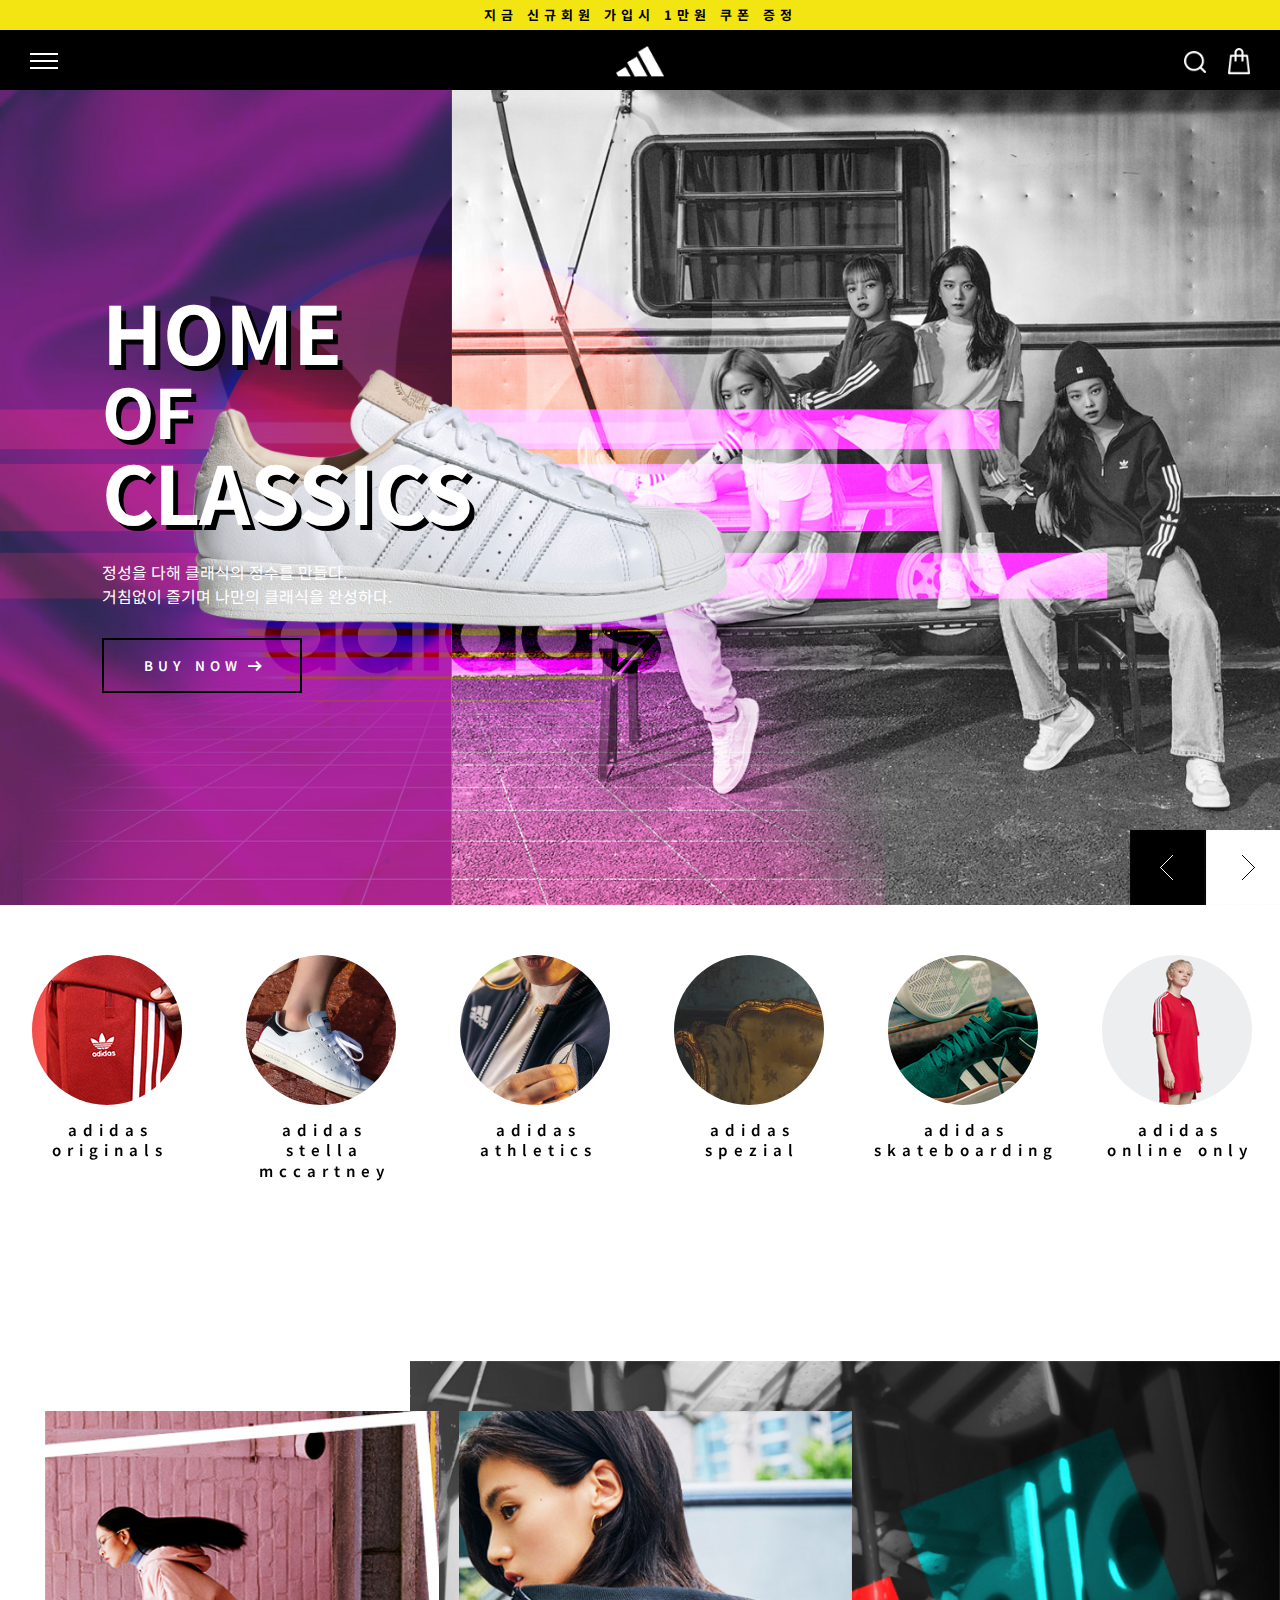
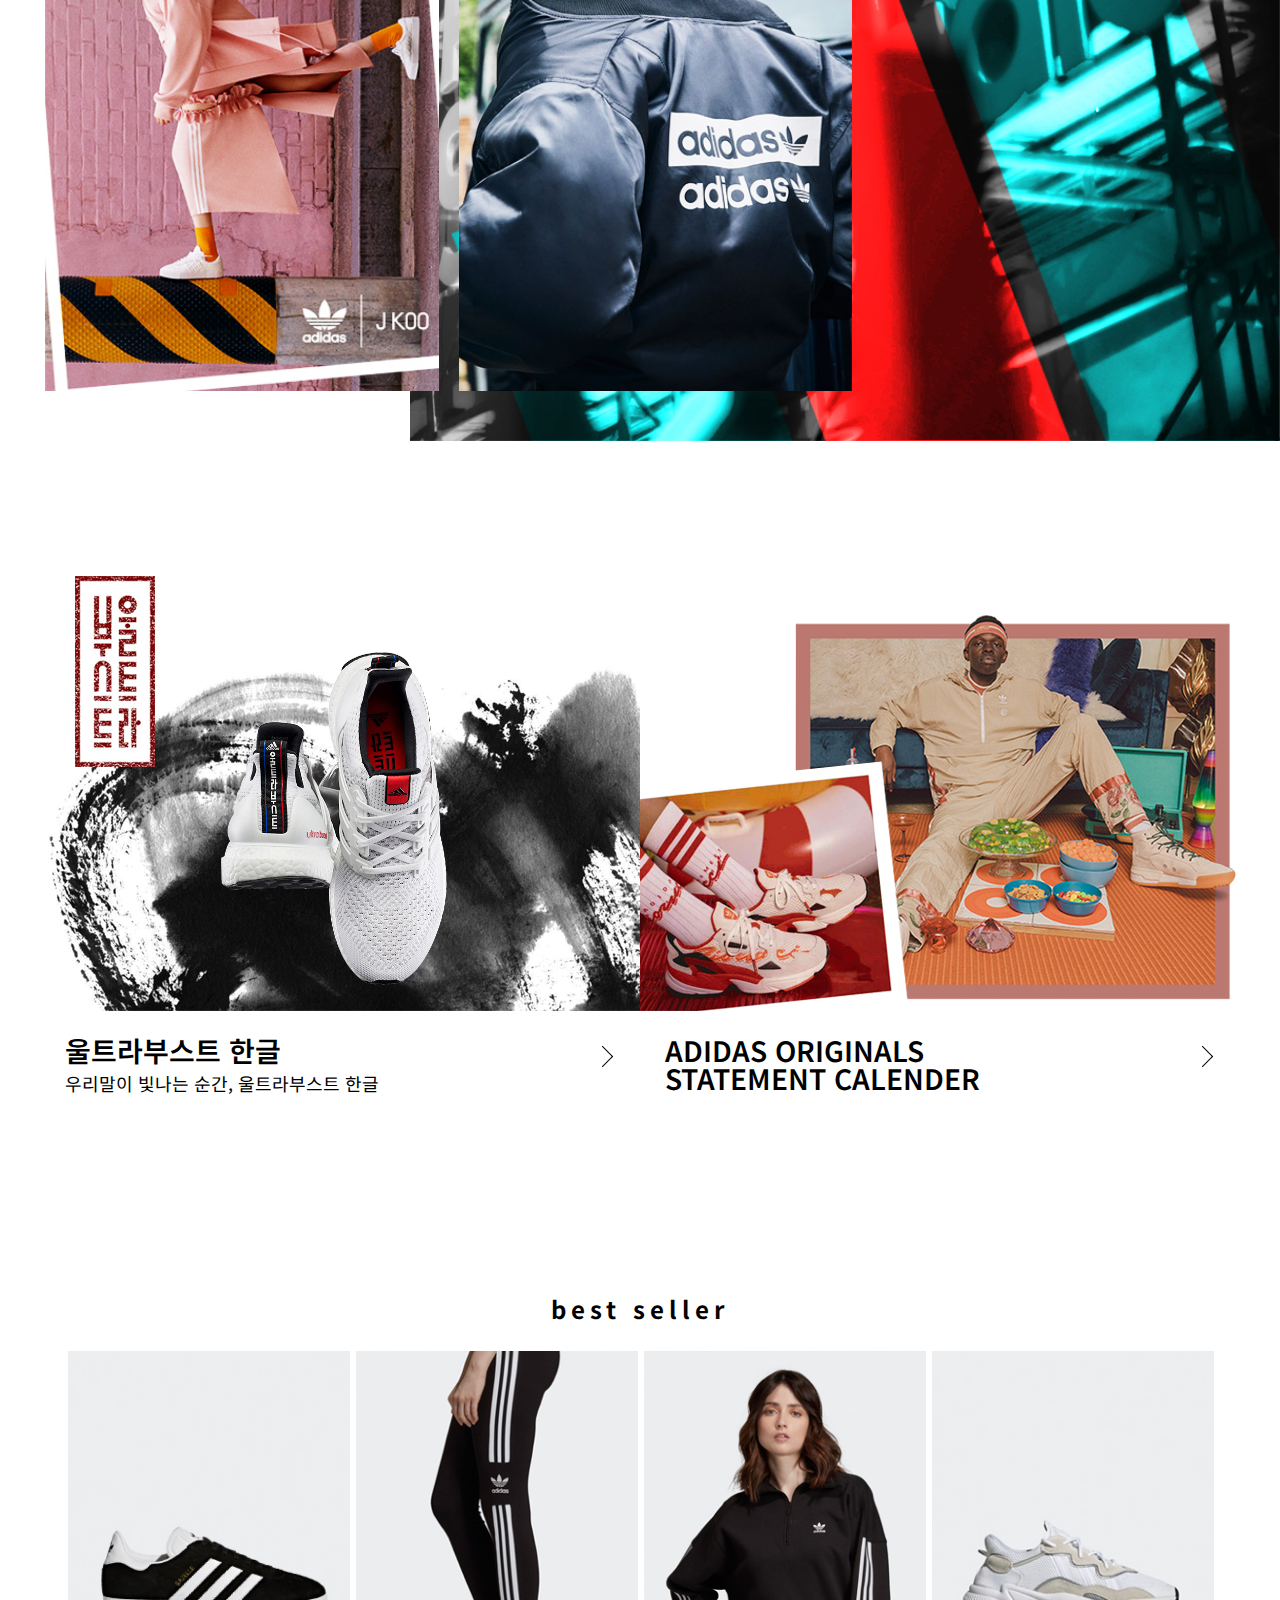
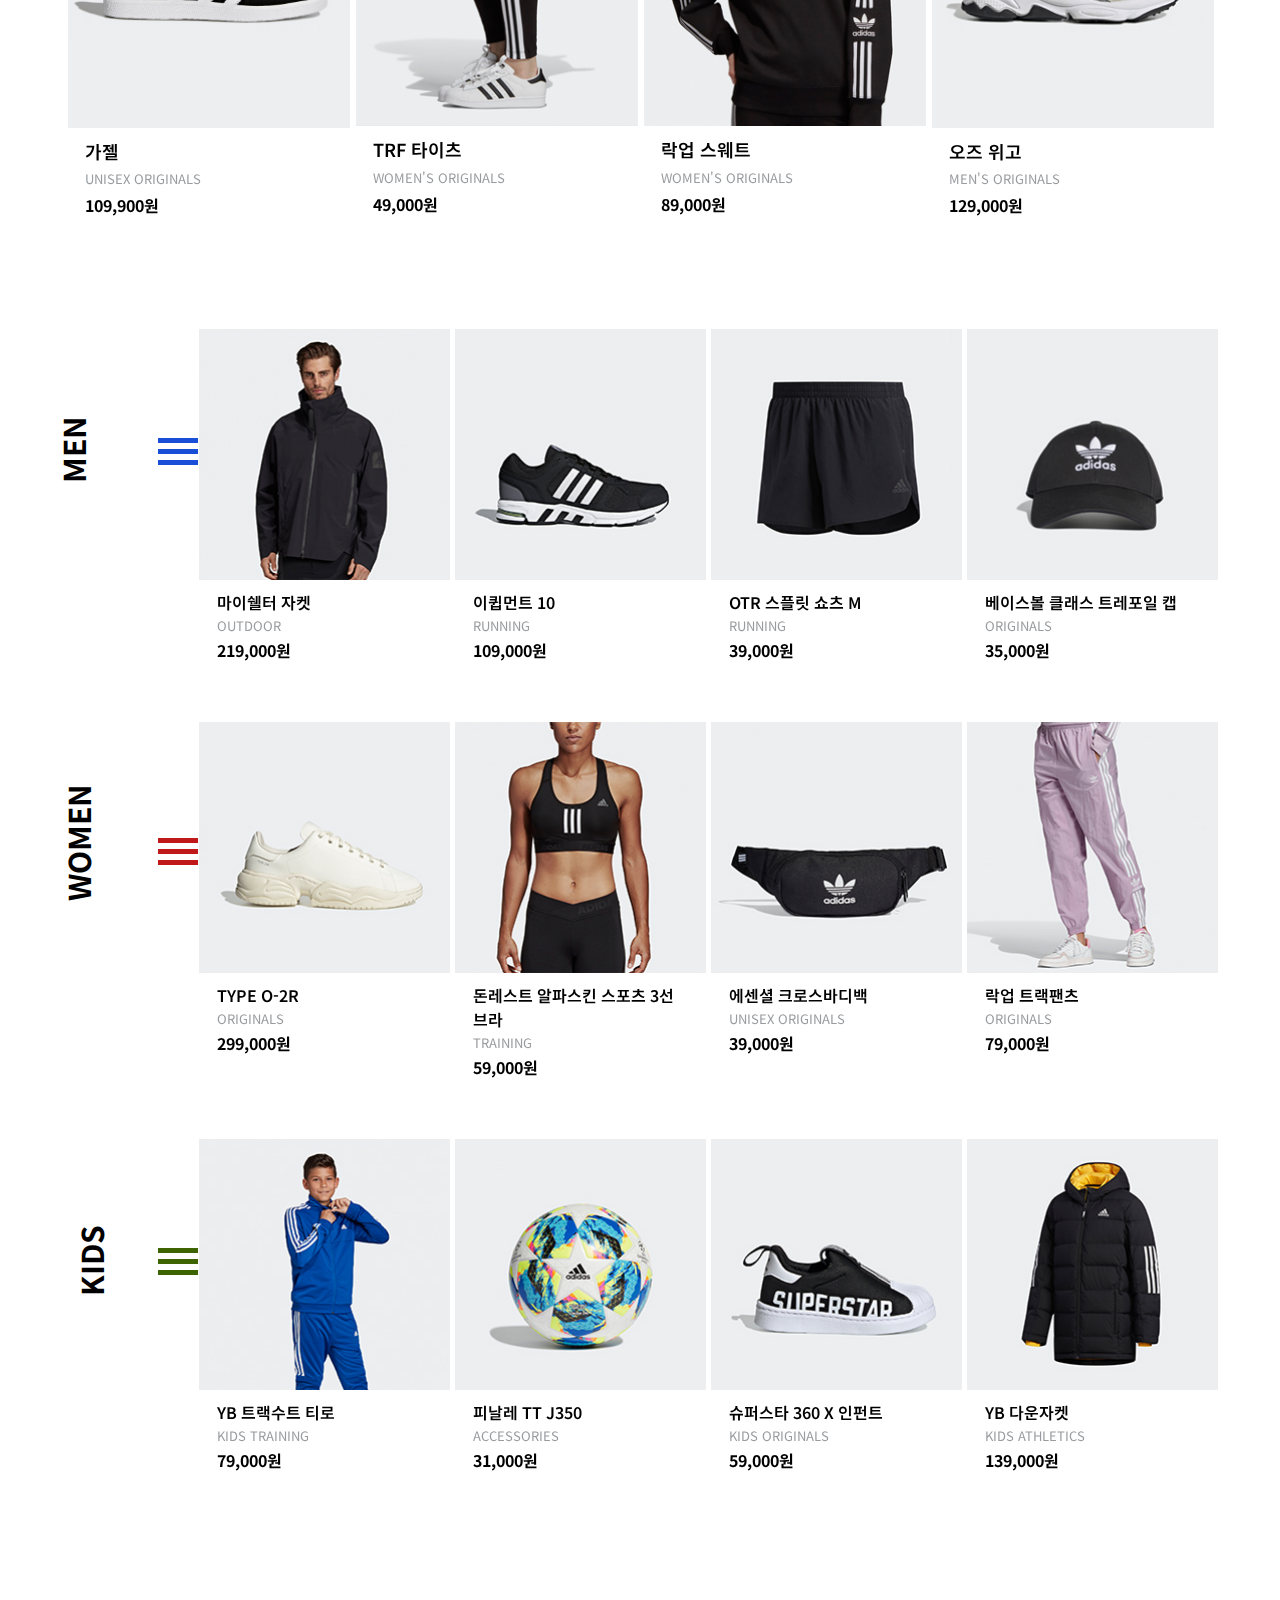
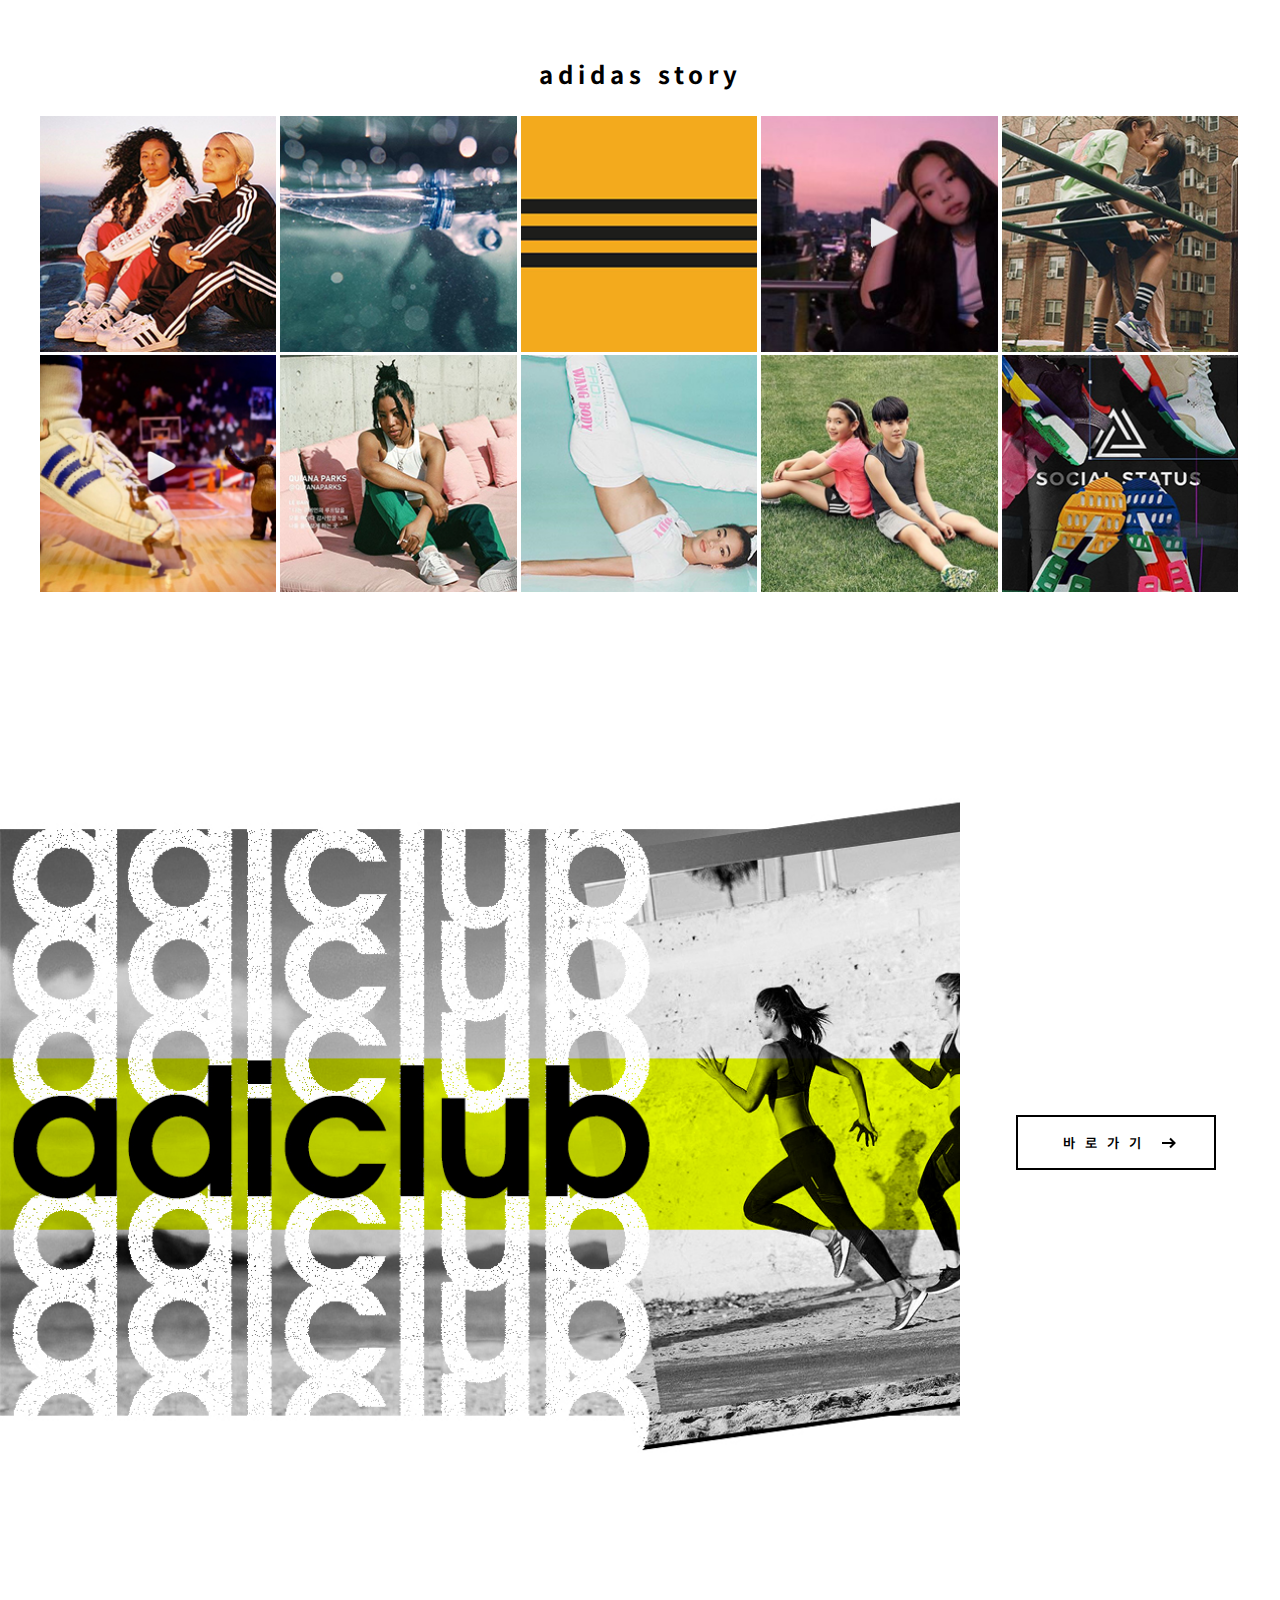
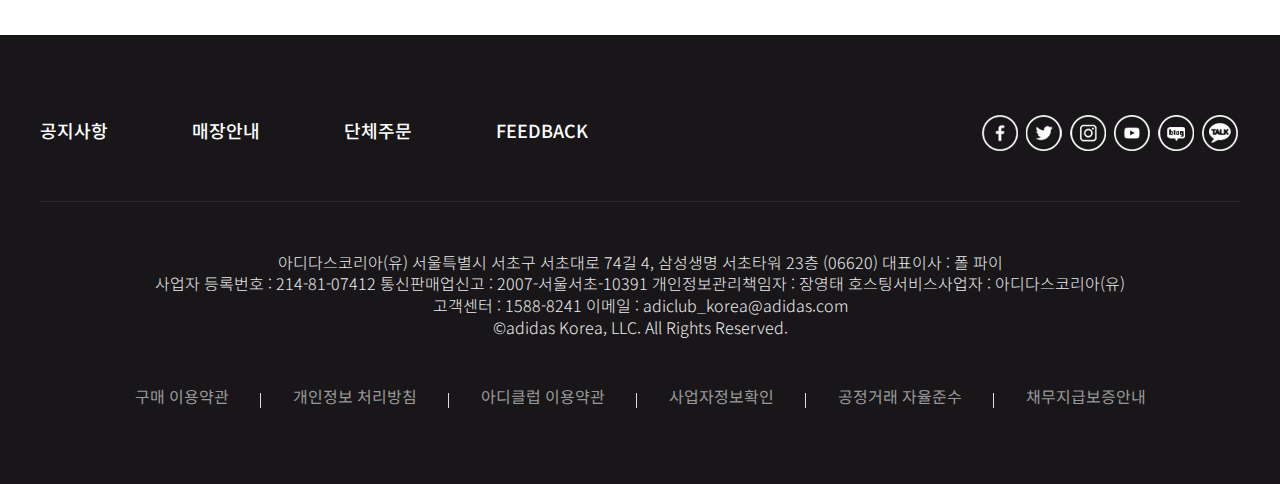
<file: adidas/index.html>
<!DOCTYPE html>
<html lang="ko">
<head>
    <meta charset="UTF-8">
    <meta http-equiv="X-UA-Compatible" content="ie=edge">
    <meta name="viewport" content="user-scalable=no, initial-scale=1.0, maximum-scale=1.0, minimum-scale=1.0, width=device-width">
    <meta name="author" content="이상미">
    <meta name="description" content="아디다스 리디자인 반응형 웹사이트입니다.">
    <meta name="keywords" content="아디다스, 스포츠웨어, 남여의류">
    <title>ADIDAS</title>
    
    <!-- CSS -->
    <link rel="stylesheet" href="css/reset.css" type="text/css">
    <link rel="stylesheet" href="css/responsible.css" type="text/css">
    <link rel="stylesheet" href="css/slick.css" type="text/css">
    
    <!--[if lt IE 9]> <script src="http://ie7-js.googlecode.com/svn/version/2.1(beta4)/IE9.js"></script> <![endif]-->
    <!--[if lt IE 8]> <script src="http://ie7-js.googlecode.com/svn/version/2.1(beta4)/IE8.js"></script> <![endif]--> 
    <!--[if lt IE 7]> <script src="http://ie7-js.googlecode.com/svn/version/2.1(beta4)/IE7.js"></script> <![endif]--> 

    <!--[if lt IE 9]> <script src="https://oss.maxcdn.com/libs/respond.js/1.3.0/respond.min.js"></script><![endif]-->
    <!--[if lt IE 9]>
    <script src="http://html5shiv.googlecode.com/svn/trunk/html5.js"></script>
    <script>
    document.createElement('header');
    document.createElement('nav');
    document.createElement('section');
    document.createElement('article');
    document.createElement('aside');
    document.createElement('footer');
    document.createElement('hgroup');
    </script>
    <![endif]-->
</head>
<body>
    <div class="ad-part">
        <p>지금 신규회원 가입시 1만원 쿠폰 증정</p>
    </div>
    <!-- //ad-part -->
    
    <header id="header">
       <div class="header">
            <div class="hamburger">
                <div></div>
                <div></div>
                <div></div>
            </div>

            <h1><a href="index.html"><img src="image/logo.png" alt="logo"></a></h1>

            <ul>
                <li><a href="#"><img src="image/search.png" alt="search"></a></li>
                <li><a href="#"><img src="image/cart.png" alt="cart"></a></li>
            </ul>
        </div>
    </header>
    <!-- //header -->
    
    <nav id="nav">
        <div class="nav">
            <ul>
                <li><a href="#">MEN</a></li>
                <li><a href="#">WOMEN</a></li>
                <li><a href="#">KIDS</a></li>
                <li><a href="#">SPORTS</a></li>
                <li><a href="#">BRANDS</a></li>
                <li><a href="#">SEOUL</a></li>
                <li><a href="#">당일배송</a></li>
            </ul>
        </div>
    </nav>
    <!-- //nav -->
    
    <section id="visual">
        <div class="slider">
            <div class="s1">
                <h2>HOME<span>OF</span>CLASSICS</h2>
                <p>정성을 다해 클래식의 정수를 만들다.<br>거침없이 즐기며 나만의 클래식을 완성하다.</p>
                <button class="button">
                    <p>BUY NOW <span></span></p>
                </button>
            </div>
            <div class="s1">
                <h2>HOME<span>OF</span>CLASSICS</h2>
                <p>정성을 다해 클래식의 정수를 만들다.<br>거침없이 즐기며 나만의 클래식을 완성하다.</p>
                <button class="button">
                    <p>BUY NOW <span></span></p>
                </button>
            </div>
            <div class="s1">
                <h2>HOME<span>OF</span>CLASSICS</h2>
                <p>정성을 다해 클래식의 정수를 만들다.<br>거침없이 즐기며 나만의 클래식을 완성하다.</p>
                <button class="button">
                    <p>BUY NOW <span></span></p>
                </button>
            </div>
        </div>
    </section>
    
    <aside id="banner">
        <div class="banner">
            <div>
                <a href="#" class="c1"></a>
                <p>adidas<span>originals</span></p>
            </div>
            <div>
                <a href="#" class="c2"></a>
                <p>adidas<span>stella mccartney</span></p>
            </div>
            <div>
                <a href="#" class="c3"></a>
                <p>adidas<span>athletics</span></p>
            </div>
            <div>
                <a href="#" class="c4"></a>
                <p>adidas<span>spezial</span></p>
            </div>
            <div>
                <a href="#" class="c5"></a>
                <p>adidas<span>skateboarding</span></p>
            </div>
            <div>
                <a href="#" class="c6"></a>
                <p>adidas<span>online only</span></p>
            </div>
        </div>
    </aside>
    
    <section id="contents">
        <section id="section1">
            <div class="sec1">
                <div class="col_bg"></div>
                <div class="container">
                    <div class="row">
                        <div class="col">
                            <div class="col1">
                                <a href="#">
                                    <p>ADIDAS J KOO<br>홀리데이 스타일링 가이드</p>
                                </a>
                            </div>
                            <div class="col2">
                                <a href="#">
                                    <p>ADIDAS WINTER<br>추울수록 스타일리쉬하게</p>
                                </a>
                            </div>
                        </div>
                    </div>
                </div>
            </div>
        </section>
        <!-- section1 -->
        
        <section id="section2">
            <div class="sec2">
                <div class="container">
                    <div class="row">
                        <div class="prom1">
                            <figure></figure>
                            <figcaption>
                                <strong>울트라부스트 한글</strong>
                                <span>우리말이 빛나는 순간, 울트라부스트 한글</span>
                                <a href="#"></a>
                            </figcaption>
                        </div>
                        <div class="prom2">
                            <figure></figure>
                            <figcaption>
                                <strong>ADIDAS ORIGINALS <span>STATEMENT CALENDER</span></strong>
                                <a href="#"></a>
                            </figcaption>
                        </div>
                    </div>
                </div>
            </div>
        </section>
        <!-- section2 -->
        
        <section id="section3">
            <div class="sec3">
                <div class="container">
                    <div class="row">
                        <h2>best seller</h2>
                        <div class="best-seller">
                            <div>
                                <div>
                                    <figure>
                                        <img src="image/main/seller_img1.jpg" alt="가젤">
                                    </figure>
                                </div>
                                <div class="infor">
                                    <a href="#">가젤</a>
                                    <span>UNISEX ORIGINALS</span>
                                    <strong>109,900원</strong>
                                </div>
                            </div>
                            <div>
                                <div>
                                    <figure>
                                        <img src="image/main/seller_img2.jpg" alt="TRF 타이츠">
                                    </figure>
                                </div>
                                <div class="infor">
                                    <a href="#">TRF 타이츠</a>
                                    <span>WOMEN'S ORIGINALS</span>
                                    <strong>49,000원</strong>
                                </div>
                            </div>
                            <div>
                                <div>
                                    <figure>
                                        <img src="image/main/seller_img3.jpg" alt="락업 스웨트">
                                    </figure>
                                </div>
                                <div class="infor">
                                    <a href="#">락업 스웨트</a>
                                    <span>WOMEN'S ORIGINALS</span>
                                    <strong>89,000원</strong>
                                </div>
                            </div>
                            <div>
                                <div>
                                    <figure>
                                        <img src="image/main/seller_img4.jpg" alt="오즈 위고">
                                    </figure>
                                </div>
                                <div class="infor">
                                    <a href="#">오즈 위고</a>
                                    <span>MEN'S ORIGINALS</span>
                                    <strong>129,000원</strong>
                                </div>
                            </div>
                            <div>
                                <div>
                                    <figure>
                                        <img src="image/main/seller_img1.jpg" alt="가젤">
                                    </figure>
                                </div>
                                <div class="infor">
                                    <a href="#">가젤</a>
                                    <span>UNISEX ORIGINALS</span>
                                    <strong>109,900원</strong>
                                </div>
                            </div>
                            <div>
                                <div>
                                    <figure>
                                        <img src="image/main/seller_img2.jpg" alt="TRF 타이츠">
                                    </figure>
                                </div>
                                <div class="infor">
                                    <a href="#">TRF 타이츠</a>
                                    <span>WOMEN'S ORIGINALS</span>
                                    <strong>49,000원</strong>
                                </div>
                            </div>
                            <div>
                                <div>
                                    <figure>
                                        <img src="image/main/seller_img3.jpg" alt="락업 스웨트">
                                    </figure>
                                </div>
                                <div class="infor">
                                    <a href="#">락업 스웨트</a>
                                    <span>WOMEN'S ORIGINALS</span>
                                    <strong>89,000원</strong>
                                </div>
                            </div>
                            <div>
                                <div>
                                    <figure>
                                        <img src="image/main/seller_img4.jpg" alt="오즈 위고">
                                    </figure>
                                </div>
                                <div class="infor">
                                    <a href="#">오즈 위고</a>
                                    <span>MEN'S ORIGINALS</span>
                                    <strong>129,000원</strong>
                                </div>
                            </div>
                        </div>
                        
                        <div class="men">
                            <h3>MEN</h3>
                            <div class="line">
                                <span></span>
                                <span></span>
                                <span></span>
                            </div>
                            
                            <div class="men-slider">
                                <div>
                                    <div>
                                        <figure>
                                            <img src="image/main/men_slider1.jpg" alt="마이쉘터 자켓">
                                        </figure>
                                    </div>
                                    <div class="infor">
                                        <a href="#">마이쉘터 자켓</a>
                                        <span>OUTDOOR</span>
                                        <strong>219,000원</strong>
                                    </div>
                                </div>
                                <div>
                                    <div>
                                        <figure>
                                            <img src="image/main/men_slider2.jpg" alt="이큅먼트 10">
                                        </figure>
                                    </div>
                                    <div class="infor">
                                        <a href="#">이큅먼트 10</a>
                                        <span>RUNNING</span>
                                        <strong>109,000원</strong>
                                    </div>
                                </div>
                                <div>
                                    <div>
                                        <figure>
                                            <img src="image/main/men_slider3.jpg" alt="OTR 스플릿 쇼츠 M">
                                        </figure>
                                    </div>
                                    <div class="infor">
                                        <a href="#">OTR 스플릿 쇼츠 M</a>
                                        <span>RUNNING</span>
                                        <strong>39,000원</strong>
                                    </div>
                                </div>
                                <div>
                                    <div>
                                        <figure>
                                            <img src="image/main/men_slider4.jpg" alt="베이스볼 클래스 트레포일 캡">
                                        </figure>
                                    </div>
                                    <div class="infor">
                                        <a href="#">베이스볼 클래스 트레포일 캡</a>
                                        <span>ORIGINALS</span>
                                        <strong>35,000원</strong>
                                    </div>
                                </div>
                            </div>
                        </div>
                        <div class="women">
                            <h3>WOMEN</h3>
                            <div class="line">
                                <span></span>
                                <span></span>
                                <span></span>
                            </div>
                            
                            <div class="women-slider">
                                <div>
                                    <div>
                                        <figure>
                                            <img src="image/main/women_slider1.jpg" alt="TYPE O-2R">
                                        </figure>
                                    </div>
                                    <div class="infor">
                                        <a href="#">TYPE O-2R</a>
                                        <span>ORIGINALS</span>
                                        <strong>299,000원</strong>
                                    </div>
                                </div>
                                <div>
                                    <div>
                                        <figure>
                                            <img src="image/main/women_slider2.jpg" alt="돈레스트 알파스킨 스포츠 3선 브라">
                                        </figure>
                                    </div>
                                    <div class="infor">
                                        <a href="#">돈레스트 알파스킨 스포츠 3선 브라</a>
                                        <span>TRAINING</span>
                                        <strong>59,000원</strong>
                                    </div>
                                </div>
                                <div>
                                    <div>
                                        <figure>
                                            <img src="image/main/women_slider3.jpg" alt="에센셜 크로스바디백">
                                        </figure>
                                    </div>
                                    <div class="infor">
                                        <a href="#">에센셜 크로스바디백</a>
                                        <span>UNISEX ORIGINALS</span>
                                        <strong>39,000원</strong>
                                    </div>
                                </div>
                                <div>
                                    <div>
                                        <figure>
                                            <img src="image/main/women_slider4.jpg" alt="락업 트랙팬츠">
                                        </figure>
                                    </div>
                                    <div class="infor">
                                        <a href="#">락업 트랙팬츠</a>
                                        <span>ORIGINALS</span>
                                        <strong>79,000원</strong>
                                    </div>
                                </div>
                            </div>
                        </div>
                        <div class="kids">
                            <h3>KIDS</h3>
                            <div class="line">
                                <span></span>
                                <span></span>
                                <span></span>
                            </div>
                            
                            <div class="kids-slider">
                                <div>
                                    <div>
                                        <figure>
                                            <img src="image/main/kids_slider1.jpg" alt="YB 트랙수트 티로">
                                        </figure>
                                    </div>
                                    <div class="infor">
                                        <a href="#">YB 트랙수트 티로</a>
                                        <span>KIDS TRAINING</span>
                                        <strong>79,000원</strong>
                                    </div>
                                </div>
                                <div>
                                    <div>
                                        <figure>
                                            <img src="image/main/kids_slider2.jpg" alt="피날레 TT J350">
                                        </figure>
                                    </div>
                                    <div class="infor">
                                        <a href="#">피날레 TT J350</a>
                                        <span>ACCESSORIES</span>
                                        <strong>31,000원</strong>
                                    </div>
                                </div>
                                <div>
                                    <div>
                                        <figure>
                                            <img src="image/main/kids_slider3.jpg" alt="슈퍼스타 360 X 인펀트">
                                        </figure>
                                    </div>
                                    <div class="infor">
                                        <a href="#">슈퍼스타 360 X 인펀트</a>
                                        <span>KIDS ORIGINALS</span>
                                        <strong>59,000원</strong>
                                    </div>
                                </div>
                                <div>
                                    <div>
                                        <figure>
                                            <img src="image/main/kids_slider4.jpg" alt="YB 다운자켓">
                                        </figure>
                                    </div>
                                    <div class="infor">
                                        <a href="#">YB 다운자켓</a>
                                        <span>KIDS ATHLETICS</span>
                                        <strong>139,000원</strong>
                                    </div>
                                </div>
                            </div>
                        </div>
                    </div>
                </div>
            </div>
        </section>
        <!-- //section3 -->
        
        <section id="section4">
            <div class="sec4">
                <div class="container">
                    <div class="row">
                        <h2>adidas story</h2>
                        <a href="#"><img src="image/main/sns_img1.jpg" alt="sns_img1"></a>
                        <a href="#"><img src="image/main/sns_img2.jpg" alt="sns_img2"></a>
                        <a href="#"><img src="image/main/sns_img3.jpg" alt="sns_img3"></a>
                        <a href="#"><img src="image/main/sns_img4.jpg" alt="sns_img4"></a>
                        <a href="#"><img src="image/main/sns_img5.jpg" alt="sns_img5"></a>
                        <a href="#"><img src="image/main/sns_img6.jpg" alt="sns_img6"></a>
                        <a href="#"><img src="image/main/sns_img7.jpg" alt="sns_img7"></a>
                        <a href="#"><img src="image/main/sns_img8.jpg" alt="sns_img8"></a>
                        <a href="#"><img src="image/main/sns_img9.jpg" alt="sns_img9"></a>
                        <a href="#"><img src="image/main/sns_img10.jpg" alt="sns_img10"></a>
                    </div>
                </div>
            </div>
        </section>
        <!-- //section4 -->
        
        <section id="section5">
            <div class="sec5">
                <div class="adi_bg"></div>
                <button class="button">
                    <p>바로가기 <span></span></p>
                </button>
            </div>
        </section>
        <!-- //section5 -->
    </section>
    <!-- //contents -->
    
    <footer id="footer">
        <div class="footer">
            <div class="container">
                <div class="row">
                    <div class="footer_top">
                        <ul class="f_menu">
                            <li>
                                <a href="#">공지사항</a>
                            </li>
                            <li>
                                <a href="#">매장안내</a>
                            </li>
                            <li>
                                <a href="#">단체주문</a>
                            </li>
                            <li>
                                <a href="#">FEEDBACK</a>
                            </li>
                        </ul>
                        <ul class="sns">
                            <li>
                                <a href="#"><img src="image/facebook.png" alt="facebook"></a>
                                <a href="#"><img src="image/twitter.png" alt="twitter"></a>
                                <a href="#"><img src="image/instagram.png" alt="instagram"></a>
                                <a href="#"><img src="image/youtube.png" alt="youtube"></a>
                                <a href="#"><img src="image/blog.png" alt="blog"></a>
                                <a href="#"><img src="image/kakaotalk.png" alt="kakaotalk"></a>
                            </li>
                        </ul>
                    </div>
                    <div class="footer_btm">
                        <address>
                            <p>아디다스코리아(유) 서울특별시 서초구 서초대로 74길 4, 삼성생명 서초타워 23층 (06620)    대표이사 : 폴 파이<br>사업자 등록번호 : 214-81-07412 통신판매업신고 : 2007-서울서초-10391 개인정보관리책임자 : 장영태    호스팅서비스사업자 : 아디다스코리아(유)<br>고객센터 : 1588-8241    이메일 : adiclub_korea@adidas.com</p>
                            <p>©adidas Korea, LLC. All Rights Reserved.</p>
                        </address>
                       <ul>
                           <li>
                               <a href="#">구매 이용약관</a>
                               <a href="#">개인정보 처리방침</a>
                               <a href="#">아디클럽 이용약관</a>
                               <a href="#">사업자정보확인</a>
                               <a href="#">공정거래 자율준수</a>
                               <a href="#">채무지급보증안내</a>
                           </li>
                       </ul>
                    </div>  
                </div>
            </div>
        </div>
    </footer>
    
    <!-- script -->
	<script src="js/jquery.min_1.12.4.js"></script>
	<script src="js/slick.min.js"></script>
	<script>
        (function($){
            // a[#] click
            $(document).on('click','a[href="#"]', function(e){
                e.preventDefault();
            });
            
            // 메뉴
            $(".hamburger").click(function(){
                $(this).toggleClass("active");

                $("#nav").toggleClass("on");
                if($("#nav").hasClass("on")){
                    $("#nav").animate({left: 0});
                } else {
                    $("#nav").animate({left: -300});
                }
            });
            
            // 비주얼 슬라이드
            $('.slider').slick({
				infinite : true,
				slidesToShow : 1,
				slidesToScroll : 1,
				autoplay : true,
				autoplaySpeed : 5000,
				pauseOnHover : true,
			});
            
            // 배너 슬라이드
            $('.banner').slick({
                slidesToShow : 6,
                autoplay : true,
				autoplaySpeed : 8000,
                arrows: false,
                
                responsive: [{  
					breakpoint: 1200, 
					settings: {
						slidesToShow: 5,
                        slidesToScroll : 1,
					}
				},
				{ 
					breakpoint: 960,
					settings: {
                        slidesToShow: 4,
					} 
				},
                { 
					breakpoint: 700,
					settings: {
                        slidesToShow: 3,
					} 
				},
                { 
					breakpoint: 480,
					settings: {
                        slidesToShow: 2,
					} 
				}]
			});
            
            // 베스트 셀러 슬라이드
            $('.best-seller').slick({
				slidesToShow : 4,
				slidesToScroll : 1,
				autoplay : true,
				autoplaySpeed : 5000,
				pauseOnHover : true,
                responsive: [{  
                    breakpoint: 980, 
                    settings: {
                        slidesToShow: 3,
                    }
                },
                {
                    breakpoint: 680, 
                    settings: {
                        slidesToShow: 2,
                        arrows: false,
                    }
                },
                {
                    breakpoint: 380, 
                    settings: {
                        slidesToShow: 1,
                        arrows: false,
                    }
                }]
			});
            
            // 남자 의류 슬라이드
            $('.men-slider').slick({
				slidesToShow : 4,
				slidesToScroll : 1,
				autoplay : true,
				autoplaySpeed : 5000,
				pauseOnHover : true,
                arrows: false,
                responsive: [{  
					breakpoint: 980, 
					settings: {
						slidesToShow: 3,
					}
				},
				{
                    breakpoint: 680, 
					settings: {
						slidesToShow: 2,
					}
                },
                {
                    breakpoint: 380, 
					settings: {
						slidesToShow: 1,
					}
				}]
			});
            
            // 여자 의류 슬라이드
            $('.women-slider').slick({
				slidesToShow : 4,
				slidesToScroll : 1,
				autoplay : true,
				autoplaySpeed : 5000,
				pauseOnHover : true,
                arrows: false,
                responsive: [{  
					breakpoint: 980, 
					settings: {
						slidesToShow: 3,
					}
				},
				{
                    breakpoint: 680, 
					settings: {
						slidesToShow: 2,
					}
                },
                {
                    breakpoint: 380, 
					settings: {
						slidesToShow: 1,
					}
				}]
			});
            
            // 아동 의류 슬라이드
            $('.kids-slider').slick({
				slidesToShow : 4,
				slidesToScroll : 1,
				autoplay : true,
				autoplaySpeed : 5000,
				pauseOnHover : true,
                arrows: false,
                responsive: [{  
					breakpoint: 980, 
					settings: {
						slidesToShow: 3,
					}
				},
				{
                    breakpoint: 680, 
					settings: {
						slidesToShow: 2,
					}
                },
                {
                    breakpoint: 380, 
					settings: {
						slidesToShow: 1,
					}
				}]
			});
        })(jQuery); 
    </script>
</body>
</html>
</file>
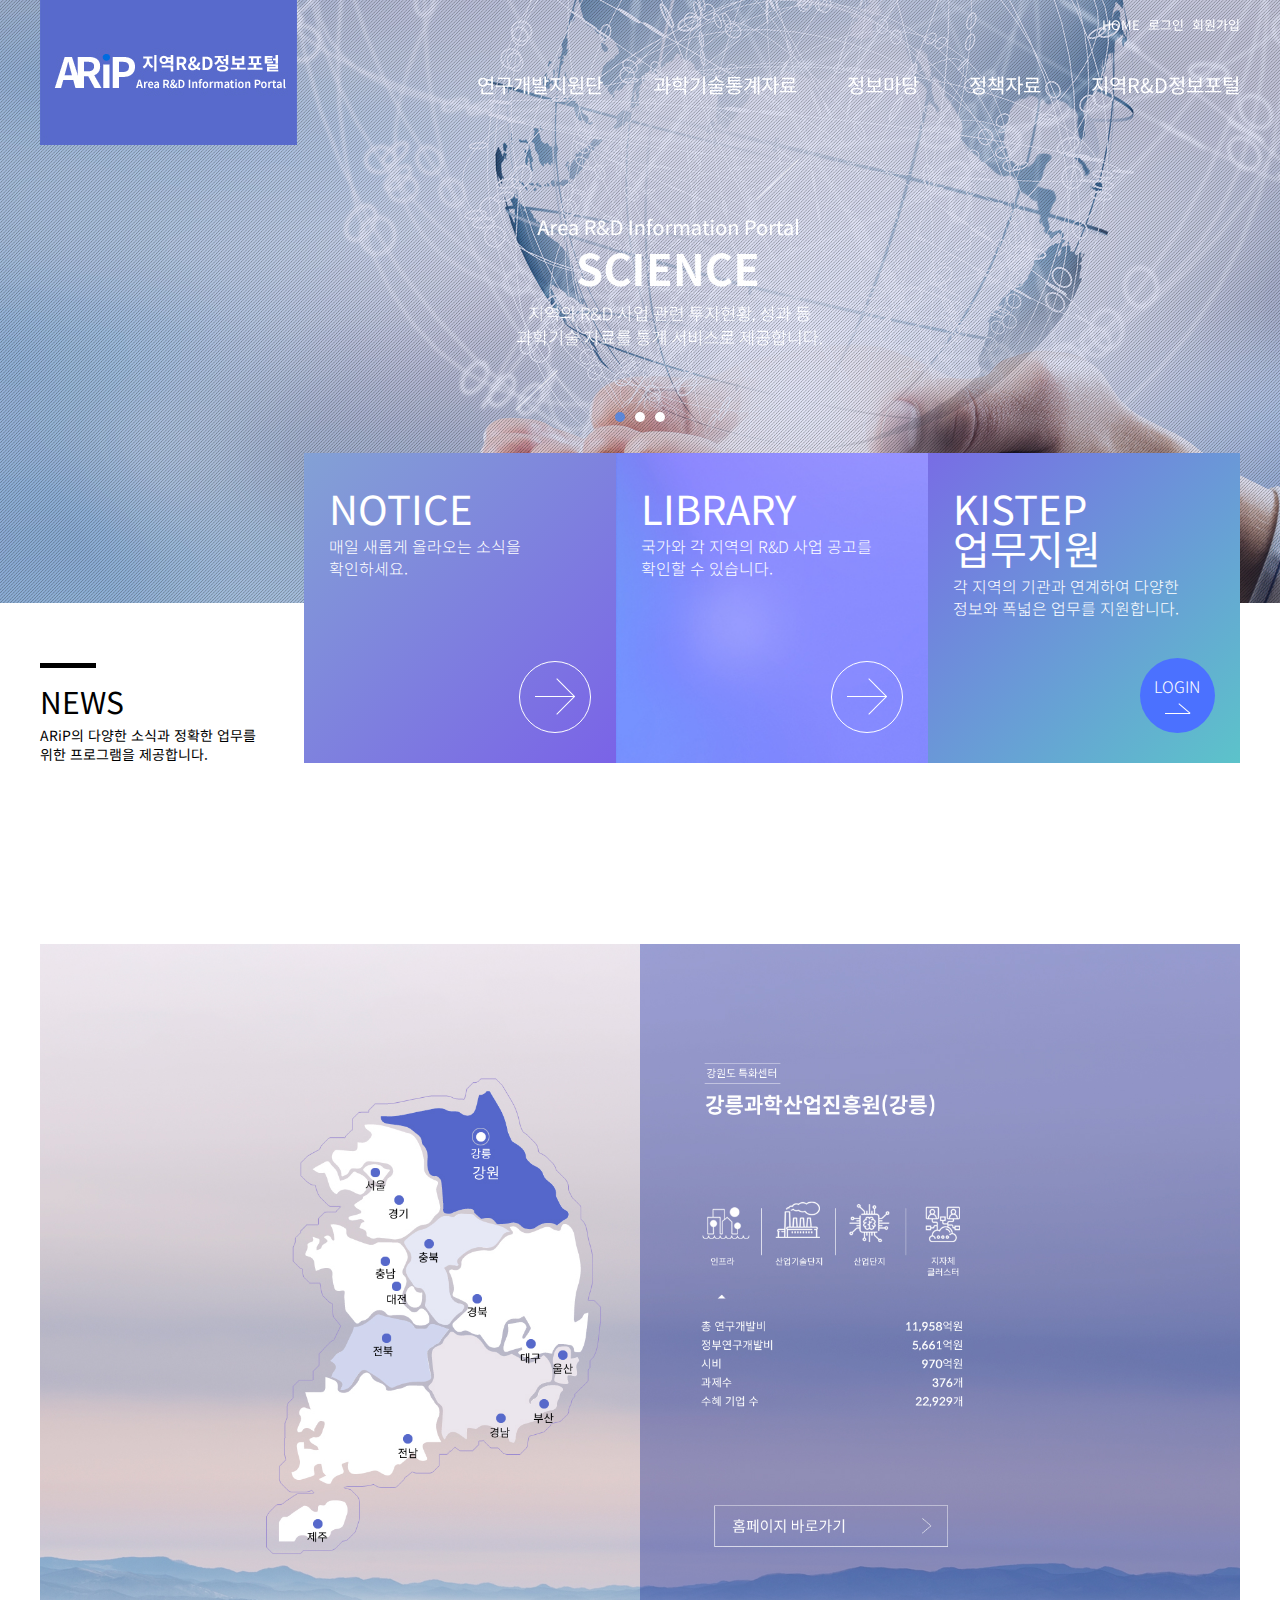
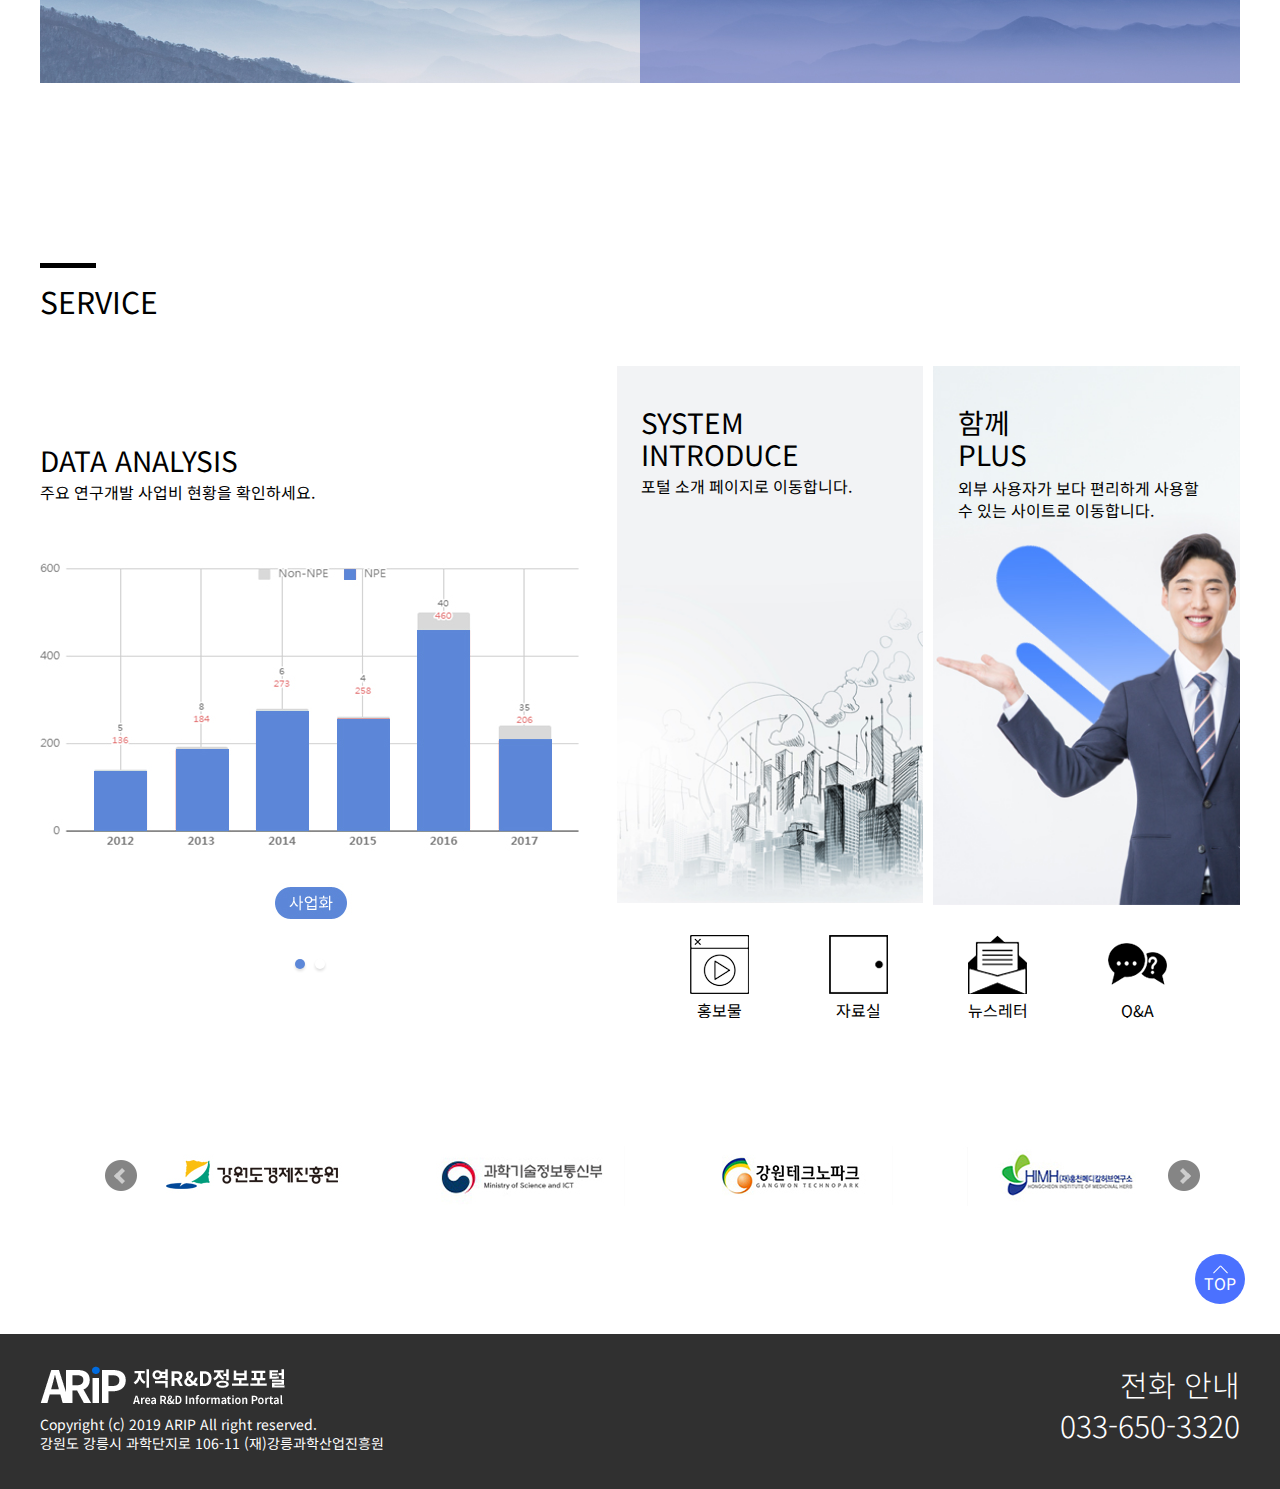
<file: arip/index.html>
<!DOCTYPE html>
<html lang="ko">
	<head>
		<meta charset="utf-8">
		<meta http-equiv="Content-Type" content="text/html; charset=utf-8" />
		<meta name="viewport" content="width=device-width, initial-scale=1.0, maximum-scale=1.0, minimum-scale=1.0, user-scalable=no" />
		<meta name="format-detection" content="telephone=no">
		<meta name="author" content="이상미">
        <meta name="description" content="ARIP 리디자인 반응형 웹사이트입니다.">
        <meta name="keywords" content="ARIP, 강릉과학산업진흥원">
		<title>ARIP</title>
		
		<link rel="stylesheet" type="text/css" href="css/reset.css"/>
		<link rel="stylesheet" type="text/css" href="css/nav.css">
		<link rel="stylesheet" type="text/css" href="css/jquery.bxslider.css"/>
		<link rel="stylesheet" type="text/css" href="css/responsible.css"/>

		<script src="js/jquery.min_1.12.4.js"></script>
		<script src="js/jquery.slicknav.js"></script>

		<!--[if lt IE 9]><script src="http://html5shiv.googlecode.com/svn/trunk/html5.js"></script><![endif]-->
		<!--[if lt IE 9]> <script src="http://ie7-js.googlecode.com/svn/version/2.1(beta4)/IE9.js"></script> <![endif]-->
		<!--[if lt IE 9]> <script src="https://oss.maxcdn.com/libs/respond.js/1.3.0/respond.min.js"></script><![endif]-->
		<!--[if lt IE 9]>
		<script src="http://html5shiv.googlecode.com/svn/trunk/html5.js"></script>
		<script>
		document.createElement('header');
		document.createElement('nav');
		document.createElement('section');
		document.createElement('article');
		document.createElement('aside');
		document.createElement('footer');
		document.createElement('hgroup');
		</script>
		<![endif]-->
		<script>
		    $(document).ready(function(){
			   $('#menu').slicknav();

			   $(window).on("scroll", function() {
					if($(window).scrollTop() > 300) {
						$("header").addClass("active");
					} else {
					    $("header").removeClass("active");
					}
				});

			});
	    </script>
	</head>
 <body>
    <!--header(s)-->
    <header>
		<!-- nav -->
		<nav class="nav">
			<div class="inner">
				<h1><a href="index.html"><img src="image/logo.jpg" alt="logo"></a></h1>

			<!--topsection(s)-->
			<div class="topsection">
				<ul>
					<li><a href="#">HOME</a></li>
					<li><a href="#" data-remodal-target="modal_login">로그인</a></li>
					<li><a href="#" data-remodal-target="modal_register">회원가입</a></li>
				</ul>
			</div>
			<!--//topsection(e)-->

				<ul class="nav-list" id="menu">
					<li class="in_menu01"><a href="#">연구개발지원단</a>
						<ul>
								<li><a href="#">전국연구개발지원단</a></li>
						</ul>
					</li>
					<li class="in_menu02"><a href="#">과학기술통계자료</a>
						<ul>
							<li><a href="#">국가 R&#38;D</a></li>
							<li><a href="#">지역 R&#38;D</a></li>
						</ul>
					</li>
					<li class="in_menu03"><a href="#">정보마당</a>
						<ul>
							<li><a href="#">연지단 성과물</a></li>
							<li><a href="#">연지단우수성과 연구개발지원단</a></li>
							<li><a href="#">홍보물 연구개발지원단</a></li>	
							<li><a href="#">뉴스레터</a></li>	
						</ul>
					</li>
					<li class="in_menu04"><a href="#">정책자료</a>
					    <ul>
							<li><a href="#">연구개발지원단 정책자료</a></li>
							<li><a href="#">이슈페이퍼</a></li>
							<li><a href="#">키스텝 정책자료</a></li>	
							<li><a href="#">정부부처 정책자료</a></li>	
						</ul>
					</li>
					<li class="in_menu05"><a href="#">지역R&#38;D정보포털</a>
					    <ul>
							<li><a href="#">시스템 소개</a></li>
							<li><a href="#">공지사항</a></li>	
							<li><a href="#">Q&#38;A</a></li>	
						</ul>
					</li>
				</ul>
			</div>
			<div id="smenu_bar"></div>
		</nav>
		<!-- //nav -->
		
		<!-- mobile_menu -->
		<div id="mobile_menu">
			<h1><a href="index.html"><img src="image/mobile_logo.png" alt="logo"></a></h1>
		</div>
		<!-- //mobile_menu -->
	</header>
	<!--header(e)-->
	
	<!--pc_visual(s)-->
	<div class="pc_visual">
		<ul class="main_slide">
			<li><img src="image/main/pc_visual1.jpg" alt="비주얼 이미지1"></li>
			<li><img src="image/main/pc_visual2.jpg" alt="비주얼 이미지2"></li>
			<li><img src="image/main/pc_visual3.jpg" alt="비주얼 이미지3"></li>
		</ul>
	</div>
	<!--pc_visual(e)-->

	<!--mobile_visual(s)-->
	<div class="mobile_visual">
		<ul class="mvisual">
			<li><img src="image/main/mvisual1.jpg" alt="모바일 비주얼 이미지1"></li>
			<li><img src="image/main/mvisual2.jpg" alt="모바일 비주얼 이미지2"></li>
			<li><img src="image/main/mvisual3.jpg" alt="모바일 비주얼 이미지3"></li>
		</ul>
	</div>
	<!--pc_visual(e)-->

	<!--news-->
	<div class="news">
		<div class="inner">
			<div class="news_title" data-aos="fade-up" data-aos-duration="1000">
				<h2><span></span>NEWS</h2>
				<p>ARiP의 다양한 소식과 정확한 업무를 <br>위한 프로그램을 제공합니다.</p>
			</div>
			<div class="news_box">
				<div class="box1">
                    <h3>NOTICE</h3>
                    <p>매일 새롭게 올라오는 소식을 <br>확인하세요.</p>
                    <a href="#"><span></span></a>
				</div>
				<div class="box2">
                    <h3>LIBRARY</h3>
                    <p>국가와 각 지역의 R&#38;D 사업 공고를 <br>확인할 수 있습니다.</p>
                    <a href="#"><span></span></a>
				</div>
				<div class="box3">
                    <h3>KISTEP <br>업무지원</h3>
                    <p>각 지역의 기관과 연계하여 다양한 정보와 폭넓은 업무를 지원합니다.</p>
                    <a href="#" class="kistep">LOGIN<span></span></a>
				</div>
			</div>
		</div>
	</div>
	<!--//news-->

	<!--content(s)-->
	<div class="content">
		<div class="inner">

			<!--map-->
			<div class="map">
				<img src="image/main/map.jpg" alt="map">
			</div>
			<div class="mobile_map">
				<img src="image/main/mobile_map.jpg" alt="mobile map">
			</div>
			<!--//map-->

			<!--service(s)-->
			<div class="service">
				<h2 data-aos="fade-up" data-aos-duration="1000"><span></span>SERVICE</h2>
				<div class="leftbox">
					<div>
						<h3>DATA ANALYSIS</h3>
						<p>주요 연구개발 사업비 현황을 확인하세요.</p>
						<ul class="data_slide">
							<li><img src="image/main/data.jpg" alt="그래프"></li>
							<li><img src="image/main/data.jpg" alt="그래프"></li>
						</ul>
					</div>
				</div>
				<div class="rightbox">
                    <div class="system">
                        <figure>
                            <div class="picture">
                                <img src="image/main/systembox.jpg" alt="소개 이미지">
                            </div>
                            <figcaption>
                                <h3>SYSTEM<br>INTRODUCE</h3>
                                <p>포털 소개 페이지로 이동합니다.</p>
                            </figcaption>
                        </figure>
                    </div>
                    <div class="plus">
                        <figure>
                            <div class="picture">
                                <img src="image/main/plusbox.jpg" alt="함께 이미지">
                            </div>
                            <figcaption>
                                <h3>함께<br>PLUS</h3>
                                <p>외부 사용자가 보다 편리하게 사용할 수 있는 사이트로 이동합니다.</p>
                            </figcaption>
                        </figure>
                    </div>
					<div class="icon">
						<ul>
							<li>
								<a href="#"><img src="image/main/icon1.png" alt="아이콘"></a>
								<p>홍보물</p>
							</li>
							<li>
								<a href="#"><img src="image/main/icon2.png" alt="아이콘"></a>
								<p>자료실</p>
							</li>
							<li>
								<a href="#"><img src="image/main/icon3.png" alt="아이콘"></a>
								<p>뉴스레터</p>
							</li>
							<li>
								<a href="#"><img src="image/main/icon4.png" alt="아이콘"></a>
								<p>Q&#38;A</p>
							</li>
						</ul>
					</div>
				</div>
			</div>
			<!--service(e)-->
		</div>
	</div>
	<!--content(e)-->

	<!--banner-->
	<div class="banner">
		<div class="inner">
			<ul class="banner_slide">
				<li class="slide"><a href="#"><img src="image/banner1.jpg" alt="배너 아이콘"></a></li>
				<li class="slide"><a href="#"><img src="image/banner2.jpg" alt="배너 아이콘"></a></li>
				<li class="slide"><a href="#"><img src="image/banner3.jpg" alt="배너 아이콘"></a></li>
				<li class="slide"><a href="#"><img src="image/banner4.jpg" alt="배너 아이콘"></a></li>
			</ul>
		</div>
	</div>
	<!--//banner-->

    <a href="#" id="scrollTop"><span></span>TOP</a>

	<!--footer(s)-->
	<footer>
		<div class="inner">
			<div>
				<h1><a href="#"><img src="image/footer_logo.png" alt="푸터 로고"></a></h1>
				<p>Copyright (c) 2019 ARIP All right reserved.<br>강원도 강릉시 과학단지로 106-11 (재)강릉과학산업진흥원</p>
			</div>
			<h2>전화 안내 <br>033-650-3320</h2>
		</div>
	</footer>
	<!--footer(e)-->

	<script src="js/jquery.bxslider.js"></script>
	<script>
	$(function(){
		// 대메뉴에서 특정 버튼에 마우스온할때
		$("#menu > li > a").mouseover(function(){
			$('#menu > li > ul').slideDown('fast');
			$("#smenu_bar").slideDown();
		});

		// 메뉴에서 마우스가 빠져나가면 메뉴를 닫는다
		$(".nav").mouseleave(function(){
			$('#menu > li > ul').fadeOut('fast');
			$('#smenu_bar').fadeOut('fast');
		});

		//메인 bx슬라이드
		 $('.main_slide').bxSlider({
			  auto: true,
			  autoControls: false,
              responsive: true,
		});

		//모바일 bx슬라이드
		$(".mvisual").bxSlider({
			  auto: true,
			  autoControls: false,
              responsive: true,
		});

		//그래프 bx슬라이드
		 $('.data_slide').bxSlider({
			  auto: true,
			  autoControls: false,
			  pause: 4000,
              responsive: true,
		});

		//배너 슬라이드
		$('.banner_slide').bxSlider({
            slideWidth: 250,
            minSlides: 2,
            maxSlides: 4,
            moveSlides: 1,
            responsive: true,
		});

		//스크롤탑
		$("#scrollTop").on("click",function(){
			$("html,body").animate({
				scrollTop : 0
			},600);
			return false;
		});	
	});
	</script>
 </body>
 </html>
</file>
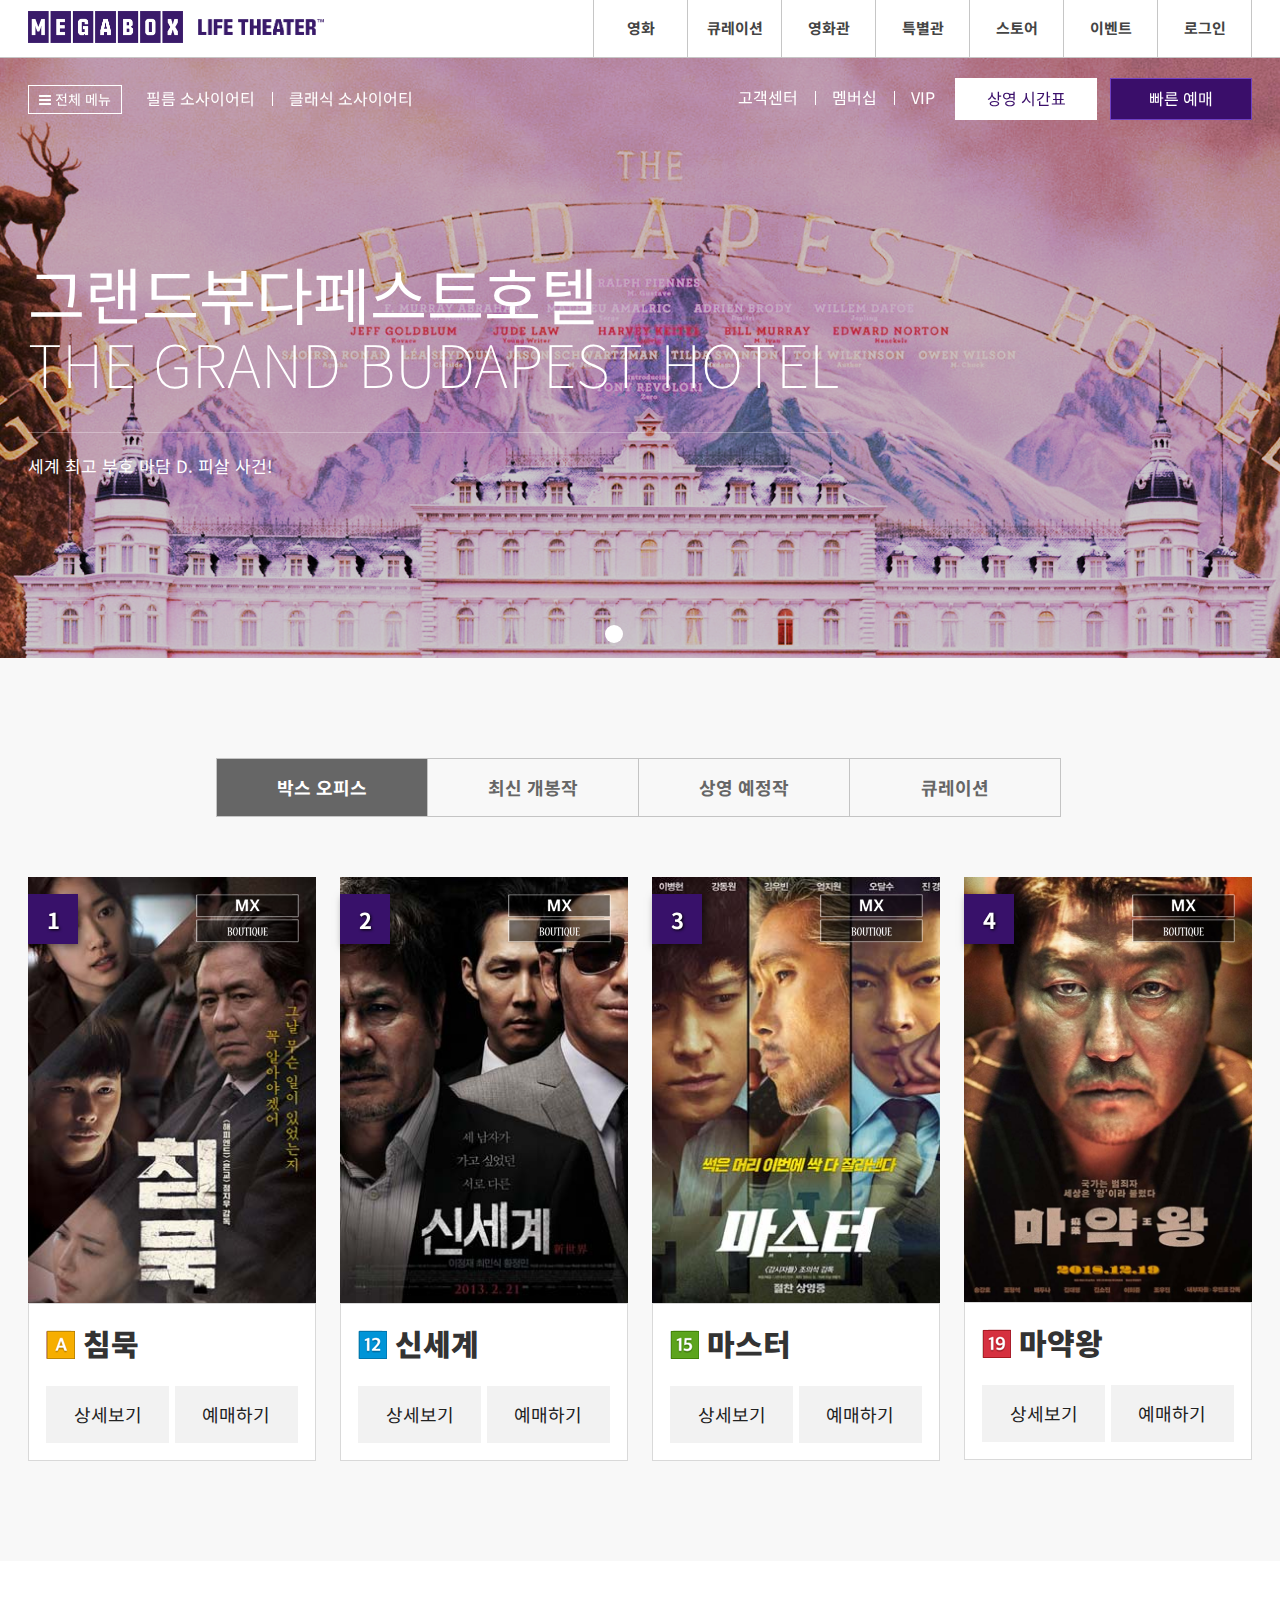
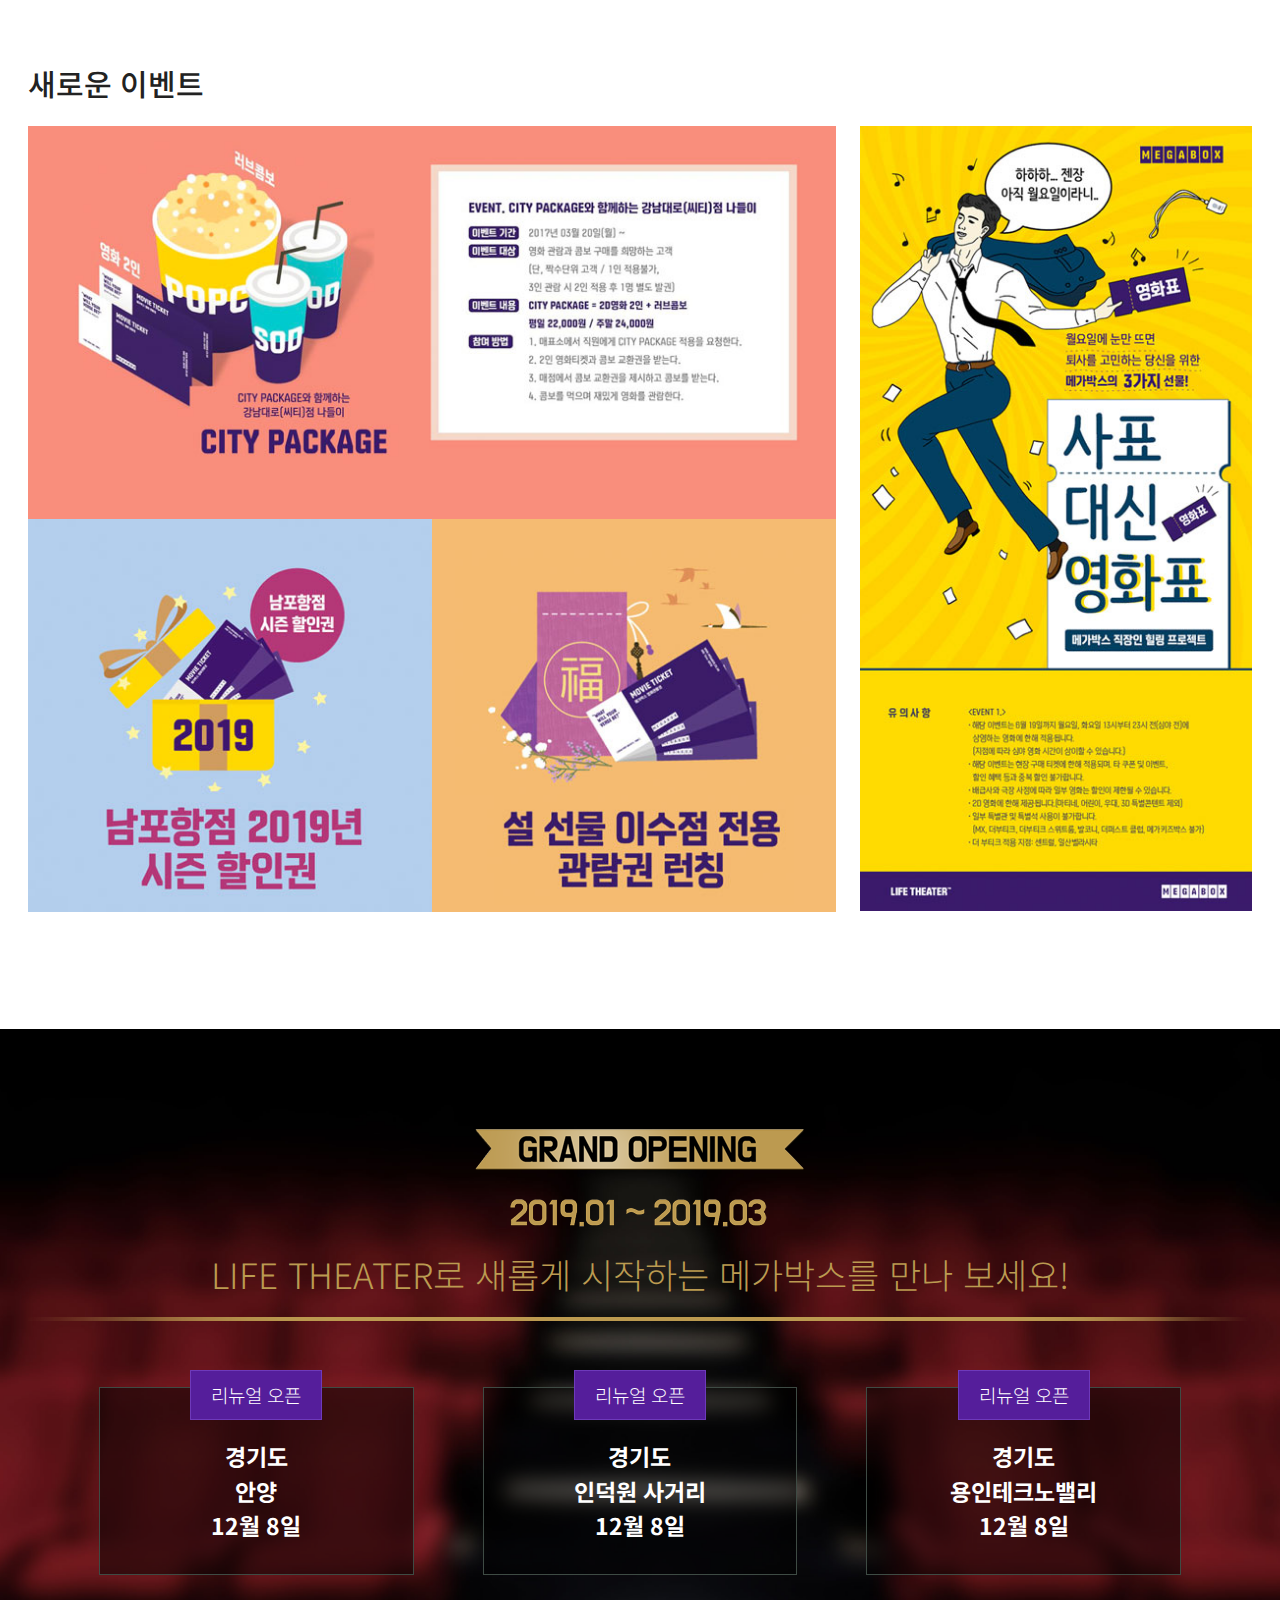
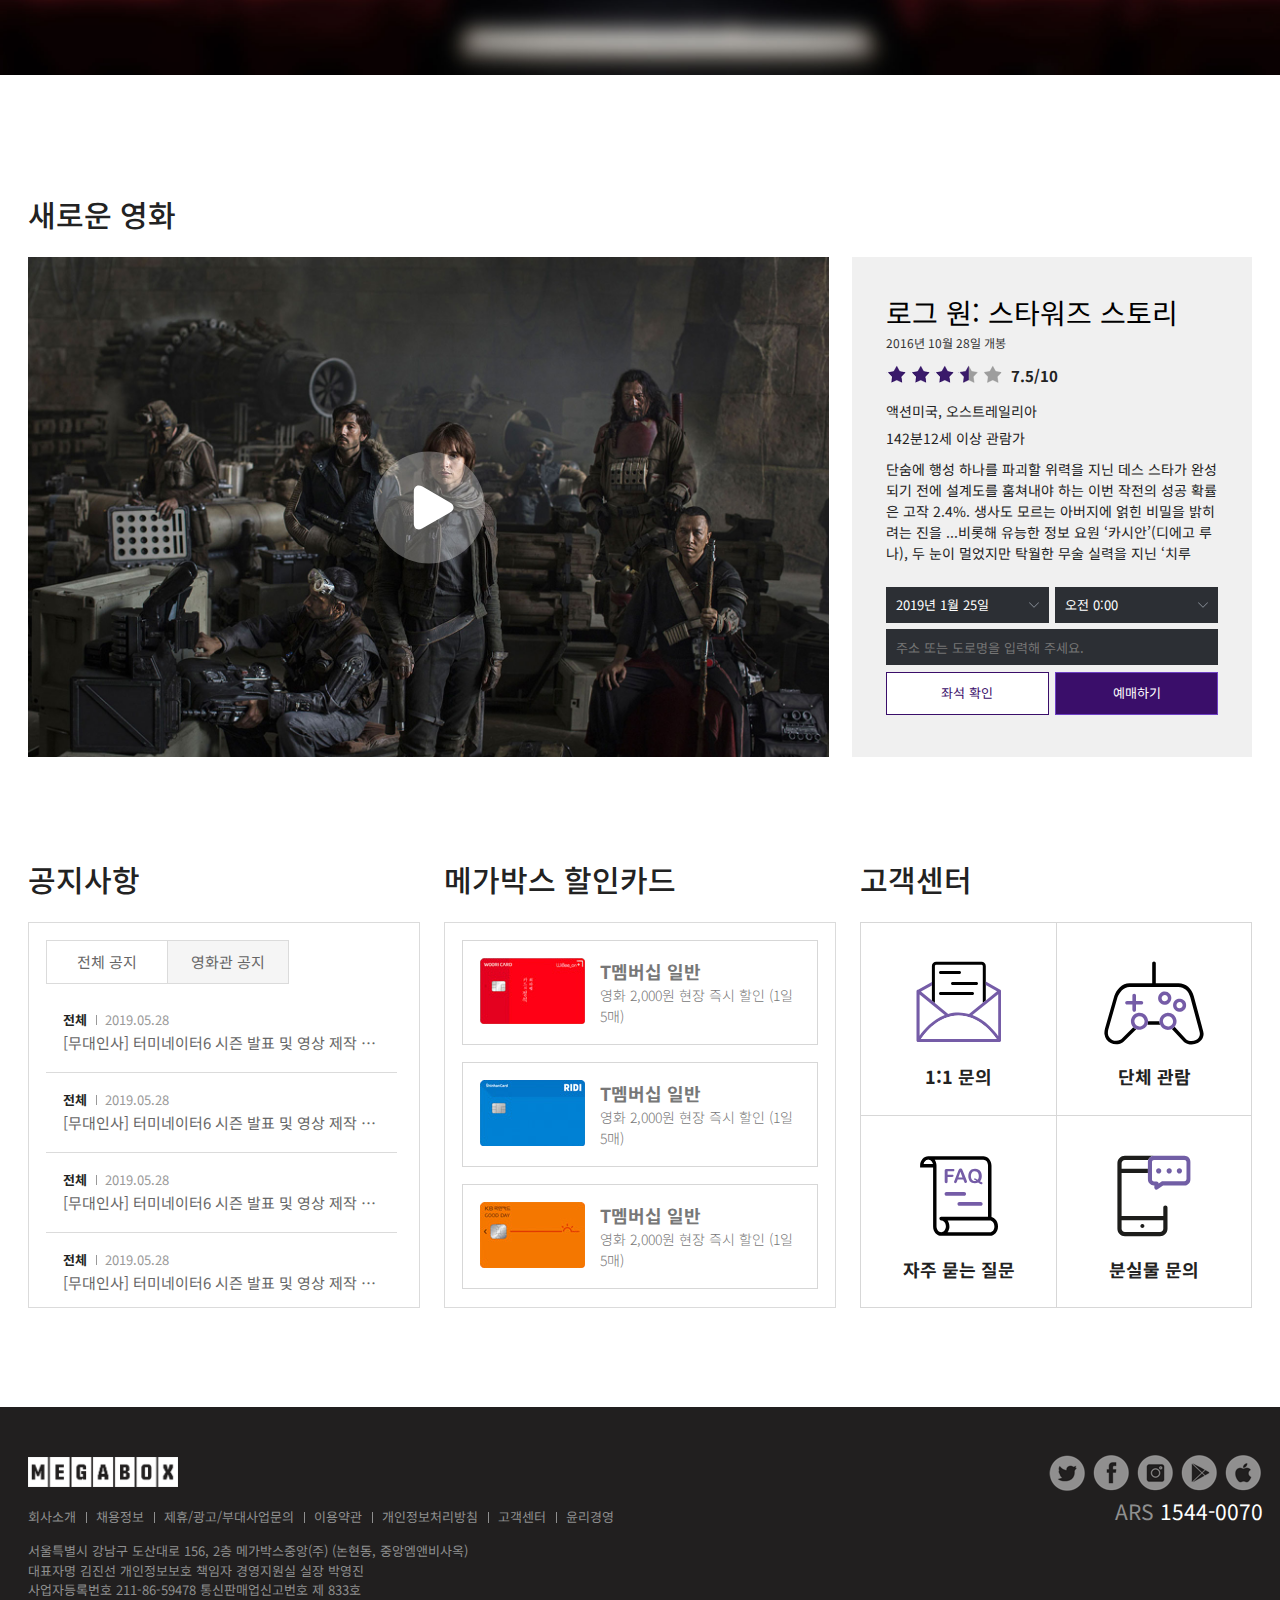
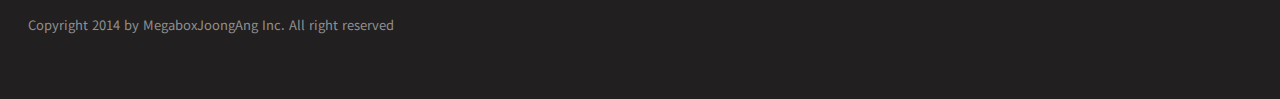
<file: megabox/index.html>
<!DOCTYPE html>
<html lang="ko">
<head>
    <meta charset="UTF-8">
    <meta name="viewport" content="user-scalable=no, initial-scale=1.0, maximum-scale=1.0, minimum-scale=1.0, width=device-width">
    <meta http-equiv="X-UA-Compatible" content="ie=edge">
    <meta name="author" content="이상미">
    <meta name="description" content="메가박스 사이트 따라하면서 배우는 튜토리얼입니다.">
    <meta name="keywords" content="메가박스, 유튜브, 영화, 최신영화, 영화관, CGV, 롯데시네마, 사이트 만들기, 따라하기">
    <title>MEGABOX</title>
    
    <!-- CSS -->
    <link rel="stylesheet" href="assets/css/reset.css">
    <link rel="stylesheet" href="assets/css/style.css">
    <link rel="stylesheet" href="assets/css/swiper.css">
    <link rel="stylesheet" href="assets/css/font-awesome.css">
    
    <!-- 파비콘 -->
    <link rel="shortcut icon" href="assets/icons/favicon.ico">
    <link rel="apple-touch-icon-precomposed" href="assets/icons/favicon_72.png" />
    <link rel="apple-touch-icon-precomposed" sizes="96x96" href="assets/icons/favicon_96.png" />
    <link rel="apple-touch-icon-precomposed" sizes="144x144" href="assets/icons/favicon_144.png" />
    <link rel="apple-touch-icon-precomposed" sizes="192x192" href="assets/icons/favicon_192.png" />
    
    <!-- 페이스북 메타 태그 -->
    <meta property="og:title" content="메가박스 사이트 만들기" />
    <meta property="og:url" content="https://oxocowo.dothome.co.kr/mega/index.html" />
    <meta property="og:image" content="http://oxocowo.dothome.co.kr/mege/icons/icon.png" />
    <meta property="og:description" content="메가박스 사이트 따라하면서 배우는 튜토리얼입니다." />
   
    <!-- 트위터 메타 태그 -->
    <meta name="twitter:card" content="summary">
    <meta name="twitter:title" content="메가박스 사이트 만들기">
    <meta name="twitter:url" content="https://oxocowo.dothome.co.kr/mega/index.html">
    <meta name="twitter:image" content="http://oxocowo.dothome.co.kr/mega/icons/icon.png">
    <meta name="twitter:description" content="메가박스 사이트 따라하면서 배우는 튜토리얼입니다.">
    
    <!-- 웹 폰트 -->
    <link href="https://fonts.googleapis.com/css?family=Noto+Sans+KR:100,300,400,500,700,900&display=swap&subset=korean" rel="stylesheet">
    
    <!-- HTLM5shiv ie6~8 -->
    <!--[if lt IE 9]> 
      <script src="assets/js/html5shiv.min.js"></script>
      <script type="text/javascript">
         alert("현재 브라우저는 지원하지 않습니다. 크롬 브라우저를 추천합니다.!");
      </script>
   <![endif]-->
</head>
<body>
    <!-- 스킵 메뉴 -->
    <div id="skip">
        <a rel="bookmark" href="#movie">최신 영화 소식</a>
        <a rel="bookmark" href="#event">새로운 이벤트</a>
        <a rel="bookmark" href="#new">새로운 영화</a>
    </div>
    <!-- //스킵 메뉴 -->
   
    <header id="header">
        <div class="container">
            <div class="row">
                <div class="header clearfix">
                    <h1>
                        <a href="#">
                            <em><img src="assets/img/logo.png" alt="MEGABOX"></em>
                            <strong><img src="assets/img/logo-sub.png" alt="LIFE THEATER"></strong>
                        </a>
                    </h1>
                    <nav id="mNav">
                        <h2 class="ir_so">메가박스 전체 메뉴</h2>
                        <a href="#" class="ham"><span></span></a>
                    </nav>
                    <nav class="nav">
                        <ul class="clearfix">
                            <li><a href="#">영화</a></li>
                            <li><a href="#">큐레이션</a></li>
                            <li><a href="#">영화관</a></li>
                            <li><a href="#">특별관</a></li>
                            <li><a href="#">스토어</a></li>
                            <li><a href="#">이벤트</a></li>
                            <li><a href="#">로그인</a></li>
                        </ul>
                    </nav>
                </div>
            </div>
        </div>
    </header>
    <!-- //header -->
    
    <section id="banner">
        <h2 class="ir_so">최신 영화 소식</h2>
        <div class="banner_menu">
            <div class="container">
                <div class="row">
                    <div class="bm_left">
                        <ul>
                            <li class="total"><a href="#"><i class="fa fa-bars" aria-hidden="true"></i> 전체 메뉴</a></li>
                            <li class="line"><a href="#">필름 소사이어티</a></li>
                            <li><a href="#">클래식 소사이어티</a></li>
                        </ul>
                    </div>
                    <div class="bm_right">
                        <ul>
                            <li class="line"><a href="#">고객센터</a></li>
                            <li class="line"><a href="#">멤버십</a></li>
                            <li><a href="#">VIP</a></li>
                        </ul>
                        <ul>
                            <li class="white"><a href="#">상영 시간표</a></li>
                            <li class="purple"><a href="#">빠른 예매</a></li>
                        </ul>
                    </div>
                </div>
            </div>
        </div>
        <div class="slider">
            <div class="swiper-container">
                <div class="swiper-wrapper">
                    <div class="swiper-slide ss1">
                        <div class="container">
                            <div class="row">
                                <h2>그랜드부다페스트호텔 <em>THE GRAND BUDAPEST HOTEL</em></h2>
                                <p>세계 최고 부호 마담 D. 피살 사건!</p>
                           </div>
                        </div>
                    </div>
                    <div class="swiper-slide ss2">
                        <div class="container">
                            <div class="row">
                                <h2>플로리다 프로젝트 <em>The Florida Project</em></h2>
                                <p>행복해질 준비 됐나요?</p>
                           </div>
                        </div>
                    </div>
                    <div class="swiper-slide ss3">
                        <div class="container">
                            <div class="row">
                                <h2>콜 미 바이 유어 네임 <em>Call Me by Your Name</em></h2>
                                <p>첫사랑 영화의 마스터 피스</p>
                           </div>
                        </div>
                    </div>
                </div>
                <div class="swiper-pagination"></div>
                <div class="swiper-button-prev"></div>
                <div class="swiper-button-next"></div>
            </div>
        </div>
    </section>
    <!-- //banner -->
    
    <section id="movie">
        <div class="container">
            <div class="row">
                <div class="movie">
                    <h2 class="ir_so">영화 예매</h2>
                    <div class="movie_title">
                        <ul>
                            <li class="active"><a href="#">박스 오피스</a></li>
                            <li><a href="#">최신 개봉작</a></li>
                            <li><a href="#">상영 예정작</a></li>
                            <li><a href="#">큐레이션</a></li>
                        </ul>
                    </div>
                    <div class="movie_chart">
                        <div class="chat_cont1">
                            <div class="swiper-container2">
                                <div class="chart_cont1 swiper-wrapper">
                                    <div class="swiper-slide">
                                        <div class="poster">
                                            <figure>
                                                <img src="assets/img/poster01.jpg" srcset="assets/img/poster01@2.jpg 2x" alt="침묵">
                                            </figure>
                                            <div class="rank"><strong>1</strong></div>
                                            <div class="mx">
                                                <span class="icon m ir_pm">MX</span>
                                                <span class="icon b ir_pm">Boutique</span>
                                            </div>
                                        </div>
                                        <div class="infor">
                                            <h3><span class="icon all ir_pm">전체 관람가</span> <strong>침묵</strong></h3>
                                            <div class="infor_btn">
                                                <a href="#">상세보기</a>
                                                <a href="#">예매하기</a>
                                            </div>
                                        </div>
                                    </div>
                                    <div class="swiper-slide">
                                        <div class="poster">
                                            <figure>
                                                <img src="assets/img/poster02.jpg" srcset="assets/img/poster02@2.jpg 2x" alt="신세계">
                                            </figure>
                                            <div class="rank"><strong>2</strong></div>
                                            <div class="mx">
                                                <span class="icon m ir_pm">MX</span>
                                                <span class="icon b ir_pm">Boutique</span>
                                            </div>
                                        </div>
                                        <div class="infor">
                                            <h3><span class="icon a12 ir_pm">12세 관람가</span> <strong>신세계</strong></h3>
                                            <div class="infor_btn">
                                                <a href="#">상세보기</a>
                                                <a href="#">예매하기</a>
                                            </div>
                                        </div>
                                    </div>
                                    <div class="swiper-slide">
                                        <div class="poster">
                                            <figure>
                                                <img src="assets/img/poster03.jpg" srcset="assets/img/poster03@2.jpg 2x" alt="마스터">
                                            </figure>
                                            <div class="rank"><strong>3</strong></div>
                                            <div class="mx">
                                                <span class="icon m ir_pm">MX</span>
                                                <span class="icon b ir_pm">Boutique</span>
                                            </div>
                                        </div>
                                        <div class="infor">
                                            <h3><span class="icon a15 ir_pm">15세 관람가</span> <strong>마스터</strong></h3>
                                            <div class="infor_btn">
                                                <a href="#">상세보기</a>
                                                <a href="#">예매하기</a>
                                            </div>
                                        </div>
                                    </div>
                                    <div class="swiper-slide">
                                        <div class="poster">
                                            <figure>
                                                <img src="assets/img/poster04.jpg" srcset="assets/img/poster04@2.jpg 2x" alt="마약왕">
                                            </figure>
                                            <div class="rank"><strong>4</strong></div>
                                            <div class="mx">
                                                <span class="icon m ir_pm">MX</span>
                                                <span class="icon b ir_pm">Boutique</span>
                                            </div>
                                        </div>
                                        <div class="infor">
                                            <h3><span class="icon a19 ir_pm">19세 관람가</span> <strong>마약왕</strong></h3>
                                            <div class="infor_btn">
                                                <a href="#">상세보기</a>
                                                <a href="#">예매하기</a>
                                            </div>
                                        </div>
                                    </div>
                                    <div class="swiper-slide">
                                        <div class="poster">
                                            <figure>
                                                <img src="assets/img/poster01.jpg" srcset="assets/img/poster01@2.jpg 2x" alt="침묵">
                                            </figure>
                                            <div class="rank"><strong>1</strong></div>
                                            <div class="mx">
                                                <span class="icon m ir_pm">MX</span>
                                                <span class="icon b ir_pm">Boutique</span>
                                            </div>
                                        </div>
                                        <div class="infor">
                                            <h3><span class="icon all ir_pm">전체 관람가</span> <strong>침묵</strong></h3>
                                            <div class="infor_btn">
                                                <a href="#">상세보기</a>
                                                <a href="#">예매하기</a>
                                            </div>
                                        </div>
                                    </div>
                                    <div class="swiper-slide">
                                        <div class="poster">
                                            <figure>
                                                <img src="assets/img/poster02.jpg" srcset="assets/img/poster02@2.jpg 2x" alt="신세계">
                                            </figure>
                                            <div class="rank"><strong>2</strong></div>
                                            <div class="mx">
                                                <span class="icon m ir_pm">MX</span>
                                                <span class="icon b ir_pm">Boutique</span>
                                            </div>
                                        </div>
                                        <div class="infor">
                                            <h3><span class="icon a12 ir_pm">12세 관람가</span> <strong>신세계</strong></h3>
                                            <div class="infor_btn">
                                                <a href="#">상세보기</a>
                                                <a href="#">예매하기</a>
                                            </div>
                                        </div>
                                    </div>
                                    <div class="swiper-slide">
                                        <div class="poster">
                                            <figure>
                                                <img src="assets/img/poster03.jpg" srcset="assets/img/poster03@2.jpg 2x" alt="마스터">
                                            </figure>
                                            <div class="rank"><strong>3</strong></div>
                                            <div class="mx">
                                                <span class="icon m ir_pm">MX</span>
                                                <span class="icon b ir_pm">Boutique</span>
                                            </div>
                                        </div>
                                        <div class="infor">
                                            <h3><span class="icon a15 ir_pm">15세 관람가</span> <strong>마스터</strong></h3>
                                            <div class="infor_btn">
                                                <a href="#">상세보기</a>
                                                <a href="#">예매하기</a>
                                            </div>
                                        </div>
                                    </div>
                                    <div class="swiper-slide">
                                        <div class="poster">
                                            <figure>
                                                <img src="assets/img/poster04.jpg" srcset="assets/img/poster04@2.jpg 2x" alt="마약왕">
                                            </figure>
                                            <div class="rank"><strong>4</strong></div>
                                            <div class="mx">
                                                <span class="icon m ir_pm">MX</span>
                                                <span class="icon b ir_pm">Boutique</span>
                                            </div>
                                        </div>
                                        <div class="infor">
                                            <h3><span class="icon a19 ir_pm">19세 관람가</span> <strong>마약왕</strong></h3>
                                            <div class="infor_btn">
                                                <a href="#">상세보기</a>
                                                <a href="#">예매하기</a>
                                            </div>
                                        </div>
                                    </div>
                                </div>
                            </div>
                        </div>
                        <!-- //chart_cont1 -->
                        <div class="chat_cont2">
                           <div class="swiper-container2">
                                <div class="chart_cont1 swiper-wrapper">
                                    <div class="swiper-slide">
                                        <div class="poster">
                                            <figure>
                                                <img src="assets/img/poster05.jpg" srcset="assets/img/poster05@2.jpg 2x" alt="침묵">
                                            </figure>
                                            <div class="rank"><strong>1</strong></div>
                                            <div class="mx">
                                                <span class="icon m ir_pm">MX</span>
                                                <span class="icon b ir_pm">Boutique</span>
                                            </div>
                                        </div>
                                        <div class="infor">
                                            <h3><span class="icon all ir_pm">전체 관람가</span> <strong>침묵</strong></h3>
                                            <div class="infor_btn">
                                                <a href="#">상세보기</a>
                                                <a href="#">예매하기</a>
                                            </div>
                                        </div>
                                    </div>
                                    <div class="swiper-slide">
                                        <div class="poster">
                                            <figure>
                                                <img src="assets/img/poster06.jpg" srcset="assets/img/poster06@2.jpg 2x" alt="신세계">
                                            </figure>
                                            <div class="rank"><strong>2</strong></div>
                                            <div class="mx">
                                                <span class="icon m ir_pm">MX</span>
                                                <span class="icon b ir_pm">Boutique</span>
                                            </div>
                                        </div>
                                        <div class="infor">
                                            <h3><span class="icon a12 ir_pm">12세 관람가</span> <strong>신세계</strong></h3>
                                            <div class="infor_btn">
                                                <a href="#">상세보기</a>
                                                <a href="#">예매하기</a>
                                            </div>
                                        </div>
                                    </div>
                                    <div class="swiper-slide">
                                        <div class="poster">
                                            <figure>
                                                <img src="assets/img/poster07.jpg" srcset="assets/img/poster07@2.jpg 2x" alt="마스터">
                                            </figure>
                                            <div class="rank"><strong>3</strong></div>
                                            <div class="mx">
                                                <span class="icon m ir_pm">MX</span>
                                                <span class="icon b ir_pm">Boutique</span>
                                            </div>
                                        </div>
                                        <div class="infor">
                                            <h3><span class="icon a15 ir_pm">15세 관람가</span> <strong>마스터</strong></h3>
                                            <div class="infor_btn">
                                                <a href="#">상세보기</a>
                                                <a href="#">예매하기</a>
                                            </div>
                                        </div>
                                    </div>
                                    <div class="swiper-slide">
                                        <div class="poster">
                                            <figure>
                                                <img src="assets/img/poster08.jpg" srcset="assets/img/poster08@2.jpg 2x" alt="마약왕">
                                            </figure>
                                            <div class="rank"><strong>4</strong></div>
                                            <div class="mx">
                                                <span class="icon m ir_pm">MX</span>
                                                <span class="icon b ir_pm">Boutique</span>
                                            </div>
                                        </div>
                                        <div class="infor">
                                            <h3><span class="icon a19 ir_pm">19세 관람가</span> <strong>마약왕</strong></h3>
                                            <div class="infor_btn">
                                                <a href="#">상세보기</a>
                                                <a href="#">예매하기</a>
                                            </div>
                                        </div>
                                    </div>
                                    <div class="swiper-slide">
                                        <div class="poster">
                                            <figure>
                                                <img src="assets/img/poster05.jpg" srcset="assets/img/poster05@2.jpg 2x" alt="침묵">
                                            </figure>
                                            <div class="rank"><strong>1</strong></div>
                                            <div class="mx">
                                                <span class="icon m ir_pm">MX</span>
                                                <span class="icon b ir_pm">Boutique</span>
                                            </div>
                                        </div>
                                        <div class="infor">
                                            <h3><span class="icon all ir_pm">전체 관람가</span> <strong>침묵</strong></h3>
                                            <div class="infor_btn">
                                                <a href="#">상세보기</a>
                                                <a href="#">예매하기</a>
                                            </div>
                                        </div>
                                    </div>
                                    <div class="swiper-slide">
                                        <div class="poster">
                                            <figure>
                                                <img src="assets/img/poster06.jpg" srcset="assets/img/poster06@2.jpg 2x" alt="신세계">
                                            </figure>
                                            <div class="rank"><strong>2</strong></div>
                                            <div class="mx">
                                                <span class="icon m ir_pm">MX</span>
                                                <span class="icon b ir_pm">Boutique</span>
                                            </div>
                                        </div>
                                        <div class="infor">
                                            <h3><span class="icon a12 ir_pm">12세 관람가</span> <strong>신세계</strong></h3>
                                            <div class="infor_btn">
                                                <a href="#">상세보기</a>
                                                <a href="#">예매하기</a>
                                            </div>
                                        </div>
                                    </div>
                                    <div class="swiper-slide">
                                        <div class="poster">
                                            <figure>
                                                <img src="assets/img/poster07.jpg" srcset="assets/img/poster07@2.jpg 2x" alt="마스터">
                                            </figure>
                                            <div class="rank"><strong>3</strong></div>
                                            <div class="mx">
                                                <span class="icon m ir_pm">MX</span>
                                                <span class="icon b ir_pm">Boutique</span>
                                            </div>
                                        </div>
                                        <div class="infor">
                                            <h3><span class="icon a15 ir_pm">15세 관람가</span> <strong>마스터</strong></h3>
                                            <div class="infor_btn">
                                                <a href="#">상세보기</a>
                                                <a href="#">예매하기</a>
                                            </div>
                                        </div>
                                    </div>
                                    <div class="swiper-slide">
                                        <div class="poster">
                                            <figure>
                                                <img src="assets/img/poster08.jpg" srcset="assets/img/poster08@2.jpg 2x" alt="마약왕">
                                            </figure>
                                            <div class="rank"><strong>4</strong></div>
                                            <div class="mx">
                                                <span class="icon m ir_pm">MX</span>
                                                <span class="icon b ir_pm">Boutique</span>
                                            </div>
                                        </div>
                                        <div class="infor">
                                            <h3><span class="icon a19 ir_pm">19세 관람가</span> <strong>마약왕</strong></h3>
                                            <div class="infor_btn">
                                                <a href="#">상세보기</a>
                                                <a href="#">예매하기</a>
                                            </div>
                                        </div>
                                    </div>
                                </div>
                            </div>
                        </div><!-- //chart_cont2 -->
                        <div class="chat_cont3">
                            <div class="swiper-container2">
                                <div class="chart_cont1 swiper-wrapper">
                                    <div class="swiper-slide">
                                        <div class="poster">
                                            <figure>
                                                <img src="assets/img/poster09.jpg" srcset="assets/img/poster09@2.jpg 2x" alt="침묵">
                                            </figure>
                                            <div class="rank"><strong>1</strong></div>
                                            <div class="mx">
                                                <span class="icon m ir_pm">MX</span>
                                                <span class="icon b ir_pm">Boutique</span>
                                            </div>
                                        </div>
                                        <div class="infor">
                                            <h3><span class="icon all ir_pm">전체 관람가</span> <strong>침묵</strong></h3>
                                            <div class="infor_btn">
                                                <a href="#">상세보기</a>
                                                <a href="#">예매하기</a>
                                            </div>
                                        </div>
                                    </div>
                                    <div class="swiper-slide">
                                        <div class="poster">
                                            <figure>
                                                <img src="assets/img/poster10.jpg" srcset="assets/img/poster10@2.jpg 2x" alt="신세계">
                                            </figure>
                                            <div class="rank"><strong>2</strong></div>
                                            <div class="mx">
                                                <span class="icon m ir_pm">MX</span>
                                                <span class="icon b ir_pm">Boutique</span>
                                            </div>
                                        </div>
                                        <div class="infor">
                                            <h3><span class="icon a12 ir_pm">12세 관람가</span> <strong>신세계</strong></h3>
                                            <div class="infor_btn">
                                                <a href="#">상세보기</a>
                                                <a href="#">예매하기</a>
                                            </div>
                                        </div>
                                    </div>
                                    <div class="swiper-slide">
                                        <div class="poster">
                                            <figure>
                                                <img src="assets/img/poster01.jpg" srcset="assets/img/poster01@2.jpg 2x" alt="마스터">
                                            </figure>
                                            <div class="rank"><strong>3</strong></div>
                                            <div class="mx">
                                                <span class="icon m ir_pm">MX</span>
                                                <span class="icon b ir_pm">Boutique</span>
                                            </div>
                                        </div>
                                        <div class="infor">
                                            <h3><span class="icon a15 ir_pm">15세 관람가</span> <strong>마스터</strong></h3>
                                            <div class="infor_btn">
                                                <a href="#">상세보기</a>
                                                <a href="#">예매하기</a>
                                            </div>
                                        </div>
                                    </div>
                                    <div class="swiper-slide">
                                        <div class="poster">
                                            <figure>
                                                <img src="assets/img/poster02.jpg" srcset="assets/img/poster02@2.jpg 2x" alt="마약왕">
                                            </figure>
                                            <div class="rank"><strong>4</strong></div>
                                            <div class="mx">
                                                <span class="icon m ir_pm">MX</span>
                                                <span class="icon b ir_pm">Boutique</span>
                                            </div>
                                        </div>
                                        <div class="infor">
                                            <h3><span class="icon a19 ir_pm">19세 관람가</span> <strong>마약왕</strong></h3>
                                            <div class="infor_btn">
                                                <a href="#">상세보기</a>
                                                <a href="#">예매하기</a>
                                            </div>
                                        </div>
                                    </div>
                                    <div class="swiper-slide">
                                        <div class="poster">
                                            <figure>
                                                <img src="assets/img/poster09.jpg" srcset="assets/img/poster09@2.jpg 2x" alt="침묵">
                                            </figure>
                                            <div class="rank"><strong>1</strong></div>
                                            <div class="mx">
                                                <span class="icon m ir_pm">MX</span>
                                                <span class="icon b ir_pm">Boutique</span>
                                            </div>
                                        </div>
                                        <div class="infor">
                                            <h3><span class="icon all ir_pm">전체 관람가</span> <strong>침묵</strong></h3>
                                            <div class="infor_btn">
                                                <a href="#">상세보기</a>
                                                <a href="#">예매하기</a>
                                            </div>
                                        </div>
                                    </div>
                                    <div class="swiper-slide">
                                        <div class="poster">
                                            <figure>
                                                <img src="assets/img/poster10.jpg" srcset="assets/img/poster10@2.jpg 2x" alt="신세계">
                                            </figure>
                                            <div class="rank"><strong>2</strong></div>
                                            <div class="mx">
                                                <span class="icon m ir_pm">MX</span>
                                                <span class="icon b ir_pm">Boutique</span>
                                            </div>
                                        </div>
                                        <div class="infor">
                                            <h3><span class="icon a12 ir_pm">12세 관람가</span> <strong>신세계</strong></h3>
                                            <div class="infor_btn">
                                                <a href="#">상세보기</a>
                                                <a href="#">예매하기</a>
                                            </div>
                                        </div>
                                    </div>
                                    <div class="swiper-slide">
                                        <div class="poster">
                                            <figure>
                                                <img src="assets/img/poster01.jpg" srcset="assets/img/poster01@2.jpg 2x" alt="마스터">
                                            </figure>
                                            <div class="rank"><strong>3</strong></div>
                                            <div class="mx">
                                                <span class="icon m ir_pm">MX</span>
                                                <span class="icon b ir_pm">Boutique</span>
                                            </div>
                                        </div>
                                        <div class="infor">
                                            <h3><span class="icon a15 ir_pm">15세 관람가</span> <strong>마스터</strong></h3>
                                            <div class="infor_btn">
                                                <a href="#">상세보기</a>
                                                <a href="#">예매하기</a>
                                            </div>
                                        </div>
                                    </div>
                                    <div class="swiper-slide">
                                        <div class="poster">
                                            <figure>
                                                <img src="assets/img/poster02.jpg" srcset="assets/img/poster02@2.jpg 2x" alt="마약왕">
                                            </figure>
                                            <div class="rank"><strong>4</strong></div>
                                            <div class="mx">
                                                <span class="icon m ir_pm">MX</span>
                                                <span class="icon b ir_pm">Boutique</span>
                                            </div>
                                        </div>
                                        <div class="infor">
                                            <h3><span class="icon a19 ir_pm">19세 관람가</span> <strong>마약왕</strong></h3>
                                            <div class="infor_btn">
                                                <a href="#">상세보기</a>
                                                <a href="#">예매하기</a>
                                            </div>
                                        </div>
                                    </div>
                                </div>
                            </div>
                        </div>
                        <!-- //chart_cont3 -->
                        <div class="chat_cont4">
                            <div class="swiper-container2">
                                <div class="chart_cont1 swiper-wrapper">
                                    <div class="swiper-slide">
                                        <div class="poster">
                                            <figure>
                                                <img src="assets/img/poster03.jpg" srcset="assets/img/poster03@2.jpg 2x" alt="침묵">
                                            </figure>
                                            <div class="rank"><strong>1</strong></div>
                                            <div class="mx">
                                                <span class="icon m ir_pm">MX</span>
                                                <span class="icon b ir_pm">Boutique</span>
                                            </div>
                                        </div>
                                        <div class="infor">
                                            <h3><span class="icon all ir_pm">전체 관람가</span> <strong>침묵</strong></h3>
                                            <div class="infor_btn">
                                                <a href="#">상세보기</a>
                                                <a href="#">예매하기</a>
                                            </div>
                                        </div>
                                    </div>
                                    <div class="swiper-slide">
                                        <div class="poster">
                                            <figure>
                                                <img src="assets/img/poster04.jpg" srcset="assets/img/poster04@2.jpg 2x" alt="신세계">
                                            </figure>
                                            <div class="rank"><strong>2</strong></div>
                                            <div class="mx">
                                                <span class="icon m ir_pm">MX</span>
                                                <span class="icon b ir_pm">Boutique</span>
                                            </div>
                                        </div>
                                        <div class="infor">
                                            <h3><span class="icon a12 ir_pm">12세 관람가</span> <strong>신세계</strong></h3>
                                            <div class="infor_btn">
                                                <a href="#">상세보기</a>
                                                <a href="#">예매하기</a>
                                            </div>
                                        </div>
                                    </div>
                                    <div class="swiper-slide">
                                        <div class="poster">
                                            <figure>
                                                <img src="assets/img/poster05.jpg" srcset="assets/img/poster05@2.jpg 2x" alt="마스터">
                                            </figure>
                                            <div class="rank"><strong>3</strong></div>
                                            <div class="mx">
                                                <span class="icon m ir_pm">MX</span>
                                                <span class="icon b ir_pm">Boutique</span>
                                            </div>
                                        </div>
                                        <div class="infor">
                                            <h3><span class="icon a15 ir_pm">15세 관람가</span> <strong>마스터</strong></h3>
                                            <div class="infor_btn">
                                                <a href="#">상세보기</a>
                                                <a href="#">예매하기</a>
                                            </div>
                                        </div>
                                    </div>
                                    <div class="swiper-slide">
                                        <div class="poster">
                                            <figure>
                                                <img src="assets/img/poster06.jpg" srcset="assets/img/poster06@2.jpg 2x" alt="마약왕">
                                            </figure>
                                            <div class="rank"><strong>4</strong></div>
                                            <div class="mx">
                                                <span class="icon m ir_pm">MX</span>
                                                <span class="icon b ir_pm">Boutique</span>
                                            </div>
                                        </div>
                                        <div class="infor">
                                            <h3><span class="icon a19 ir_pm">19세 관람가</span> <strong>마약왕</strong></h3>
                                            <div class="infor_btn">
                                                <a href="#">상세보기</a>
                                                <a href="#">예매하기</a>
                                            </div>
                                        </div>
                                    </div>
                                    <div class="swiper-slide">
                                        <div class="poster">
                                            <figure>
                                                <img src="assets/img/poster03.jpg" srcset="assets/img/poster03@2.jpg 2x" alt="침묵">
                                            </figure>
                                            <div class="rank"><strong>1</strong></div>
                                            <div class="mx">
                                                <span class="icon m ir_pm">MX</span>
                                                <span class="icon b ir_pm">Boutique</span>
                                            </div>
                                        </div>
                                        <div class="infor">
                                            <h3><span class="icon all ir_pm">전체 관람가</span> <strong>침묵</strong></h3>
                                            <div class="infor_btn">
                                                <a href="#">상세보기</a>
                                                <a href="#">예매하기</a>
                                            </div>
                                        </div>
                                    </div>
                                    <div class="swiper-slide">
                                        <div class="poster">
                                            <figure>
                                                <img src="assets/img/poster04.jpg" srcset="assets/img/poster04@2.jpg 2x" alt="신세계">
                                            </figure>
                                            <div class="rank"><strong>2</strong></div>
                                            <div class="mx">
                                                <span class="icon m ir_pm">MX</span>
                                                <span class="icon b ir_pm">Boutique</span>
                                            </div>
                                        </div>
                                        <div class="infor">
                                            <h3><span class="icon a12 ir_pm">12세 관람가</span> <strong>신세계</strong></h3>
                                            <div class="infor_btn">
                                                <a href="#">상세보기</a>
                                                <a href="#">예매하기</a>
                                            </div>
                                        </div>
                                    </div>
                                    <div class="swiper-slide">
                                        <div class="poster">
                                            <figure>
                                                <img src="assets/img/poster05.jpg" srcset="assets/img/poster05@2.jpg 2x" alt="마스터">
                                            </figure>
                                            <div class="rank"><strong>3</strong></div>
                                            <div class="mx">
                                                <span class="icon m ir_pm">MX</span>
                                                <span class="icon b ir_pm">Boutique</span>
                                            </div>
                                        </div>
                                        <div class="infor">
                                            <h3><span class="icon a15 ir_pm">15세 관람가</span> <strong>마스터</strong></h3>
                                            <div class="infor_btn">
                                                <a href="#">상세보기</a>
                                                <a href="#">예매하기</a>
                                            </div>
                                        </div>
                                    </div>
                                    <div class="swiper-slide">
                                        <div class="poster">
                                            <figure>
                                                <img src="assets/img/poster06.jpg" srcset="assets/img/poster06@2.jpg 2x" alt="마약왕">
                                            </figure>
                                            <div class="rank"><strong>4</strong></div>
                                            <div class="mx">
                                                <span class="icon m ir_pm">MX</span>
                                                <span class="icon b ir_pm">Boutique</span>
                                            </div>
                                        </div>
                                        <div class="infor">
                                            <h3><span class="icon a19 ir_pm">19세 관람가</span> <strong>마약왕</strong></h3>
                                            <div class="infor_btn">
                                                <a href="#">상세보기</a>
                                                <a href="#">예매하기</a>
                                            </div>
                                        </div>
                                    </div>
                                </div>
                            </div>
                        </div>
                        <!-- //chart_cont4 -->
                    </div>
                </div>
            </div>
        </div>
    </section>
    <!-- //movie -->
    
    <section id="event">
        <div class="container">
            <div class="row">
                <div class="event">
                    <h2>새로운 이벤트</h2>
                    <div class="event_left">
                        <div class="event_slider">
                            <img src="assets/img/event01.jpg" srcset="assets/img/event01@2.jpg 2x" alt="시티 패키지">
                        </div>
                        <div class="event_box1">
                            <img src="assets/img/event02.jpg" srcset="assets/img/event02@2.jpg 2x" alt="남포항점 2019 시즌 할인권">
                        </div>
                        <div class="event_box2">
                            <img src="assets/img/event03.jpg" srcset="assets/img/event03@2.jpg 2x" alt="설 선물 이수점 전용 관람권 런칭">
                        </div>
                    </div>
                    <div class="event_right">
                        <img src="assets/img/event04.jpg" srcset="assets/img/event04@2.jpg 2x" alt="사표 대신 영화표">
                    </div>
                </div>
            </div>
        </div>
    </section>
    <!-- //event -->
    
    <section id="opening">
        <div class="container">
            <div class="row">
                <div class="opening">
                    <h2><span class="grand icon ir_pm">Grand Opening</span></h2>
                    <strong class="date icon ir_pm">2019.01 ~ 2019.03</strong>
                    <p class="desc">LIFE THEATER로 새롭게 시작하는 메가박스를 만나 보세요!</p>
                    <div class="open_box">
                        <div>
                            <h3>리뉴얼 오픈</h3>
                            <p><em>경기도</em><strong>안양</strong>12월 8일</p>
                        </div>
                        <div>
                            <h3>리뉴얼 오픈</h3>
                            <p><em>경기도</em><strong>인덕원 사거리</strong>12월 8일</p>
                        </div>
                        <div>
                            <h3>리뉴얼 오픈</h3>
                            <p><em>경기도</em><strong>용인테크노밸리</strong>12월 8일</p>
                        </div>
                    </div>
                </div>
            </div>
        </div>
    </section>
    <!-- //opening -->
    
    <section id="new">
        <div class="container">
            <div class="row">
                <div class="new">
                    <h2>새로운 영화</h2>
                    <div class="new_left">
                        <div id="showTrailer" data-youtube="F1239ZePXfM" class="play">
                            <svg version="1.1" id="Layer_1" xmlns="http://www.w3.org/2000/svg" xmlns:xlink="http://www.w3.org/1999/xlink" x="0px" y="0px"
                            viewbox="0 0 120 120" style="enable-background:new 0 0 120 120;" xml:space="preserve">
                                <circle class="st0" cx="60" cy="60.4" r="56"/>
                                <path class="st1" d="M81,65.4c4.8-2.8,4.8-7.2,0-10L53.5,39.6c-4.8-2.8-8.7-0.5-8.7,5v31.7c0,5.5,3.9,7.8,8.7,5L81,65.4z"/>
                            </svg>
                        </div>
                    </div>
                    <div class="new_right">
                        <h3 class="title">로그 원: 스타워즈 스토리</h3>
                        <span class="release">2016년 10월 28일 개봉</span>
                        <div class="star">
                            <span class="icon star1"></span>
                            <span class="icon star1"></span>
                            <span class="icon star1"></span>
                            <span class="icon star2"></span>
                            <span class="icon star0"></span>
                            <strong>7.5/10</strong>
                        </div>
                        <ul class="summary">
                            <li class="genre"><span class="bar">액션</span><span>미국, 오스트레일리아</span></li>
                            <li class="age"><span class="bar">142분</span><span>12세 이상 관람가</span></li>
                            <li class="desc">단숨에 행성 하나를 파괴할 위력을 지닌 데스 스타가 완성되기 전에 설계도를 훔쳐내야 하는 이번 작전의 성공 확률은 고작 2.4%. 생사도 모르는 아버지에 얽힌 비밀을 밝히려는 진을 ...비롯해 유능한 정보 요원 ‘카시안’(디에고 루나), 두 눈이 멀었지만 탁월한 무술 실력을 지닌 ‘치루트’(견자단), 전투 베테랑 ‘베이즈’, 파일럿 ‘보디’, 시니컬한 드로이드 ‘K-2SO’까지 합류, 거대한 전쟁을 끝낼 ‘로그 원’이 이끄는 가장 비밀스런 작전이 시작되는데…</li>
                        </ul>
                        <div class="select">
                            <div class="s1">
                                <label for="udate" class="ir_so">날짜</label>
                                <input type="text" id="udate" name="udate" value="2019년 1월 25일" class="ui_select2">
                            </div>
                            <div class="s2">
                                <label for="utime" class="ir_so">시간</label>
                                <select id="utime" name="utime" class="ui_select2">
                                    <option value="오전 0:00">오전 0:00</option>
                                    <option value="오전 1:00">오전 1:00</option>
                                    <option value="오전 2:00">오전 2:00</option>
                                    <option value="오전 3:00">오전 3:00</option>
                                    <option value="오전 4:00">오전 4:00</option>
                                    <option value="오전 5:00">오전 5:00</option>
                                    <option value="오전 6:00">오전 6:00</option>
                                    <option value="오전 7:00">오전 7:00</option>
                                    <option value="오전 8:00">오전 8:00</option>
                                    <option value="오전 9:00">오전 9:00</option>
                                    <option value="오전 10:00">오전 10:00</option>
                                    <option value="오전 11:00">오전 11:00</option>
                                    <option value="오전 12:00">오전 12:00</option>
                                    <option value="오후 1:00">오후 1:00</option>
                                    <option value="오후 2:00">오후 2:00</option>
                                    <option value="오후 3:00">오후 3:00</option>
                                    <option value="오후 4:00">오후 4:00</option>
                                    <option value="오후 5:00">오후 5:00</option>
                                    <option value="오후 6:00">오후 6:00</option>
                                    <option value="오후 7:00">오후 7:00</option>
                                    <option value="오후 8:00">오후 8:00</option>
                                    <option value="오후 9:00">오후 9:00</option>
                                    <option value="오후 10:00">오후 10:00</option>
                                    <option value="오후 11:00">오후 11:00</option>
                                    <option value="오후 12:00">오후 12:00</option>
                                </select>
                            </div>
                            <div class="s3">
                                <label for="utext" class="ir_so">주소 또는 도로명을 입력해 주세요.</label>
                                <input type="text" id="utext" name="utext" class="ui_input3" placeholder="주소 또는 도로명을 입력해 주세요.">
                            </div>
                        </div>
                        <div class="btn">
                            <a href="#" class="white">좌석 확인</a>
                            <a href="#" class="purple">예매하기</a>
                        </div>
                    </div>
                </div>
            </div>
        </div>
    </section>
    <!-- //new -->
    
    <section id="help">
        <div class="container">
            <div class="row">
                <div class="help clearfix">
                    <article class="help_box1">
                        <h3>공지사항</h3>
                        <div class="notice">
                            <ul>
                                <li class="active"><a href="#">전체 공지</a>
                                    <ul>
                                        <li>
                                            <dl>
                                                <dt><strong class="bar">전체</strong> <em>2019.05.28</em></dt>
                                                <dd><a href="#">[무대인사] 터미네이터6 시즌 발표 및 영상 제작 10주년 기념 라이브 쇼</a></dd>
                                            </dl>
                                        </li>
                                        <li>
                                            <dl>
                                                <dt><strong class="bar">전체</strong> <em>2019.05.28</em></dt>
                                                <dd><a href="#">[무대인사] 터미네이터6 시즌 발표 및 영상 제작 10주년 기념 라이브 쇼</a></dd>
                                            </dl>
                                        </li>
                                        <li>
                                            <dl>
                                                <dt><strong class="bar">전체</strong> <em>2019.05.28</em></dt>
                                                <dd><a href="#">[무대인사] 터미네이터6 시즌 발표 및 영상 제작 10주년 기념 라이브 쇼</a></dd>
                                            </dl>
                                        </li>
                                        <li>
                                            <dl>
                                                <dt><strong class="bar">전체</strong> <em>2019.05.28</em></dt>
                                                <dd><a href="#">[무대인사] 터미네이터6 시즌 발표 및 영상 제작 10주년 기념 라이브 쇼</a></dd>
                                            </dl>
                                        </li>
                                    </ul>
                                </li>
                                <li><a href="#">영화관 공지</a>
                                    <ul>
                                        <li>
                                            <dl>
                                                <dt><strong class="bar">전체</strong> <em>2019.06.01</em></dt>
                                                <dd><a href="#">[영화인사] 터미네이터6 시즌 발표 및 영상 제작 10주년 기념 라이브 쇼</a></dd>
                                            </dl>
                                        </li>
                                        <li>
                                            <dl>
                                                <dt><strong class="bar">안양</strong> <em>2019.06.20</em></dt>
                                                <dd><a href="#">[영화인사] 터미네이터6 시즌 발표 및 영상 제작 10주년 기념 라이브 쇼</a></dd>
                                            </dl>
                                        </li>
                                        <li>
                                            <dl>
                                                <dt><strong class="bar">인덕원</strong> <em>2019.06.28</em></dt>
                                                <dd><a href="#">[영화인사] 터미네이터6 시즌 발표 및 영상 제작 10주년 기념 라이브 쇼</a></dd>
                                            </dl>
                                        </li>
                                        <li>
                                            <dl>
                                                <dt><strong class="bar">서울</strong> <em>2019.06.28</em></dt>
                                                <dd><a href="#">[영화인사] 터미네이터6 시즌 발표 및 영상 제작 10주년 기념 라이브 쇼</a></dd>
                                            </dl>
                                        </li>
                                    </ul>
                                </li>
                            </ul>
                        </div>
                    </article>
                    <article class="help_box2">
                        <h3>메가박스 할인카드</h3>
                        <div class="card">
                            <ul>
                                <li>
                                    <a href="#">
                                        <span><img src="assets/img/card01.jpg" srcset="assets/img/card01@2.jpg 2x" alt="card01"></span>
                                        <strong>T멤버십 일반</strong>
                                        <em>영화 2,000원 현장 즉시 할인 (1일 5매)</em>
                                    </a>
                                </li>
                                <li>
                                    <a href="#">
                                        <span><img src="assets/img/card02.jpg" srcset="assets/img/card02@2.jpg 2x" alt="card01"></span>
                                        <strong>T멤버십 일반</strong>
                                        <em>영화 2,000원 현장 즉시 할인 (1일 5매)</em>
                                    </a>
                                </li>
                                <li>
                                    <a href="#">
                                        <span><img src="assets/img/card03.jpg" srcset="assets/img/card03@2.jpg 2x" alt="card01"></span>
                                        <strong>T멤버십 일반</strong>
                                        <em>영화 2,000원 현장 즉시 할인 (1일 5매)</em>
                                    </a>
                                </li>
                            </ul>
                        </div>
                    </article>
                    <article class="help_box3">
                        <h3>고객센터</h3>
                        <div class="service">
                            <ul>
                                <li>
                                    <a href="#">
                                        <span class="img_svg">
                                            <svg version="1.1" id="Layer_1" xmlns="http://www.w3.org/2000/svg" xmlns:xlink="http://www.w3.org/1999/xlink" x="0px" y="0px"
                                                    viewbox="0 0 120 120" style="enable-background:new 0 0 120 120;" xml:space="preserve">
                                                <g>
                                                    <polygon style="fill:none;" points="86.9,57.4 98.1,48.3 97.9,48.2 86.9,48.2"/>
                                                    <polygon style="fill:none;" points="22.5,48.2 21.9,48.6 32.9,57.6 32.9,48.2"/>
                                                    <polygon style="fill:#FFFFFF;" points="97.9,48.2 86.9,42 86.9,48.2"/>
                                                    <polygon style="fill:#FFFFFF;" points="32.9,42.4 22.5,48.2 32.9,48.2"/>
                                                    <path style="fill:#FFFFFF;" d="M83.9,23c0-0.7-0.6-1.3-1.3-1.3H37.2c-0.7,0-1.3,0.6-1.3,1.3v37L49.2,71c3.2-0.9,6.7-1.4,10.3-1.4
                                                        c3.5,0,7,0.5,10.5,1.5l13.9-11.2V23z M52,40.5c0-0.8,0.7-1.5,1.5-1.5h24c0.8,0,1.5,0.7,1.5,1.5S78.3,42,77.5,42h-24
                                                        C52.7,42,52,41.3,52,40.5z M41.5,31c-0.8,0-1.5-0.7-1.5-1.5s0.7-1.5,1.5-1.5h19c0.8,0,1.5,0.7,1.5,1.5S61.3,31,60.5,31H41.5z
                                                            M73.5,52h-32c-0.8,0-1.5-0.7-1.5-1.5s0.7-1.5,1.5-1.5h32c0.8,0,1.5,0.7,1.5,1.5S74.3,52,73.5,52z"/>
                                                    <path d="M32.9,42.4v5.8v9.4l3,2.5V23c0-0.7,0.6-1.3,1.3-1.3h45.3c0.7,0,1.3,0.6,1.3,1.3v36.8l3-2.4v-9.2V42v-3.4V23
                                                        c0-2.4-1.9-4.3-4.3-4.3H37.2c-2.4,0-4.3,1.9-4.3,4.3v15.9V42.4z"/>
                                                    <path style="fill:#FFFFFF;" d="M73.4,72.1c6,2.3,11.8,6,17.2,11.1c3.8,3.6,6.7,7.1,8.5,9.7V51.4L73.4,72.1z"/>
                                                    <path style="fill:#FFFFFF;" d="M20.6,51.4v41.3c4-5.7,12.6-16,25.2-20.7L20.6,51.4z"/>
                                                    <path style="fill:#755CA7;" d="M101.6,47.1l0.1-0.2l-14.9-8.4V42l11.1,6.2l0.2,0.1l-11.3,9.1l-3,2.4L70,71c-3.4-1-6.9-1.5-10.5-1.5
                                                        c-3.7,0-7.1,0.5-10.3,1.4L35.9,60l-3-2.5l-11-9l0.6-0.3l10.4-5.8v-3.4L19,46.7c-0.2,0-0.4,0-0.6,0.1c-0.5,0.2-0.9,0.8-0.9,1.4v49.3
                                                        c0,0.8,0.7,1.5,1.5,1.5h0.2h81.1h0.2c0.8,0,1.5-0.7,1.5-1.5V48.2C102.1,47.8,102,47.4,101.6,47.1z M99.1,92.9
                                                        c-1.9-2.6-4.7-6.1-8.5-9.7c-5.4-5.1-11.2-8.8-17.2-11.1l25.8-20.8V92.9z M97.7,96H22c4.2-6.2,17.5-23.5,37.5-23.5
                                                        C79.6,72.5,93.3,89.7,97.7,96z M20.6,92.7V51.4L45.8,72C33.2,76.8,24.6,87,20.6,92.7z"/>
                                                    <path style="fill:#FFFFFF;" d="M59.5,72.5c-20,0-33.4,17.2-37.5,23.5h75.7C93.3,89.7,79.6,72.5,59.5,72.5z"/>
                                                    <path d="M62,29.5c0-0.8-0.7-1.5-1.5-1.5h-19c-0.8,0-1.5,0.7-1.5,1.5s0.7,1.5,1.5,1.5h19C61.3,31,62,30.3,62,29.5z"/>
                                                    <path d="M77.5,42c0.8,0,1.5-0.7,1.5-1.5S78.3,39,77.5,39h-24c-0.8,0-1.5,0.7-1.5,1.5s0.7,1.5,1.5,1.5H77.5z"/>
                                                    <path d="M73.5,49h-32c-0.8,0-1.5,0.7-1.5,1.5s0.7,1.5,1.5,1.5h32c0.8,0,1.5-0.7,1.5-1.5S74.3,49,73.5,49z"/>
                                                </g>
                                            </svg>
                                        </span>
                                        <strong>1:1 문의</strong>
                                    </a>
                                </li>
                                <li>
                                    <a href="#">
                                        <span class="img_svg">
                                            <svg version="1.1" id="Layer_1" xmlns="http://www.w3.org/2000/svg" xmlns:xlink="http://www.w3.org/1999/xlink" x="0px" y="0px"
                                                viewbox="0 0 120 120" style="enable-background:new 0 0 120 120;" xml:space="preserve">
                                                <g>
                                                    <polygon style="fill:none;" points="199.9,54.4 211.1,45.3 210.9,45.2 199.9,45.2  "/>
                                                    <polygon style="fill:none;" points="135.5,45.2 134.9,45.6 145.9,54.6 145.9,45.2  "/>
                                                    <polygon style="fill:#FFFFFF;" points="210.9,45.2 199.9,39 199.9,45.2  "/>
                                                    <polygon style="fill:#FFFFFF;" points="145.9,39.4 135.5,45.2 145.9,45.2  "/>
                                                    <path style="fill:#FFFFFF;" d="M196.9,20c0-0.7-0.6-1.3-1.3-1.3h-45.3c-0.7,0-1.3,0.6-1.3,1.3v37L162.2,68c3.2-0.9,6.7-1.4,10.3-1.4
                                                        c3.5,0,7,0.5,10.5,1.5l13.9-11.2V20z M165,37.5c0-0.8,0.7-1.5,1.5-1.5h24c0.8,0,1.5,0.7,1.5,1.5s-0.7,1.5-1.5,1.5h-24
                                                        C165.7,39,165,38.3,165,37.5z M154.5,28c-0.8,0-1.5-0.7-1.5-1.5s0.7-1.5,1.5-1.5h19c0.8,0,1.5,0.7,1.5,1.5s-0.7,1.5-1.5,1.5H154.5z
                                                            M186.5,49h-32c-0.8,0-1.5-0.7-1.5-1.5s0.7-1.5,1.5-1.5h32c0.8,0,1.5,0.7,1.5,1.5S187.3,49,186.5,49z"/>
                                                    <path d="M145.9,39.4v5.8v9.4l3,2.5V20c0-0.7,0.6-1.3,1.3-1.3h45.3c0.7,0,1.3,0.6,1.3,1.3v36.8l3-2.4v-9.2V39v-3.4V20
                                                        c0-2.4-1.9-4.3-4.3-4.3h-45.3c-2.4,0-4.3,1.9-4.3,4.3v15.9V39.4z"/>
                                                    <path style="fill:#FFFFFF;" d="M186.4,69.1c6,2.3,11.8,6,17.2,11.1c3.8,3.6,6.7,7.1,8.5,9.7V48.4L186.4,69.1z"/>
                                                    <path style="fill:#FFFFFF;" d="M133.6,48.4v41.3c4-5.7,12.6-16,25.2-20.7L133.6,48.4z"/>
                                                    <path style="fill:#755CA7;" d="M214.6,44.1l0.1-0.2l-14.9-8.4V39l11.1,6.2l0.2,0.1l-11.3,9.1l-3,2.4L183,68c-3.4-1-6.9-1.5-10.5-1.5
                                                        c-3.7,0-7.1,0.5-10.3,1.4L148.9,57l-3-2.5l-11-9l0.6-0.3l10.4-5.8v-3.4L132,43.7c-0.2,0-0.4,0-0.6,0.1c-0.5,0.2-0.9,0.8-0.9,1.4
                                                        v49.3c0,0.8,0.7,1.5,1.5,1.5h0.2h81.1h0.2c0.8,0,1.5-0.7,1.5-1.5V45.2C215.1,44.8,215,44.4,214.6,44.1z M212.1,89.9
                                                        c-1.9-2.6-4.7-6.1-8.5-9.7c-5.4-5.1-11.2-8.8-17.2-11.1l25.8-20.8V89.9z M210.7,93H135c4.2-6.2,17.5-23.5,37.5-23.5
                                                        C192.6,69.5,206.3,86.7,210.7,93z M133.6,89.7V48.4L158.8,69C146.2,73.8,137.6,84,133.6,89.7z"/>
                                                    <path style="fill:#FFFFFF;" d="M172.5,69.5c-20,0-33.4,17.2-37.5,23.5h75.7C206.3,86.7,192.6,69.5,172.5,69.5z"/>
                                                    <path d="M175,26.5c0-0.8-0.7-1.5-1.5-1.5h-19c-0.8,0-1.5,0.7-1.5,1.5s0.7,1.5,1.5,1.5h19C174.3,28,175,27.3,175,26.5z"/>
                                                    <path d="M190.5,39c0.8,0,1.5-0.7,1.5-1.5s-0.7-1.5-1.5-1.5h-24c-0.8,0-1.5,0.7-1.5,1.5s0.7,1.5,1.5,1.5H190.5z"/>
                                                    <path d="M186.5,46h-32c-0.8,0-1.5,0.7-1.5,1.5s0.7,1.5,1.5,1.5h32c0.8,0,1.5-0.7,1.5-1.5S187.3,46,186.5,46z"/>
                                                    <path style="fill:#FFFFFF;" d="M85.3,65.3c0.8,0.1,1.6-0.2,2.3-0.7c0.6-0.5,1-1.3,1.1-2.1c0.1-0.8-0.2-1.6-0.7-2.3c-0.5-0.6-1.3-1-2.1-1.1
                                                        c-0.1,0-0.2,0-0.3,0c-0.7,0-1.4,0.2-1.9,0.7c-0.6,0.5-1,1.3-1.1,2.1c-0.1,0.8,0.2,1.6,0.7,2.3C83.7,64.8,84.5,65.2,85.3,65.3z"/>
                                                    <path style="fill:#FFFFFF;" d="M70.5,58.2c0.8,0.1,1.6-0.2,2.3-0.7c1.3-1.1,1.5-3,0.5-4.4c-0.6-0.8-1.5-1.2-2.4-1.2c-0.7,0-1.4,0.2-2,0.7
                                                        c-1.3,1.1-1.5,3-0.5,4.4C68.9,57.7,69.6,58.1,70.5,58.2z"/>
                                                    <path style="fill:#FFFFFF;" d="M44.4,69.9c4.7-0.6,9,2.7,9.6,7.4c0,0.3,0.1,0.6,0.1,1h11.4c0.1-4.2,3.2-7.8,7.4-8.3c4.7-0.6,9,2.7,9.6,7.4
                                                        c0.3,2.4-0.5,4.8-1.9,6.5l11.9,12.7c2.7,1.9,6.6,2.1,9.6,0.5c2.5-1.3,4-3.5,4-6.1c0-1-0.7-3.8-1.1-5.1c-0.2-0.9-0.4-1.3-0.4-1.6
                                                        l-8.1-29.9c-1.5-6.2-6.3-10.4-11.9-10.4h-49c-5.6,0-10.1,5.4-11.9,10.4l-9.2,32.1c-0.3,1.1-0.5,2.2-0.4,3.3c0,0.5,0,0.9,0,1.1
                                                        c0.3,2.7,1.9,4.9,4.3,6.1c2.6,1.3,5.6,1.2,8.1-0.2c0.4-0.2,0.8-0.5,1.2-0.8l11.8-11.7c-1.2-1.3-2.1-2.9-2.3-4.8
                                                        C36.5,74.7,39.8,70.5,44.4,69.9z M79,61.5c0.2-1.8,1-3.3,2.4-4.4c1.4-1.1,3.1-1.6,4.8-1.4c1.8,0.2,3.3,1,4.4,2.4s1.6,3.1,1.4,4.8
                                                        c-0.2,1.8-1,3.3-2.4,4.4c-1.2,1-2.6,1.5-4.1,1.5c-0.2,0-0.5,0-0.7,0c-1.8-0.2-3.3-1-4.4-2.4S78.9,63.2,79,61.5z M66.6,50
                                                        c2.8-2.3,7-1.9,9.3,1c2.3,2.8,1.9,7-1,9.3c-1.2,1-2.6,1.5-4.1,1.5c-0.2,0-0.5,0-0.7,0c-1.8-0.2-3.3-1-4.4-2.4
                                                        C63.4,56.4,63.8,52.3,66.6,50z M31.4,59.9c0-1,0.8-1.8,1.8-1.8h5.4v-5.4c0-1,0.8-1.8,1.8-1.8s1.8,0.8,1.8,1.8v5.4h5.4
                                                        c1,0,1.8,0.8,1.8,1.8s-0.8,1.8-1.8,1.8H42V67c0,1-0.8,1.8-1.8,1.8S38.5,68,38.5,67v-5.4h-5.4C32.2,61.7,31.4,60.9,31.4,59.9z"/>
                                                    <path style="fill:#000000;" d="M108.3,84.9c-0.1-0.5-0.3-1-0.3-1.2l-8.2-30.4c-1.9-7.8-8-13-15.3-13H61.8c0-0.1,0-0.1,0-0.2V20.2
                                                        c0-1-0.8-1.8-1.8-1.8s-1.8,0.8-1.8,1.8v19.9c0,0.1,0,0.1,0,0.2H35.5c-7.4,0-13,6.4-15.2,12.8L11,85.4c-0.4,1.4-0.6,2.9-0.6,4.4
                                                        c0,1,0,1.3,0.1,1.4c0.5,3.9,2.7,7.1,6.2,8.8c3.6,1.8,7.9,1.7,11.4-0.3c0.6-0.3,1.2-0.7,1.7-1.2l12.5-12.3c-1.1-0.5-2.1-1.1-3-2
                                                        L27.5,95.9c-0.4,0.3-0.8,0.6-1.2,0.8c-2.5,1.4-5.5,1.5-8.1,0.2c-2.4-1.2-4-3.4-4.3-6.1c0-0.2,0-0.6,0-1.1c0-1.1,0.1-2.3,0.4-3.3
                                                        l9.2-32.1c1.8-5,6.3-10.4,11.9-10.4h49c5.6,0,10.4,4.1,11.9,10.4l8.1,29.9c0,0.3,0.2,0.7,0.4,1.6c0.4,1.3,1.1,4.1,1.1,5.1
                                                        c0,2.6-1.5,4.8-4,6.1c-3.1,1.6-6.9,1.3-9.6-0.5L80.6,83.8c-0.7,0.9-1.7,1.6-2.8,2.2L90,99l0.3,0.2c2.2,1.6,4.8,2.3,7.4,2.3
                                                        c2,0,4.1-0.5,6-1.4c3.7-1.9,5.9-5.3,5.9-9.3C109.5,89.5,109,87.3,108.3,84.9z"/>
                                                    <path style="fill:#000000;" d="M65.5,79.4c-0.1-0.4-0.1-0.8-0.1-1.2H54.1c0,1.2-0.2,2.4-0.7,3.5h12.8C65.9,81,65.6,80.2,65.5,79.4z"/>
                                                    <path style="fill:#FFFFFF;" d="M50.5,77.7c-0.3-2.5-2.5-4.4-5-4.4c-0.2,0-0.4,0-0.6,0c-2.8,0.4-4.7,2.9-4.4,5.7c0.4,2.8,2.9,4.7,5.7,4.4
                                                        C48.9,83,50.9,80.4,50.5,77.7z"/>
                                                    <path style="fill:#755CA7;" d="M54.1,78.2c0-0.3,0-0.6-0.1-1c-0.6-4.7-4.9-8-9.6-7.4c-4.7,0.6-8,4.9-7.4,9.6c0.2,1.9,1.1,3.5,2.3,4.8
                                                        c0.8,0.9,1.8,1.5,3,2c1,0.4,2.1,0.6,3.2,0.6c0.4,0,0.7,0,1.1-0.1c3.1-0.4,5.6-2.4,6.8-5.1C53.8,80.6,54.1,79.4,54.1,78.2z M40.5,79
                                                        c-0.4-2.8,1.6-5.3,4.4-5.7c0.2,0,0.4,0,0.6,0c2.5,0,4.7,1.9,5,4.4c0.4,2.8-1.6,5.3-4.4,5.7C43.4,83.7,40.9,81.7,40.5,79z"/>
                                                    <path style="fill:#FFFFFF;" d="M74.7,83.3c2.8-0.4,4.7-2.9,4.4-5.7c-0.3-2.5-2.5-4.4-5-4.4c-0.2,0-0.4,0-0.6,0c-2.8,0.4-4.7,2.9-4.4,5.7
                                                        C69.4,81.7,71.9,83.7,74.7,83.3z"/>
                                                    <path style="fill:#755CA7;" d="M80.6,83.8c1.5-1.8,2.2-4.1,1.9-6.5c-0.6-4.7-4.9-8-9.6-7.4c-4.3,0.5-7.4,4.2-7.4,8.3c0,0.4,0,0.8,0.1,1.2
                                                        c0.1,0.8,0.3,1.6,0.6,2.3c1.3,3.1,4.4,5.2,7.9,5.2c0.4,0,0.7,0,1.1-0.1c1-0.1,1.9-0.4,2.7-0.8C78.9,85.4,79.8,84.7,80.6,83.8z
                                                            M69,79c-0.4-2.8,1.6-5.3,4.4-5.7c0.2,0,0.4,0,0.6,0c2.5,0,4.7,1.9,5,4.4c0.4,2.8-1.6,5.3-4.4,5.7C71.9,83.7,69.4,81.7,69,79z"/>
                                                    <path style="fill:#755CA7;" d="M38.5,67c0,1,0.8,1.8,1.8,1.8S42,68,42,67v-5.4h5.4c1,0,1.8-0.8,1.8-1.8s-0.8-1.8-1.8-1.8H42v-5.4
                                                        c0-1-0.8-1.8-1.8-1.8s-1.8,0.8-1.8,1.8v5.4h-5.4c-1,0-1.8,0.8-1.8,1.8s0.8,1.8,1.8,1.8h5.4V67z"/>
                                                    <path style="fill:#755CA7;" d="M70.1,61.7c0.2,0,0.5,0,0.7,0c1.5,0,3-0.5,4.1-1.5c2.8-2.3,3.3-6.5,1-9.3c-2.3-2.8-6.5-3.3-9.3-1
                                                        c-2.8,2.3-3.3,6.5-1,9.3C66.8,60.6,68.3,61.5,70.1,61.7z M68.8,52.7c0.6-0.5,1.3-0.7,2-0.7c0.9,0,1.8,0.4,2.4,1.2
                                                        c1.1,1.3,0.9,3.3-0.5,4.4c-0.6,0.5-1.4,0.8-2.3,0.7c-0.8-0.1-1.6-0.5-2.1-1.1C67.3,55.7,67.5,53.8,68.8,52.7z"/>
                                                    <path style="fill:#755CA7;" d="M84.9,68.8c0.2,0,0.5,0,0.7,0c1.5,0,3-0.5,4.1-1.5c1.4-1.1,2.2-2.7,2.4-4.4c0.2-1.8-0.3-3.5-1.4-4.8
                                                        s-2.7-2.2-4.4-2.4c-1.7-0.2-3.5,0.3-4.8,1.4c-1.4,1.1-2.2,2.7-2.4,4.4c-0.2,1.8,0.3,3.5,1.4,4.8S83.2,68.6,84.9,68.8z M82.5,61.9
                                                        c0.1-0.8,0.5-1.6,1.1-2.1c0.6-0.5,1.2-0.7,1.9-0.7c0.1,0,0.2,0,0.3,0c0.8,0.1,1.6,0.5,2.1,1.1c0.5,0.6,0.8,1.5,0.7,2.3
                                                        c-0.1,0.8-0.5,1.6-1.1,2.1c-0.6,0.5-1.5,0.8-2.3,0.7c-0.8-0.1-1.6-0.5-2.1-1.1C82.7,63.5,82.4,62.7,82.5,61.9z"/>
                                                </g>
                                            </svg>
                                        </span>
                                        <strong>단체 관람</strong>
                                    </a>
                                </li>
                                <li>
                                    <a href="#">
                                        <span class="img_svg">
                                            <svg version="1.1" id="Layer_1" xmlns="http://www.w3.org/2000/svg" xmlns:xlink="http://www.w3.org/1999/xlink" x="0px" y="0px"
                                                viewbox="0 0 120 120" style="enable-background:new 0 0 120 120;" xml:space="preserve">
                                                <g>
                                                    <polygon style="fill:none;" points="199.9,54.4 211.1,45.3 210.9,45.2 199.9,45.2  "/>
                                                    <polygon style="fill:none;" points="135.5,45.2 134.9,45.6 145.9,54.6 145.9,45.2  "/>
                                                    <polygon style="fill:#FFFFFF;" points="210.9,45.2 199.9,39 199.9,45.2  "/>
                                                    <polygon style="fill:#FFFFFF;" points="145.9,39.4 135.5,45.2 145.9,45.2  "/>
                                                    <path style="fill:#FFFFFF;" d="M196.9,20c0-0.7-0.6-1.3-1.3-1.3h-45.3c-0.7,0-1.3,0.6-1.3,1.3v37L162.2,68c3.2-0.9,6.7-1.4,10.3-1.4
                                                        c3.5,0,7,0.5,10.5,1.5l13.9-11.2V20z M165,37.5c0-0.8,0.7-1.5,1.5-1.5h24c0.8,0,1.5,0.7,1.5,1.5s-0.7,1.5-1.5,1.5h-24
                                                        C165.7,39,165,38.3,165,37.5z M154.5,28c-0.8,0-1.5-0.7-1.5-1.5s0.7-1.5,1.5-1.5h19c0.8,0,1.5,0.7,1.5,1.5s-0.7,1.5-1.5,1.5H154.5z
                                                            M186.5,49h-32c-0.8,0-1.5-0.7-1.5-1.5s0.7-1.5,1.5-1.5h32c0.8,0,1.5,0.7,1.5,1.5S187.3,49,186.5,49z"/>
                                                    <path d="M145.9,39.4v5.8v9.4l3,2.5V20c0-0.7,0.6-1.3,1.3-1.3h45.3c0.7,0,1.3,0.6,1.3,1.3v36.8l3-2.4v-9.2V39v-3.4V20
                                                        c0-2.4-1.9-4.3-4.3-4.3h-45.3c-2.4,0-4.3,1.9-4.3,4.3v15.9V39.4z"/>
                                                    <path style="fill:#FFFFFF;" d="M186.4,69.1c6,2.3,11.8,6,17.2,11.1c3.8,3.6,6.7,7.1,8.5,9.7V48.4L186.4,69.1z"/>
                                                    <path style="fill:#FFFFFF;" d="M133.6,48.4v41.3c4-5.7,12.6-16,25.2-20.7L133.6,48.4z"/>
                                                    <path style="fill:#755CA7;" d="M214.6,44.1l0.1-0.2l-14.9-8.4V39l11.1,6.2l0.2,0.1l-11.3,9.1l-3,2.4L183,68c-3.4-1-6.9-1.5-10.5-1.5
                                                        c-3.7,0-7.1,0.5-10.3,1.4L148.9,57l-3-2.5l-11-9l0.6-0.3l10.4-5.8v-3.4L132,43.7c-0.2,0-0.4,0-0.6,0.1c-0.5,0.2-0.9,0.8-0.9,1.4
                                                        v49.3c0,0.8,0.7,1.5,1.5,1.5h0.2h81.1h0.2c0.8,0,1.5-0.7,1.5-1.5V45.2C215.1,44.8,215,44.4,214.6,44.1z M212.1,89.9
                                                        c-1.9-2.6-4.7-6.1-8.5-9.7c-5.4-5.1-11.2-8.8-17.2-11.1l25.8-20.8V89.9z M210.7,93H135c4.2-6.2,17.5-23.5,37.5-23.5
                                                        C192.6,69.5,206.3,86.7,210.7,93z M133.6,89.7V48.4L158.8,69C146.2,73.8,137.6,84,133.6,89.7z"/>
                                                    <path style="fill:#FFFFFF;" d="M172.5,69.5c-20,0-33.4,17.2-37.5,23.5h75.7C206.3,86.7,192.6,69.5,172.5,69.5z"/>
                                                    <path d="M175,26.5c0-0.8-0.7-1.5-1.5-1.5h-19c-0.8,0-1.5,0.7-1.5,1.5s0.7,1.5,1.5,1.5h19C174.3,28,175,27.3,175,26.5z"/>
                                                    <path d="M190.5,39c0.8,0,1.5-0.7,1.5-1.5s-0.7-1.5-1.5-1.5h-24c-0.8,0-1.5,0.7-1.5,1.5s0.7,1.5,1.5,1.5H190.5z"/>
                                                    <path d="M186.5,46h-32c-0.8,0-1.5,0.7-1.5,1.5s0.7,1.5,1.5,1.5h32c0.8,0,1.5-0.7,1.5-1.5S187.3,46,186.5,46z"/>
                                                    <path style="fill:#FFFFFF;" d="M261.3,167.3c0.8,0.1,1.6-0.2,2.3-0.7c0.6-0.5,1-1.3,1.1-2.1c0.1-0.8-0.2-1.6-0.7-2.3c-0.5-0.6-1.3-1-2.1-1.1
                                                        c-0.1,0-0.2,0-0.3,0c-0.7,0-1.4,0.2-1.9,0.7c-0.6,0.5-1,1.3-1.1,2.1c-0.1,0.8,0.2,1.6,0.7,2.3C259.7,166.8,260.5,167.2,261.3,167.3
                                                        z"/>
                                                    <path style="fill:#FFFFFF;" d="M246.5,160.2c0.8,0.1,1.6-0.2,2.3-0.7c1.3-1.1,1.5-3,0.5-4.4c-0.6-0.8-1.5-1.2-2.4-1.2c-0.7,0-1.4,0.2-2,0.7
                                                        c-1.3,1.1-1.5,3-0.5,4.4C244.9,159.7,245.6,160.1,246.5,160.2z"/>
                                                    <path style="fill:#FFFFFF;" d="M220.4,171.9c4.7-0.6,9,2.7,9.6,7.4c0,0.3,0.1,0.6,0.1,1h11.4c0.1-4.2,3.2-7.8,7.4-8.3c4.7-0.6,9,2.7,9.6,7.4
                                                        c0.3,2.4-0.5,4.8-1.9,6.5l11.9,12.7c2.7,1.9,6.6,2.1,9.6,0.5c2.5-1.3,4-3.5,4-6.1c0-1-0.7-3.8-1.1-5.1c-0.2-0.9-0.4-1.3-0.4-1.6
                                                        l-8.1-29.9c-1.5-6.2-6.3-10.4-11.9-10.4h-49c-5.6,0-10.1,5.4-11.9,10.4l-9.2,32.1c-0.3,1.1-0.5,2.2-0.4,3.3c0,0.5,0,0.9,0,1.1
                                                        c0.3,2.7,1.9,4.9,4.3,6.1c2.6,1.3,5.6,1.2,8.1-0.2c0.4-0.2,0.8-0.5,1.2-0.8l11.8-11.7c-1.2-1.3-2.1-2.9-2.3-4.8
                                                        C212.5,176.7,215.8,172.5,220.4,171.9z M255,163.5c0.2-1.8,1-3.3,2.4-4.4c1.4-1.1,3.1-1.6,4.8-1.4c1.8,0.2,3.3,1,4.4,2.4
                                                        s1.6,3.1,1.4,4.8c-0.2,1.8-1,3.3-2.4,4.4c-1.2,1-2.6,1.5-4.1,1.5c-0.2,0-0.5,0-0.7,0c-1.8-0.2-3.3-1-4.4-2.4S254.9,165.2,255,163.5
                                                        z M242.6,152c2.8-2.3,7-1.9,9.3,1c2.3,2.8,1.9,7-1,9.3c-1.2,1-2.6,1.5-4.1,1.5c-0.2,0-0.5,0-0.7,0c-1.8-0.2-3.3-1-4.4-2.4
                                                        C239.4,158.4,239.8,154.3,242.6,152z M207.4,161.9c0-1,0.8-1.8,1.8-1.8h5.4v-5.4c0-1,0.8-1.8,1.8-1.8s1.8,0.8,1.8,1.8v5.4h5.4
                                                        c1,0,1.8,0.8,1.8,1.8s-0.8,1.8-1.8,1.8H218v5.4c0,1-0.8,1.8-1.8,1.8s-1.8-0.8-1.8-1.8v-5.4h-5.4
                                                        C208.2,163.7,207.4,162.9,207.4,161.9z"/>
                                                    <path class="st3" d="M284.3,186.9c-0.1-0.5-0.3-1-0.3-1.2l-8.2-30.4c-1.9-7.8-8-13-15.3-13h-22.8c0-0.1,0-0.1,0-0.2v-19.9
                                                        c0-1-0.8-1.8-1.8-1.8s-1.8,0.8-1.8,1.8v19.9c0,0.1,0,0.1,0,0.2h-22.8c-7.4,0-13,6.4-15.2,12.8l-9.2,32.3c-0.4,1.4-0.6,2.9-0.6,4.4
                                                        c0,1,0,1.3,0.1,1.4c0.5,3.9,2.7,7.1,6.2,8.8c3.6,1.8,7.9,1.7,11.4-0.3c0.6-0.3,1.2-0.7,1.7-1.2l12.5-12.3c-1.1-0.5-2.1-1.1-3-2
                                                        l-11.8,11.7c-0.4,0.3-0.8,0.6-1.2,0.8c-2.5,1.4-5.5,1.5-8.1,0.2c-2.4-1.2-4-3.4-4.3-6.1c0-0.2,0-0.6,0-1.1c0-1.1,0.1-2.3,0.4-3.3
                                                        l9.2-32.1c1.8-5,6.3-10.4,11.9-10.4h49c5.6,0,10.4,4.1,11.9,10.4l8.1,29.9c0,0.3,0.2,0.7,0.4,1.6c0.4,1.3,1.1,4.1,1.1,5.1
                                                        c0,2.6-1.5,4.8-4,6.1c-3.1,1.6-6.9,1.3-9.6-0.5l-11.9-12.7c-0.7,0.9-1.7,1.6-2.8,2.2l12.2,13l0.3,0.2c2.2,1.6,4.8,2.3,7.4,2.3
                                                        c2,0,4.1-0.5,6-1.4c3.7-1.9,5.9-5.3,5.9-9.3C285.5,191.5,285,189.3,284.3,186.9z"/>
                                                    <path style="fill:#000;" d="M241.5,181.4c-0.1-0.4-0.1-0.8-0.1-1.2h-11.4c0,1.2-0.2,2.4-0.7,3.5h12.8C241.9,183,241.6,182.2,241.5,181.4z"
                                                        />
                                                    <path style="fill:#FFFFFF;" d="M226.5,179.7c-0.3-2.5-2.5-4.4-5-4.4c-0.2,0-0.4,0-0.6,0c-2.8,0.4-4.7,2.9-4.4,5.7c0.4,2.8,2.9,4.7,5.7,4.4
                                                        C224.9,185,226.9,182.4,226.5,179.7z"/>
                                                    <path style="fill:#755CA7;" d="M230.1,180.2c0-0.3,0-0.6-0.1-1c-0.6-4.7-4.9-8-9.6-7.4c-4.7,0.6-8,4.9-7.4,9.6c0.2,1.9,1.1,3.5,2.3,4.8
                                                        c0.8,0.9,1.8,1.5,3,2c1,0.4,2.1,0.6,3.2,0.6c0.4,0,0.7,0,1.1-0.1c3.1-0.4,5.6-2.4,6.8-5.1C229.8,182.6,230.1,181.4,230.1,180.2z
                                                            M216.5,181c-0.4-2.8,1.6-5.3,4.4-5.7c0.2,0,0.4,0,0.6,0c2.5,0,4.7,1.9,5,4.4c0.4,2.8-1.6,5.3-4.4,5.7
                                                        C219.4,185.7,216.9,183.7,216.5,181z"/>
                                                    <path style="fill:#FFFFFF;" d="M250.7,185.3c2.8-0.4,4.7-2.9,4.4-5.7c-0.3-2.5-2.5-4.4-5-4.4c-0.2,0-0.4,0-0.6,0c-2.8,0.4-4.7,2.9-4.4,5.7
                                                        C245.4,183.7,247.9,185.7,250.7,185.3z"/>
                                                    <path style="fill:#755CA7;" d="M256.6,185.8c1.5-1.8,2.2-4.1,1.9-6.5c-0.6-4.7-4.9-8-9.6-7.4c-4.3,0.5-7.4,4.2-7.4,8.3c0,0.4,0,0.8,0.1,1.2
                                                        c0.1,0.8,0.3,1.6,0.6,2.3c1.3,3.1,4.4,5.2,7.9,5.2c0.4,0,0.7,0,1.1-0.1c1-0.1,1.9-0.4,2.7-0.8C254.9,187.4,255.8,186.7,256.6,185.8
                                                        z M245,181c-0.4-2.8,1.6-5.3,4.4-5.7c0.2,0,0.4,0,0.6,0c2.5,0,4.7,1.9,5,4.4c0.4,2.8-1.6,5.3-4.4,5.7
                                                        C247.9,185.7,245.4,183.7,245,181z"/>
                                                    <path style="fill:#755CA7;" d="M214.5,169c0,1,0.8,1.8,1.8,1.8s1.8-0.8,1.8-1.8v-5.4h5.4c1,0,1.8-0.8,1.8-1.8s-0.8-1.8-1.8-1.8H218v-5.4
                                                        c0-1-0.8-1.8-1.8-1.8s-1.8,0.8-1.8,1.8v5.4h-5.4c-1,0-1.8,0.8-1.8,1.8s0.8,1.8,1.8,1.8h5.4V169z"/>
                                                    <path style="fill:#755CA7;" d="M246.1,163.7c0.2,0,0.5,0,0.7,0c1.5,0,3-0.5,4.1-1.5c2.8-2.3,3.3-6.5,1-9.3c-2.3-2.8-6.5-3.3-9.3-1
                                                        c-2.8,2.3-3.3,6.5-1,9.3C242.8,162.6,244.3,163.5,246.1,163.7z M244.8,154.7c0.6-0.5,1.3-0.7,2-0.7c0.9,0,1.8,0.4,2.4,1.2
                                                        c1.1,1.3,0.9,3.3-0.5,4.4c-0.6,0.5-1.4,0.8-2.3,0.7c-0.8-0.1-1.6-0.5-2.1-1.1C243.3,157.7,243.5,155.8,244.8,154.7z"/>
                                                    <path style="fill:#755CA7;" d="M260.9,170.8c0.2,0,0.5,0,0.7,0c1.5,0,3-0.5,4.1-1.5c1.4-1.1,2.2-2.7,2.4-4.4c0.2-1.8-0.3-3.5-1.4-4.8
                                                        s-2.7-2.2-4.4-2.4c-1.7-0.2-3.5,0.3-4.8,1.4c-1.4,1.1-2.2,2.7-2.4,4.4c-0.2,1.8,0.3,3.5,1.4,4.8S259.2,170.6,260.9,170.8z
                                                            M258.5,163.9c0.1-0.8,0.5-1.6,1.1-2.1c0.6-0.5,1.2-0.7,1.9-0.7c0.1,0,0.2,0,0.3,0c0.8,0.1,1.6,0.5,2.1,1.1
                                                        c0.5,0.6,0.8,1.5,0.7,2.3c-0.1,0.8-0.5,1.6-1.1,2.1c-0.6,0.5-1.5,0.8-2.3,0.7c-0.8-0.1-1.6-0.5-2.1-1.1
                                                        C258.7,165.5,258.4,164.7,258.5,163.9z"/>
                                                    <polygon style="fill:none;" points="61.4,35.8 59.4,41.6 63.5,41.6  "/>
                                                    <path style="fill:none;" d="M75.9,45c0.5,0,0.9-0.1,1.4-0.3c-0.3-0.2-0.7-0.4-1.1-0.7c-0.4-0.2-0.7-0.4-0.9-0.5C75.1,43.4,75,43.2,75,43
                                                        c0-0.2,0.1-0.4,0.2-0.5c0.2-0.1,0.3-0.2,0.5-0.2c0.6,0,1.5,0.5,2.9,1.4c0.4-0.4,0.7-1,0.9-1.6c0.2-0.6,0.3-1.3,0.3-2.1
                                                        c0-1-0.2-1.9-0.5-2.6c-0.3-0.7-0.8-1.3-1.4-1.7s-1.3-0.6-2.1-0.6c-0.6,0-1.1,0.1-1.6,0.3c-0.5,0.2-0.9,0.5-1.2,0.9
                                                        c-0.3,0.4-0.6,0.9-0.8,1.5s-0.3,1.3-0.3,2.1c0,1.6,0.4,2.8,1.1,3.7C73.8,44.5,74.7,45,75.9,45z"/>
                                                    <path style="fill:none;" d="M47,90.3c0-3.3-2.1-5.9-4.7-5.9c-1,0-1.8-0.8-1.8-1.8s0.8-1.8,1.8-1.8H89V29.7c0-1-0.2-1.9-0.5-2.7l-2.3-2.7
                                                        c-0.6-0.3-1.2-0.5-1.9-0.5H35.6c1.1,1.6,1.8,3.7,1.8,5.9v0.7v1.1v58.9c0,3.3,2.1,5.9,4.7,5.9S47,93.6,47,90.3z M81.7,69.6H60.3
                                                        c-1,0-1.8-0.8-1.8-1.8s0.8-1.8,1.8-1.8h21.5c1,0,1.8,0.8,1.8,1.8S82.7,69.6,81.7,69.6z M69.6,37.1c0.3-0.9,0.7-1.6,1.3-2.3
                                                        c0.6-0.6,1.3-1.1,2.1-1.4c0.8-0.3,1.8-0.5,2.8-0.5c1.4,0,2.7,0.3,3.7,0.9c1,0.6,1.8,1.4,2.3,2.5c0.5,1.1,0.8,2.3,0.8,3.8
                                                        c0,2.2-0.6,3.9-1.8,5.2c0.4,0.3,0.9,0.5,1.3,0.8s0.8,0.5,1,0.6s0.2,0.4,0.2,0.7c0,0.2-0.1,0.4-0.3,0.6c-0.2,0.2-0.4,0.3-0.7,0.3
                                                        c-0.2,0-0.5-0.1-0.8-0.2c-0.3-0.1-0.7-0.3-1.1-0.6c-0.4-0.3-0.9-0.6-1.4-0.9c-0.9,0.5-2,0.7-3.4,0.7c-1.1,0-2-0.2-2.9-0.5
                                                        c-0.9-0.3-1.6-0.8-2.1-1.5c-0.6-0.6-1-1.4-1.3-2.3s-0.4-1.9-0.4-2.9C69.1,38.9,69.3,38,69.6,37.1z M59,35.5
                                                        c0.1-0.3,0.2-0.6,0.4-0.9c0.1-0.4,0.3-0.7,0.5-0.9c0.2-0.2,0.4-0.4,0.6-0.6c0.3-0.1,0.6-0.2,1-0.2c0.4,0,0.7,0.1,1,0.2
                                                        c0.3,0.1,0.5,0.3,0.6,0.6c0.2,0.2,0.3,0.5,0.4,0.8c0.1,0.3,0.2,0.6,0.4,1.1l3.6,8.9c0.3,0.7,0.4,1.2,0.4,1.5c0,0.3-0.1,0.6-0.4,0.9
                                                        c-0.3,0.3-0.6,0.4-1,0.4c-0.2,0-0.4,0-0.6-0.1c-0.2-0.1-0.3-0.2-0.4-0.3c-0.1-0.1-0.2-0.3-0.3-0.6c-0.1-0.3-0.2-0.5-0.3-0.7
                                                        l-0.7-1.7h-5.6L58,45.4c-0.3,0.7-0.5,1.2-0.7,1.4s-0.5,0.4-0.9,0.4c-0.4,0-0.7-0.1-0.9-0.4c-0.3-0.3-0.4-0.6-0.4-0.9
                                                        c0-0.2,0-0.4,0.1-0.6c0.1-0.2,0.2-0.5,0.3-0.8L59,35.5z M45.8,34.8c0-0.4,0.1-0.7,0.2-1s0.3-0.4,0.6-0.6c0.3-0.1,0.6-0.2,1-0.2h6.6
                                                        c0.4,0,0.8,0.1,1,0.3s0.3,0.5,0.3,0.8c0,0.3-0.1,0.6-0.3,0.8s-0.5,0.3-1,0.3h-5.5v3.5h4.6c0.4,0,0.7,0.1,1,0.3
                                                        c0.2,0.2,0.3,0.4,0.3,0.8c0,0.3-0.1,0.6-0.3,0.8c-0.2,0.2-0.5,0.3-1,0.3h-4.6v4.6c0,0.6-0.1,1-0.4,1.3c-0.3,0.3-0.6,0.4-1,0.4
                                                        c-0.4,0-0.8-0.1-1-0.4s-0.4-0.7-0.4-1.3V34.8z M47.4,56.2h17.8c1,0,1.8,0.8,1.8,1.8s-0.8,1.8-1.8,1.8H47.4c-1,0-1.8-0.8-1.8-1.8
                                                        S46.4,56.2,47.4,56.2z"/>
                                                    <path style="fill:#FFFFFF;" d="M90.8,84.4H48.6c1.1,1.6,1.8,3.7,1.8,5.9c0,0.3,0,0.6,0,0.9c0,0.1,0,0.2,0,0.3c0,0.2,0,0.4-0.1,0.6
                                                        c0,0.1,0,0.2-0.1,0.3c0,0.2-0.1,0.4-0.1,0.5c0,0.1-0.1,0.2-0.1,0.3c0,0.2-0.1,0.3-0.2,0.5c0,0.1-0.1,0.2-0.1,0.3
                                                        c-0.1,0.2-0.1,0.3-0.2,0.5c0,0.1-0.1,0.2-0.1,0.3c-0.1,0.2-0.2,0.4-0.3,0.6c0,0,0,0.1-0.1,0.1c-0.1,0.2-0.3,0.4-0.4,0.6h42.1
                                                        c2.6,0,4.7-2.6,4.7-5.9S93.4,84.4,90.8,84.4z"/>
                                                    <path style="fill:#000;" d="M92.5,81.1V29.7c0-5.2-3.7-9.4-8.2-9.4h-55c-4.5,0-8.2,4.2-8.2,9.4v1.8h13v58.9c0,5.2,3.7,9.4,8.2,9.4h48.5
                                                        c4.5,0,8.2-4.2,8.2-9.4C99,85.8,96.2,82.1,92.5,81.1z M90.8,96.2H48.6c0.1-0.2,0.3-0.4,0.4-0.6c0,0,0-0.1,0.1-0.1
                                                        c0.1-0.2,0.2-0.4,0.3-0.6c0-0.1,0.1-0.2,0.1-0.3c0.1-0.2,0.1-0.3,0.2-0.5c0-0.1,0.1-0.2,0.1-0.3c0.1-0.2,0.1-0.3,0.2-0.5
                                                        c0-0.1,0.1-0.2,0.1-0.3c0-0.2,0.1-0.3,0.1-0.5c0-0.1,0-0.2,0.1-0.3c0-0.2,0.1-0.4,0.1-0.6c0-0.1,0-0.2,0-0.3c0-0.3,0-0.6,0-0.9
                                                        c0-2.2-0.7-4.3-1.8-5.9h42.1c2.6,0,4.7,2.6,4.7,5.9S93.4,96.2,90.8,96.2z M90.8,82.7L90.8,82.7L90.8,82.7z M90.8,29.7L90.8,29.7
                                                        L90.8,29.7z M29.2,23.8c2.1,0,3.9,1.8,4.5,4.2h-9.1C25.3,25.5,27.1,23.8,29.2,23.8z M37.5,90.3V31.4v-1.1v-0.7
                                                        c0-2.2-0.7-4.3-1.8-5.9h48.6c0.7,0,1.3,0.2,1.9,0.5c1,0.6,1.8,1.5,2.3,2.7c0.3,0.8,0.5,1.7,0.5,2.7v51.2H42.2c-1,0-1.8,0.8-1.8,1.8
                                                        s0.8,1.8,1.8,1.8c2.6,0,4.7,2.6,4.7,5.9s-2.1,5.9-4.7,5.9S37.5,93.6,37.5,90.3z"/>
                                                    <path style="fill:#FFFFFF;" d="M86.2,24.3l2.3,2.7C88,25.8,87.2,24.8,86.2,24.3z"/>
                                                    <path style="fill:#FFFFFF;" d="M33.8,27.9c-0.6-2.4-2.4-4.2-4.5-4.2s-3.9,1.8-4.5,4.2H33.8z"/>
                                                    <line style="fill:none;stroke:#FFFFFF;stroke-width:0;stroke-linecap:round;stroke-linejoin:round;" x1="90.8" y1="82.7" x2="90.8" y2="82.7"/>
                                                    <line style="fill:none;stroke:#FFFFFF;stroke-width:0;stroke-linecap:round;stroke-linejoin:round;" x1="90.8" y1="29.7" x2="90.8" y2="29.7"/>
                                                    <path style="fill:#755CA7;" d="M47.2,47.2c0.4,0,0.7-0.1,1-0.4c0.3-0.3,0.4-0.7,0.4-1.3v-4.6h4.6c0.4,0,0.7-0.1,1-0.3
                                                        c0.2-0.2,0.3-0.4,0.3-0.8c0-0.3-0.1-0.6-0.3-0.8c-0.2-0.2-0.5-0.3-1-0.3h-4.6v-3.5h5.5c0.4,0,0.8-0.1,1-0.3s0.3-0.5,0.3-0.8
                                                        c0-0.3-0.1-0.6-0.3-0.8s-0.5-0.3-1-0.3h-6.6c-0.4,0-0.7,0.1-1,0.2c-0.3,0.1-0.4,0.3-0.6,0.6s-0.2,0.6-0.2,1v10.7
                                                        c0,0.6,0.1,1,0.4,1.3S46.8,47.2,47.2,47.2z"/>
                                                    <path style="fill:#755CA7;" d="M55.1,45.9c0,0.3,0.1,0.6,0.4,0.9c0.3,0.3,0.6,0.4,0.9,0.4c0.4,0,0.7-0.1,0.9-0.4s0.4-0.7,0.7-1.4l0.7-1.8h5.6
                                                        l0.7,1.7c0.1,0.2,0.2,0.5,0.3,0.7c0.1,0.3,0.2,0.5,0.3,0.6c0.1,0.1,0.2,0.2,0.4,0.3c0.2,0.1,0.3,0.1,0.6,0.1c0.4,0,0.7-0.1,1-0.4
                                                        c0.3-0.3,0.4-0.6,0.4-0.9c0-0.3-0.1-0.8-0.4-1.5l-3.6-8.9c-0.2-0.4-0.3-0.8-0.4-1.1c-0.1-0.3-0.2-0.5-0.4-0.8
                                                        c-0.2-0.2-0.4-0.4-0.6-0.6c-0.3-0.1-0.6-0.2-1-0.2c-0.4,0-0.7,0.1-1,0.2c-0.3,0.1-0.5,0.3-0.6,0.6c-0.2,0.2-0.3,0.5-0.5,0.9
                                                        c-0.1,0.4-0.3,0.7-0.4,0.9l-3.5,9c-0.1,0.4-0.2,0.6-0.3,0.8C55.1,45.6,55.1,45.7,55.1,45.9z M61.4,35.8l2.1,5.7h-4.1L61.4,35.8z"/>
                                                    <path style="fill:#755CA7;" d="M70.8,45.2c0.6,0.6,1.3,1.1,2.1,1.5c0.9,0.3,1.8,0.5,2.9,0.5c1.3,0,2.4-0.2,3.4-0.7c0.5,0.4,0.9,0.7,1.4,0.9
                                                        c0.4,0.3,0.8,0.5,1.1,0.6c0.3,0.1,0.6,0.2,0.8,0.2c0.3,0,0.5-0.1,0.7-0.3c0.2-0.2,0.3-0.4,0.3-0.6c0-0.3-0.1-0.5-0.2-0.7
                                                        s-0.5-0.4-1-0.6s-0.9-0.5-1.3-0.8c1.2-1.3,1.8-3,1.8-5.2c0-1.4-0.3-2.7-0.8-3.8c-0.5-1.1-1.3-1.9-2.3-2.5c-1-0.6-2.3-0.9-3.7-0.9
                                                        c-1.1,0-2,0.2-2.8,0.5c-0.8,0.3-1.5,0.8-2.1,1.4c-0.6,0.6-1,1.4-1.3,2.3c-0.3,0.9-0.5,1.9-0.5,2.9c0,1,0.1,2,0.4,2.9
                                                        S70.3,44.6,70.8,45.2z M72.2,37.9c0.2-0.6,0.5-1.1,0.8-1.5c0.3-0.4,0.8-0.7,1.2-0.9c0.5-0.2,1-0.3,1.6-0.3c0.8,0,1.5,0.2,2.1,0.6
                                                        s1.1,0.9,1.4,1.7c0.3,0.7,0.5,1.6,0.5,2.6c0,0.8-0.1,1.5-0.3,2.1c-0.2,0.6-0.5,1.1-0.9,1.6c-1.3-1-2.3-1.4-2.9-1.4
                                                        c-0.2,0-0.4,0.1-0.5,0.2C75.1,42.6,75,42.8,75,43c0,0.2,0.1,0.4,0.2,0.5c0.2,0.1,0.5,0.3,0.9,0.5c0.4,0.2,0.8,0.4,1.1,0.7
                                                        c-0.5,0.2-1,0.3-1.4,0.3c-1.1,0-2.1-0.4-2.8-1.3c-0.7-0.9-1.1-2.1-1.1-3.7C71.9,39.2,72,38.5,72.2,37.9z"/>
                                                    <path style="fill:#755CA7;" d="M47.4,59.7h17.8c1,0,1.8-0.8,1.8-1.8s-0.8-1.8-1.8-1.8H47.4c-1,0-1.8,0.8-1.8,1.8S46.4,59.7,47.4,59.7z"/>
                                                    <path style="fill:#755CA7;" d="M81.7,66.1H60.3c-1,0-1.8,0.8-1.8,1.8s0.8,1.8,1.8,1.8h21.5c1,0,1.8-0.8,1.8-1.8S82.7,66.1,81.7,66.1z"/>
                                                </g>
                                           </svg>
                                        </span>
                                        <strong>자주 묻는 질문</strong>
                                    </a>
                                </li>
                                <li>
                                    <a href="#">
                                        <span class="img_svg">
                                            <svg version="1.1" id="Layer_1" xmlns="http://www.w3.org/2000/svg" xmlns:xlink="http://www.w3.org/1999/xlink" x="0px" y="0px"
                                                viewbox="0 0 120 120" style="enable-background:new 0 0 120 120;" xml:space="preserve">
                                                <style type="text/css">
                                                    .st0{fill:none;}
                                                    .st1{fill:#FFFFFF;}
                                                    .st2{fill:#755CA7;}
                                                    .st3{fill:#1D1D1B;}
                                                    .st4{fill:#715EA5;}
                                                    .st5{fill:none;stroke:#FFFFFF;stroke-width:0;stroke-linecap:round;stroke-linejoin:round;}
                                                    .st6{fill:none;stroke:#1D1D1B;stroke-width:0;stroke-linecap:round;stroke-linejoin:round;}
                                                </style>
                                                <g>
                                                    <polygon class="st0" points="199.9,54.4 211.1,45.3 210.9,45.2 199.9,45.2   "/>
                                                    <polygon class="st0" points="135.5,45.2 134.9,45.6 145.9,54.6 145.9,45.2   "/>
                                                    <polygon class="st1" points="210.9,45.2 199.9,39 199.9,45.2  "/>
                                                    <polygon class="st1" points="145.9,39.4 135.5,45.2 145.9,45.2  "/>
                                                    <path class="st1" d="M196.9,20c0-0.7-0.6-1.3-1.3-1.3h-45.3c-0.7,0-1.3,0.6-1.3,1.3v37L162.2,68c3.2-0.9,6.7-1.4,10.3-1.4
                                                        c3.5,0,7,0.5,10.5,1.5l13.9-11.2V20z M165,37.5c0-0.8,0.7-1.5,1.5-1.5h24c0.8,0,1.5,0.7,1.5,1.5s-0.7,1.5-1.5,1.5h-24
                                                        C165.7,39,165,38.3,165,37.5z M154.5,28c-0.8,0-1.5-0.7-1.5-1.5s0.7-1.5,1.5-1.5h19c0.8,0,1.5,0.7,1.5,1.5s-0.7,1.5-1.5,1.5H154.5z
                                                            M186.5,49h-32c-0.8,0-1.5-0.7-1.5-1.5s0.7-1.5,1.5-1.5h32c0.8,0,1.5,0.7,1.5,1.5S187.3,49,186.5,49z"/>
                                                    <path d="M145.9,39.4v5.8v9.4l3,2.5V20c0-0.7,0.6-1.3,1.3-1.3h45.3c0.7,0,1.3,0.6,1.3,1.3v36.8l3-2.4v-9.2V39v-3.4V20
                                                        c0-2.4-1.9-4.3-4.3-4.3h-45.3c-2.4,0-4.3,1.9-4.3,4.3v15.9V39.4z"/>
                                                    <path class="st1" d="M186.4,69.1c6,2.3,11.8,6,17.2,11.1c3.8,3.6,6.7,7.1,8.5,9.7V48.4L186.4,69.1z"/>
                                                    <path class="st1" d="M133.6,48.4v41.3c4-5.7,12.6-16,25.2-20.7L133.6,48.4z"/>
                                                    <path class="st2" d="M214.6,44.1l0.1-0.2l-14.9-8.4V39l11.1,6.2l0.2,0.1l-11.3,9.1l-3,2.4L183,68c-3.4-1-6.9-1.5-10.5-1.5
                                                        c-3.7,0-7.1,0.5-10.3,1.4L148.9,57l-3-2.5l-11-9l0.6-0.3l10.4-5.8v-3.4L132,43.7c-0.2,0-0.4,0-0.6,0.1c-0.5,0.2-0.9,0.8-0.9,1.4
                                                        v49.3c0,0.8,0.7,1.5,1.5,1.5h0.2h81.1h0.2c0.8,0,1.5-0.7,1.5-1.5V45.2C215.1,44.8,215,44.4,214.6,44.1z M212.1,89.9
                                                        c-1.9-2.6-4.7-6.1-8.5-9.7c-5.4-5.1-11.2-8.8-17.2-11.1l25.8-20.8V89.9z M210.7,93H135c4.2-6.2,17.5-23.5,37.5-23.5
                                                        C192.6,69.5,206.3,86.7,210.7,93z M133.6,89.7V48.4L158.8,69C146.2,73.8,137.6,84,133.6,89.7z"/>
                                                    <path class="st1" d="M172.5,69.5c-20,0-33.4,17.2-37.5,23.5h75.7C206.3,86.7,192.6,69.5,172.5,69.5z"/>
                                                    <path d="M175,26.5c0-0.8-0.7-1.5-1.5-1.5h-19c-0.8,0-1.5,0.7-1.5,1.5s0.7,1.5,1.5,1.5h19C174.3,28,175,27.3,175,26.5z"/>
                                                    <path d="M190.5,39c0.8,0,1.5-0.7,1.5-1.5s-0.7-1.5-1.5-1.5h-24c-0.8,0-1.5,0.7-1.5,1.5s0.7,1.5,1.5,1.5H190.5z"/>
                                                    <path d="M186.5,46h-32c-0.8,0-1.5,0.7-1.5,1.5s0.7,1.5,1.5,1.5h32c0.8,0,1.5-0.7,1.5-1.5S187.3,46,186.5,46z"/>
                                                    <path class="st1" d="M261.3,167.3c0.8,0.1,1.6-0.2,2.3-0.7c0.6-0.5,1-1.3,1.1-2.1c0.1-0.8-0.2-1.6-0.7-2.3c-0.5-0.6-1.3-1-2.1-1.1
                                                        c-0.1,0-0.2,0-0.3,0c-0.7,0-1.4,0.2-1.9,0.7c-0.6,0.5-1,1.3-1.1,2.1c-0.1,0.8,0.2,1.6,0.7,2.3C259.7,166.8,260.5,167.2,261.3,167.3
                                                        z"/>
                                                    <path class="st1" d="M246.5,160.2c0.8,0.1,1.6-0.2,2.3-0.7c1.3-1.1,1.5-3,0.5-4.4c-0.6-0.8-1.5-1.2-2.4-1.2c-0.7,0-1.4,0.2-2,0.7
                                                        c-1.3,1.1-1.5,3-0.5,4.4C244.9,159.7,245.6,160.1,246.5,160.2z"/>
                                                    <path class="st1" d="M220.4,171.9c4.7-0.6,9,2.7,9.6,7.4c0,0.3,0.1,0.6,0.1,1h11.4c0.1-4.2,3.2-7.8,7.4-8.3c4.7-0.6,9,2.7,9.6,7.4
                                                        c0.3,2.4-0.5,4.8-1.9,6.5l11.9,12.7c2.7,1.9,6.6,2.1,9.6,0.5c2.5-1.3,4-3.5,4-6.1c0-1-0.7-3.8-1.1-5.1c-0.2-0.9-0.4-1.3-0.4-1.6
                                                        l-8.1-29.9c-1.5-6.2-6.3-10.4-11.9-10.4h-49c-5.6,0-10.1,5.4-11.9,10.4l-9.2,32.1c-0.3,1.1-0.5,2.2-0.4,3.3c0,0.5,0,0.9,0,1.1
                                                        c0.3,2.7,1.9,4.9,4.3,6.1c2.6,1.3,5.6,1.2,8.1-0.2c0.4-0.2,0.8-0.5,1.2-0.8l11.8-11.7c-1.2-1.3-2.1-2.9-2.3-4.8
                                                        C212.5,176.7,215.8,172.5,220.4,171.9z M255,163.5c0.2-1.8,1-3.3,2.4-4.4c1.4-1.1,3.1-1.6,4.8-1.4c1.8,0.2,3.3,1,4.4,2.4
                                                        s1.6,3.1,1.4,4.8c-0.2,1.8-1,3.3-2.4,4.4c-1.2,1-2.6,1.5-4.1,1.5c-0.2,0-0.5,0-0.7,0c-1.8-0.2-3.3-1-4.4-2.4S254.9,165.2,255,163.5
                                                        z M242.6,152c2.8-2.3,7-1.9,9.3,1c2.3,2.8,1.9,7-1,9.3c-1.2,1-2.6,1.5-4.1,1.5c-0.2,0-0.5,0-0.7,0c-1.8-0.2-3.3-1-4.4-2.4
                                                        C239.4,158.4,239.8,154.3,242.6,152z M207.4,161.9c0-1,0.8-1.8,1.8-1.8h5.4v-5.4c0-1,0.8-1.8,1.8-1.8s1.8,0.8,1.8,1.8v5.4h5.4
                                                        c1,0,1.8,0.8,1.8,1.8s-0.8,1.8-1.8,1.8H218v5.4c0,1-0.8,1.8-1.8,1.8s-1.8-0.8-1.8-1.8v-5.4h-5.4
                                                        C208.2,163.7,207.4,162.9,207.4,161.9z"/>
                                                    <path class="st3" d="M284.3,186.9c-0.1-0.5-0.3-1-0.3-1.2l-8.2-30.4c-1.9-7.8-8-13-15.3-13h-22.8c0-0.1,0-0.1,0-0.2v-19.9
                                                        c0-1-0.8-1.8-1.8-1.8s-1.8,0.8-1.8,1.8v19.9c0,0.1,0,0.1,0,0.2h-22.8c-7.4,0-13,6.4-15.2,12.8l-9.2,32.3c-0.4,1.4-0.6,2.9-0.6,4.4
                                                        c0,1,0,1.3,0.1,1.4c0.5,3.9,2.7,7.1,6.2,8.8c3.6,1.8,7.9,1.7,11.4-0.3c0.6-0.3,1.2-0.7,1.7-1.2l12.5-12.3c-1.1-0.5-2.1-1.1-3-2
                                                        l-11.8,11.7c-0.4,0.3-0.8,0.6-1.2,0.8c-2.5,1.4-5.5,1.5-8.1,0.2c-2.4-1.2-4-3.4-4.3-6.1c0-0.2,0-0.6,0-1.1c0-1.1,0.1-2.3,0.4-3.3
                                                        l9.2-32.1c1.8-5,6.3-10.4,11.9-10.4h49c5.6,0,10.4,4.1,11.9,10.4l8.1,29.9c0,0.3,0.2,0.7,0.4,1.6c0.4,1.3,1.1,4.1,1.1,5.1
                                                        c0,2.6-1.5,4.8-4,6.1c-3.1,1.6-6.9,1.3-9.6-0.5l-11.9-12.7c-0.7,0.9-1.7,1.6-2.8,2.2l12.2,13l0.3,0.2c2.2,1.6,4.8,2.3,7.4,2.3
                                                        c2,0,4.1-0.5,6-1.4c3.7-1.9,5.9-5.3,5.9-9.3C285.5,191.5,285,189.3,284.3,186.9z"/>
                                                    <path class="st3" d="M241.5,181.4c-0.1-0.4-0.1-0.8-0.1-1.2h-11.4c0,1.2-0.2,2.4-0.7,3.5h12.8C241.9,183,241.6,182.2,241.5,181.4z"
                                                        />
                                                    <path class="st1" d="M226.5,179.7c-0.3-2.5-2.5-4.4-5-4.4c-0.2,0-0.4,0-0.6,0c-2.8,0.4-4.7,2.9-4.4,5.7c0.4,2.8,2.9,4.7,5.7,4.4
                                                        C224.9,185,226.9,182.4,226.5,179.7z"/>
                                                    <path class="st4" d="M230.1,180.2c0-0.3,0-0.6-0.1-1c-0.6-4.7-4.9-8-9.6-7.4c-4.7,0.6-8,4.9-7.4,9.6c0.2,1.9,1.1,3.5,2.3,4.8
                                                        c0.8,0.9,1.8,1.5,3,2c1,0.4,2.1,0.6,3.2,0.6c0.4,0,0.7,0,1.1-0.1c3.1-0.4,5.6-2.4,6.8-5.1C229.8,182.6,230.1,181.4,230.1,180.2z
                                                            M216.5,181c-0.4-2.8,1.6-5.3,4.4-5.7c0.2,0,0.4,0,0.6,0c2.5,0,4.7,1.9,5,4.4c0.4,2.8-1.6,5.3-4.4,5.7
                                                        C219.4,185.7,216.9,183.7,216.5,181z"/>
                                                    <path class="st1" d="M250.7,185.3c2.8-0.4,4.7-2.9,4.4-5.7c-0.3-2.5-2.5-4.4-5-4.4c-0.2,0-0.4,0-0.6,0c-2.8,0.4-4.7,2.9-4.4,5.7
                                                        C245.4,183.7,247.9,185.7,250.7,185.3z"/>
                                                    <path class="st4" d="M256.6,185.8c1.5-1.8,2.2-4.1,1.9-6.5c-0.6-4.7-4.9-8-9.6-7.4c-4.3,0.5-7.4,4.2-7.4,8.3c0,0.4,0,0.8,0.1,1.2
                                                        c0.1,0.8,0.3,1.6,0.6,2.3c1.3,3.1,4.4,5.2,7.9,5.2c0.4,0,0.7,0,1.1-0.1c1-0.1,1.9-0.4,2.7-0.8C254.9,187.4,255.8,186.7,256.6,185.8
                                                        z M245,181c-0.4-2.8,1.6-5.3,4.4-5.7c0.2,0,0.4,0,0.6,0c2.5,0,4.7,1.9,5,4.4c0.4,2.8-1.6,5.3-4.4,5.7
                                                        C247.9,185.7,245.4,183.7,245,181z"/>
                                                    <path class="st4" d="M214.5,169c0,1,0.8,1.8,1.8,1.8s1.8-0.8,1.8-1.8v-5.4h5.4c1,0,1.8-0.8,1.8-1.8s-0.8-1.8-1.8-1.8H218v-5.4
                                                        c0-1-0.8-1.8-1.8-1.8s-1.8,0.8-1.8,1.8v5.4h-5.4c-1,0-1.8,0.8-1.8,1.8s0.8,1.8,1.8,1.8h5.4V169z"/>
                                                    <path class="st4" d="M246.1,163.7c0.2,0,0.5,0,0.7,0c1.5,0,3-0.5,4.1-1.5c2.8-2.3,3.3-6.5,1-9.3c-2.3-2.8-6.5-3.3-9.3-1
                                                        c-2.8,2.3-3.3,6.5-1,9.3C242.8,162.6,244.3,163.5,246.1,163.7z M244.8,154.7c0.6-0.5,1.3-0.7,2-0.7c0.9,0,1.8,0.4,2.4,1.2
                                                        c1.1,1.3,0.9,3.3-0.5,4.4c-0.6,0.5-1.4,0.8-2.3,0.7c-0.8-0.1-1.6-0.5-2.1-1.1C243.3,157.7,243.5,155.8,244.8,154.7z"/>
                                                    <path class="st4" d="M260.9,170.8c0.2,0,0.5,0,0.7,0c1.5,0,3-0.5,4.1-1.5c1.4-1.1,2.2-2.7,2.4-4.4c0.2-1.8-0.3-3.5-1.4-4.8
                                                        s-2.7-2.2-4.4-2.4c-1.7-0.2-3.5,0.3-4.8,1.4c-1.4,1.1-2.2,2.7-2.4,4.4c-0.2,1.8,0.3,3.5,1.4,4.8S259.2,170.6,260.9,170.8z
                                                            M258.5,163.9c0.1-0.8,0.5-1.6,1.1-2.1c0.6-0.5,1.2-0.7,1.9-0.7c0.1,0,0.2,0,0.3,0c0.8,0.1,1.6,0.5,2.1,1.1
                                                        c0.5,0.6,0.8,1.5,0.7,2.3c-0.1,0.8-0.5,1.6-1.1,2.1c-0.6,0.5-1.5,0.8-2.3,0.7c-0.8-0.1-1.6-0.5-2.1-1.1
                                                        C258.7,165.5,258.4,164.7,258.5,163.9z"/>
                                                    <polygon class="st0" points="126.4,169.8 124.4,175.6 128.5,175.6   "/>
                                                    <path class="st0" d="M140.9,179c0.5,0,0.9-0.1,1.4-0.3c-0.3-0.2-0.7-0.4-1.1-0.7c-0.4-0.2-0.7-0.4-0.9-0.5
                                                        c-0.2-0.1-0.2-0.3-0.2-0.5c0-0.2,0.1-0.4,0.2-0.5c0.2-0.1,0.3-0.2,0.5-0.2c0.6,0,1.5,0.5,2.9,1.4c0.4-0.4,0.7-1,0.9-1.6
                                                        c0.2-0.6,0.3-1.3,0.3-2.1c0-1-0.2-1.9-0.5-2.6c-0.3-0.7-0.8-1.3-1.4-1.7s-1.3-0.6-2.1-0.6c-0.6,0-1.1,0.1-1.6,0.3
                                                        c-0.5,0.2-0.9,0.5-1.2,0.9c-0.3,0.4-0.6,0.9-0.8,1.5s-0.3,1.3-0.3,2.1c0,1.6,0.4,2.8,1.1,3.7C138.8,178.5,139.7,179,140.9,179z"/>
                                                    <path class="st0" d="M112,224.3c0-3.3-2.1-5.9-4.7-5.9c-1,0-1.8-0.8-1.8-1.8s0.8-1.8,1.8-1.8H154v-51.2c0-1-0.2-1.9-0.5-2.7
                                                        l-2.3-2.7c-0.6-0.3-1.2-0.5-1.9-0.5h-48.6c1.1,1.6,1.8,3.7,1.8,5.9v0.7v1.1v58.9c0,3.3,2.1,5.9,4.7,5.9S112,227.6,112,224.3z
                                                            M146.7,203.6h-21.5c-1,0-1.8-0.8-1.8-1.8s0.8-1.8,1.8-1.8h21.5c1,0,1.8,0.8,1.8,1.8S147.7,203.6,146.7,203.6z M134.6,171.1
                                                        c0.3-0.9,0.7-1.6,1.3-2.3c0.6-0.6,1.3-1.1,2.1-1.4c0.8-0.3,1.8-0.5,2.8-0.5c1.4,0,2.7,0.3,3.7,0.9c1,0.6,1.8,1.4,2.3,2.5
                                                        c0.5,1.1,0.8,2.3,0.8,3.8c0,2.2-0.6,3.9-1.8,5.2c0.4,0.3,0.9,0.5,1.3,0.8s0.8,0.5,1,0.6s0.2,0.4,0.2,0.7c0,0.2-0.1,0.4-0.3,0.6
                                                        c-0.2,0.2-0.4,0.3-0.7,0.3c-0.2,0-0.5-0.1-0.8-0.2c-0.3-0.1-0.7-0.3-1.1-0.6c-0.4-0.3-0.9-0.6-1.4-0.9c-0.9,0.5-2,0.7-3.4,0.7
                                                        c-1.1,0-2-0.2-2.9-0.5c-0.9-0.3-1.6-0.8-2.1-1.5c-0.6-0.6-1-1.4-1.3-2.3s-0.4-1.9-0.4-2.9C134.1,172.9,134.3,172,134.6,171.1z
                                                            M124,169.5c0.1-0.3,0.2-0.6,0.4-0.9c0.1-0.4,0.3-0.7,0.5-0.9c0.2-0.2,0.4-0.4,0.6-0.6c0.3-0.1,0.6-0.2,1-0.2c0.4,0,0.7,0.1,1,0.2
                                                        c0.3,0.1,0.5,0.3,0.6,0.6c0.2,0.2,0.3,0.5,0.4,0.8c0.1,0.3,0.2,0.6,0.4,1.1l3.6,8.9c0.3,0.7,0.4,1.2,0.4,1.5c0,0.3-0.1,0.6-0.4,0.9
                                                        c-0.3,0.3-0.6,0.4-1,0.4c-0.2,0-0.4,0-0.6-0.1c-0.2-0.1-0.3-0.2-0.4-0.3c-0.1-0.1-0.2-0.3-0.3-0.6c-0.1-0.3-0.2-0.5-0.3-0.7
                                                        l-0.7-1.7h-5.6l-0.7,1.8c-0.3,0.7-0.5,1.2-0.7,1.4s-0.5,0.4-0.9,0.4c-0.4,0-0.7-0.1-0.9-0.4c-0.3-0.3-0.4-0.6-0.4-0.9
                                                        c0-0.2,0-0.4,0.1-0.6c0.1-0.2,0.2-0.5,0.3-0.8L124,169.5z M110.8,168.8c0-0.4,0.1-0.7,0.2-1s0.3-0.4,0.6-0.6c0.3-0.1,0.6-0.2,1-0.2
                                                        h6.6c0.4,0,0.8,0.1,1,0.3s0.3,0.5,0.3,0.8c0,0.3-0.1,0.6-0.3,0.8s-0.5,0.3-1,0.3h-5.5v3.5h4.6c0.4,0,0.7,0.1,1,0.3
                                                        c0.2,0.2,0.3,0.4,0.3,0.8c0,0.3-0.1,0.6-0.3,0.8c-0.2,0.2-0.5,0.3-1,0.3h-4.6v4.6c0,0.6-0.1,1-0.4,1.3c-0.3,0.3-0.6,0.4-1,0.4
                                                        c-0.4,0-0.8-0.1-1-0.4s-0.4-0.7-0.4-1.3V168.8z M112.4,190.2h17.8c1,0,1.8,0.8,1.8,1.8s-0.8,1.8-1.8,1.8h-17.8
                                                        c-1,0-1.8-0.8-1.8-1.8S111.4,190.2,112.4,190.2z"/>
                                                    <path class="st1" d="M155.8,218.4h-42.1c1.1,1.6,1.8,3.7,1.8,5.9c0,0.3,0,0.6,0,0.9c0,0.1,0,0.2,0,0.3c0,0.2,0,0.4-0.1,0.6
                                                        c0,0.1,0,0.2-0.1,0.3c0,0.2-0.1,0.4-0.1,0.5c0,0.1-0.1,0.2-0.1,0.3c0,0.2-0.1,0.3-0.2,0.5c0,0.1-0.1,0.2-0.1,0.3
                                                        c-0.1,0.2-0.1,0.3-0.2,0.5c0,0.1-0.1,0.2-0.1,0.3c-0.1,0.2-0.2,0.4-0.3,0.6c0,0,0,0.1-0.1,0.1c-0.1,0.2-0.3,0.4-0.4,0.6h42.1
                                                        c2.6,0,4.7-2.6,4.7-5.9S158.4,218.4,155.8,218.4z"/>
                                                    <path class="st3" d="M157.5,215.1v-51.5c0-5.2-3.7-9.4-8.2-9.4h-55c-4.5,0-8.2,4.2-8.2,9.4v1.8h13v58.9c0,5.2,3.7,9.4,8.2,9.4h48.5
                                                        c4.5,0,8.2-4.2,8.2-9.4C164,219.8,161.2,216.1,157.5,215.1z M155.8,230.2h-42.1c0.1-0.2,0.3-0.4,0.4-0.6c0,0,0-0.1,0.1-0.1
                                                        c0.1-0.2,0.2-0.4,0.3-0.6c0-0.1,0.1-0.2,0.1-0.3c0.1-0.2,0.1-0.3,0.2-0.5c0-0.1,0.1-0.2,0.1-0.3c0.1-0.2,0.1-0.3,0.2-0.5
                                                        c0-0.1,0.1-0.2,0.1-0.3c0-0.2,0.1-0.3,0.1-0.5c0-0.1,0-0.2,0.1-0.3c0-0.2,0.1-0.4,0.1-0.6c0-0.1,0-0.2,0-0.3c0-0.3,0-0.6,0-0.9
                                                        c0-2.2-0.7-4.3-1.8-5.9h42.1c2.6,0,4.7,2.6,4.7,5.9S158.4,230.2,155.8,230.2z M155.8,216.7L155.8,216.7L155.8,216.7z M155.8,163.7
                                                        L155.8,163.7L155.8,163.7z M94.2,157.8c2.1,0,3.9,1.8,4.5,4.2h-9.1C90.3,159.5,92.1,157.8,94.2,157.8z M102.5,224.3v-58.9v-1.1
                                                        v-0.7c0-2.2-0.7-4.3-1.8-5.9h48.6c0.7,0,1.3,0.2,1.9,0.5c1,0.6,1.8,1.5,2.3,2.7c0.3,0.8,0.5,1.7,0.5,2.7v51.2h-46.8
                                                        c-1,0-1.8,0.8-1.8,1.8s0.8,1.8,1.8,1.8c2.6,0,4.7,2.6,4.7,5.9s-2.1,5.9-4.7,5.9S102.5,227.6,102.5,224.3z"/>
                                                    <path class="st1" d="M151.2,158.3l2.3,2.7C153,159.8,152.2,158.8,151.2,158.3z"/>
                                                    <path class="st1" d="M98.8,161.9c-0.6-2.4-2.4-4.2-4.5-4.2s-3.9,1.8-4.5,4.2H98.8z"/>
                                                    <line class="st5" x1="155.8" y1="216.7" x2="155.8" y2="216.7"/>
                                                    <line class="st5" x1="155.8" y1="163.7" x2="155.8" y2="163.7"/>
                                                    <path class="st4" d="M112.2,181.2c0.4,0,0.7-0.1,1-0.4c0.3-0.3,0.4-0.7,0.4-1.3v-4.6h4.6c0.4,0,0.7-0.1,1-0.3
                                                        c0.2-0.2,0.3-0.4,0.3-0.8c0-0.3-0.1-0.6-0.3-0.8c-0.2-0.2-0.5-0.3-1-0.3h-4.6v-3.5h5.5c0.4,0,0.8-0.1,1-0.3s0.3-0.5,0.3-0.8
                                                        c0-0.3-0.1-0.6-0.3-0.8s-0.5-0.3-1-0.3h-6.6c-0.4,0-0.7,0.1-1,0.2c-0.3,0.1-0.4,0.3-0.6,0.6s-0.2,0.6-0.2,1v10.7
                                                        c0,0.6,0.1,1,0.4,1.3S111.8,181.2,112.2,181.2z"/>
                                                    <path class="st4" d="M120.1,179.9c0,0.3,0.1,0.6,0.4,0.9c0.3,0.3,0.6,0.4,0.9,0.4c0.4,0,0.7-0.1,0.9-0.4s0.4-0.7,0.7-1.4l0.7-1.8
                                                        h5.6l0.7,1.7c0.1,0.2,0.2,0.5,0.3,0.7c0.1,0.3,0.2,0.5,0.3,0.6c0.1,0.1,0.2,0.2,0.4,0.3c0.2,0.1,0.3,0.1,0.6,0.1
                                                        c0.4,0,0.7-0.1,1-0.4c0.3-0.3,0.4-0.6,0.4-0.9c0-0.3-0.1-0.8-0.4-1.5l-3.6-8.9c-0.2-0.4-0.3-0.8-0.4-1.1c-0.1-0.3-0.2-0.5-0.4-0.8
                                                        c-0.2-0.2-0.4-0.4-0.6-0.6c-0.3-0.1-0.6-0.2-1-0.2c-0.4,0-0.7,0.1-1,0.2c-0.3,0.1-0.5,0.3-0.6,0.6c-0.2,0.2-0.3,0.5-0.5,0.9
                                                        c-0.1,0.4-0.3,0.7-0.4,0.9l-3.5,9c-0.1,0.4-0.2,0.6-0.3,0.8C120.1,179.6,120.1,179.7,120.1,179.9z M126.4,169.8l2.1,5.7h-4.1
                                                        L126.4,169.8z"/>
                                                    <path class="st4" d="M135.8,179.2c0.6,0.6,1.3,1.1,2.1,1.5c0.9,0.3,1.8,0.5,2.9,0.5c1.3,0,2.4-0.2,3.4-0.7c0.5,0.4,0.9,0.7,1.4,0.9
                                                        c0.4,0.3,0.8,0.5,1.1,0.6c0.3,0.1,0.6,0.2,0.8,0.2c0.3,0,0.5-0.1,0.7-0.3c0.2-0.2,0.3-0.4,0.3-0.6c0-0.3-0.1-0.5-0.2-0.7
                                                        s-0.5-0.4-1-0.6s-0.9-0.5-1.3-0.8c1.2-1.3,1.8-3,1.8-5.2c0-1.4-0.3-2.7-0.8-3.8c-0.5-1.1-1.3-1.9-2.3-2.5c-1-0.6-2.3-0.9-3.7-0.9
                                                        c-1.1,0-2,0.2-2.8,0.5c-0.8,0.3-1.5,0.8-2.1,1.4c-0.6,0.6-1,1.4-1.3,2.3c-0.3,0.9-0.5,1.9-0.5,2.9c0,1,0.1,2,0.4,2.9
                                                        S135.3,178.6,135.8,179.2z M137.2,171.9c0.2-0.6,0.5-1.1,0.8-1.5c0.3-0.4,0.8-0.7,1.2-0.9c0.5-0.2,1-0.3,1.6-0.3
                                                        c0.8,0,1.5,0.2,2.1,0.6s1.1,0.9,1.4,1.7c0.3,0.7,0.5,1.6,0.5,2.6c0,0.8-0.1,1.5-0.3,2.1c-0.2,0.6-0.5,1.1-0.9,1.6
                                                        c-1.3-1-2.3-1.4-2.9-1.4c-0.2,0-0.4,0.1-0.5,0.2c-0.2,0.1-0.2,0.3-0.2,0.5c0,0.2,0.1,0.4,0.2,0.5c0.2,0.1,0.5,0.3,0.9,0.5
                                                        c0.4,0.2,0.8,0.4,1.1,0.7c-0.5,0.2-1,0.3-1.4,0.3c-1.1,0-2.1-0.4-2.8-1.3c-0.7-0.9-1.1-2.1-1.1-3.7
                                                        C136.9,173.2,137,172.5,137.2,171.9z"/>
                                                    <path class="st4" d="M112.4,193.7h17.8c1,0,1.8-0.8,1.8-1.8s-0.8-1.8-1.8-1.8h-17.8c-1,0-1.8,0.8-1.8,1.8S111.4,193.7,112.4,193.7z
                                                        "/>
                                                    <path class="st4" d="M146.7,200.1h-21.5c-1,0-1.8,0.8-1.8,1.8s0.8,1.8,1.8,1.8h21.5c1,0,1.8-0.8,1.8-1.8S147.7,200.1,146.7,200.1z"
                                                        />
                                                    <path class="st0" d="M27.6,84.3v8.4c0,1.8,1.5,3.3,3.3,3.3H66c1.8,0,3.3-1.5,3.3-3.3v-8.4H27.6z M49.6,91.6
                                                        c-0.9,0.7-2.2,0.5-2.8-0.4c-0.7-0.9-0.5-2.2,0.4-2.8c0.9-0.7,2.2-0.5,2.8,0.4C50.7,89.7,50.5,90.9,49.6,91.6z"/>
                                                    <path class="st0" d="M27.6,27.3v5.5h26.3V26c0-0.7,0.1-1.3,0.3-2H30.9C29.1,24,27.6,25.5,27.6,27.3z"/>
                                                    <line class="st6" x1="71.4" y1="82.2" x2="71.4" y2="82.2"/>
                                                    <line class="st6" x1="25.5" y1="82.2" x2="25.5" y2="82.2"/>
                                                    <line class="st6" x1="25.5" y1="34.9" x2="25.5" y2="34.9"/>
                                                    <path class="st3" d="M53.9,32.8H27.6v-5.5c0-1.8,1.5-3.3,3.3-3.3h23.3c0.8-2.4,3.1-4.2,5.8-4.2H30.9c-4.1,0-7.5,3.4-7.5,7.5v65.4
                                                        c0,4.1,3.4,7.5,7.5,7.5H66c4.1,0,7.5-3.4,7.5-7.5V71.6c0-1.2-0.9-2.1-2.1-2.1s-2.1,0.9-2.1,2.1v8.5H27.6V37h26.3V32.8z M25.5,34.9
                                                        L25.5,34.9L25.5,34.9z M25.5,82.2L25.5,82.2L25.5,82.2z M66,96H30.9c-1.8,0-3.3-1.5-3.3-3.3v-8.4h41.7v8.4C69.3,94.5,67.8,96,66,96
                                                        z M71.4,82.2L71.4,82.2L71.4,82.2z"/>
                                                    <path class="st3" d="M47.2,88.4c-0.9,0.7-1.1,1.9-0.4,2.8c0.7,0.9,1.9,1.1,2.8,0.4c0.9-0.7,1.1-1.9,0.4-2.8
                                                        C49.4,87.9,48.1,87.7,47.2,88.4z"/>
                                                    <path class="st1" d="M90.4,24H66H60c-1.1,0-2,0.9-2,2v17.4c0,1.1,0.9,2,2,2h2.6c0.6,0,1.1,0.2,1.5,0.6c0.4,0.4,0.6,0.9,0.6,1.5
                                                        l0,0.1l2.7-1.9c0.3-0.2,0.8-0.4,1.2-0.4h21.9c1.1,0,2-0.9,2-2V26C92.4,24.9,91.5,24,90.4,24z M64.7,37.5c-1.4,0-2.6-1.2-2.6-2.6
                                                        s1.2-2.6,2.6-2.6c1.4,0,2.6,1.2,2.6,2.6S66.1,37.5,64.7,37.5z M75.2,37.5c-1.4,0-2.6-1.2-2.6-2.6s1.2-2.6,2.6-2.6
                                                        c1.4,0,2.6,1.2,2.6,2.6S76.7,37.5,75.2,37.5z M85.4,37.5c-1.4,0-2.6-1.2-2.6-2.6s1.2-2.6,2.6-2.6s2.6,1.2,2.6,2.6
                                                        S86.8,37.5,85.4,37.5z"/>
                                                    <path class="st4" d="M90.4,19.8H66H60c-2.7,0-5,1.7-5.8,4.2c-0.2,0.6-0.3,1.3-0.3,2v6.8V37v6.3c0,3.4,2.7,6.1,6.1,6.1h0.4l-0.1,2.1
                                                        c0,0.8,0.4,1.5,1.1,1.9c0.3,0.2,0.7,0.3,1,0.3c0.4,0,0.8-0.1,1.2-0.4l5.5-3.8h21.2c3.4,0,6.1-2.7,6.1-6.1V26
                                                        C96.6,22.6,93.8,19.8,90.4,19.8z M92.4,43.3c0,1.1-0.9,2-2,2H68.5c-0.4,0-0.8,0.1-1.2,0.4l-2.7,1.9l0-0.1c0-0.6-0.2-1.1-0.6-1.5
                                                        c-0.4-0.4-0.9-0.6-1.5-0.6H60c-1.1,0-2-0.9-2-2V26c0-1.1,0.9-2,2-2H66h24.5c1.1,0,2,0.9,2,2V43.3z"/>
                                                    <path class="st3" d="M64.8,34.9c0-0.1-0.1-0.2-0.2-0.2c-0.1,0-0.2,0.1-0.2,0.2C64.5,35.1,64.8,35.1,64.8,34.9z"/>
                                                    <path class="st4" d="M67.3,34.9c0-1.4-1.2-2.6-2.6-2.6c-1.4,0-2.6,1.2-2.6,2.6s1.2,2.6,2.6,2.6C66.1,37.5,67.3,36.3,67.3,34.9z
                                                            M64.7,34.7c0.1,0,0.2,0.1,0.2,0.2c0,0.2-0.4,0.2-0.4,0C64.5,34.8,64.6,34.7,64.7,34.7z"/>
                                                    <path class="st3" d="M75.2,34.7c-0.1,0-0.2,0.1-0.2,0.2c0,0.2,0.4,0.2,0.4,0C75.4,34.8,75.3,34.7,75.2,34.7z"/>
                                                    <path class="st4" d="M75.2,32.3c-1.4,0-2.6,1.2-2.6,2.6s1.2,2.6,2.6,2.6c1.4,0,2.6-1.2,2.6-2.6S76.7,32.3,75.2,32.3z M75.1,34.9
                                                        c0-0.1,0.1-0.2,0.2-0.2s0.2,0.1,0.2,0.2C75.4,35.1,75.1,35.1,75.1,34.9z"/>
                                                    <path class="st3" d="M85.4,34.7c-0.1,0-0.2,0.1-0.2,0.2c0,0.2,0.4,0.2,0.4,0C85.6,34.8,85.5,34.7,85.4,34.7z"/>
                                                    <path class="st4" d="M85.4,32.3c-1.4,0-2.6,1.2-2.6,2.6s1.2,2.6,2.6,2.6s2.6-1.2,2.6-2.6S86.8,32.3,85.4,32.3z M85.2,34.9
                                                        c0-0.1,0.1-0.2,0.2-0.2s0.2,0.1,0.2,0.2C85.6,35.1,85.2,35.1,85.2,34.9z"/>
                                                </g>
                                            </svg>
                                        </span>
                                        <strong>분실물 문의</strong>
                                    </a>
                                </li>
                            </ul>
                        </div>
                    </article>
                </div>
            </div>
        </div>
    </section>
    <!-- //help -->
    
    <footer id="footer">
        <div id="footer_sns">
            <div class="container">
                <div class="footer_sns">
                    <ul>
                        <li class="icon s1"><a href="#"><span class="ir_pm">트위터</span></a></li>
                        <li class="icon s2"><a href="#"><span class="ir_pm">페이스북</span></a></li>
                        <li class="icon s3"><a href="#"><span class="ir_pm">인스타그램</span></a></li>
                        <li class="icon s4"><a href="#"><span class="ir_pm">구글 플레이</span></a></li>
                        <li class="icon s5"><a href="#"><span class="ir_pm">애플스토어</span></a></li>
                    </ul>
                    <div class="tel">
                        <a href="#">ARS <em>1544-0070</em></a>
                    </div>
                </div>
            </div>
        </div>
        <div id="footer_info">
            <div class="container">
                <div class="row">
                    <div class="footer_info">
                        <h2><img src="assets/img/logo_footer.png" alt="MEGABOX"></h2>
                        <ul>
                            <li><a href="#">회사소개</a></li>
                            <li><a href="#">채용정보</a></li>
                            <li><a href="#">제휴/광고/부대사업문의</a></li>
                            <li><a href="#">이용약관</a></li>
                            <li><a href="#">개인정보처리방침</a></li>
                            <li><a href="#">고객센터</a></li>
                            <li><a href="#">윤리경영</a></li>
                        </ul>
                        <address>
                            <p>서울특별시 강남구 도산대로 156, 2층 메가박스중앙(주) (논현동, 중앙엠앤비사옥)<br><span class="bar2">대표자명 김진선</span> 개인정보보호 책임자 경영지원실 실장 박영진<br><span class="bar2">사업자등록번호 211-86-59478</span> 통신판매업신고번호 제 833호</p>
                            <p>Copyright 2014 by MegaboxJoongAng Inc. All right reserved</p>
                        </address>
                    </div>
                </div>
            </div>
        </div>
    </footer>
    <!-- //footer -->
    
    <!-- 트레일러 -->
    <aside id="blackout" class="overlay">
        <div id="trailerModal" class="modal">
            <div id="trailer"></div><!-- YouTube 플레이어로 대체되는 부분 -->
        </div>
        <button id="hideTrailer" class="modal_close">닫기</button>
    </aside>
    <!-- //트레일러 -->
    
    <!-- 자바스크립트 라이브러리 -->
    <script src="assets/js/jquery.min_1.12.4.js"></script>
    <script src="assets/js/modernizr-custom.js"></script>
    <script src="assets/js/ie-checker.js"></script>
    <script src="assets/js/swiper.min.js"></script>
    <script src="assets/js/movie.js"></script>
    <script src="assets/js/iframe_api.js"></script>
    <script src="assets/js/custom.js"></script>
</body>
</html>
</file>
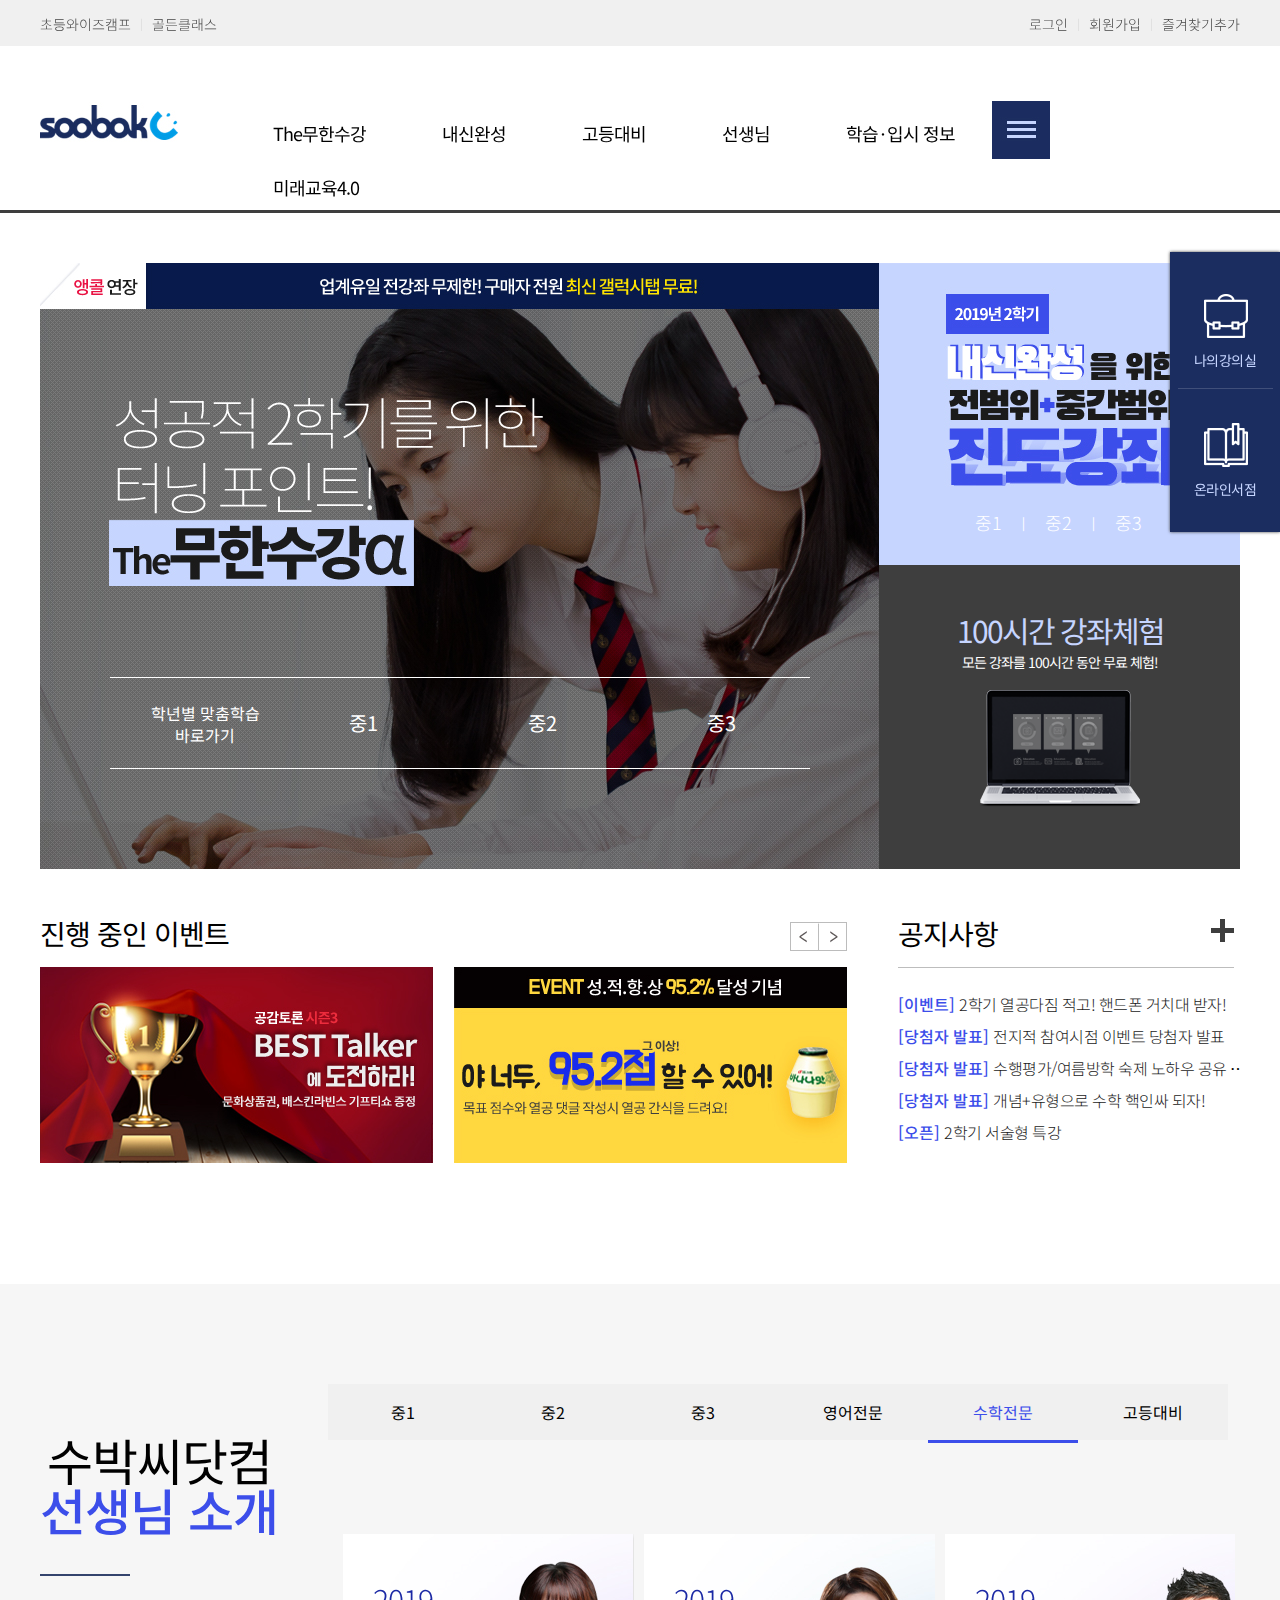
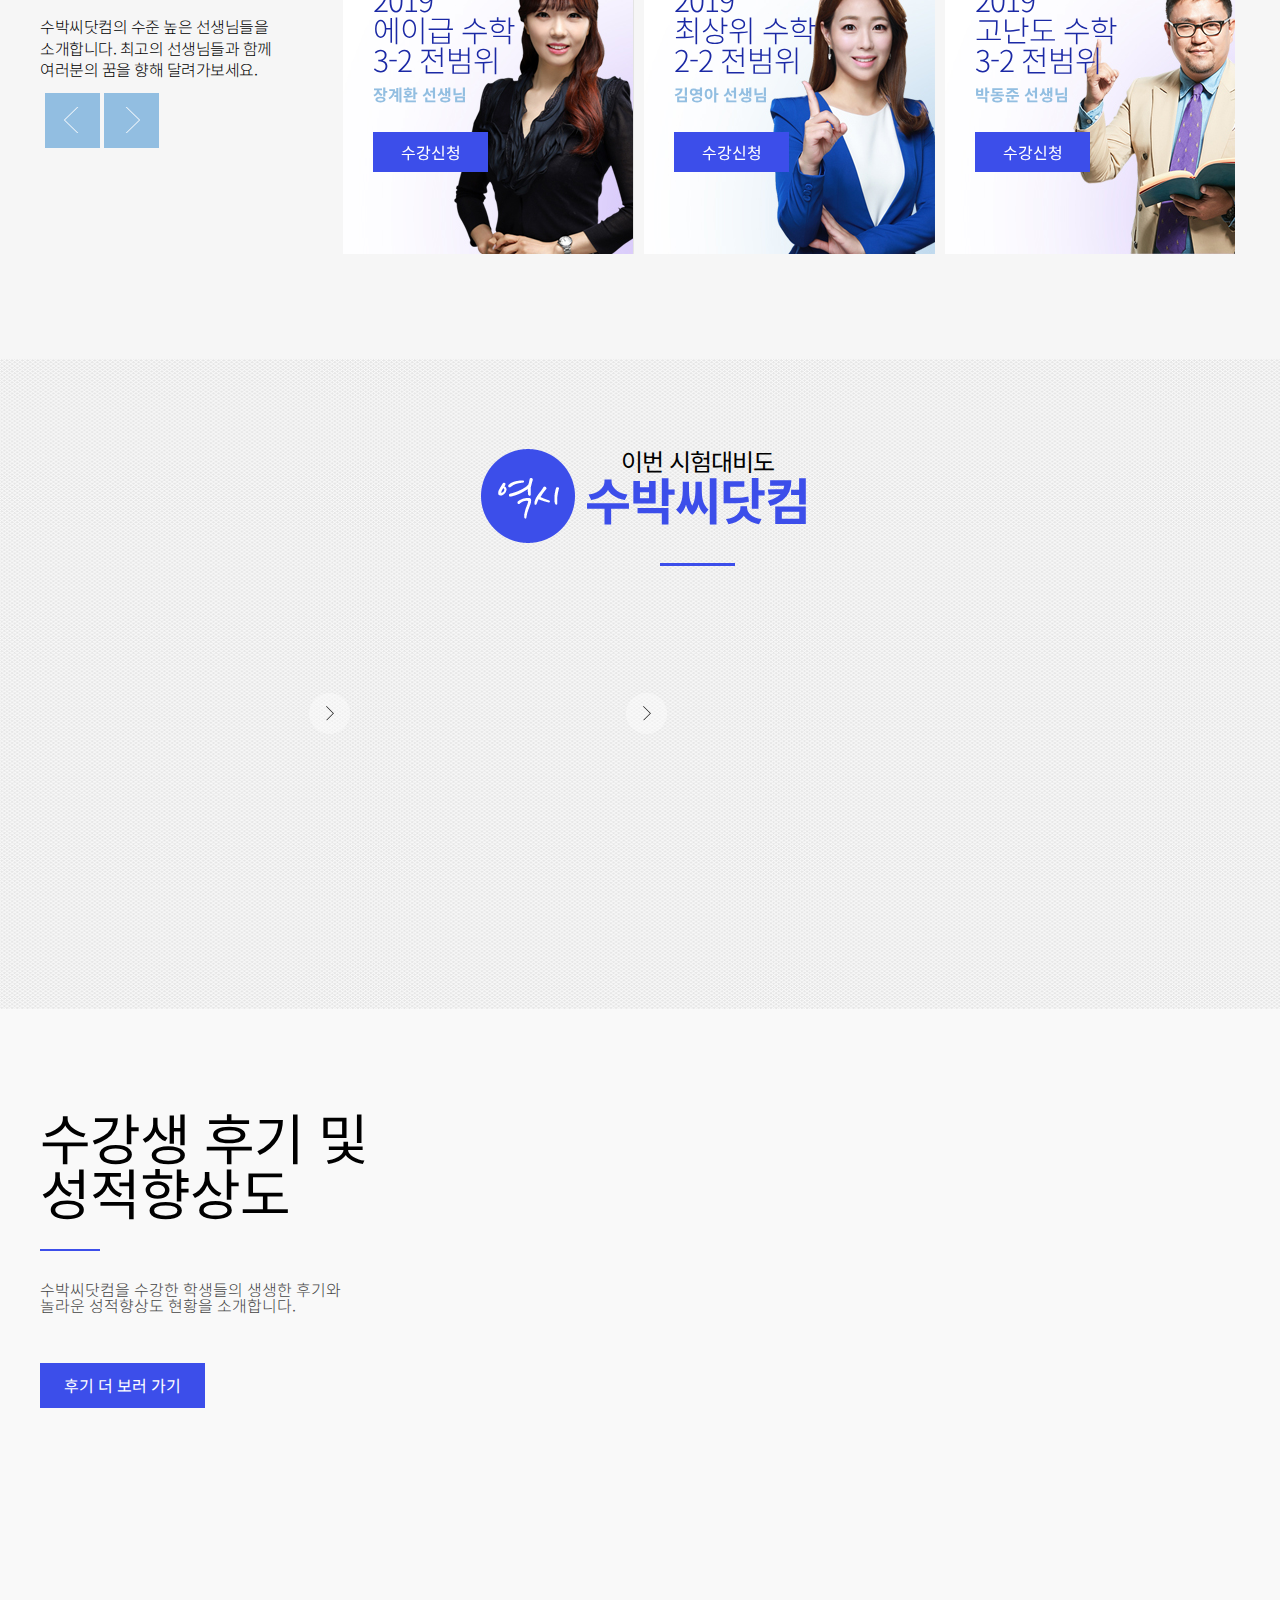
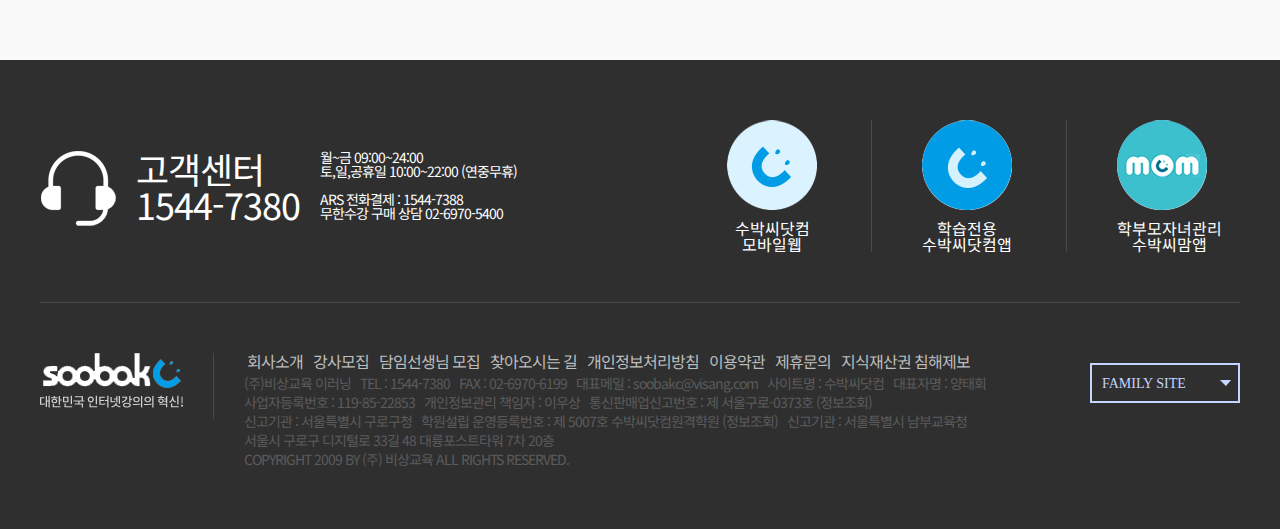
<file: soobakc/index.html>
<!DOCTYPE html>
<html lang="ko">
	<head>
		<meta charset="utf-8">
		<meta http-equiv="X-UA-Compatible" content="ie=edge">
        <meta name="author" content="이상미">
        <meta name="description" content="수박씨 리디자인 웹표준 사이트입니다.">
        <meta name="keywords" content="수박씨, 중등교육, 중학교, 인터넷 강의">
        <title>SOOBAKC</title>
        
		<link rel="stylesheet" href="css/reset.css" type="text/css">
		<link rel="stylesheet" href="css/component-nav.css" type="text/css">
		<link rel="stylesheet" href="css/remodal.css" type="text/css" />
		<link rel="stylesheet" href="css/aos.css" type="text/css">
		<link rel="stylesheet" href="css/slick.css" type="text/css" >

		<!--[if lt IE 9]> <script src="http://ie7-js.googlecode.com/svn/version/2.1(beta4)/IE9.js"></script> <![endif]-->
		<!--[if lt IE 8]> <script src="http://ie7-js.googlecode.com/svn/version/2.1(beta4)/IE8.js"></script> <![endif]--> 
		<!--[if lt IE 7]> <script src="http://ie7-js.googlecode.com/svn/version/2.1(beta4)/IE7.js"></script> <![endif]--> 

		<!--[if lt IE 9]> <script src="https://oss.maxcdn.com/libs/respond.js/1.3.0/respond.min.js"></script><![endif]-->
		<!--[if lt IE 9]>
		<script src="http://html5shiv.googlecode.com/svn/trunk/html5.js"></script>
		<script>
            document.createElement('header');
            document.createElement('nav');
            document.createElement('section');
            document.createElement('article');
            document.createElement('aside');
            document.createElement('footer');
            document.createElement('hgroup');
		</script>
		<![endif]-->
	</head>

 <body>
	<!--sitemap-->
	<div class="remodal" data-remodal-id="sitemap">
		<div class="win_pop">
			<ul>
				<li>
					<p>The무한수강</p>
					<p><a href="#">구매혜택</a></p>
					<p><a href="#">1:1 맞춤 학습관리</a></p>
					<p><a href="#">장학제도</a></p>
					<p><a href="#">자주 묻는 질문</a></p>
				</li>
				<li>
					<p>선생님</p>
					<p><a href="#">국어</a></p>
					<p><a href="#">영어</a></p>
					<p><a href="#">수학</a></p>
					<p><a href="#">사회/역사</a></p>
					<p><a href="#">과학</a></p>
					<p><a href="#">예체능/기타</a></p>
					<p><a href="html/teacher.html">수박쌤TV</a></p>
				</li>
				<li>
					<p>학부모코너</p>
					<p><a href="#">자녀학습관리</a></p>
					<p><a href="#">자녀평가 및 검사</a></p>
					<p><a href="#">자녀교육 노하우</a></p>
					<p><a href="#">학부모 특강</a></p>
					<p><a href="#">학생성공사례</a></p>
				</li>
			</ul>
			<ul>
				<li>
					<p>내신완성</p>
					<p><a href="#">중등내신강좌</a></p>
					<p><a href="#">인증시험강좌</a></p>
				</li>
				<li>
					<p>학습입시정보</p>
					<p><a href="#">고입정보</a></p>
					<p><a href="#">입시전략</a></p>
					<p><a href="#">학습전략</a></p>
					<p><a href="#">스마트러닝스쿨</a></p>
					<p><a href="#">진로탐색</a></p>
					<p><a href="#">시험정보</a></p>
					<p><a href="#">수행평가 자료포털</a></p>
					<p><a href="#">진단검사센터</a></p>
				</li>
				<li>
					<p>고객센터</p>
					<p><a href="#">자주하는 질문</a></p>
					<p><a href="#">초보자 가이드</a></p>
					<p><a href="#">공지사항</a></p>
					<p><a href="#">1:1 친절상담</a></p>
					<p><a href="#">프로그램 다운로드</a></p>
					<p><a href="#">동영상 속도 체크</a></p>
					<p><a href="#">PC 오류 원격제어</a></p>
					<p><a href="#">수박씨PC 지킴이</a></p>
					<p><a href="#">사회공헌 캠페인</a></p>

				</li>
			</ul>
			<ul>
				<li>
					<p>영어전문</p>
					<p><a href="#">영역별 강좌</a></p>
					<p><a href="#">인증시험 강좌</a></p>
					<p><a href="#">영어특별코스</a></p>
				</li>
				<li>
					<p>온라인서점</p>
					<p><a href="#">학년별 교재</a></p>
					<p><a href="#">브랜드별 교재</a></p>
					<p><a href="#">교과서별 교재</a></p>
					<p><a href="#">영어전문교재</a></p>
					<p><a href="#">인증시험대비교재</a></p>
					<p><a href="#">수박씨 쌤's 노트</a></p>
					<p><a href="#">비상 교과서</a></p>
					<p><a href="#">교과서 지도서</a></p>
					<p><a href="#">플래너 단체 구매</a></p>
					<p><a href="#">온라인 서점 FAQ</a></p>
					<p><a href="#">신규교재소식</a></p>
				</li>
				<li>
					<p>스마트존</p>
					<p><a href="#">학습기기몰</a></p>
					<p><a href="#">모바일 서비스</a></p>
					<p><a href="#">LG G-pad 10.1</a></p>
					<p><a href="#">GALAXY Tab4</a></p>
					<p><a href="#">s-pad</a></p>
				</li>
			</ul>
			<ul>
				<li>
					<p>수학전문</p>
					<p><a href="#">수준별 강좌</a></p>
					<p><a href="#">영역별 강좌</a></p>
					<p><a href="#">특목/경시 강좌</a></p>
					<p><a href="#">인증시험 강좌</a></p>
				</li>
				<li>
					<p>나의 공부방</p>
					<p><a href="#">무한수강존</a></p>
					<p><a href="#">알파ON클래스 전용</a></p>
					<p><a href="#">나의 강의실</a></p>
					<p><a href="#">맞춤학습관리</a></p>
					<p><a href="#">평가&검사</a></p>
					<p><a href="#">회원정보/등급</a></p>
					<p><a href="#">내가 작성한 글</a></p>
					<p><a href="#">쪽지함</a></p>
					<p><a href="#">결제정보</a></p>
					<p><a href="#">쿠폰/캐쉬/포인트</a></p>
				</li>
			</ul>
			<ul>
				<li>
					<p>고등대비</p>
					<p><a href="#">고등대비강좌</a></p>
					<p><a href="#">특목고대비강좌</a></p>
					<p><a href="#">인증시험강좌</a></p>
					<p><a href="#">합격전략연구소</a></p>
				</li>
				<li>
					<p>우리 이야기</p>
					<p><a href="#">수박씨 이벤트</a></p>
					<p><a href="#">우리들의 이야기</a></p>
					<p><a href="#">나도 수박씨 작가</a></p>
					<p><a href="#">공감토론</a></p>
					<p><a href="#">퀴즈퀴즈</a></p>
					<p><a href="#">SBC ON-AIR</a></p>
					<p><a href="#">응답하라! 수박씨닷컴</a></p>
				</li>
				<li>
					<p>기타 서비스</p>
					<p><a href="#">골든클래스</a></p>
					<p><a href="#">100시간 체험존</a></p>
					<p><a href="#">콕 강의</a></p>
					<p><a href="#">쿠폰인증센터</a></p>
				</li>
			</ul>
		</div>
		<a class="remodal-close" data-remodal-action="close"></a>
	</div>
	<!--//sitemap-->

	<!--aside-->
	<aside>
		<div>
			<img src="image/aside_icon1.png" alt="나의 강의실">
			<a href="#">나의강의실</a>
			<span></span>
		</div>
		<div>
			<img src="image/aside_icon2.png" alt="온라인 서점">
			<a href="#">온라인서점</a>
		</div>
	</aside>
	<!--//aside-->

  <div id="wrap">

	<!--header-->
	<header id="header">

		<!--topsection-->
		<div class="topsection">
			<div class="inner">
				<ul>
					<li><a href="#">초등와이즈캠프</a></li>
					<li>ㅣ</li>
					<li><a href="#">골든클래스</a></li>
				</ul>
				<ul>
					<li><a href="#">로그인</a></li>
					<li>ㅣ</li>
					<li><a href="#">회원가입</a></li>
					<li>ㅣ</li>
					<li><a href="#">즐겨찾기추가</a></li>
				</ul>
			</div>
		</div>
		<!--//topsection-->

		<div id="map_container" class="map_container">
			<div class="sitemap">
				<a href="#" data-remodal-target="sitemap">
					<div class="imgholder">
						<img src="image/menu.jpg" alt="메뉴 아이콘">
					</div>
				</a>
			</div>
		</div>

		<!--nav-->
		<div class="nav_container">
			<div class="main">
				<div class="inner">
					<h1><a href="index.html"><img src="image/logo.jpg" alt="로고"></a></h1>
				</div>
				<nav id="cbp-hrmenu" class="cbp-hrmenu">
					<ul>
						<li>
							<a href="#">The무한수강</a>
							<div class="cbp-hrsub">
								<div class="cbp-hrsub-inner"> 
									<div class="cbp-hrsub-title">
										<img src="image/menu_icon1.jpg" alt="메뉴 아이콘">
										<h3><span></span>The무한수강</h3>
										<p>전학년, 전강좌<br>전용 학습 서비스 무제한</p>
									</div>
									<div>
										<h4>구매&혜택</h4>
										<ul>
											<li><a href="#">무한수강 상품안내</a></li>
											<li><a href="#">무한수강 혜택</a></li>
											<li><a href="#">무한수강 강좌 구성</a></li>
										</ul>
									</div>
									<div>
										<h4>1:1 맞춤 학습관리</h4>
										<ul>
											<li><a href="#">유형별 관리 시스템</a></li>
											<li><a href="#">담임선생님 소개</a></li>
										</ul>
									</div>
									<div>
										<h4>장학제도</h4>
										<ul>
											<li><a href="#">중1 장학제도</a></li>
											<li><a href="#">중2,3 장학제도</a></li>
										</ul>
									</div>
									<div>
										<h4>자주 묻는 질문</h4>
										<ul>
											<li><a href="#">자주 묻는 질문</a></li>
										</ul>
									</div>
								</div><!-- /cbp-hrsub-inner -->
							</div><!-- /cbp-hrsub -->
						</li>
						<li>
							<a href="#">내신완성</a>
							<div class="cbp-hrsub">
								<div class="cbp-hrsub-inner"> 
									<div class="cbp-hrsub-title">
										<img src="image/menu_icon1.jpg" alt="메뉴 아이콘">
										<h3><span></span>내신완성</h3>
										<p>전학년, 전강좌<br>전용 학습 서비스 무제한</p>
									</div>
									<div>
										<h4>중등내신강좌</h4>
										<ul>
											<li>
												<a href="#">중1</a>
												<a href="#">중2</a>
												<a href="#">중3</a>
											</li>
											<li><a href="#">서술형/수행평가</a></li>
											<li><a href="#">중등 신입생</a></li>
											<li><a href="#">중등총정리</a></li>
											<li><a href="#">스페셜/무료특강</a></li>
										</ul>
									</div>
									<div>
										<h4>인증시험강좌</h4>
										<ul>
											<li><a href="#">한국사능력 검정</a></li>
											<li><a href="#">한자능력 검정</a></li>
											<li><a href="#">TOEFL</a></li>
											<li><a href="#">일본어</a></li>
											<li><a href="#">중국어</a></li>
											<li><a href="#">실용수학</a></li>
										</ul>
									</div>
									<div>
										<h4>미래교육4.0 특강</h4>
										<ul>
											<li><a href="#">미래교육4.0 무료특강</a></li>
										</ul>
									</div>
								</div><!-- /cbp-hrsub-inner -->
							</div><!-- /cbp-hrsub -->
						</li>
						<li>
							<a href="#">고등대비</a>
							<div class="cbp-hrsub">
								<div class="cbp-hrsub-inner"> 
									<div class="cbp-hrsub-title">
										<img src="image/menu_icon1.jpg" alt="메뉴 아이콘">
										<h3><span></span>고등대비</h3>
										<p>전학년, 전강좌<br>전용 학습 서비스 무제한</p>
									</div>
									<div>
										<h4>고등대비강좌</h4>
										<ul>
											<li><a href="#">중등 총정리</a></li>
											<li><a href="#">고등내신</a></li>
											<li><a href="#">수능기초</a></li>
										</ul>
									</div>
									<div>
										<h4>특목고 대비 강좌</h4>
										<ul>
											<li><a href="#">외고·국제고·자사고</a></li>
											<li><a href="#">과학고·영재학교</a></li>
										</ul>
									</div>
									<div>
										<h4>인증시험강좌</h4>
										<ul>
											<li><a href="#">한국사능력 검정</a></li>
											<li><a href="#">TOEFL</a></li>
										</ul>
									</div>
									<div>
										<h4>합격전략연구소</h4>
										<ul>
											<li><a href="#">입시전략보고서</a></li>
											<li><a href="#">자소서·면접 전략</a></li>
											<li><a href="#">특목고 합격수기</a></li>
											<li><a href="#">SKY대학 탐방기</a></li>
										</ul>
									</div>
								</div><!-- /cbp-hrsub-inner -->
							</div><!-- /cbp-hrsub -->
						</li>
						<li>
							<a href="#">선생님</a>
							<div class="cbp-hrsub">
								<div class="cbp-hrsub-inner"> 
									<div class="cbp-hrsub-title">
										<img src="image/menu_icon1.jpg" alt="메뉴 아이콘">
										<h3><span></span>선생님</h3>
										<p>전학년, 전강좌<br>전용 학습 서비스 무제한</p>
									</div>
									<div>
										<h4>구매&혜택</h4>
										<ul>
											<li><a href="#">무한수강 상품안내</a></li>
											<li><a href="#">무한수강 혜택</a></li>
											<li><a href="#">무한수강 강좌 구성</a></li>
										</ul>
									</div>
									<div>
										<h4>1:1 맞춤 학습관리</h4>
										<ul>
											<li><a href="#">유형별 관리 시스템</a></li>
											<li><a href="#">담임선생님 소개</a></li>
										</ul>
									</div>
									<div>
										<h4>장학제도</h4>
										<ul>
											<li><a href="#">중1 장학제도</a></li>
											<li><a href="#">중2,3 장학제도</a></li>
										</ul>
									</div>
									<div>
										<h4>자주 묻는 질문</h4>
										<ul>
											<li><a href="#">자주 묻는 질문</a></li>
										</ul>
									</div>
								</div><!-- /cbp-hrsub-inner -->
							</div><!-- /cbp-hrsub -->
						</li>
						<li>
							<a href="#">학습·입시 정보</a>
							<div class="cbp-hrsub">
								<div class="cbp-hrsub-inner"> 
									<div class="cbp-hrsub-title">
										<img src="image/menu_icon1.jpg" alt="메뉴 아이콘">
										<h3><span></span>학습·입시 정보</h3>
										<p>전학년, 전강좌<br>전용 학습 서비스 무제한</p>
									</div>
									<div>
										<h4>구매&혜택</h4>
										<ul>
											<li><a href="#">무한수강 상품안내</a></li>
											<li><a href="#">무한수강 혜택</a></li>
											<li><a href="#">무한수강 강좌 구성</a></li>
										</ul>
									</div>
									<div>
										<h4>1:1 맞춤 학습관리</h4>
										<ul>
											<li><a href="#">유형별 관리 시스템</a></li>
											<li><a href="#">담임선생님 소개</a></li>
										</ul>
									</div>
									<div>
										<h4>장학제도</h4>
										<ul>
											<li><a href="#">중1 장학제도</a></li>
											<li><a href="#">중2,3 장학제도</a></li>
										</ul>
									</div>
									<div>
										<h4>자주 묻는 질문</h4>
										<ul>
											<li><a href="#">자주 묻는 질문</a></li>
										</ul>
									</div>
								</div><!-- /cbp-hrsub-inner -->
							</div><!-- /cbp-hrsub -->
						</li>
						<li>
							<a href="#">미래교육4.0</a>
						</li>
					</ul>
				</nav>
			</div>
		</div>
		<!--//nav-->

	</header>
	<!--//header-->

	<!--content-->
	<div class="content">
		<div class="inner">
			
			<!--visual-->
			<div class="visual">
				<div class="left_section">
					<a href="#"><img src="image/main/visual.jpg" alt="비주얼 이미지"></a>
					<div class="visual_txt">
						<p>학년별 맞춤학습<br>바로가기</p>
                        <ul>
                            <li><a href="#">중1 </a></li>
                            <li><a href="#">중2 </a></li>
                            <li><a href="#">중3 </a></li>
                        </ul>
					</div>
				</div>
				<div class="right_section">
					<div class="banner_box1">
						<ul>
							<li><a href="#">중1</a></li>
							<li>ㅣ</li>
							<li><a href="#">중2</a></li>
							<li>ㅣ</li>
							<li><a href="#">중3</a></li>
						</ul>
					</div>
					<div class="banner_box2">
						<h2>100시간 강좌체험</h2>
						<p>모든 강좌를 100시간 동안 무료 체험!</p>
						<img src="image/main/notebook.png" alt="100시간 무료 체험">
					</div>
				</div>
			</div>
			<!--//visual-->
	
			<!--section-->
			<div class="section">
				<!--event-->
				<div class="event">
					<h2>진행 중인 이벤트</h2>
					<ul class="event_slide">
						<li><a href="#"><img src="image/main/event1.jpg" alt="베스트 톡커 슬라이드 이미지"></a></li>
						<li><a href="#"><img src="image/main/event2.jpg" alt="성적향상 슬라이드 이미지"></a></li>
						<li><a href="#"><img src="image/main/event1.jpg" alt="베스트 톡커 슬라이드 이미지"></a></li>
						<li><a href="#"><img src="image/main/event2.jpg" alt="성적향상 슬라이드 이미지"></a></li>
					</ul>
				</div>
				<!--//event-->

				<!--notice-->
				<div class="notice">
					<h2>공지사항</h2>
					<a href="#"><img src="image/more.png" alt="더보기"></a>
					<ul>
						<li><strong>[이벤트]</strong> <a href="#">2학기 열공다짐 적고! 핸드폰 거치대 받자!</a></li>
						<li><strong>[당첨자 발표]</strong> <a href="#">전지적 참여시점 이벤트 당첨자 발표</a></li>
						<li><strong>[당첨자 발표]</strong> <a href="#">수행평가/여름방학 숙제 노하우 공유 이벤트 당첨자</a></li>
						<li><strong>[당첨자 발표]</strong> <a href="#"> 개념+유형으로 수학 핵인싸 되자!</a></li>
						<li><strong>[오픈]</strong> <a href="#">2학기 서술형 특강</a></li>
					</ul>
				</div>
				<!--//notice-->
			</div>
			<!--//section-->

			</div>

            <!--teacher-->
            <div class="teacher">
                <div class="inner">
                    <div class="intro_txt">
                        <h2>수박씨닷컴<br><strong>선생님 소개</strong> <span></span></h2>
                        <p>수박씨닷컴의 수준 높은 선생님들을<br>소개합니다. 최고의 선생님들과 함께<br>여러분의 꿈을 향해 달려가보세요.</p>
                    </div>
                    <div class="menubox">
                        <ul class="tab">
                            <li rel="tab1">중1</li>
                            <li rel="tab2">중2</li>
                            <li rel="tab3">중3</li>
                            <li rel="tab4">영어전문</li>
                            <li class="active" rel="tab5">수학전문</li>
                            <li rel="tab6">고등대비</li>
                        </ul>

                        <div class="tab_container">
                            <div id="tab1" class="tab_content">
                                <section class="tab_regular slider">
                                    <div class="teacher">
                                        <img src="image/main/teacher1.jpg" alt="장계환 선생님">
                                        <div class="teacher_txt">
                                            <h3>2019<br>에이급 수학<br>3-2 전범위</h3>
                                            <strong>장계환 선생님</strong>
                                            <span>수강신청</span>
                                        </div>
                                    </div>
                                    <div class="teacher">
                                        <img src="image/main/teacher2.jpg" alt="김영아 선생님">
                                        <div class="teacher_txt">
                                            <h3>2019<br>최상위 수학<br>2-2 전범위</h3>
                                            <strong>김영아 선생님</strong>
                                            <span>수강신청</span>
                                        </div>
                                    </div>
                                    <div class="teacher">
                                        <img src="image/main/teacher3.jpg" alt="박동준 선생님">
                                        <div class="teacher_txt">
                                            <h3>2019<br>고난도 수학<br>3-2 전범위</h3>
                                            <strong>박동준 선생님</strong>
                                            <span>수강신청</span>
                                        </div>
                                    </div>
                                    <div class="teacher">
                                        <img src="image/main/teacher1.jpg" alt="장계환 선생님">
                                        <div class="teacher_txt">
                                            <h3>2019<br>에이급 수학<br>3-2 전범위</h3>
                                            <strong>장계환 선생님</strong>
                                            <span>수강신청</span>
                                        </div>
                                    </div>
                                    <div class="teacher">
                                        <img src="image/main/teacher2.jpg" alt="김영아 선생님">
                                        <div class="teacher_txt">
                                            <h3>2019<br>최상위 수학<br>2-2 전범위</h3>
                                            <strong>김영아 선생님</strong>
                                            <span>수강신청</span>
                                        </div>
                                    </div>
                                    <div class="teacher">
                                        <img src="image/main/teacher3.jpg" alt="박동준 선생님">
                                        <div class="teacher_txt">
                                            <h3>2019<br>고난도 수학<br>3-2 전범위</h3>
                                            <strong>박동준 선생님</strong>
                                            <span>수강신청</span>
                                        </div>
                                    </div>
                                </section>
                            </div>

                            <div id="tab2" class="tab_content">
                                <section class="tab_regular slider">
                                    <div class="teacher">
                                        <img src="image/main/teacher1.jpg" alt="장계환 선생님">
                                        <div class="teacher_txt">
                                            <h3>2019<br>에이급 수학<br>3-2 전범위</h3>
                                            <strong>장계환 선생님</strong>
                                            <span>수강신청</span>
                                        </div>
                                    </div>
                                    <div class="teacher">
                                        <img src="image/main/teacher2.jpg" alt="김영아 선생님">
                                        <div class="teacher_txt">
                                            <h3>2019<br>최상위 수학<br>2-2 전범위</h3>
                                            <strong>김영아 선생님</strong>
                                            <span>수강신청</span>
                                        </div>
                                    </div>
                                    <div class="teacher">
                                        <img src="image/main/teacher3.jpg" alt="박동준 선생님">
                                        <div class="teacher_txt">
                                            <h3>2019<br>고난도 수학<br>3-2 전범위</h3>
                                            <strong>박동준 선생님</strong>
                                            <span>수강신청</span>
                                        </div>
                                    </div>
                                    <div class="teacher">
                                        <img src="image/main/teacher1.jpg" alt="장계환 선생님">
                                        <div class="teacher_txt">
                                            <h3>2019<br>에이급 수학<br>3-2 전범위</h3>
                                            <strong>장계환 선생님</strong>
                                            <span>수강신청</span>
                                        </div>
                                    </div>
                                    <div class="teacher">
                                        <img src="image/main/teacher2.jpg" alt="김영아 선생님">
                                        <div class="teacher_txt">
                                            <h3>2019<br>최상위 수학<br>2-2 전범위</h3>
                                            <strong>김영아 선생님</strong>
                                            <span>수강신청</span>
                                        </div>
                                    </div>
                                    <div class="teacher">
                                        <img src="image/main/teacher3.jpg" alt="박동준 선생님">
                                        <div class="teacher_txt">
                                            <h3>2019<br>고난도 수학<br>3-2 전범위</h3>
                                            <strong>박동준 선생님</strong>
                                            <span>수강신청</span>
                                        </div>
                                    </div>
                                </section>
                            </div>

                            <div id="tab3" class="tab_content">
                                <section class="tab_regular slider">
                                    <div class="teacher">
                                        <img src="image/main/teacher1.jpg" alt="장계환 선생님">
                                        <div class="teacher_txt">
                                            <h3>2019<br>에이급 수학<br>3-2 전범위</h3>
                                            <strong>장계환 선생님</strong>
                                            <span>수강신청</span>
                                        </div>
                                    </div>
                                    <div class="teacher">
                                        <img src="image/main/teacher2.jpg" alt="김영아 선생님">
                                        <div class="teacher_txt">
                                            <h3>2019<br>최상위 수학<br>2-2 전범위</h3>
                                            <strong>김영아 선생님</strong>
                                            <span>수강신청</span>
                                        </div>
                                    </div>
                                    <div class="teacher">
                                        <img src="image/main/teacher3.jpg" alt="박동준 선생님">
                                        <div class="teacher_txt">
                                            <h3>2019<br>고난도 수학<br>3-2 전범위</h3>
                                            <strong>박동준 선생님</strong>
                                            <span>수강신청</span>
                                        </div>
                                    </div>
                                    <div class="teacher">
                                        <img src="image/main/teacher1.jpg" alt="장계환 선생님">
                                        <div class="teacher_txt">
                                            <h3>2019<br>에이급 수학<br>3-2 전범위</h3>
                                            <strong>장계환 선생님</strong>
                                            <span>수강신청</span>
                                        </div>
                                    </div>
                                    <div class="teacher">
                                        <img src="image/main/teacher2.jpg" alt="김영아 선생님">
                                        <div class="teacher_txt">
                                            <h3>2019<br>최상위 수학<br>2-2 전범위</h3>
                                            <strong>김영아 선생님</strong>
                                            <span>수강신청</span>
                                        </div>
                                    </div>
                                    <div class="teacher">
                                        <img src="image/main/teacher3.jpg" alt="박동준 선생님">
                                        <div class="teacher_txt">
                                            <h3>2019<br>고난도 수학<br>3-2 전범위</h3>
                                            <strong>박동준 선생님</strong>
                                            <span>수강신청</span>
                                        </div>
                                    </div>
                                </section>
                            </div>

                            <div id="tab4" class="tab_content">
                                <section class="tab_regular slider">
                                    <div class="teacher">
                                        <img src="image/main/teacher1.jpg" alt="장계환 선생님">
                                        <div class="teacher_txt">
                                            <h3>2019<br>에이급 수학<br>3-2 전범위</h3>
                                            <strong>장계환 선생님</strong>
                                            <span>수강신청</span>
                                        </div>
                                    </div>
                                    <div class="teacher">
                                        <img src="image/main/teacher2.jpg" alt="김영아 선생님">
                                        <div class="teacher_txt">
                                            <h3>2019<br>최상위 수학<br>2-2 전범위</h3>
                                            <strong>김영아 선생님</strong>
                                            <span>수강신청</span>
                                        </div>
                                    </div>
                                    <div class="teacher">
                                        <img src="image/main/teacher3.jpg" alt="박동준 선생님">
                                        <div class="teacher_txt">
                                            <h3>2019<br>고난도 수학<br>3-2 전범위</h3>
                                            <strong>박동준 선생님</strong>
                                            <span>수강신청</span>
                                        </div>
                                    </div>
                                    <div class="teacher">
                                        <img src="image/main/teacher1.jpg" alt="장계환 선생님">
                                        <div class="teacher_txt">
                                            <h3>2019<br>에이급 수학<br>3-2 전범위</h3>
                                            <strong>장계환 선생님</strong>
                                            <span>수강신청</span>
                                        </div>
                                    </div>
                                    <div class="teacher">
                                        <img src="image/main/teacher2.jpg" alt="김영아 선생님">
                                        <div class="teacher_txt">
                                            <h3>2019<br>최상위 수학<br>2-2 전범위</h3>
                                            <strong>김영아 선생님</strong>
                                            <span>수강신청</span>
                                        </div>
                                    </div>
                                    <div class="teacher">
                                        <img src="image/main/teacher3.jpg" alt="박동준 선생님">
                                        <div class="teacher_txt">
                                            <h3>2019<br>고난도 수학<br>3-2 전범위</h3>
                                            <strong>박동준 선생님</strong>
                                            <span>수강신청</span>
                                        </div>
                                    </div>
                                </section>
                            </div>

                            <div id="tab5" class="tab_content">
                                <section class="tab_regular slider">
                                    <div class="teacher">
                                        <img src="image/main/teacher1.jpg" alt="장계환 선생님">
                                        <div class="teacher_txt">
                                            <h3>2019<br>에이급 수학<br>3-2 전범위</h3>
                                            <strong>장계환 선생님</strong>
                                            <span>수강신청</span>
                                        </div>
                                    </div>
                                    <div class="teacher">
                                        <img src="image/main/teacher2.jpg" alt="김영아 선생님">
                                        <div class="teacher_txt">
                                            <h3>2019<br>최상위 수학<br>2-2 전범위</h3>
                                            <strong>김영아 선생님</strong>
                                            <span>수강신청</span>
                                        </div>
                                    </div>
                                    <div class="teacher">
                                        <img src="image/main/teacher3.jpg" alt="박동준 선생님">
                                        <div class="teacher_txt">
                                            <h3>2019<br>고난도 수학<br>3-2 전범위</h3>
                                            <strong>박동준 선생님</strong>
                                            <span>수강신청</span>
                                        </div>
                                    </div>
                                    <div class="teacher">
                                        <img src="image/main/teacher1.jpg" alt="장계환 선생님">
                                        <div class="teacher_txt">
                                            <h3>2019<br>에이급 수학<br>3-2 전범위</h3>
                                            <strong>장계환 선생님</strong>
                                            <span>수강신청</span>
                                        </div>
                                    </div>
                                    <div class="teacher">
                                        <img src="image/main/teacher2.jpg" alt="김영아 선생님">
                                        <div class="teacher_txt">
                                            <h3>2019<br>최상위 수학<br>2-2 전범위</h3>
                                            <strong>김영아 선생님</strong>
                                            <span>수강신청</span>
                                        </div>
                                    </div>
                                    <div class="teacher">
                                        <img src="image/main/teacher3.jpg" alt="박동준 선생님">
                                        <div class="teacher_txt">
                                            <h3>2019<br>고난도 수학<br>3-2 전범위</h3>
                                            <strong>박동준 선생님</strong>
                                            <span>수강신청</span>
                                        </div>
                                    </div>
                                </section>
                            </div>

                            <div id="tab6" class="tab_content">
                                <section class="tab_regular slider">
                                    <div class="teacher">
                                        <img src="image/main/teacher1.jpg" alt="장계환 선생님">
                                        <div class="teacher_txt">
                                            <h3>2019<br>에이급 수학<br>3-2 전범위</h3>
                                            <strong>장계환 선생님</strong>
                                            <span>수강신청</span>
                                        </div>
                                    </div>
                                    <div class="teacher">
                                        <img src="image/main/teacher2.jpg" alt="김영아 선생님">
                                        <div class="teacher_txt">
                                            <h3>2019<br>최상위 수학<br>2-2 전범위</h3>
                                            <strong>김영아 선생님</strong>
                                            <span>수강신청</span>
                                        </div>
                                    </div>
                                    <div class="teacher">
                                        <img src="image/main/teacher3.jpg" alt="박동준 선생님">
                                        <div class="teacher_txt">
                                            <h3>2019<br>고난도 수학<br>3-2 전범위</h3>
                                            <strong>박동준 선생님</strong>
                                            <span>수강신청</span>
                                        </div>
                                    </div>
                                    <div class="teacher">
                                        <img src="image/main/teacher1.jpg" alt="장계환 선생님">
                                        <div class="teacher_txt">
                                            <h3>2019<br>에이급 수학<br>3-2 전범위</h3>
                                            <strong>장계환 선생님</strong>
                                            <span>수강신청</span>
                                        </div>
                                    </div>
                                    <div class="teacher">
                                        <img src="image/main/teacher2.jpg" alt="김영아 선생님">
                                        <div class="teacher_txt">
                                            <h3>2019<br>최상위 수학<br>2-2 전범위</h3>
                                            <strong>김영아 선생님</strong>
                                            <span>수강신청</span>
                                        </div>
                                    </div>
                                    <div class="teacher">
                                        <img src="image/main/teacher3.jpg" alt="박동준 선생님">
                                        <div class="teacher_txt">
                                            <h3>2019<br>고난도 수학<br>3-2 전범위</h3>
                                            <strong>박동준 선생님</strong>
                                            <span>수강신청</span>
                                        </div>
                                    </div>
                                </section>
                            </div>
                        </div>

                        <button class="prev slick-arrow btnprev"></button>
                        <button class="next slick-arrow btnnext"></button>
                    </div>
                </div>
            </div>
            <!--//teacher-->

            <!--test-->
            <div class="test">
                <div class="inner">
                    <div class="title">
                        <img src="image/main/round_txt.png" alt="타이틀 아이콘">
                        <h2>이번 시험대비도<br><strong>수박씨닷컴</strong><span></span></h2>
                    <div class="step1"></div>
                    </div>

                    <div class="icon">
                        <div class="icon1" data-aos="flip-left" data-aos-easing="ease-out-cubic" data-aos-duration="500">
                            <img src="image/main/icon1.png" alt="아이콘">
                            <p><span>학교별 시험</span> 완벽 대비<br><strong>중간시험특강</strong></p>
                        </div>
                        <img src="image/main/arrow.png" alt="화살표 아이콘">
                        <div class="icon2" data-aos="flip-left" data-aos-easing="ease-out-cubic" data-aos-duration="800">
                            <img src="image/main/icon2.png" alt="아이콘">
                            <p>내가 필요한<span>핵심만</span> 골라서!</p>
                            <ul>
                                <li><a href="#">내 맘대로<br>테스트</a></li>
                                <li><a href="#">단원별<br>초이스</a></li>
                                <li><a href="#">콕<br>강의</a></li>
                            </ul>
                        </div>
                        <img src="image/main/arrow.png" alt="화살표 아이콘">
                        <div class="icon3" data-aos="flip-left" data-aos-easing="ease-out-cubic" data-aos-duration="1100">
                            <img src="image/main/icon3.png" alt="아이콘">
                            <p><span>기출문제</span>로 최종 점검</p>
                            <ul>
                                <li><a href="#">서술형<br>기출족보</a></li>
                                <li><a href="#">족보<br>닷컴</a></li>
                            </ul>
                        </div>
                        <div class="icon4" data-aos="flip-left" data-aos-easing="ease-out-cubic" data-aos-duration="1400">
                            <div class="icon4_txt">
                                <strong>퀵답변 게시판</strong>
                                <p>모르는 개념은 바로바로 질문할 수 있는<br>게시판으로 개념 다잡기</p>
                            </div>
                        </div>
                    </div>
                </div>
            </div>
            <!--//test-->

            <!--review-->
            <div class="review">
                <div class="inner">
                    <img src="image/main/review_img.jpg" alt="수강생 후기 및 성적향상도" data-aos="fade-up" data-aos-duration="600">
                    <div class="review_txt">
                        <h2>수강생 후기 및<br>성적향상도<span></span></h2>
                        <p>수박씨닷컴을 수강한 학생들의 생생한 후기와<br>놀라운 성적향상도 현황을 소개합니다.</p>
                        <span>후기 더 보러 가기</span>
                    </div>
                </div>
            </div>
            <!--//review-->
		
		</div>
		<!--//content-->

		<!--footer-->
		<footer class="footer">
			<div class="inner">
				<div class="footer_top">
					<div class="customer">
						<img src="image/main/customer.png" alt="고객센터 아이콘">
						<h2>고객센터<br>1544-7380</h2>
						<p>월~금 09:00~24:00<br>토,일,공휴일 10:00~22:00 (연중무휴)<br><br>ARS 전화결제 : 1544-7388<br>무한수강 구매 상담 02-6970-5400</p>
					</div>
					<div class="app">
						<ul>
							<li>
								<a href="#">
									<img src="image/main/app_icon1.png" alt="수박씨 모바일웹">
									<p>수박씨닷컴<br>모바일웹</p>
								</a>
							</li>
							<li>
								<a href="#">
									<img src="image/main/app_icon2.png" alt="수박씨닷컴앱">
									<p>학습전용<br>수박씨닷컴앱</p>
								</a>
							</li>
							<li>
								<a href="#">
									<img src="image/main/app_icon3.png" alt="수박씨맘앱">
									<p>학부모자녀관리<br>수박씨맘앱</p>
								</a>
							</li>
						</ul>
					</div>
				</div>

				<div class="footer_bottom">
					<a href="#"><img src="image/footer_logo.png" alt="푸터 로"></a>
					<div class="footerbottom_txt">
						<ul>
							<li><a href="#">회사소개</a></li>
							<li><a href="#">강사모집</a></li>
							<li><a href="#">담임선생님 모집</a></li>
							<li><a href="#">찾아오시는 길</a></li>
							<li><a href="#">개인정보처리방침</a></li>
							<li><a href="#">이용약관</a></li>
							<li><a href="#">제휴문의</a></li>
							<li><a href="#">지식재산권 침해제보</a></li>
						</ul>
						<p>(주)비상교육 이러닝 &nbsp;&nbsp;TEL : 1544-7380 &nbsp;&nbsp;FAX : 02-6970-6199 &nbsp;&nbsp;대표메일 : soobakc@visang.com &nbsp;&nbsp;사이트명 : 수박씨닷컴 &nbsp;&nbsp;대표자명 : 양태회 <br>사업자등록번호 : 119-85-22853  &nbsp;&nbsp;개인정보관리 책임자 : 이우상 &nbsp;&nbsp;통신판매업신고번호 : 제 서울구로-0373호 (정보조회) <br>신고기관 : 서울특별시 구로구청 &nbsp;&nbsp;학원설립 운영등록번호 : 제 5007호 수박씨닷컴원격학원 (정보조회) &nbsp;&nbsp;신고기관 : 서울특별시 남부교육청</p>
						<p>서울시 구로구 디지털로 33길 48 대륭포스트타워 7차 20층</p>
						<p>COPYRIGHT 2009 BY (주) 비상교육 ALL RIGHTS RESERVED.</p>
					</div>
				</div>

				<div class="familysite">
					<form>
						<select>
							<option>FAMILY SITE</option>
							<option>비상교재</option>
							<option>학원교육</option>
						</select>
					</form>
				</div>
			</div>
		</footer>
		<!--//footer-->

  </div>

    <!--스크립트-->
    <script src="js/jquery.min_1.12.4.js"></script>
    <script src="js/slick.min.js"></script>
    <script src="js/remodal.js"></script>
	<script src="js/cbpHorizontalMenu.js"></script>
	<script src="js/aos.js"></script>
	<script>
		$(function(){
			cbpHorizontalMenu.init();
		});
        
        $(document).ready(function (){
            $(".tab_content").hide();
            $(".tab_content:first").show();

            $("ul.tab li").click(function () {
                $("ul.tab li").removeClass("active").css("color", "#333");
                $(this).addClass("active").css("color", "#3c4eea");

                $(".tab_content").hide()
                var activeTab = $(this).attr("rel");
                $("#" + activeTab).fadeIn();

                if($("#" + activeTab+" > .slick-initialized").length>0){
                  $("#" + activeTab+" > .tab_regular").slick('refresh');
                }else{
                    $("#" + activeTab+" > .tab_regular").slick({
                        dots: false,
                        infinite: true,
                        slidesToShow: 3,
                        slidesToScroll: 3,
                        prevArrow: $('.teacher .prev'),
                        nextArrow: $('.teacher .next'),
                    });
                }
            });

            $("#tab1 > .tab_regular").slick({
                dots: false,
                infinite: true,
                slidesToShow: 3,
                slidesToScroll: 3,
                prevArrow: $('.teacher .prev'),
                nextArrow: $('.teacher .next'),
            });
            
            $(".event_slide").slick({
                infinite: true,
                slidesToShow: 2,
                slidesToScroll: 1,
                autoplay : true,
				autoplaySpeed : 5000,
				pauseOnHover : true,
            });
        });
            
        AOS.init({
            easing: 'ease-in-out-sine'
        });
	</script>
	<!--//스크립트-->
 </body>
</html>
</file>
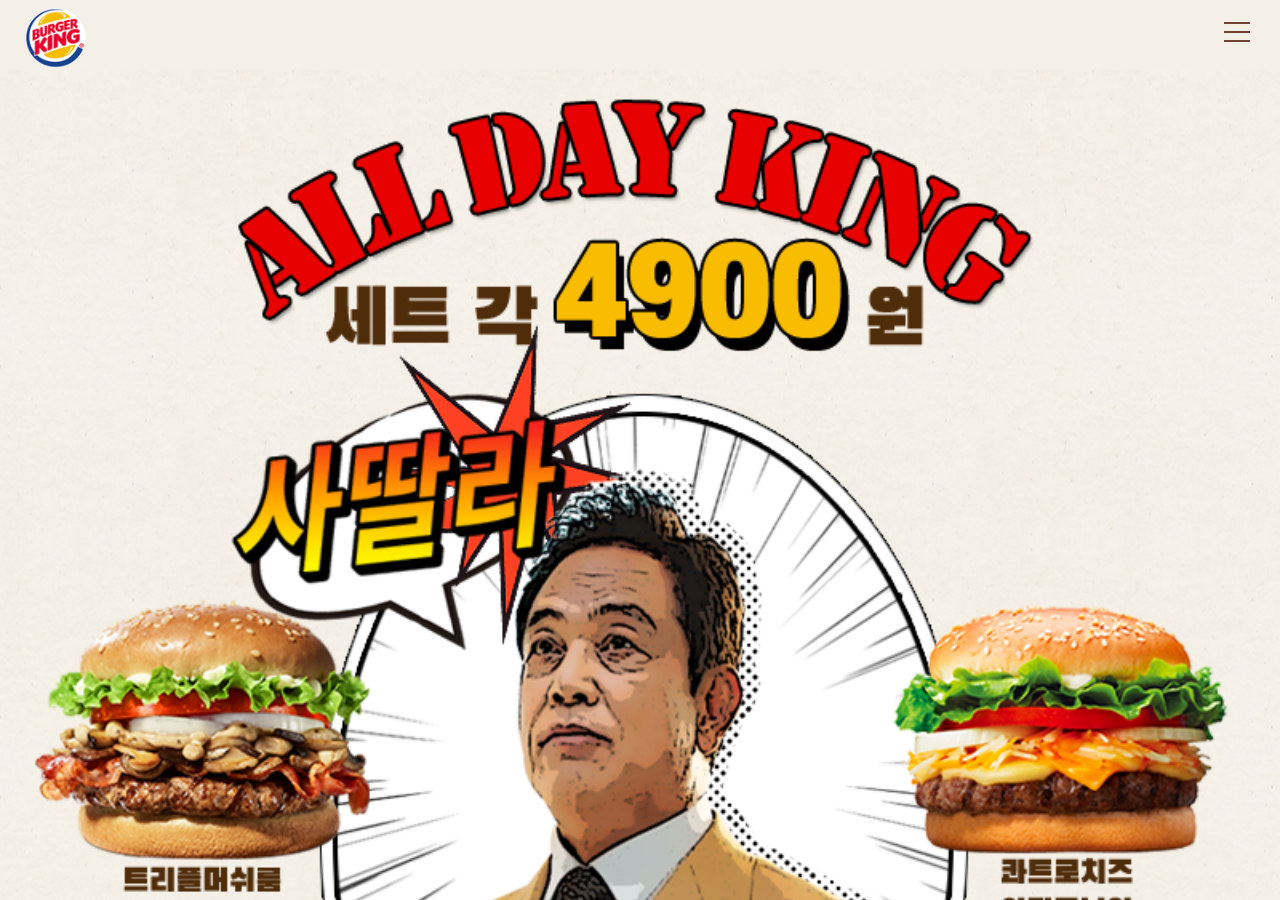
<file: burgerking/m/index.html>
<!doctype html>
<html>
<head>
	<meta charset="utf-8">
	<meta name="viewport" content="width=device-width; initial-scale=1.0; maximum-scale=1.0"/>
	<meta name="author" content="이상미">
    <meta name="description" content="버거킹 리디자인 모바일 웹사이트입니다.">
    <meta name="keywords" content="버거킹, 햄버거, 감자튀김, 와퍼">
    <title>BURGERKING</title>
	
	<link rel="stylesheet" href="css/reset.css" type="text/css">
	<link rel="stylesheet" href="css/nav.css" type="text/css">
	<link rel="stylesheet" href="css/responsible.css" type="text/css">
    <link rel="stylesheet" href="css/jquery.bxslider.css">
	<link rel="stylesheet" href="css/jquery-video-lightning.css" type="text/css">

    <script type="text/JavaScript" src="js/jquery-1.7.2.min.js"></script>
	<script src="js/nav.js"></script>

	<!--[if lt IE 9]><script src="http://html5shiv.googlecode.com/svn/trunk/html5.js"></script><![endif]-->
	<!--[if lt IE 9]> <script src="http://ie7-js.googlecode.com/svn/version/2.1(beta4)/IE9.js"></script> <![endif]-->
	<!--[if lt IE 9]> <script src="https://oss.maxcdn.com/libs/respond.js/1.3.0/respond.min.js"></script><![endif]-->
	<!--[if lt IE 9]>
	<script src="http://html5shiv.googlecode.com/svn/trunk/html5.js"></script>
	<script>
	document.createElement('header');
	document.createElement('nav');
	document.createElement('section');
	document.createElement('article');
	document.createElement('aside');
	document.createElement('footer');
	document.createElement('hgroup');
	</script>
	<![endif]-->
</head>

 <body>
    <div id="wrap">
		<div class="site-container">
			<div class="site-pusher">
				<header class="header">
					<a href="#" class="header__icon" id="header__icon"></a>
					<a href="index.html" class="header__logo"><img src="image/logo.png" alt="logo"></a>
					
					<nav class="menu">
						<a href='#'><img src="image/menu_logo.jpg" alt="logo"></a>
						<div id='cssmenu'>
							<ul>
								<li class='has-sub'><a href='#'>BRAND STORY</a>
									<ul>
										<li><a href='html/about.html'>버거킹 스토리</a></li>
										<li><a href='#'>WHY 버거킹</a></li>
										<li><a href='#'>버거킹 NEWS</a></li>
									</ul>
								</li>
								<li class='has-sub'><a href='#'>MENU</a>
									<ul>
										<li><a href='#'>스페셜</a></li>
										<li><a href='#'>프리미엄</a></li>
										<li><a href='#'>와퍼&#38;버거</a></li>
										<li><a href='#'>치킨버거</a></li>
										<li><a href='#'>사이드</a></li>
										<li><a href='#'>음료</a></li>
										<li><a href='#'>아침메뉴</a></li>
									</ul>
								</li>
								<li><a href='#'>EVENT</a></li>
								<li><a href='#'>SEARCH STORE</a></li>
							</ul>
						</div> 
					</nav>
					<!--//nav-->
				</header>
				<!--//header-->

				<div class="site-content">
					<div class="container">
						<div class="visual"><img src="image/main/visual.png" alt="visual"></div>
						<!--//visual-->

						<div class="quick_menu">
							<a href="#"><img src="image/main/delivery.png" alt="delivery"></a>
							<a href="#"><img src="image/main/search_store.png" alt="search_store"></a>
						</div>
						<!--//quick_menu-->

						<div class="content">
							<div class="news">
								<a href="#"><img src="image/main/news.png" alt="news"></a>
							</div>
							<!--//news-->

							<div class="youtube">
								<p><span class="video-link" data-video-id="y-ntMGbzRSiS0"><img src="image/mov.jpg" alt="mov"></span></p>
							</div>
							<!--//mov-->
							
							<div class="burgermenu">
								<img src="image/main/menu_bg.png" alt="menu_bg">
								
								<div>
									<ul class="menu_slide">
										<li>
											<a href="#">
												<img src="image/main/volcano.png" alt="volcano">
												<img src="image/main/volcano_txt.png" alt="volcano">
											</a>
										</li>
										<li>
											<a href="#">
												<img src="image/main/monster.png" alt="monster">
												<img src="image/main/monster_txt.png" alt="monster">
											</a>
										</li>
									</ul>
									<!--//menu_slide-->
                                </div>
							</div>
							<!--//burgermenu-->

							<div class="customer">
								<a href="#"><img src="image/main/customer.png" alt="customer"></a>
							</div>
							<!--//customer-->
							
							<div class="notice">
                                <ul class="notice_slide">
                                    <li><a href="#"><img src="image/main/notice.png" alt="notice_txt"></a></li>
                                    <li><a href="#"><img src="image/main/notice.png" alt="notice_txt"></a></li>
                                </ul>
							</div>
							<!--//notice-->

							<div class="sns">
								<a href="#"><img src="image/main/youtube.png" alt="youtube"></a>
								<a href="#"><img src="image/main/facebook.png" alt="facebook"></a>
								<a href="#"><img src="image/main/instagram.png" alt="instagram"></a>
							</div>
							<!--//sns-->

							<footer class="footer">
								<div class="inner">
									<ul>
										<li><a href="html/about.html">회사소개</a></li>
										<li><a href="#">이용약관</a></li>
										<li><a href="#">개인정보취급방침</a></li>
										<li><a href="#">로그인</a></li>
									</ul>
									<p>서울 종로구 삼봉로 71 G 타워 2층 주식회사 비케이알<br>TEL 02-6331-8282     FAX 02-3775-4325<br>사업자 등록번호 110-86-76277          <br>(주)BKR 대표이사 문영주<br>Copyright 2019 BURGERKING. All right Reserved</p>
								</div>	
							</footer>
							<!--//footer-->
						</div>
						<!--//content-->

					</div>
				</div>

				<div class="site-cache" id="site-cache"></div>
			</div>
		</div>
	</div>

	<script src="js/jquery.bxslider.js"></script>
	<script src="js/jquery-video-lightning.js"></script>
	<script>
		$(document).ready(function(){
		    $('.menu_slide').bxSlider({
				slideWidth: 200,
				minSlides: 2,
				maxSlides: 2,
				moveSlides: 1,
				slideMargin: 10
			});

			$('.notice_slide').bxSlider({
				auto: true,
				autoControls: false,
				controls: true,
				pager: false
			});

			$(".video-link").jqueryVideoLightning({
				autoplay: 1,
				backdrop_color: "#333",
				backdrop_opacity: 0.8,
				glow: 20,
				glow_color: ""
			});
		});
	</script>
 </body>
</html>
</file>
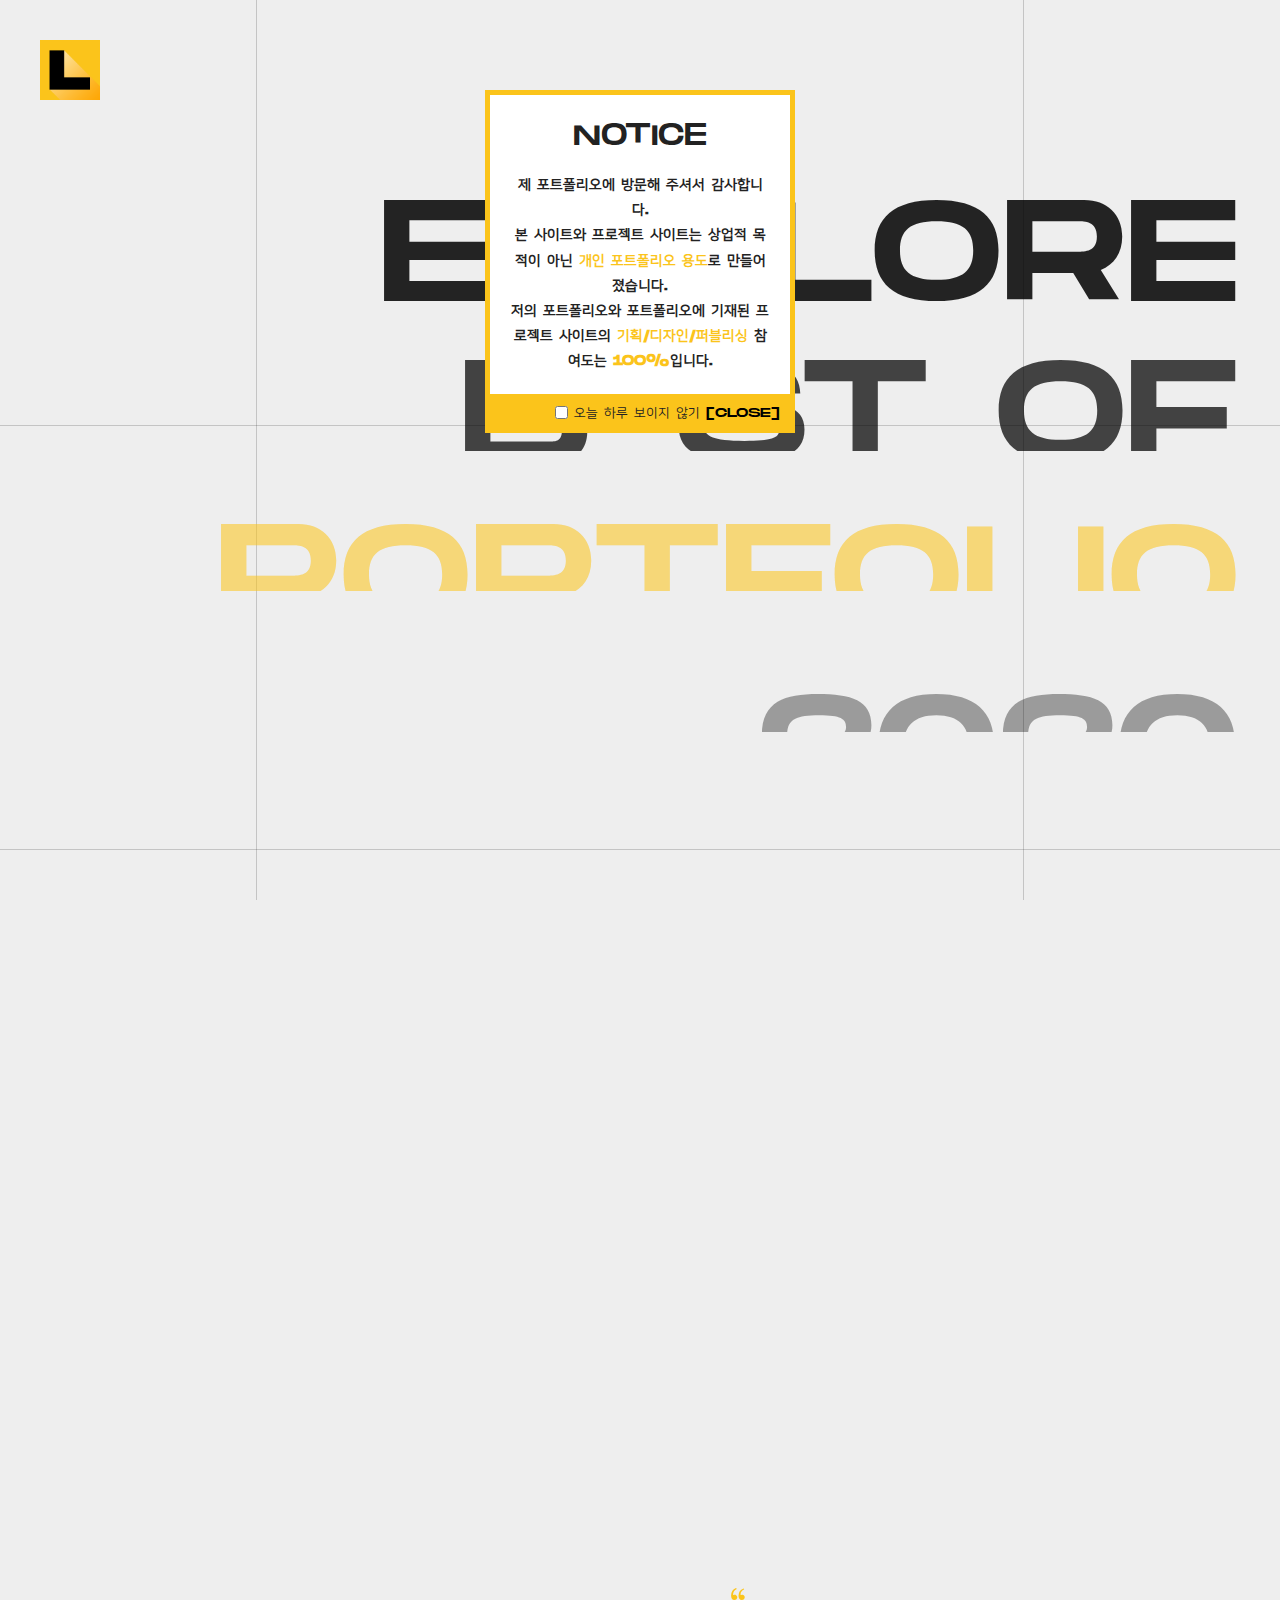
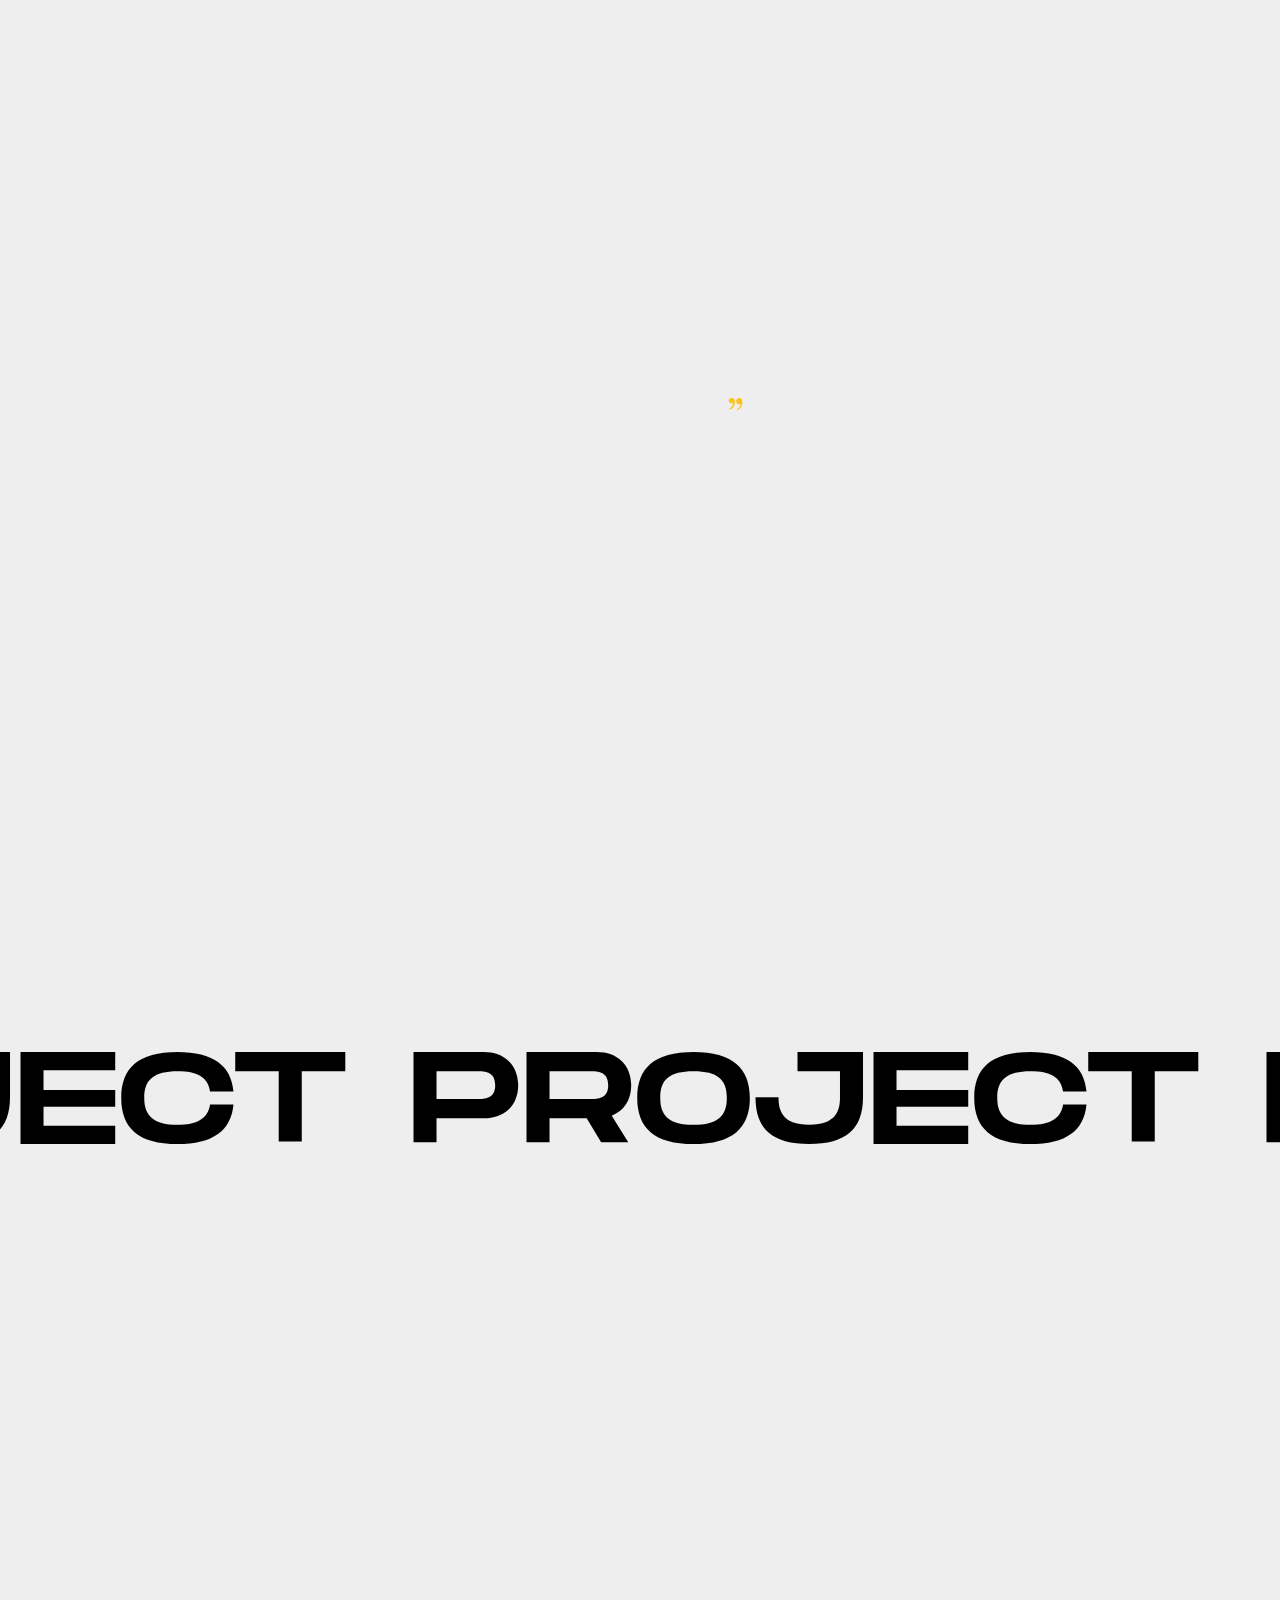
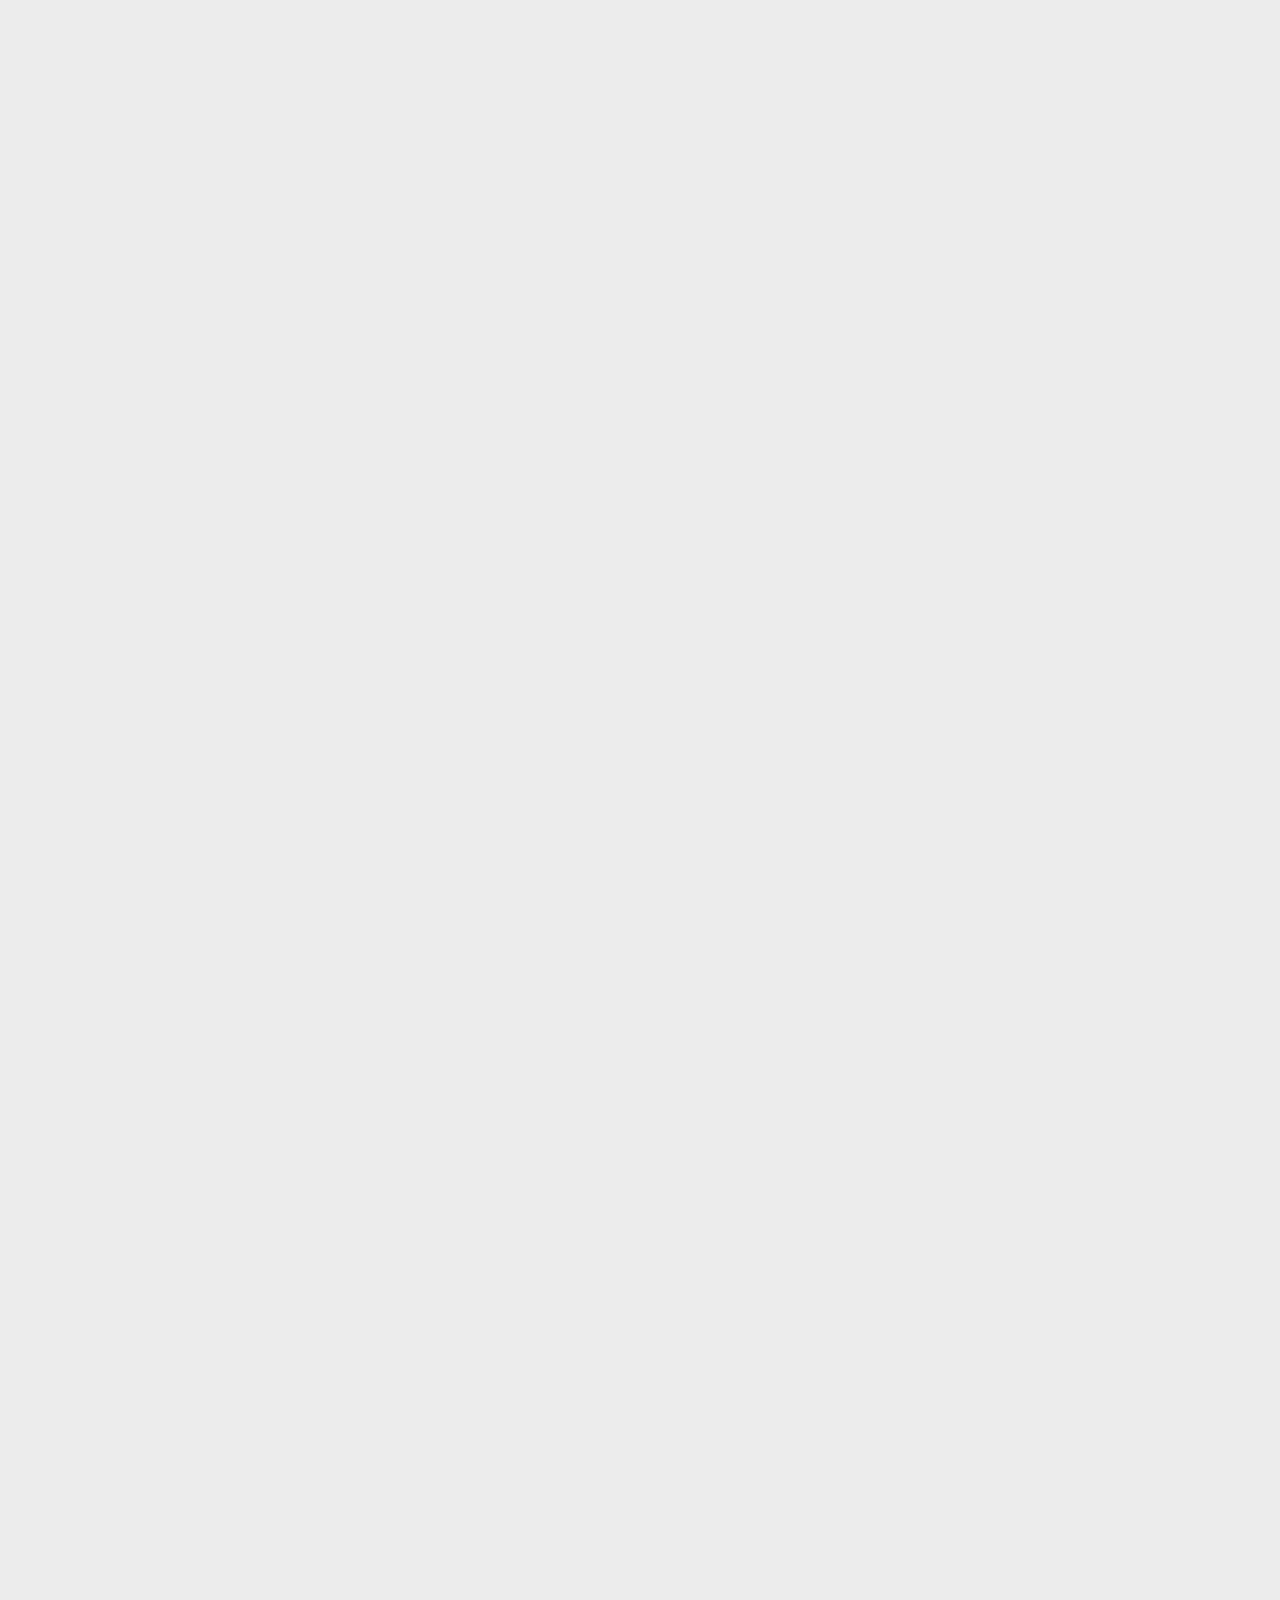
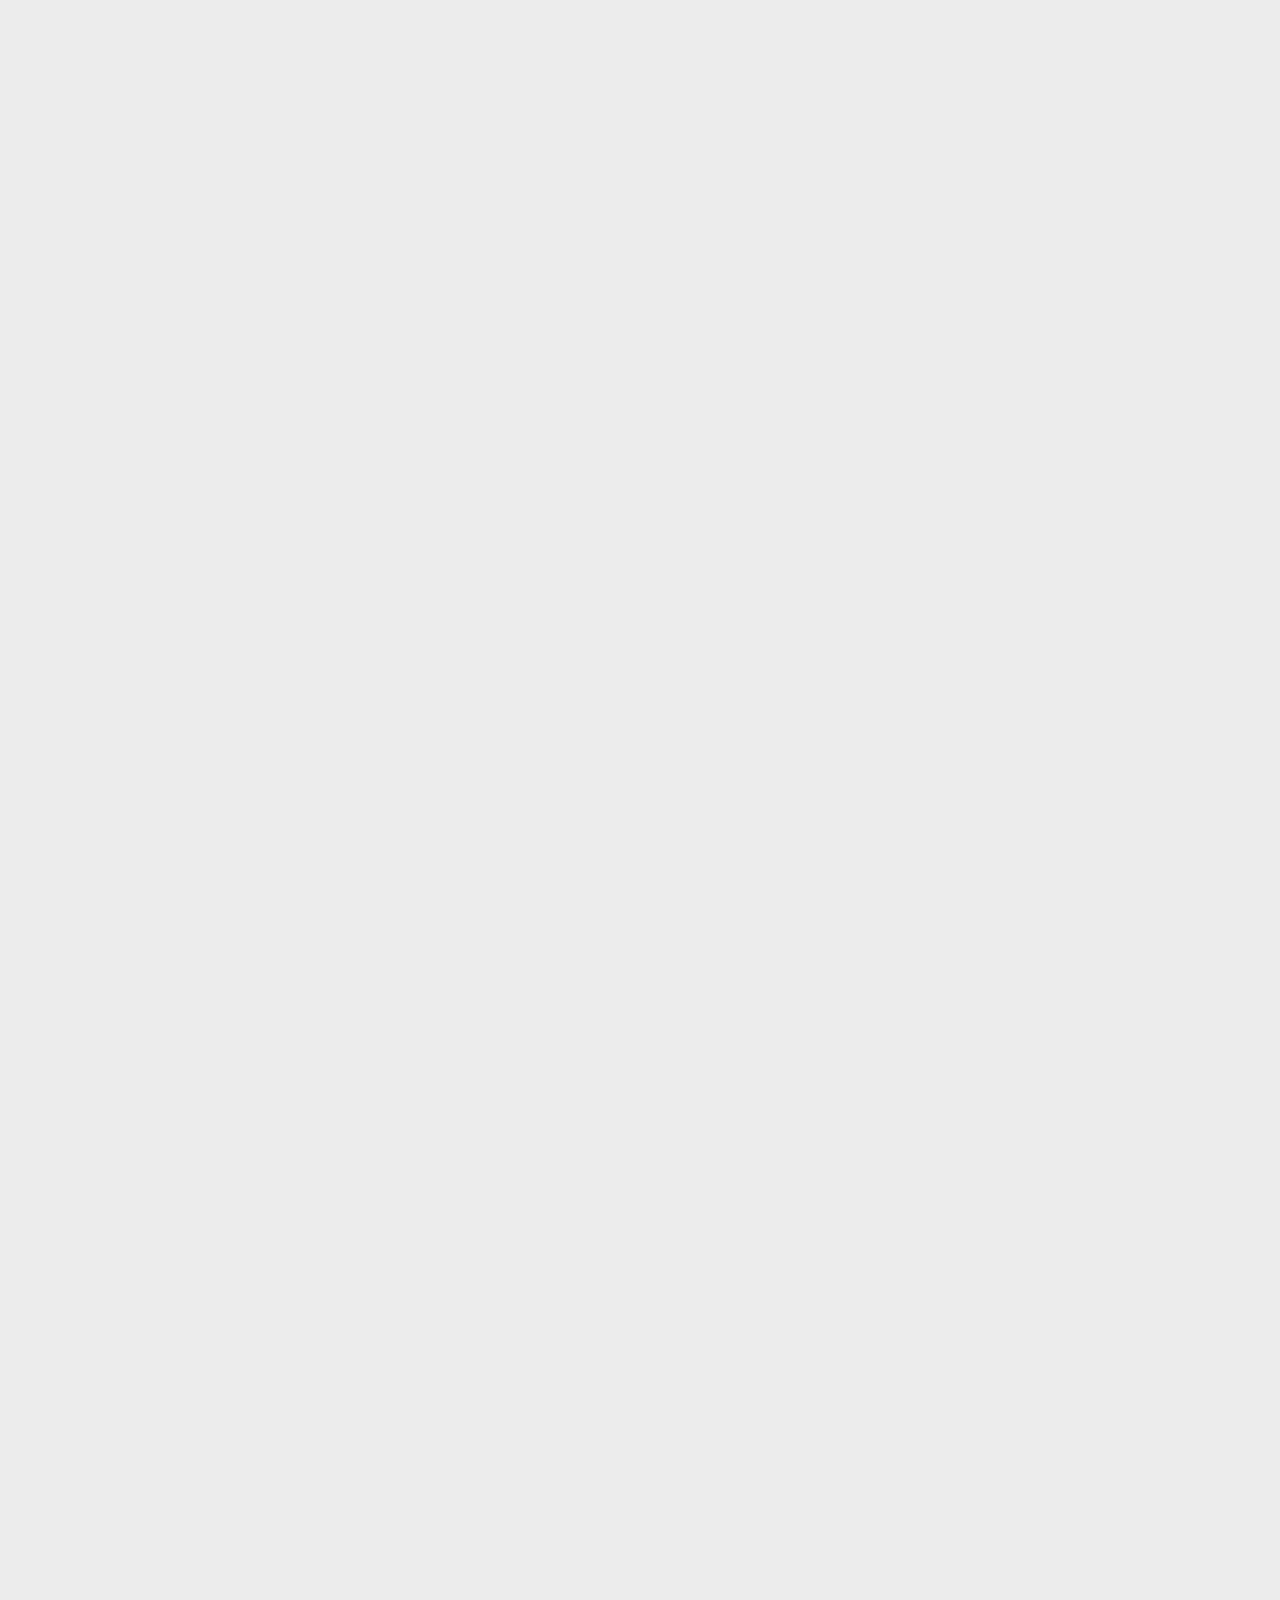
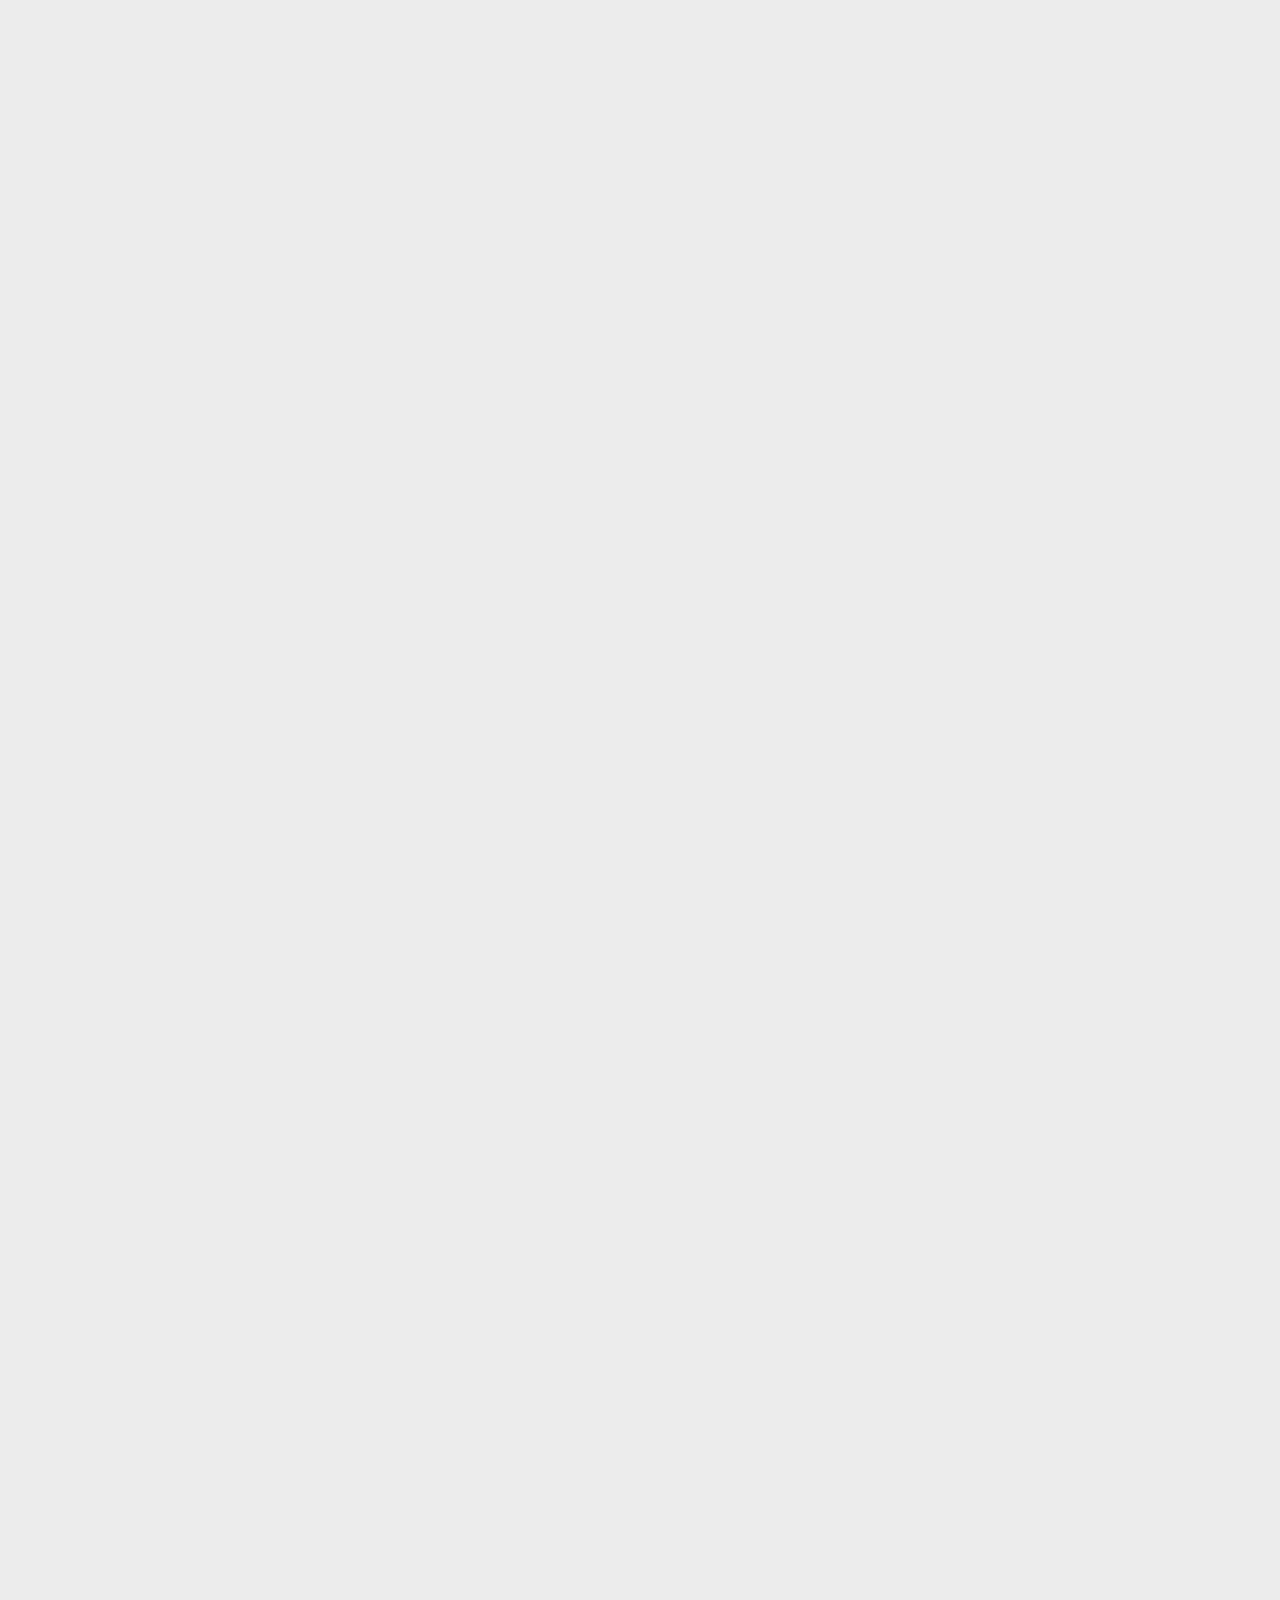
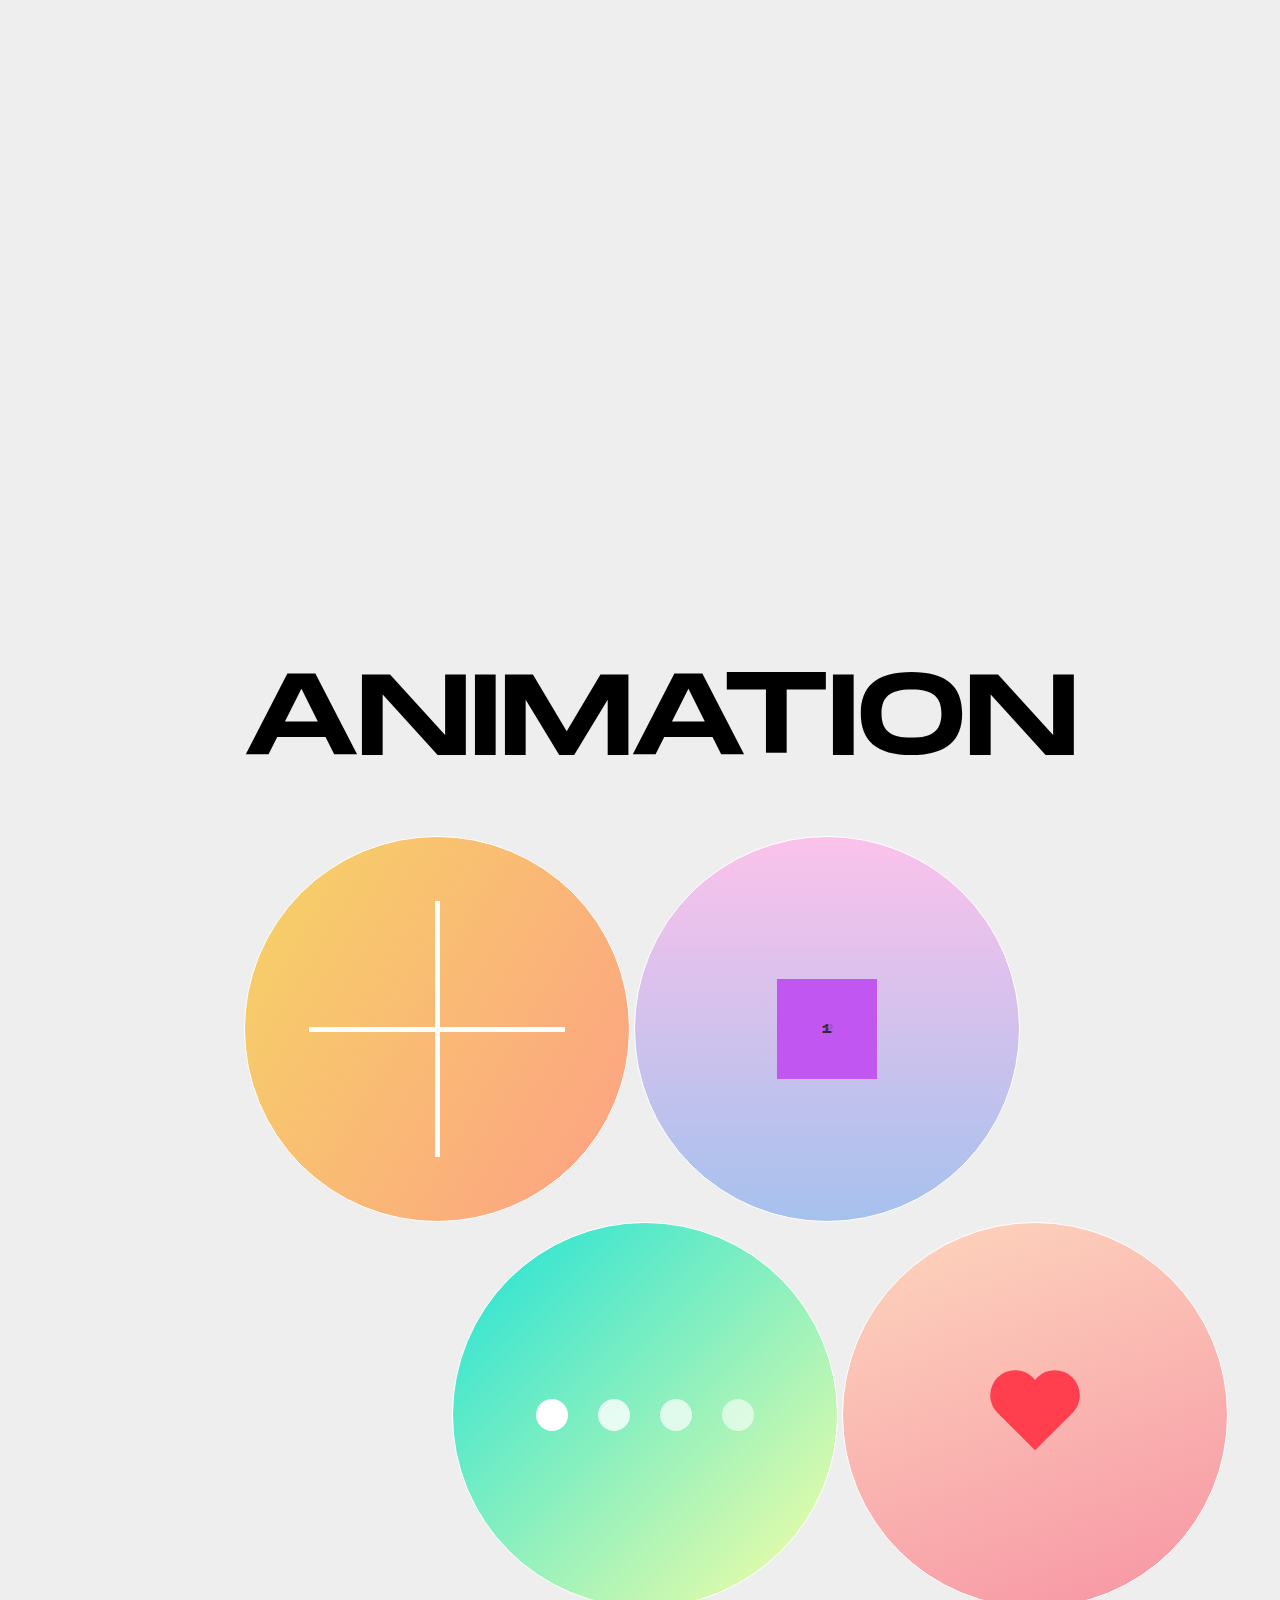
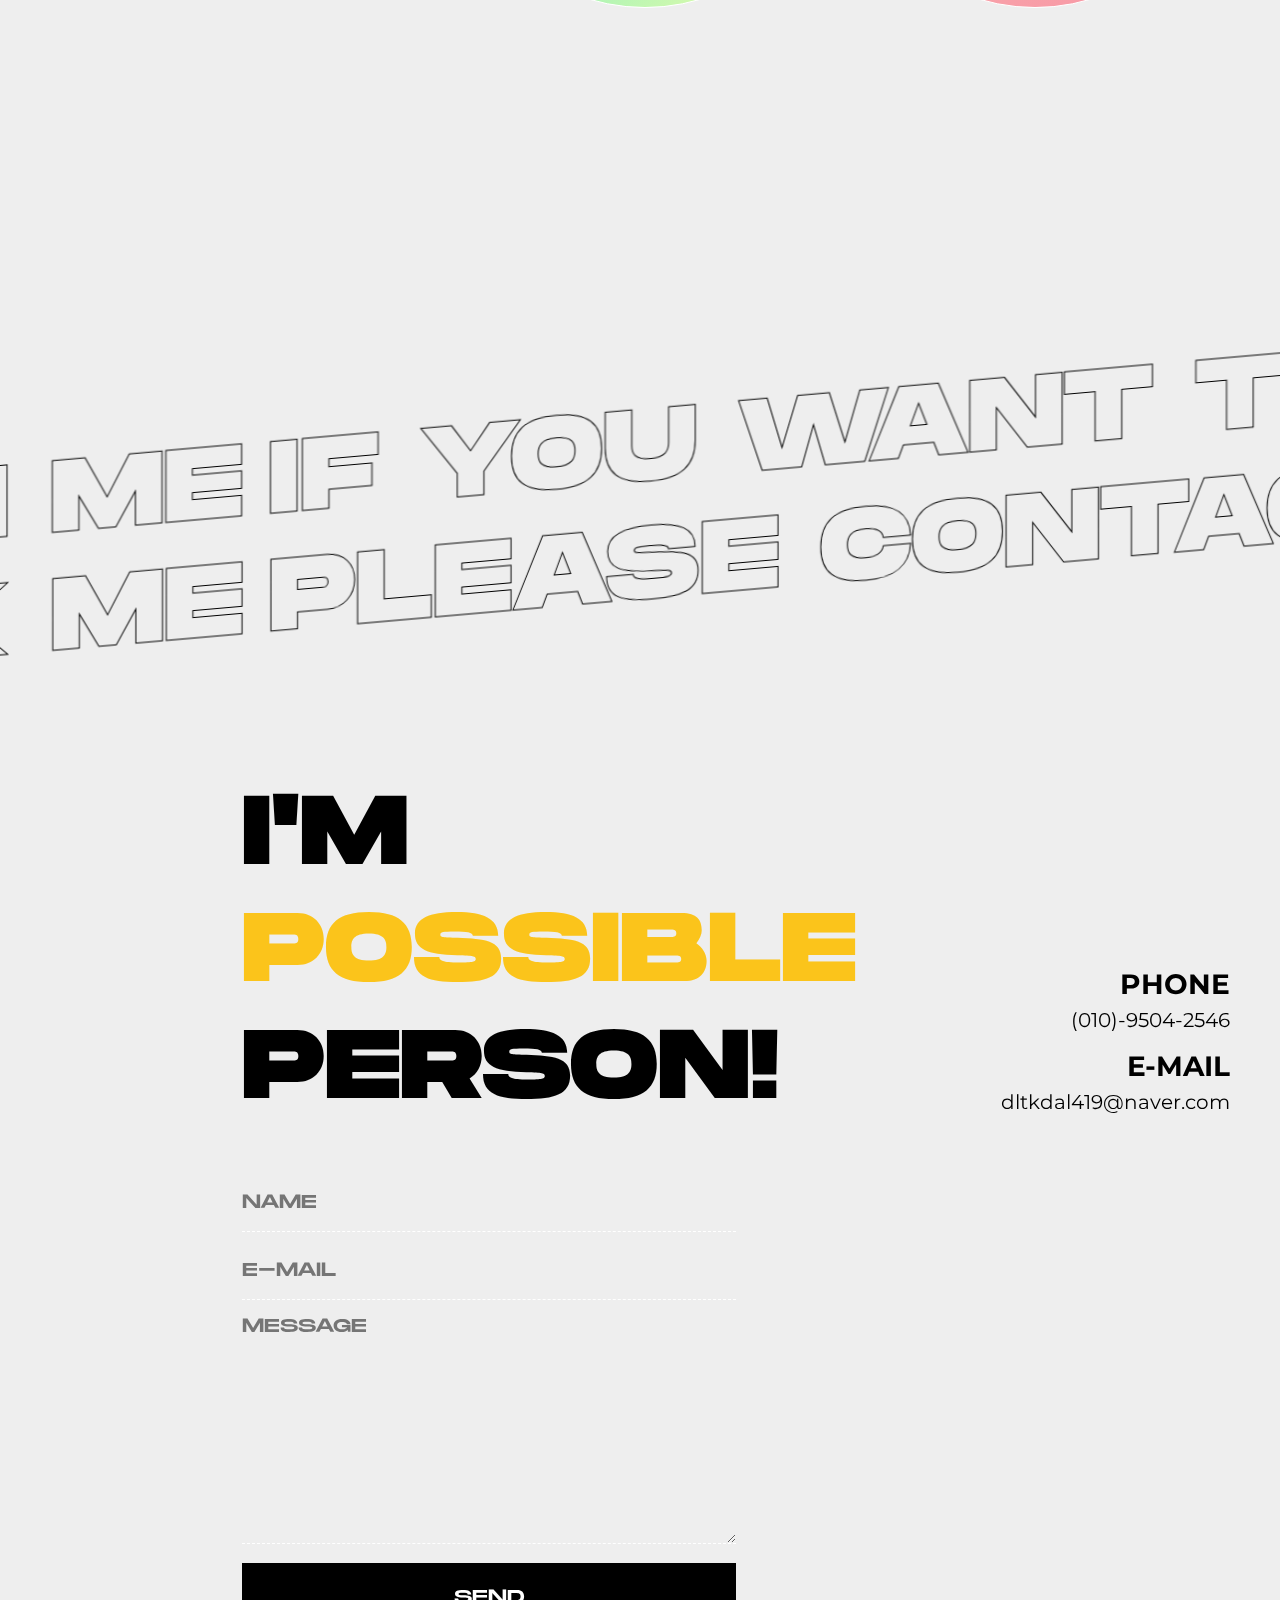
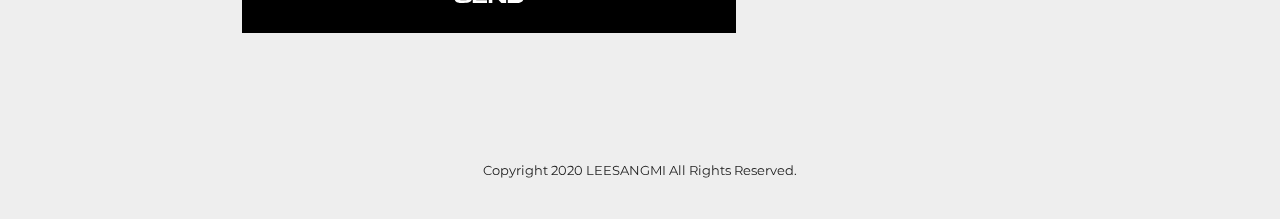
<file: index1.html>
<!DOCTYPE html>
<html lang="ko">
<head>
    <meta charset="utf-8">
	<meta name="viewport" content="user-scalable=no, initial-scale=1.0, maximum-scale=1.0, minimum-scale=1.0, width=device-width">
    <meta http-equiv="X-UA-Compatible" content="ie=edge">
    <meta name="author" content="이상미">
    <meta name="description" content="이상미 포트폴리오 사이트">
    <meta name="keywords" content="웹 퍼블리셔, 웹 접근성, 반응형 사이트, HTML5">
    <title>SANGMI PORTFOLIO</title>

    <!-- CSS -->
    <link rel="stylesheet" href="assets/css/reset.css">
    <link rel="stylesheet" href="assets/css/style1.css">
    <link rel="stylesheet" href="assets/css/fonts.css">
    <link rel="stylesheet" href="assets/css/responsible1.css">

    <!-- icon -->
    <link rel="shortcut icon" href="assets/icons/favicon.ico">
    <link rel="icon" href="assets/icons/favicon_72.png">
    <link rel="icon" href="assets/icon/favicon-16.png" sizes="16x16">
    <link rel="icon" href="assets/icon/favicon-32.png" sizes="32x32">
    <link rel="icon" href="assets/icons/favicon_96.png" sizes="96x96">
    <link rel="icon" href="assets/icons/favicon_144.png" sizes="144x144">
    <link rel="apple-touch-icon-precomposed" href="assets/icons/favicon_192.png" sizes="192x192">
    
    <!-- Web fonts -->
    <link href="https://fonts.googleapis.com/css2?family=Nanum+Myeongjo:wght@400;700;800&display=swap" rel="stylesheet">
    <link href="https://fonts.googleapis.com/css2?family=Montserrat:wght@300;400;500;700&display=swap" rel="stylesheet">
    
    <!-- HTLM5shiv ie6~8 -->
    <!--[if lt IE 9]> 
        <script src="assets/js/html5shiv.min.js"></script>
        <script type="text/javascript">
            alert("현재 브라우저는 지원하지 않습니다. 크롬 브라우저를 추천합니다.!");
        </script>
   <![endif]-->
</head>
<body>
    <div class="layer">
        <div class="layer-container">
            <h2>NOTICE</h2>
            <p>제 포트폴리오에 방문해 주셔서 감사합니다.<br>본 사이트와 프로젝트 사이트는 상업적 목적이 아닌 <span>개인 포트폴리오 용도</span>로 만들어졌습니다.<br>저의 포트폴리오와 포트폴리오에 기재된 프로젝트 사이트의 <span>기획/디자인/퍼블리싱</span> 참여도는 <span>100%</span>입니다.</p>
        </div>
        <div class="layer-close">
            <form action="#">
                <input type="checkbox" id="chkbox">
                <label for="chkbox">오늘 하루 보이지 않기</label>
                <a href="#close" title="팝업창 닫기">[CLOSE]</a>
            </form>
        </div>
    </div>
    <!-- //layer -->
    
	<div class="line">
        <div class="line-horizontal"></div>
        <div class="line-vertical"></div>
    </div>
    <!-- //line -->

    <header id="header">
        <div class="header">
	        <h1><a href="index.html"><img src="assets/icons/favicon_192.png" alt="logo"></a></h1>            
        </div>
    </header>
    <!-- //header -->

	<nav id="nav">
        <div class="nav">
        	<ul>
        		<li><a href="#section2"><span class="nav-txt">About</span></a></li>
        		<li><a href="#section3"><span class="nav-txt">Project</span></a></li>
        		<li><a href="#section4"><span class="nav-txt">Animation</span></a></li>
        		<li><a href="#section5"><span class="nav-txt">Contact</span></a></li>
        	</ul>
        </div>
    </nav>
    <!-- //nav -->

	<section id="contents">
		<section id="section1">
			<div class="sec1 clearfix">
				<div class="container">
					<div class="row">
						<div class="title">
							<h2>
								<p><span class="tit-txt">EXPLORE</span></p>
								<p><span class="tit-txt">B*ST OF</span></p>
								<p><span class="tit-txt">PORTFOLIO</span></p>
								<p><span class="tit-txt">2020</span></p>
							</h2>
						</div>
					</div>
				</div>
			</div>
		</section>
		<!-- //section1 -->

		<section id="section2">
			<div class="sec2 clearfix">
				<div class="container">
					<div class="row">
						<div class="profile">
							<div class="prof-img">
								<figure class="front"></figure>
								<figure class="back">
									<a href="#section5">PICK</a>
								</figure>
							</div>
							<div class="prof-txt">
								<span class="quo">“</span>
								<p><strong>안녕하세요!</strong></p>
								<p>만년필보다 키보드를, 원고지보다 BRACKETS을</p>
								<p>가까이 하게 된 <span class="ts">&#40;구&#41;</span>문학소녀<span class="ts">&#40;현&#41;</span>신입 웹 퍼블리셔 이상미입니다.</p>
								<p>HTML에 글을 쓰며 CSS로 형용사를 덧붙이고, JAVASCRIPT를 통해 역동적인 글을 쓰고 있습니다.</p>
								<p>더 나아가 감성적인 개발자를 꿈꾸고 있습니다.</p>
								<span class="quo">”</span>
							</div>
						</div>
						
						<div class="skill">
                            <ul>
                                <li class="pie" data-percent="90"><a href="#" target="_blank"><span>HTML</span><strong class="count">90</strong></a></li>
                                <li class="pie" data-percent="85"><a href="#" target="_blank"><span>CSS</span><strong class="count">85</strong></a></li>
                                <li class="pie" data-percent="65"><a href="#" target="_blank"><span>JAVASCRIPT</span><strong class="count">65</strong></a></li>
                                <li class="pie" data-percent="70"><a href="#" target="_blank"><span>JQUERY</span><strong class="count">70</strong></a></li>
                                <li class="pie" data-percent="90"><a href="#" target="_blank"><span>PHOTOSHOP</span><strong class="count">90</strong></a></li>
                            </ul>
                        </div>
					</div>
				</div>
			</div>
		</section>
		<!-- //section2 -->

		 <section id="section3">
			<div class="sec3 clearfix">
				<div class="band">
					<p class="mov1">PROJECT PROJECT PROJECT PROJECT PROJECT PROJECT</p>
					<p class="mov2">PROJECT PROJECT PROJECT PROJECT PROJECT PROJECT</p>
				</div>
				<div class="container">
					<div class="row">
						<div class="proj-wrap">
							<div class="proj proj1">
								<div class="proj-left">
								    <img src="assets/img/project1.png" alt="BURGERKING PROJECT IMG">
								</div>
								<div class="proj-right">
								    <h3>
								        <span>WEB STANDARD</span>
								        BURGERKING
								    </h3>
								    
								    <table>
                                        <colgroup>
                                            <col style="width: 30%">
                                            <col style="width: 30%">
                                            <col style="width: 40%">
                                        </colgroup>
								        <thead>
								            <tr>
								                <th>Category</th>
								                <th>Source</th>
								                <th>Related keywords</th>
								            </tr>
								        </thead>
								        <tbody>
								            <tr>
								                <td>HTML</td>
								                <td>
								                    <a href="https://github.com/LSM-publisher/2020-portfolio/blob/master/burgerking/index.html" target="_blank">index.html</a>
								                    <a href="https://github.com/LSM-publisher/2020-portfolio/blob/master/burgerking/html/about.html" target="_blank">about.html</a>
								                </td>
								                <td>HTML5</td>
								            </tr>
								            <tr>
								                <td>CSS</td>
								                <td>
								                    <a href="https://github.com/LSM-publisher/2020-portfolio/blob/master/burgerking/css/main.css" target="_blank">main.css</a>
								                    <a href="https://github.com/LSM-publisher/2020-portfolio/blob/master/burgerking/css/sub.css" target="_blank">sub.css</a>
								                    <a href="https://github.com/LSM-publisher/2020-portfolio/blob/master/burgerking/css/nav.css" target="_blank">nav.css</a>
								                    <a href="https://github.com/LSM-publisher/2020-portfolio/blob/master/burgerking/css/reset.css" target="_blank">reset.css</a>
								                </td>
								                <td>CSS3, aos, jquery.bxslider</td>
								            </tr>
								            <tr>
								                <td>JS</td>
								                <td><a href="https://github.com/LSM-publisher/2020-portfolio/blob/master/burgerking/js" target="_blank">jquery.js</a></td>
								                <td>jQuery, aos, jquery.bxslider, jquery.effects.core, jquery.slicknav, jquery.smint</td>
								            </tr>
								        </tbody>
								    </table>
								    
								    <a href="http://oxocowo.cafe24.com/www/burgerking/index.html" target="_blank" class="button">
								        <span>SITE VIEW</span>
								        <svg width="13px" height="10px" viewBox="0 0 13 10">
                                            <path d="M1,5 L11,5"></path>
                                            <polyline points="8 1 12 5 8 9"></polyline>
                                        </svg>
								    </a>
								</div>
							</div>
							<div class="proj proj2">
								<div class="proj-left">
								    <img src="assets/img/project2.png" alt="BURGERKING MOBILE PROJECT IMG">
								</div>
								<div class="proj-right">
								    <h3>
                                        <span>MOBILE</span>
								        BURGERKING
								    </h3>
								    
								    <table>
                                        <colgroup>
                                            <col style="width: 30%">
                                            <col style="width: 30%">
                                            <col style="width: 40%">
                                        </colgroup>
								        <thead>
								            <tr>
								                <th>Category</th>
								                <th>Source</th>
								                <th>Related keywords</th>
								            </tr>
								        </thead>
								        <tbody>
								            <tr>
								                <td>HTML</td>
								                <td>
								                    <a href="https://github.com/LSM-publisher/2020-portfolio/blob/master/burgerking/m/index.html" target="_blank">index.html</a>
								                    <a href="https://github.com/LSM-publisher/2020-portfolio/blob/master/burgerking/m/html/about.html" target="_blank">about.html</a>
								                </td>
								                <td>HTML5</td>
								            </tr>
								            <tr>
								                <td>CSS</td>
								                <td>
								                    <a href="https://github.com/LSM-publisher/2020-portfolio/blob/master/burgerking/m/css/main.css" target="_blank">main.css</a>
								                    <a href="https://github.com/LSM-publisher/2020-portfolio/blob/master/burgerking/m/css/sub.css" target="_blank">sub.css</a>
								                    <a href="https://github.com/LSM-publisher/2020-portfolio/blob/master/burgerking/m/css/nav.css" target="_blank">nav.css</a>
								                    <a href="https://github.com/LSM-publisher/2020-portfolio/blob/master/burgerking/m/css/responsible.css" target="_blank">responsible.css</a>
								                    <a href="https://github.com/LSM-publisher/2020-portfolio/blob/master/burgerking/m/css/reset.css" target="_blank">reset.css</a>
								                </td>
								                <td>CSS3, responsible, jquery.bxslider, jquery-video-lightning</td>
								            </tr>
								            <tr>
								                <td>JS</td>
								                <td><a href="https://github.com/LSM-publisher/2020-portfolio/blob/master/burgerking/m/js" target="_blank">jquery.js</a></td>
								                <td>jQuery, nav, jquery.bxslider, jquery-video-lightning</td>
								            </tr>
								        </tbody>
								    </table>
								    
								    <a onclick="window.open('http://oxocowo.cafe24.com/www/burgerking/m/index.html', 'BURGERKING', 'width=400, height=950');" class="button">
								        <span>SITE VIEW</span>
								        <svg width="13px" height="10px" viewBox="0 0 13 10">
                                            <path d="M1,5 L11,5"></path>
                                            <polyline points="8 1 12 5 8 9"></polyline>
                                        </svg>
								    </a>
								</div>
							</div>
							<div class="proj proj3">
								<div class="proj-left">
								    <img src="assets/img/project3.png" alt="ARIP PROJECT IMG">
								</div>
								<div class="proj-right">
								    <h3>
								        <span>RESPONSIBLE SITE</span>
								        ARIP
								    </h3>
								    
								    <table>
                                        <colgroup>
                                            <col style="width: 30%">
                                            <col style="width: 30%">
                                            <col style="width: 40%">
                                        </colgroup>
								        <thead>
								            <tr>
								                <th>Category</th>
								                <th>Source</th>
								                <th>Related keywords</th>
								            </tr>
								        </thead>
								        <tbody>
								            <tr>
								                <td>HTML</td>
								                <td>
								                    <a href="https://github.com/LSM-publisher/2020-portfolio/blob/master/arip/index.html" target="_blank">index.html</a>
								                </td>
								                <td>HTML5</td>
								            </tr>
								            <tr>
								                <td>CSS</td>
								                <td>
								                    <a href="https://github.com/LSM-publisher/2020-portfolio/blob/master/arip/css/main.css" target="_blank">main.css</a>
								                    <a href="https://github.com/LSM-publisher/2020-portfolio/blob/master/arip/css/nav.css" target="_blank">nav.css</a>
								                    <a href="https://github.com/LSM-publisher/2020-portfolio/blob/master/arip/css/responsible.css" target="_blank">responsible.css</a>
								                    <a href="https://github.com/LSM-publisher/2020-portfolio/blob/master/arip/css/reset.css" target="_blank">reset.css</a>
								                </td>
								                <td>CSS3, jquery.bxslider</td>
								            </tr>
								            <tr>
								                <td>JS</td>
								                <td><a href="https://github.com/LSM-publisher/2020-portfolio/blob/master/arip/js" target="_blank">jquery.js</a></td>
								                <td>jQuery, jquery.bxslider, jquery.slicknav</td>
								            </tr>
								        </tbody>
								    </table>
								    
								    <a href="http://oxocowo.cafe24.com/www/arip/index.html" target="_blank" class="button">
								        <span>SITE VIEW</span>
								        <svg width="13px" height="10px" viewBox="0 0 13 10">
                                            <path d="M1,5 L11,5"></path>
                                            <polyline points="8 1 12 5 8 9"></polyline>
                                        </svg>
								    </a>
								</div>
							</div>
							<div class="proj proj4">
								<div class="proj-left">
								    <img src="assets/img/project4.png" alt="SOOBAKC PROJECT IMG">
								</div>
								<div class="proj-right">
								    <h3>
								        <span>WEB STANDARD</span>
								        SOOBAKC
								    </h3>
								    
								    <table>
                                        <colgroup>
                                            <col style="width: 30%">
                                            <col style="width: 30%">
                                            <col style="width: 40%">
                                        </colgroup>
								        <thead>
								            <tr>
								                <th>Category</th>
								                <th>Source</th>
								                <th>Related keywords</th>
								            </tr>
								        </thead>
								        <tbody>
								            <tr>
								                <td>HTML</td>
								                <td>
								                    <a href="https://github.com/LSM-publisher/2020-portfolio/blob/master/soobakc/index.html" target="_blank">index.html</a>
								                    <a href="https://github.com/LSM-publisher/2020-portfolio/blob/master/soobakc/html/index.html" target="_blank">teacher.html</a>
								                </td>
								                <td>HTML5</td>
								            </tr>
								            <tr>
								                <td>CSS</td>
								                <td>
								                    <a href="https://github.com/LSM-publisher/2020-portfolio/blob/master/soobakc/css/main.css" target="_blank">main.css</a>
								                    <a href="https://github.com/LSM-publisher/2020-portfolio/blob/master/soobakc/css/sub.css" target="_blank">sub.css</a>
								                    <a href="https://github.com/LSM-publisher/2020-portfolio/blob/master/soobakc/css/nav.css" target="_blank">nav.css</a>
								                    <a href="https://github.com/LSM-publisher/2020-portfolio/blob/master/soobakc/css/conponent-nav.css" target="_blank">conponent-nav.css</a>
								                    <a href="https://github.com/LSM-publisher/2020-portfolio/blob/master/soobakc/css/reset.css" target="_blank">reset.css</a>
								                </td>
								                <td>CSS3, aos, jquery.bxslider, remodal, slick</td>
								            </tr>
								            <tr>
								                <td>JS</td>
								                <td><a href="https://github.com/LSM-publisher/2020-portfolio/blob/master/soobakc/js" target="_blank">jquery.js</a></td>
								                <td>jQuery, aos, jquery.bxslider, cbpHorizontalMenu, remodal, slick</td>
								            </tr>
								        </tbody>
								    </table>
								    
								    <a href="http://oxocowo.cafe24.com/www/soobakc/index.html" target="_blank" class="button">
								        <span>SITE VIEW</span>
								        <svg width="13px" height="10px" viewBox="0 0 13 10">
                                            <path d="M1,5 L11,5"></path>
                                            <polyline points="8 1 12 5 8 9"></polyline>
                                        </svg>
								    </a>
								</div>
							</div>
							<div class="proj proj5">
								<div class="proj-left">
								    <img src="assets/img/project5.png" alt="ADIDAS PROJECT IMG">
								</div>
								<div class="proj-right">
								    <h3>
								        <span>RESPONSIBLE SITE</span>
								        ADIDAS
								    </h3>
								    
								    <table>
                                        <colgroup>
                                            <col style="width: 30%">
                                            <col style="width: 30%">
                                            <col style="width: 40%">
                                        </colgroup>
								        <thead>
								            <tr>
								                <th>Category</th>
								                <th>Source</th>
								                <th>Related keywords</th>
								            </tr>
								        </thead>
								        <tbody>
								            <tr>
								                <td>HTML</td>
								                <td>
								                    <a href="https://github.com/LSM-publisher/2020-portfolio/blob/master/adidas/index.html" target="_blank">index.html</a>
								                </td>
								                <td>HTML5</td>
								            </tr>
								            <tr>
								                <td>CSS</td>
								                <td>
								                    <a href="https://github.com/LSM-publisher/2020-portfolio/blob/master/adidas/css/main.css" target="_blank">main.css</a>
								                    <a href="https://github.com/LSM-publisher/2020-portfolio/blob/master/adidas/css/responsible.css" target="_blank">responsible.css</a>
								                    <a href="https://github.com/LSM-publisher/2020-portfolio/blob/master/adidas/css/reset.css" target="_blank">reset.css</a>
								                </td>
								                <td>CSS3, slick</td>
								            </tr>
								            <tr>
								                <td>JS</td>
								                <td><a href="https://github.com/LSM-publisher/2020-portfolio/blob/master/adidas/js" target="_blank">jquery.js</a></td>
								                <td>jQuery, slick</td>
								            </tr>
								        </tbody>
								    </table>
								    
								    <a href="http://oxocowo.cafe24.com/www/adidas/index.html" target="_blank" class="button">
								        <span>SITE VIEW</span>
								        <svg width="13px" height="10px" viewBox="0 0 13 10">
                                            <path d="M1,5 L11,5"></path>
                                            <polyline points="8 1 12 5 8 9"></polyline>
                                        </svg>
								    </a>
								</div>
							</div>
							<div class="proj proj6">
								<div class="proj-left">
								    <img src="assets/img/project6.png" alt="MEGABOX PROJECT IMG">
								</div>
								<div class="proj-right">
								    <h3>
								        <span>RESPONSIBLE SITE</span>
								        MEGABOX
								    </h3>
								    
								    <table>
                                        <colgroup>
                                            <col style="width: 30%">
                                            <col style="width: 30%">
                                            <col style="width: 40%">
                                        </colgroup>
								        <thead>
								            <tr>
								                <th>Category</th>
								                <th>Source</th>
								                <th>Related keywords</th>
								            </tr>
								        </thead>
								        <tbody>
								            <tr>
								                <td>HTML</td>
								                <td>
								                    <a href="https://github.com/LSM-publisher/2020-portfolio/blob/master/megabox/index.html" target="_blank">index.html</a>
								                </td>
								                <td>HTML5</td>
								            </tr>
								            <tr>
								                <td>CSS</td>
								                <td>
								                    <a href="https://github.com/LSM-publisher/2020-portfolio/blob/master/megabox/assets/css/style.css" target="_blank">style.css</a>
								                    <a href="https://github.com/LSM-publisher/2020-portfolio/blob/master/megabox/assets/css/reset.css" target="_blank">reset.css</a>
								                </td>
								                <td>CSS3, swiper, font-awesome</td>
								            </tr>
								            <tr>
								                <td>JS</td>
								                <td><a href="https://github.com/LSM-publisher/2020-portfolio/blob/master/megabox/assets/js" target="_blank">jquery.js</a></td>
								                <td>jQuery, swiper</td>
								            </tr>
								        </tbody>
								    </table>
								    
								    <a href="http://oxocowo.cafe24.com/www/megabox/index.html" target="_blank" class="button">
								        <span>SITE VIEW</span>
								        <svg width="13px" height="10px" viewBox="0 0 13 10">
                                            <path d="M1,5 L11,5"></path>
                                            <polyline points="8 1 12 5 8 9"></polyline>
                                        </svg>
								    </a>
								</div>
							</div>
							<div class="proj proj7">
								<div class="proj-left">
								    <img src="assets/img/project7.png" alt="MINI COOPER PROJECT IMG">
								</div>
								<div class="proj-right">
								    <h3>
								        <span>PROMOTION DESIGN</span>
								        MINI COOPER
								    </h3>
								    
								    <div class="txt-box">
								        <p>다홍색을 포인트 컬러로 사용한 미니쿠퍼 프로모션 디자인입니다. 풀페이지로 각 섹션마다 슬라이드, 비디오 팝업, 색상 변경 등을 보여 줄 수 있도록 디자인했습니다. 현재 웹표준 사이트 코딩을 준비하고 있습니다.</p>
								    </div>
								    
								    <table>
                                        <colgroup>
                                            <col style="width: 30%">
                                            <col style="width: 30%">
                                            <col style="width: 40%">
                                        </colgroup>
								        <thead>
								            <tr>
								                <th>Category</th>
								                <th>Source</th>
								                <th>Related keywords</th>
								            </tr>
								        </thead>
								        <tbody>
								            <tr>
								                <td>HTML</td>
								                <td>
								                    <a href="http://oxocowo.cafe24.com/www/minicooper/index.html" target="_blank">index.html</a>
								                </td>
								                <td>HTML5</td>
								            </tr>
								            <tr>
								                <td>CSS</td>
								                <td>
								                    <a href="#">loding...</a>
								                </td>
								                <td>CSS3</td>
								            </tr>
								            <tr>
								                <td>JS</td>
								                <td><a href="#">loding...</a></td>
								                <td>jQuery</td>
								            </tr>
								        </tbody>
								    </table>
								    
								    <a href="http://oxocowo.cafe24.com/www/minicooper/index.html" target="_blank" class="button">
								        <span>SITE VIEW</span>
								        <svg width="13px" height="10px" viewBox="0 0 13 10">
                                            <path d="M1,5 L11,5"></path>
                                            <polyline points="8 1 12 5 8 9"></polyline>
                                        </svg>
								    </a>
								</div>
							</div>
							<div class="proj proj8">
								<div class="proj-left">
								    <img src="assets/img/project8.png" alt="HAEPARANG PROJECT IMG">
								</div>
								<div class="proj-right">
								    <h3>
								        <span>APP DESIGN</span>
								        HAEPARANG
								    </h3>
								    
								    <div class="txt-box">
								        <p>해파랑길 웹사이트를 어플리케이션으로 리디자인했습니다. 부산에서 고성까지의 긴 구간을 나누어 코스 완주하는 것에서 착안하여 콘셉트를 책갈피로 설정했습니다. 현재 하이브리드웹앱 코딩을 준비하고 있습니다.</p>
								    </div>
								    
								    <table>
                                        <colgroup>
                                            <col style="width: 30%">
                                            <col style="width: 30%">
                                            <col style="width: 40%">
                                        </colgroup>
								        <thead>
								            <tr>
								                <th>Category</th>
								                <th>Source</th>
								                <th>Related keywords</th>
								            </tr>
								        </thead>
								        <tbody>
								            <tr>
								                <td>HTML</td>
								                <td>
								                    <a href="http://oxocowo.cafe24.com/www/haeparang/index.html" target="_blank">index.html</a>
								                </td>
								                <td>HTML5</td>
								            </tr>
								            <tr>
								                <td>CSS</td>
								                <td>
								                    <a href="#">loding...</a>
								                </td>
								                <td>CSS3</td>
								            </tr>
								            <tr>
								                <td>JS</td>
								                <td><a href="#">loding...</a></td>
								                <td>jQuery</td>
								            </tr>
								        </tbody>
								    </table>
								    
								    <a href="http://oxocowo.cafe24.com/www/haeparang/index.html" target="_blank" class="button">
								        <span>SITE VIEW</span>
								        <svg width="13px" height="10px" viewBox="0 0 13 10">
                                            <path d="M1,5 L11,5"></path>
                                            <polyline points="8 1 12 5 8 9"></polyline>
                                        </svg>
								    </a>
								</div>
							</div>
						</div>
					</div>
				</div>
			</div>
		</section>
		<!-- //section3 -->
		
		<section id="section4">
			<div class="sec4 clearfix">
				<div class="container">
					<div class="row">
                        <div class="ani-tit">
                            <h2>ANIMATION</h2>
                        </div>
                        <div class="ani-wrap">
                            <div class="ani-top">
                                <div class="ani ani1">
                                    <div class="bar-warp">
                                        <div class="bar"></div>
                                        <div class="bar"></div>
                                    </div>
                                    <figcaption>LINE ANIMATION</figcaption>
                                </div>
                                <div class="ani ani2">
                                    <div class="cube">
                                       <div>1</div>
                                       <div>2</div>
                                       <div>3</div>
                                       <div>4</div>
                                       <div>5</div>
                                       <div>6</div>
                                   </div>
                                   <figcaption>CUBE ANIMATION</figcaption>
                                </div>
                            </div>
                            <div class="ani-bottom">
                                <div class="ani ani3">
                                   <div class="circle-wrap">
                                       <div class="circle"></div>
                                       <div class="circle"></div>
                                       <div class="circle"></div>
                                       <div class="circle"></div>
                                   </div>
                                   <figcaption>DOT ANIMATION</figcaption>
                                </div>
                                <div class="ani ani4">
                                    <div class="bg"></div>
                                    <div class="heart"></div>
                                    <figcaption>HEART ANIMATION</figcaption>
                                </div>
                            </div>
                        </div>
					</div>
				</div>
			</div>
		</section>
		<!-- //section4 -->
		
		<section id="section5">
			<div class="sec5 clearfix">
				<div class="marquee-tit">
					<div class="marquee">
						<div class="marquee-inner">
							<span>if you want to work with me</span>
							<span>if you want to work with me</span>
							<span>if you want to work with me</span>
							<span>if you want to work with me</span>
						</div>
					</div>
					<div class="marquee">
						<div class="marquee-inner">
							<span>please contact or feedback me</span>
							<span>please contact or feedback me</span>
							<span>please contact or feedback me</span>
							<span>please contact or feedback me</span>
						</div>
					</div>
				</div>
		
                <div class="container">
                    <div class="row">
                        <div class="form-tit">
                            <h2>I'm <span>possible</span> person!</h2>
                            
                            <div class="address">
                                <p>
                                    PHONE
                                    <a href="tel:010-9504-2546">(010)-9504-2546</a>
                                </p>
                                <p>
                                    E-MAIL
                                    <a href="mailto:dltkdal419@naver.com">dltkdal419@naver.com</a>
                                </p>
                            </div>
                        </div>

                        <div class="form">
                            <form action="https://formspree.io/dltkdal419@naver.com" method="POST">
                                <label for="full-name" class="ir_so">Name</label>
                                <input type="text" name="name" placeholder="NAME" required="">

                                <label for="email-address" class="ir_so">Email Address</label>
                                <input type="email" name="_replyto" placeholder="E-MAIL" required="">

                                <label for="message" class="ir_so">Message</label>
                                <textarea rows="8" name="message" placeholder="MESSAGE" required=""></textarea>

                                <button type="submit">SEND</button>
                            </form>
                        </div>
                    </div>
                </div>
			</div>
		</section>
		<!-- //section5 -->
		
		<footer id="footer">
		    <div class="footer clearfix">
                <p>Copyright 2020 LEESANGMI All Rights Reserved.</p>
		    </div>
		</footer>
		<!-- //footer -->

	</section>
	<!-- //contents -->

	<!-- script -->
	<script src="assets/js/jquery.min_1.12.4.js"></script>
    <script src="assets/js/jquery-ui-1.12.1.min.js"></script>
    <script src="assets/js/jquery.easypiechart.js"></script>
    <script src="assets/js/TweenMax.min.js"></script>
    <script src="assets/js/script.js"></script>
</body>
</html>
</file>
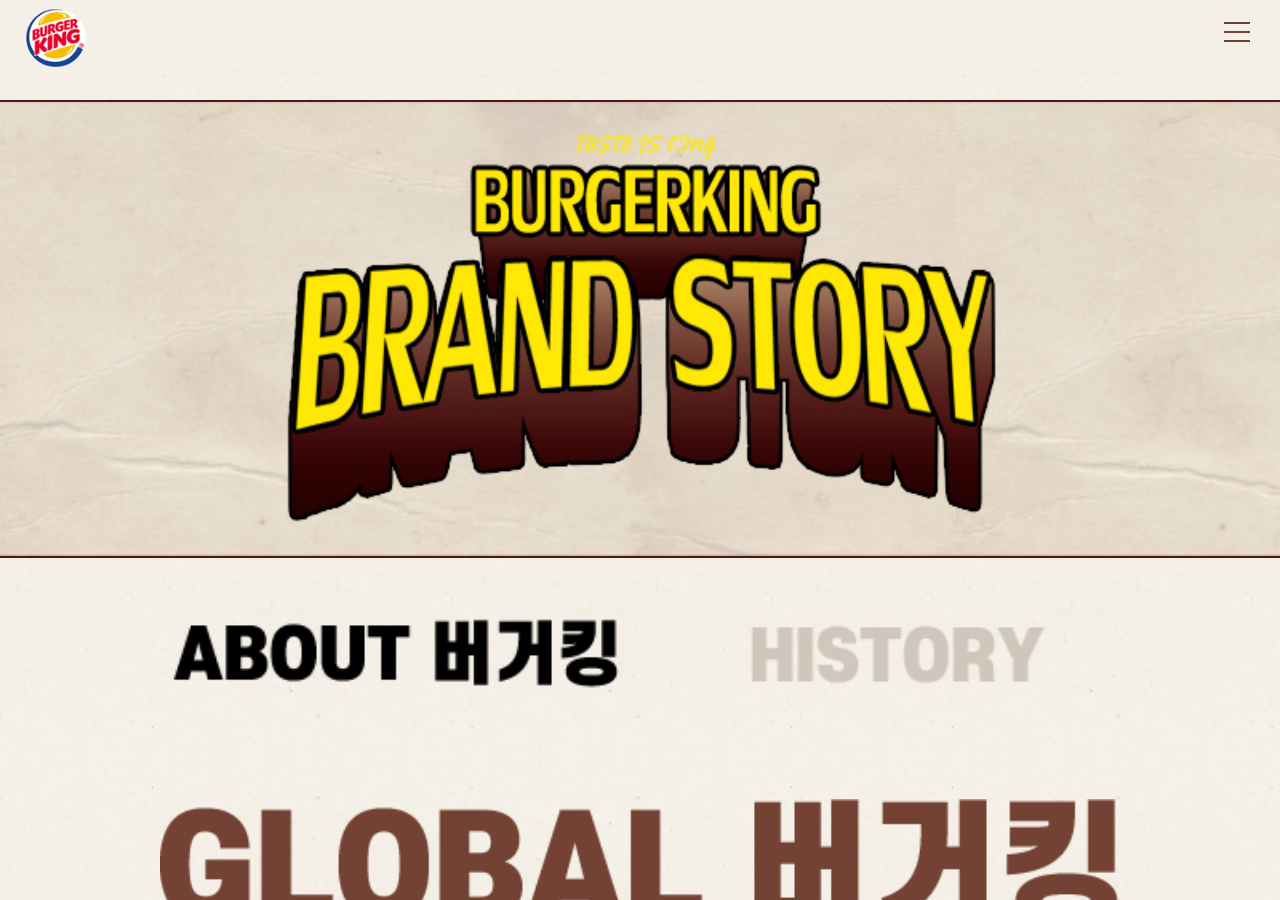
<file: burgerking/m/html/about.html>
<!doctype html>
<html>
<head>
	<meta charset="utf-8">
	<meta name="viewport" content="width=device-width; initial-scale=1.0; maximum-scale=1.0"/>
	<meta name="author" content="이상미">
    <meta name="description" content="버거킹 리디자인 모바일 웹사이트입니다.">
    <meta name="keywords" content="버거킹, 햄버거, 감자튀김, 와퍼">
    <title>BURGERKING</title>
    
	<link rel="stylesheet" href="../css/reset.css" type="text/css">
	<link rel="stylesheet" href="../css/nav.css" type="text/css">
	<link rel="stylesheet" href="../css/responsible.css" type="text/css">

	<script type="text/JavaScript" src="../js/jquery-1.7.2.min.js"></script>
	<script src="../js/nav.js"></script>

	<!--[if lt IE 9]><script src="http://html5shiv.googlecode.com/svn/trunk/html5.js"></script><![endif]-->
		<!--[if lt IE 9]> <script src="http://ie7-js.googlecode.com/svn/version/2.1(beta4)/IE9.js"></script> <![endif]-->
		<!--[if lt IE 9]> <script src="https://oss.maxcdn.com/libs/respond.js/1.3.0/respond.min.js"></script><![endif]-->
		<!--[if lt IE 9]>
		<script src="http://html5shiv.googlecode.com/svn/trunk/html5.js"></script>
		<script>
		document.createElement('header');
		document.createElement('nav');
		document.createElement('section');
		document.createElement('article');
		document.createElement('aside');
		document.createElement('footer');
		document.createElement('hgroup');
		</script>
		<![endif]-->
</head>

 <body>
    <div id="wrap">
		<div class="site-container">
			<div class="site-pusher">

				<!--header-->
				<header class="header">
					<a href="#" class="header__icon" id="header__icon"></a>
					<a href="../index.html" class="header__logo"><img src="../image/logo.png" alt="logo"></a>
					<nav class="menu">
						<a href='#'><img src="../image/menu_logo.jpg" alt="logo"></a>
						<div id='cssmenu'>
							<ul>
								<li class='has-sub'><a href='#'>BRAND STORY</a>
									<ul>
										<li><a href='../html/about.html'>버거킹 스토리</a></li>
										<li><a href='#'>WHY 버거킹</a></li>
										<li><a href='#'>버거킹 NEWS</a></li>
									</ul>
								</li>
								<li class='has-sub'><a href='#'>MENU</a>
									<ul>
										<li><a href='#'>스페셜</a></li>
										<li><a href='#'>프리미엄</a></li>
										<li><a href='#'>와퍼&버거</a></li>
										<li><a href='#'>치킨버거</a></li>
										<li><a href='#'>사이드</a></li>
										<li><a href='#'>음료</a></li>
										<li><a href='#'>아침메뉴</a></li>
									</ul>
								</li>
								<li><a href='#'>EVENT</a></li>
								<li><a href='#'>SEARCH STORE</a></li>
							</ul>
						</div> 
					</nav>
				</header>
				<!--//header-->

				<div class="site-content">
					<div class="container">

						<!--sub_visual-->
						<div class="sub_visual">
							<img src="../image/sub/sub_visual.jpg" alt="visual">
						</div>
						<!--//sub_visual-->

						<!--tap_menu-->
						<div class="tap_menu">
							<ul class="tab">
								<li class="active" rel="tab1"><p><img src="../image/sub/aboutburgerking.png" alt="about"></p></li>
								<li rel="tab2"><p><img src="../image/sub/history.png" alt="history"></p></li>
							</ul>
						</div>
						<!--//tap_menu-->

						<!--sub_content-->
						<div class="tab_container">
							
							<!--about_burgerking-->
							<div id="tab1" class="tab_content">
								<img src="../image/sub/globalburgerking.png" alt="global">
								<div class="global1">
									<img src="../image/sub/img1.png" alt="img">
									<p class="txtbox">&nbsp;&nbsp;세계 최대 QSR(Quick Service Restaurant) 브랜드 중 하나인 버거킹은 1954년 미국 마이애미에서 James W.McLamore와 David Edgerton에 의해 설립되었습니다. 버거킹은 현재 100개 이상의 국가에서 15,000개 이상의 매장을 운영하고 있습니다.</p>
								</div>
								<div class="global2">
									<img src="../image/sub/img2.png" alt="img">
									<p class="txtbox">&nbsp;&nbsp;고기를 팬에 굽는 일반 QSR과는 달리, 버거킹은 고기를 직접 불에 구워 조리하는 직화 방식 (Flame-Broiling)으로 담백하고 풍부한 맛과 향, 그리고 정통 햄버거의 풍미를 선보이고 있습니다. 버거킹의 대표 제품인 와퍼(Whopper)는 100% 순 쇠고기 패티와 함께 양상추, 토마토, 양파, 피클 등 4가지 신선한 야채가 어우러진 풍부한 맛으로 전세계 고객에게 사랑 받고 있습니다. 세계적으로 “Taste is King”이라는 슬로건을 바탕으로 일상에서 맛볼 수 있는 작은 즐거움을 고객에게 제공하기 위해 항상 최선을 다하고 있습니다.</p>
								</div>
								<img src="../image/sub/burgerkingkorea.png" alt="korea">
								<div class="korea">
									<img src="../image/sub/img3.png" alt="img">
									<p class="txtbox">&nbsp;&nbsp;버거킹은 지난 1984년 종로점을 오픈하며 한국에 진출한 이래, 차별화된 제품과 개성 있는 매장 인테리어로 지난 30년간 한국 소비자의 사랑을 받아오고 있습니다. “가장 맛있는 햄버거를 제공하는 프리미엄 QSR 브랜드”로 자리매김한 버거킹은 현재 전국 271개(2016년 12월 기준) 매장을 운영하고 있습니다.<br>&nbsp;&nbsp;좋은 품질의 제품(Quality)과 친절한 서비스 (Service) 그리고 청결한 매장(Cleanliness)은 고객 여러분께 더 큰 만족을 드리고자 노력하는 버거킹의 약속이자 가치입니다. 더욱 풍성하고 맛있는 제품과 정성을 다하는 고객 서비스로 여러분께 더욱 가까이 다가가도록 하겠습니다.</p>
								</div>
							</div>
							<!--//about_burgerking-->

							<!--history-->
							<div id="tab2" class="tab_content">
								<img src="../image/sub/historytitle.png" alt="title">
								<ul>
									<li><img src="../image/sub/1984.png" alt="1984"></li>
									<li><p>버거킹 대한민국 상륙<br>1호점 종로점 오픈</p></li>
									<li><img src="../image/sub/2000.png" alt="2000"></li>
									<li><p>미국 BURGERKING CO. 주최 BIM 개최 프랜차이즈 최우수상, 마케팅상 수상</p></li>
									<li><img src="../image/sub/2004.png" alt="2004"></li>
									<li><p>한국 능률협회 선정 주요 패스트푸드 고객만족지수 4년 연속 1위<br>한국 표준협회 선정 주요 패스트푸드 서비스품질지수 1위</p></li>
									<li><img src="../image/sub/2009.png" alt="2009"></li>
									<li><p>국가 고객만족도 6년 연속 1위 수상<br>KS-SQ(한국서비스품질지수) 패스트푸드부문 1위</p></li>
									<li><img src="../image/sub/2011.png" alt="2011"></li>
									<li><p>버거킹 아시아퍼시픽 컨퍼런스 FRANCHISE OF THE YEAR 2011 수상(아시아퍼시픽 14 국가 중 1위)<br>KS-SQ(한국서비스품질지수) 패스트푸드부문 1위</p></li>
									<li><img src="../image/sub/2013.png" alt="2013"></li>
									<li><p>딜리버리 서비스 도입<br>아시아 1,000호점 개점 (과천중앙점)</p></li>
									<li><img src="../image/sub/2014.png" alt="2014"></li>
									<li><p>한국 버거킹 런칭 30주년</p></li>
									<li><img src="../image/sub/2015.png" alt="2015"></li>
									<li><p>‘아침은 왕처럼’ 캠페인, 칸 국제광고제 미디어 부문 은상 수상</p></li>
									<li><img src="../image/sub/2016.png" alt="2016"></li>
									<li><p>버거킹 앱 출시<br>무인결제시스템(KIOSK) 서비스 도입<br>‘아침은 왕처럼’ 캠페인, ‘국민이 선택한 좋은 광고상’ 온라인부문 수상</p></li>
									<li><img src="../image/sub/2017.png" alt="2017"></li>
									<li><p>300호점 약수역점 오픈<br>통새우와퍼 광고 서울영상광고제 2016 TV부문 수상</p></li>
									<li><img src="../image/sub/2018.png" alt="2018"></li>
									<li><p>24시간 딜리버리 서비스 도입<br>서브웨이 그릴 셸프(Subway Grill Shelf) ‘국민이 선택한 좋은 광고상’ 옥외광고 부문 수상</p></li>
									<li><img src="../image/sub/2019.png" alt="2019"></li>
									<li><p>350호점 회현역점 오픈<br>(6월 현재 354호점)</p></li>
							</div>
							<!--//history-->

						<!--//sub_content-->
						</div>

						<!--footer-->
						<footer class="footer">
							<div class="inner">
								<ul>
									<li><a href="#">회사소개</a></li>
									<li><a href="#">이용약관</a></li>
									<li><a href="#">개인정보취급방침</a></li>
									<li><a href="#">로그인</a></li>
								</ul>
								<p>서울 종로구 삼봉로 71 G 타워 2층 주식회사 비케이알<br>TEL 02-6331-8282     FAX 02-3775-4325<br>사업자 등록번호 110-86-76277          <br>(주)BKR 대표이사 문영주<br>Copyright 2019 BKR Co., Ltd. All right Reserved</p>
							</div>	
						</footer>
						<!--//footer-->

					</div>
				</div>

				<div class="site-cache" id="site-cache"></div>

			</div>
		</div>
	</div>

	<script>
		$(document).ready(function(){
			$('.menu').css({
				right:"-100000px"
			});

		(function($) {
			$('#header__icon').click(function(e){
				e.preventDefault();
			$('body').toggleClass('with--sidebar');
			$('.menu').css({
				display:"block",
				right:"-200px"
			});
		});
    
		$('#site-cache').click(function(e){
			$('body').removeClass('with--sidebar');
			$('.menu').css({
				right:"-100000px"
			});
		});

		})(jQuery);

		(function($){$(document).ready(function(){$('#cssmenu li.active').addClass('open').children('ul').show();
		$('#cssmenu li.has-sub>a').on('click', function(){
			$(this).removeAttr('href');
				var element = $(this).parent('li');
				if (element.hasClass('open')) {
					element.removeClass('open');
					element.find('li').removeClass('open');
					element.find('ul').slideUp(200);
				}
				else {
					element.addClass('open');
					element.children('ul').slideDown(200);
					element.siblings('li').children('ul').slideUp(200);
					element.siblings('li').removeClass('open');
					element.siblings('li').find('li').removeClass('open');
					element.siblings('li').find('ul').slideUp(200);
				}
			});});})(jQuery);
		});
	</script>

	<script type="text/JavaScript">
	$(function(){
		$(".tab_content").hide();
		$(".tab_content:first").show();
		$(".tab li").click(function(){
			$(".tab li").removeClass("active");
			$(this).addClass("active");
			$(".tab_content").hide();

			var activeTab = $(this).attr("rel");
			$("#" + activeTab).show();
		});
	});
	</script>
 </body>
</html>
</file>
<file: adidas/css/responsible.css>
@charset "utf-8";

/* all */
@media (max-width: 1920px){
    .row {padding: 0;}
}
@media (max-width: 1200px){
    .container {width: 100%;}
    .row {padding: 0 30px;}
}
@media (max-width: 480px){
    .row {padding: 0 20px;}
}

/* header */
@media (max-width: 800px){
    #nav {top: 90px;}
    .nav {padding-top: 180px;}
}
@media (max-width: 480px){
    .header .hamburger {left: 20px;}
    .header ul {right: 20px;}
    .header ul li {margin-left: 12px;}
    .header ul li a img {width: 20px;}
    
    .nav {padding-top: 150px;}
}

/* slider */
@media (max-width: 1200px){
    .slider .s1 {height: 580px;}
    .slider .s1 h2 {font-size: 60px; margin-top: 120px;}
    .slider .s1 h2 span {font-size: 48px;}
    .slider .s1 > p {font-size: 14px;}

    .slider .slick-prev {right: 60px; width: 60px; height: 60px; background: url(../image/arrows.jpg) no-repeat -7px -7px;}
    .slider .slick-next {width: 60px; height: 60px; background: url(../image/arrows.jpg) no-repeat -84px -7px;}

    .button {width: 180px; height: 50px; line-height: 45px;}
    .button p {margin-right: 18px;}
    .button p span {right: 4%;}
    }
@media (max-width: 600px){
    .slider .s1 {height: 480px;}
    .slider .s1 h2 {margin-bottom: 30px;}
    .slider .s1 > p {display: none;}
}
@media (max-width: 480px){
    .slider .s1 {padding-left: 20px;}
    .slider .s1 h2 {font-size: 50px; text-shadow: 3px 3px 0 #000;}
    .slider .s1 h2 span {font-size: 42px;}
    
    .button {height: 45px; line-height: 40px;}
}
@media (max-width: 360px){
    .slider .s1 {height: 450px;}
}

/* banner */
@media (max-width: 700px){
    .banner div a {width: 130px; height: 130px;}
    .banner div p {font-size: 14px;}
}

/* sec1 */
@media (max-width: 1200px){
    .sec1 .col_bg {width: 80%;}
}
@media (max-width: 950px){
    .sec1 .col_bg {width: 100%; height: 600px;}
    .sec1 .col {padding-top: 5px;}
    
    .sec1 .col .col1 {width: 42%; margin-left: 5.8%;}
    .sec1 .col .col2 {width: 42%;}
}
@media (max-width: 750px){
    .sec1 .col_bg {height: 500px;}
    
    .sec1 .col .col1 a {height: 480px;}
    .sec1 .col .col1 a:after {height: 480px;}
    .sec1 .col .col1 a p {font-size: 15px;}
    .sec1 .col .col2 a {height: 480px;}
    .sec1 .col .col2 a:after {height: 480px;}
    .sec1 .col .col2 a p {font-size: 15px;}
}
@media (max-width: 640px){
    .sec1 {margin: 150px 0;}
    .sec1 .row {padding: 0;}
    .sec1 .col_bg {height: 470px;}
    
    .sec1 .col .col1 {width: 48%; margin-right: 0; margin-left: 0;}
    .sec1 .col .col2 {width: 48%;}
    
    .sec1 .col .col1 a {height: 450px;}
    .sec1 .col .col1 a:after {height: 450px;}
    .sec1 .col .col2 a {height: 450px;}
    .sec1 .col .col2 a:after {height: 450px;}
}
@media (max-width: 500px){
    .sec1 .col_bg {display: none;}
    
    .sec1 .col {padding: 0 30px; box-sizing: border-box;}
    .sec1 .col .col1 {float: none; width: 100%;}
    .sec1 .col .col2 {float: none; width: 100%;}
    
    .sec1 .col .col1 a {height: 400px;}
    .sec1 .col .col1 a:after {height: 400px;}
    .sec1 .col .col2 a {height: 400px;}
    .sec1 .col .col2 a:after {height: 400px;}
}

/* sec2 */
@media (max-width: 840px){
    .sec2 .prom1 figure {height: 400px;}
    .sec2 .prom1 figcaption strong {font-size: 20px; margin-bottom: 5px;}
    .sec2 .prom1 figcaption span {font-size: 15px;}
    
    .sec2 .prom2 figure {height: 400px;}
    .sec2 .prom2 figcaption strong {font-size: 20px;}
}
@media (max-width: 700px){
    .sec2 {margin: 150px 0;}
    .sec2 .prom1 {float: none; width: 100%;}
    .sec2 .prom2 {float: none; width: 100%;}
}
@media (max-width: 500px){
    .sec2 .prom1 figure {height: 350px;}
    .sec2 .prom2 figure {height: 350px;}
}
@media (max-width: 360px){
    .sec2 .prom1 figcaption {padding: 25px 10px;}
    .sec2 .prom1 figcaption span {font-size: 14px;}
    .sec2 .prom1 figcaption a {right: 10px;}
    .sec2 .prom2 figcaption {padding: 25px 10px;}
    .sec2 .prom2 figcaption a {right: 10px;}
}

/* sec3 */
@media (max-width: 980px){
    .sec3 .men {padding-right: 0;}
    .sec3 .men h3 {float: none; transform: rotate(0); margin-top: 0; font-size: 24px; text-align: center; letter-spacing: 5px; margin-bottom: 40px;}
    .sec3 .men-slider {float: none; width: 100%; margin: 0 auto;}
    .sec3 .men .line {top: 33px; left: 50%; transform: translate(-50%, 0);}
    .sec3 .men .line span {display: inline-block; width: 5px; height: 30px; margin: 0 3px;}
    
    .sec3 .women {padding-right: 0;}
    .sec3 .women h3 {float: none; transform: rotate(0); margin-top: 0; font-size: 24px; text-align: center; letter-spacing: 5px; margin-bottom: 40px; margin-left: 0;}
    .sec3 .women-slider {float: none; width: 100%; margin: 0 auto;}
    .sec3 .women .line {top: 33px; left: 50%; transform: translate(-50%, 0);}
    .sec3 .women .line span {display: inline-block; width: 5px; height: 30px; margin: 0 3px;}
    
    .sec3 .kids {padding-right: 0;}
    .sec3 .kids h3 {float: none; transform: rotate(0); margin-top: 0; font-size: 24px; text-align: center; letter-spacing: 5px; margin-bottom: 40px; margin-left: 0;}
    .sec3 .kids-slider {float: none; width: 100%; margin: 0 auto;}
    .sec3 .kids .line {top: 33px; left: 50%; transform: translate(-50%, 0);}
    .sec3 .kids .line span {display: inline-block; width: 5px; height: 30px; margin: 0 3px;}
}
@media (max-width: 600px){
    .sec3 {margin-bottom: 150px;}
    .sec3 .best-seller {padding: 0;}
}
@media (max-width: 380px){
    .sec3 {text-align: center;}
}

/* sec4 */
@media (max-width: 1020px){
    .sec4 a {width: 24.5%;}
    .sec4 a:nth-child(9) {display: none;}
    .sec4 a:nth-child(10) {display: none;}
}
@media (max-width: 600px){
    .sec4 {margin-bottom: 150px;}
    .sec4 a {width: 32.3%;}
    .sec4 a:nth-child(9) {display: inline-block;}
}

/* sec5 */
@media (max-width: 900px){
    .sec5 .adi_bg {width: 100%; height: 500px;}
    .sec5 .button {top: 80%; right: 3%;}
}
@media (max-width: 600px){
    .sec5 {margin-bottom: 100px;}
}
@media (max-width: 480px){
    .sec5 .adi_bg {height: 300px;}
}

/* footer */
@media (max-width: 950px){
    .footer .footer_top .f_menu {float: none; width: 100%; text-align: center;}
    .footer .footer_top .f_menu li {margin: 0 40px;}
    .footer .footer_top .sns {float: none; width: 100%; text-align: center; margin-top: 30px;}
}
@media (max-width: 480px){
    .footer .footer_btm p {font-size: 15px;}
}
</file>
<file: arip/css/nav.css>
@charset "utf-8";
.nav {position:relative; z-index:99999999999999999999; width:100%; height:50px; line-height:50px;}
.nav-list{padding: 0; list-style: none; position:absolute; top:60px; right:0;}
.nav-list a {display:block; position:relative; zoom: 1; }
.nav-list > li {float:left; position:relative; width:auto; padding-left:50px;}
.nav-list > li > a {font-size:20px; color:#fff; font-family:'Noto Sans KR';}
.nav-list > li:hover > a {color:#222;}

/*** 2deths ***/
.nav-list ul {display:none; position: absolute; width:100%; top:100%; left:0; z-index: 99999;}
.nav-list > li > ul{padding:15px 0 0 50px; min-height:200px;
	box-sizing:border-box;
	-moz-box-sizing:border-box;
	-webkit-box-sizing:border-box;
}

.nav-list > li > ul > li > a{line-height:20px; font-size:16px; color:#fff; margin:0 0 15px 0; letter-spacing:-1px; word-break: keep-all;}
.nav-list li ul li a:hover {opacity:0.8;}

#smenu_bar {position:absolute; top:0; display:none; width:100%; min-width:1200px; min-height:350px; z-index:-1; background:#586acb; 
	box-shadow:0 2px 3px #666;
	-webkit-box-shadow:0 2px 3px #666;
	-moz-box-shadow:0 2px 3px #666;
	-o-box-shadow:0 2px 3px #666;
}

/* Mobile Menu Core Style*/
#mobile_menu{clear:both;}
#mobile_menu h1{position:absolute; top:11px; left:3px; z-index:99999999999999999999;}
.slicknav_menu{display:none; position:absolute; top:0; width:100%; height:60px; background:#586acb; z-index:99999999999999999;}
.slicknav_btn {position:relative; display:block; vertical-align: middle; float: right; padding:0; cursor: pointer; margin:0 20px 0 0;}
.slicknav_menu .slicknav_icon {float: left; margin:0; }
.slicknav_menu .slicknav_no-text { margin: 0 }
.slicknav_menu .slicknav_icon-bar { display: block; margin-top:20px; width:30px; height:2px; background-color:#fff;}
.slicknav_btn .slicknav_icon-bar + .slicknav_icon-bar { margin-top:7px; }
.slicknav_nav {position: relative; top:45px; color:#fff; margin:0; padding:0; font-size:16px; clear: both; border-top:1px solid #383844; }
.slicknav_nav, 
.slicknav_nav ul {list-style: none; overflow:hidden; background:#fff;}
.slicknav_nav ul,
.slicknav_nav li{display: block; border-bottom:1px solid #eae9e9; padding:6px 0;}
.slicknav_nav li > a{position:relative;}
.slicknav_nav li ul{border:0; background:#f4f4f4; padding:10px 0;}
.slicknav_nav li ul li{border-bottom:0;}
.slicknav_nav ul li a{ color:#888;}

.slicknav_nav > li > ul > li > a,
.slicknav_nav li ul li a.slicknav_item{font-size:14px; padding:10px 30px; }

.slicknav_nav .slicknav_item { display: block; cursor: pointer; }
.slicknav_nav .slicknav_item a {padding:0; margin:0;}
.slicknav_nav a { display: block ; color:#666; padding:15px;}
.slicknav_menu:before,
.slicknav_menu:after { content: " "; display: table; }
.slicknav_menu:after { clear: both }

/* Button Text */
.slicknav_menu  .slicknav_menutxt {display: block; line-height: 1.188em; float: left;  color: #FFF; font-weight: bold; text-shadow: 0 1px 3px #000; display:none;}
.slicknav_nav .slicknav_txtnode {margin-left:15px;}

/*더보기 + 버튼*/
.slicknav_nav .slicknav_arrow {font-size: 0px; position: absolute; right: 0;  top:50%; width:10px;}
.slicknav_nav .slicknav_collapsed .slicknav_item span.slicknav_arrow::before{position: absolute; content: '+'; font-size: 17px; opacity: 0.6; width: 10px; height: 10px;  line-height: 8px; margin-top:-5px; right:30px;}
.slicknav_nav .slicknav_open .slicknav_item span.slicknav_arrow::before{position: absolute; content: '-'; font-size: 17px; opacity: 0.6; width: 10px; height: 5px;  line-height: 0; margin-top:-3px; right:29px;}

/*3deths*/
.slicknav_nav li ul li ul{background:#e4e4e4;}
.slicknav_nav li ul li ul li a{padding:10px 40px 7px 40px; font-size:13px;}

/*hover*/
.slicknav_nav > li:hover > a{background:#586acb;}
.slicknav_nav > li:hover > a > a{color:#fff;}
.slicknav_nav > li:hover .slicknav_arrow {color:#fff;}
.slicknav_nav > li:hover ul .slicknav_arrow{color:#000;}

.slicknav_nav li ul li a:hover,
.slicknav_nav li ul li a.slicknav_item:hover a{color:#586acb;}

/**************************************************************************************************************************************************************************/

/*responsive*/
@media screen and (max-width: 1040px) {
	.nav{display:none;}
	.js #menu {display:none;}
	.js .slicknav_menu {display:block;}
	.pn-ProductNav_Wrapper {display:block;}
}

@media screen and (max-width: 480px) {
	.slicknav_nav{top:34px;}
}
</file>
<file: arip/css/responsible.css>
/*all*/
@media screen and (max-width:1920px){ 
	#mobile_menu{display:none;}
	.mobile_visual{display:none;}

	.pc_visual .bx-wrapper .bx-prev,
	.pc_visual .bx-wrapper .bx-next{display:none;}
}
@media screen and (max-width:1200px){
	.inner{width:100%;}
}
@media screen and (max-width:1200px){ 
	.nav{display:none;}
	#mobile_menu{display:block;}
	.slicknav_menu {display:block;}
	header{height:0;}

}

/***********************************************************************/
/***********************************************************************/

/*header*/
@media screen and (max-width:1200px){ 
	.slicknav_nav{top:20px;}
}

@media screen and (max-width:480px){ 
	#mobile_menu h1 img{width:181px;}
}

/*scrolltop*/
@media screen and (max-width: 1200px){ 
    #scrollTop {bottom: 20px; right: 10px;}
}


/*pc_visual*/
@media screen and (max-width:1300px){ 
	.pc_visual .bx-wrapper .bx-pager{bottom: 30%;}
}
@media screen and (max-width:1100px){ 
	.pc_visual .bx-wrapper .bx-pager{bottom: 5%;}
}
@media screen and (max-width:800px){
	.pc_visual{display:none;}
	.mobile_visual {display:block;}
}

/*news*/
@media screen and (max-width: 1100px){ 
    .news_title {width: 100%;}
	.news_box {position: static; float: right; margin: 30px 0 100px 0; width: 100%;}
}
@media screen and (max-width: 768px){ 
    .news_box > div {float: none; width: 100%; height: 250px;}
    .news_box br {display: none;}
    .news_box > div p {width: 80%;}
    .news_box > div a {bottom: 35%;}
}
@media screen and (max-width: 480px){ 
    .news_box {margin: 30px 0 70px 0;}
    .news_box > div {height: 180px;}
    .news_box > div h3 {font-size: 32px;}
    .news_box > div a {bottom: 30%;}
}
@media screen and (max-width: 360px){
    .news_box > div a {display: none;}
}


/*map*/
@media screen and (max-width: 768px){
	.map {display:none;}
	.mobile_map {display:block; margin: 20% 0;}
}

/*service*/
@media screen and (max-width:1200px){
	.rightbox{margin-left:10px;}
	.plus{margin-left:8px;}
    .icon ul li{margin:0 30px;}
}
@media screen and (max-width:960px){
    .leftbox {width: 40%;}
    .rightbox {width: 58%;}
}
@media screen and (max-width:860px){
	.service > div{float:none;}
	.leftbox{width:100%; text-align:center;}
	.data_slide li img{margin:0 auto;}
	.rightbox{width:100%; margin: 15% auto;}
}
@media screen and (max-width:500px){
    .system figure figcaption h3 {font-size: 24px;}
    .system figure figcaption p {font-size: 14px;}
    
    .plus{margin-left:5px;}
    .plus figure figcaption h3 {font-size: 24px;}
    .plus figure figcaption p {font-size: 14px;}
}
@media screen and (max-width:430px){
    .rightbox{margin: 25% auto;}
    
    .system figure figcaption p {display: none;}
    .plus figure figcaption p {display: none;}
}
@media screen and (max-width:320px){
    .system figure figcaption {padding: 20px 10px;}
    .plus figure figcaption {padding: 20px 10px;}
}


/*banner*/
@media screen and (max-width:1120px){
    .banner .bx-wrapper .bx-prev {left: -20px;}
    .banner .bx-wrapper .bx-next {right: -40px;}
}
@media screen and (max-width:1080px){
	.banner .banner_slide li {margin: 0 5px;}
    
    .banner .bx-wrapper .bx-prev {left: 0px;}
    .banner .bx-wrapper .bx-next {right: 0px;}
}

/*footer*/
@media screen and (max-width:1200px){
	footer{height:auto;}
	footer .inner div{float:none; text-align:center;}
	footer h2{float:none; text-align:center; font-size:25px;}
	footer h2 br{display:none;}
}
@media screen and (max-width:420px){
	footer .inner div p{font-size:13px;}
    footer h2 {font-size: 20px;}
}
</file>
<file: megabox/assets/css/style.css>
@charset "utf-8";

/* 스킵 메뉴 */
#skip {position: relative;}
#skip a {position: absolute; left: 0; top: -40px; width: 140px; border: 1px solid #fff; color: #fff; text-align: center; background: #333; line-height: 30px;}
#skip a:active,
#skip a:focus {top: 0;}

/* 레이아웃 */
#mNav {display: none; position: absolute; top: 10px; right: 14px;}
#header {width: 100%; border-bottom: 1px solid #c6c6c6; background-color: #fff;}
#banner {position: relative;}
#movie {background-color: #f8f8f8;}
#opening {background: url(../img/bg01.jpg) no-repeat top center; background-size: cover; margin: 17px 0;}
#footer {background: #211f1f;}

/* 가운데 영역 */
.container {position: relative; width: 1280px; margin: 0 auto; background: rgba(0,0,0,0);}

/* 로우 영역 */
.row {padding: 0 28px;}

/* 모바일 메뉴 */
.ham {display: block; width: 25px; height: 10px; background: rgba(0,0,0,0); padding: 15px 10px 10px 10px;}
.ham span {position: relative; display: block; width: 25px; height: 4px; background: #39106a;}
.ham span:before {
    content: '';
    width: 25px; height: 4px; background: #39106a;
    position: absolute; left: 0; bottom: -7px;
}
.ham span:after {
    content: '';
    width: 25px; height: 4px; background: #39106a;
    position: absolute; left: 0; top: -7px;
}

/* 헤더 영역 */
.header h1 {float: left;}
.header h1 em {padding: 15px 8px 5px 0; display: inline-block;}
.header h1 em img {width: 155px;}
.header h1 strong {display: block; position: absolute; left: 198px; top: 23px;}
.header h1 strong img {width: 126px;}
.header .nav {float: right;}
.header .nav ul {border-left: 1px solid #c6c6c6;}
.header .nav ul li {float: left; width: 103px; text-align: center; border-right: 1px solid #c6c6c6;}
.header .nav ul li a {display: block; padding: 19px 10px; font-size: 17px; font-weight: 700; color: #444;}

/* 배너 영역 */
.banner_menu {position: absolute; overflow: hidden; left: 0; top: 20px; width: 100%; height: 100px; z-index: 10;}
.banner_menu a {color: #fff; font-size: 16px; transition: all 0.3s;}
.banner_menu a:hover {color: #c1c1c1;}
.banner_menu ul li.line:after {content: ''; width: 1px; height: 14px; background: #fff; position: absolute; right: -18px; top: 2px;}

.banner_menu .bm_left {float: left;}
.banner_menu .bm_left ul {padding-top: 7px;}
.banner_menu .bm_left ul li {position: relative; display: inline; margin-right: 30px;}
.banner_menu .bm_left ul li.total {margin-right: 20px;}
.banner_menu .bm_left ul li.total a {font-size: 14px; padding: 3px 10px; display: inline-block; border: 1px solid #fff; transition: all 0.3s;}
.banner_menu .bm_left ul li.total a:hover {background: #fff; border-color: #000; color: #000;}

.banner_menu .bm_right {overflow: hidden; float: right;}
.banner_menu .bm_right ul {float: left;}
.banner_menu .bm_right ul:first-child {padding-top: 7px;}
.banner_menu .bm_right ul li {position: relative; display: inline; text-align: center; margin-right: 20px;}
.banner_menu .bm_right ul li.line {margin-right: 30px;}
.banner_menu .bm_right ul li.white {margin-right: 10px;}
.banner_menu .bm_right ul li.white a {width: 80px; background-color: #fff; color: #3a0e6a; padding: 7px 30px 9px 30px; display: inline-block; border: 1px solid #fff;}
.banner_menu .bm_right ul li.purple {margin-right: 0;}
.banner_menu .bm_right ul li.purple a {width: 80px; background-color: #3a0e6a; color: #fff; padding: 7px 30px 9px 30px; display: inline-block; border: 1px solid #6e40c4;}

/* 슬라이드 */
.slider {width: 100%; height: 600px;}
.slider .ss1 {background: url(../img/swiper01.jpg) no-repeat center; background-size: cover;}
.slider .ss2 {background: url(../img/swiper02.jpg) no-repeat center; background-size: cover;}
.slider .ss3 {background: url(../img/swiper03.jpg) no-repeat center; background-size: cover;}

.slider .swiper-slide h2 {position: relative; display: inline-block; font-size: 62px; color: #fff; margin-top: 200px; line-height: 70px;}
.slider .swiper-slide h2:after {content: ''; width: 100%; height: 1px; background: rgba(255,255,255,0.3); position: absolute; left: 0; bottom: -35px;}
.slider .swiper-slide h2 em {display: block; font-size: 59px; font-weight: 100;}
.slider .swiper-slide p {font-size: 17px; color: #fff; padding-top: 55px;}

/* 무비 */
.movie {padding: 100px 0;}

.movie .movie_title {margin-bottom: 60px;}
.movie .movie_title ul {overflow: hidden; width: 848px; margin: 0 auto;}
.movie .movie_title ul li {float: left; width: 210px; text-align: center; border: 1px solid #c4c4c4; margin-right: -1px;}
.movie .movie_title ul li a {display: block; padding: 15px 0; font-size: 18px; color: #666; font-weight: 700;}
.movie .movie_title ul li.active a {background: #666; color: #fff;}

.movie .movie_chart {overflow: hidden;}
.movie .movie_chart > div > div > div {float: left; width: 292px; margin-right: 18px;}
.movie .movie_chart > div > div > div:last-child {margin-right: 0;}

.movie .movie_chart > div > div > div .poster {position: relative;}
.movie .movie_chart > div > div > div .poster img {display: block;}
.movie .movie_chart > div > div > div .poster .rank {position: absolute; top: 17px; left: 0; width: 50px; height: 50px; line-height: 50px; background-color: #38116a; text-align: center; font-size: 22px; box-shadow: 3px 3px 8px rgba(0,0,0,0.5);}
.movie .movie_chart > div > div > div .poster .rank strong {color: #fff; text-shadow: 1px 1px 3px rgba(0,0,0,1);}
.movie .movie_chart > div > div > div .poster .mx {position: absolute; top: 17px; right: 17px;}
.movie .movie_chart > div > div > div .poster .mx span {width: 103px; height: 25px; display: block;}
.movie .movie_chart > div > div > div .poster .mx .m {background-position: 0 -75px;}
.movie .movie_chart > div > div > div .poster .mx .b {background-position: 0 -100px;}

.movie .movie_chart > div > div > div .infor {background: #fff; padding: 17px; border: 1px solid #d9d9d9;}
.movie .movie_chart > div > div > div .infor h3 {color: #333; font-size: 30px; font-weight: 700; margin-bottom: 20px;}
.movie .movie_chart > div > div > div .infor h3 span {width: 29px; height: 29px; display: inline-block; margin-top: 9px; vertical-align: -3px;}
.movie .movie_chart > div > div > div .infor h3 span.all {background-position: -87px -125px;}
.movie .movie_chart > div > div > div .infor h3 span.a12 {background-position: 0px -125px;}
.movie .movie_chart > div > div > div .infor h3 span.a15 {background-position: -29px -125px;}
.movie .movie_chart > div > div > div .infor h3 span.a19 {background-position: -58px -125px;}
.movie .movie_chart > div > div > div .infor .infor_btn {overflow: hidden;}
.movie .movie_chart > div > div > div .infor .infor_btn a {float: left; width: 49%; background: #f2f2f2; font-size: 18px; text-align: center; padding: 15px 0; margin-right: 2%; box-sizing: border-box;}
.movie .movie_chart > div > div > div .infor .infor_btn a:last-child {margin-right: 0;}

/* 이벤트 */
.event {overflow: hidden; padding: 100px 0;}
.event img {display: block;}
.event h2 {font-size: 30px; font-weight: 500; margin-bottom: 20px;}
.event .event_left {overflow: hidden; float: left; width: 66%; margin-right: 2%;}
.event .event_left .event_box1 {float: left; width: 50%;}
.event .event_left .event_box2 {float: left; width: 50%;}
.event .event_right {float: left; width: 32%;}

/* 오프닝 */
.opening {padding: 100px 0; text-align: center; color: #bb9b51;}
.opening h2 {margin-bottom: 15px;}
.opening h2 .grand {background-position: 0 -175px; display: inline-block; width: 330px; height: 50px;}
.opening .date {background-position: 0 -225px; display: inline-block; width: 260px; height: 45px;}
.opening .desc {font-size: 35px; font-weight: 300; padding-bottom: 20px; background: url(../img/bar.png) no-repeat bottom center; background-size: 100%;}
.opening .open_box {overflow: hidden; padding: 20px 3% 0 3%;}
.opening .open_box > div {float: left; width: 27.3333%; margin: 4% 3% 0 3%; border: 1px solid #3e4b44; box-sizing: border-box; background: rgba(0,0,0,0.5);}
.opening .open_box > div h3 {color: #fff; border: 1px solid #6e3abb; font-size: 19px; display: inline-block; padding: 10px 20px; background: #551e9b; margin-top: -24px; font-weight: 300;}
.opening .open_box > div p {font-size: 23px; color: #fff; font-weight: 700; padding: 6% 0 10% 0;}
.opening .open_box > div em {display: block; font-weight: bold;}
.opening .open_box > div strong {display: block; font-weight: bold;}

/* 새로운 영화 */
.new {padding: 100px 0; position: relative;}
.new h2 {font-size: 30px; font-weight: 500; margin-bottom: 20px;}

.new .new_left {position: relative; height: 500px; background: #ccc url(../img/new01.jpg) center center; margin-right: 423px; background-size: cover;}
.new .new_left .play {position: absolute; left: 50%; top: 50%; transform: translate(-50%, -50%); width: 120px; height: 120px;}
.new .new_left .play .st0 {fill: #fff; opacity: 0.3;}
.new .new_left .play .st1 {fill: #fff;}

.new .new_right {position: absolute; right: 0; top: 165px; width: 400px; height: 500px; background: #f0f0f0; padding: 34px; box-sizing: border-box;}
.new .new_right .title {font-size: 28px; color: #000;}
.new .new_right .release {font-size: 12px; color: #333;}
.new .new_right .star {padding: 13px 0;}
.new .new_right .star span {width: 20px; height: 20px; display: inline-block; vertical-align: -3px;}
.new .new_right .star span.star1 {background-position: -393px 0;}
.new .new_right .star span.star2 {background-position: -412px 0;}
.new .new_right .star span.star0 {background-position: -374px 0;}
.new .new_right .star strong {font-size: 15px; padding-left: 5px;}

.new .new_right .summary {font-size: 14px;}
.new .new_right .genre {padding-bottom: 6px;}
.new .new_right .age {padding-bottom: 10px;}
.new .new_right .desc {height: 108px; overflow: hidden; margin-bottom: 20px;}

.new .new_right .select {overflow: hidden;}
.new .new_right .select .s1 {float: left; width: 49%; margin-right: 2%; background: #000;}
.new .new_right .select .s2 {float: left; width: 49%; background: #000;}
.new .new_right .select .s3 {float: left; width: 100%; margin-top: 2%;}

.new .new_right .btn {overflow: hidden; margin-top: 2%; text-align: center;}
.new .new_right .btn a {float: left; width: 49%; box-sizing: border-box; display: block; padding: 10px 30px 12px 30px;}
.new .new_right .btn a.white {background-color: #fff; margin-right: 2%; color: #3a0e6a; border: 1px solid #3a0e6a;}
.new .new_right .btn a.purple {background-color: #3a0e6a; color: #fff; border: 1px solid #6e40c4;}

/* help */
.help {overflow: hidden; padding-bottom: 200px;}
.help article {float: left; width: 32%; margin-right: 2%; height: 350px;}
.help article > div {border: 1px solid #dbdbdb; height: 350px;}
.help article.help_box3 {margin-right: 0;}
.help article.help_box3 > div {border: 0;}
.help article h3 {font-size: 30px; font-weight: 500; margin-bottom: 20px;}

/* 공지사항 */
.notice {position: relative; padding: 17px;}
.notice ul {overflow: hidden;}
.notice ul li {float: left; text-align: center; margin-right: -1px;}
.notice ul li a {border: 1px solid #dbdbdb; font-size: 15px; color: #666; display: block; width: 80px; padding: 10px 20px; background: #f5f5f5;}
.notice ul li.active a {background-color: #fff;}

.notice ul li ul {position: absolute; left: 17px; top: 70px; width: 90%;}
.notice ul li ul li {width: 100%; box-sizing: border-box; text-align: left; padding: 17px; border-bottom: 1px solid #dbdbdb;}
.notice ul li ul li:last-child {border-bottom: 0;}
.notice ul li ul li a {border: 0; padding: 0; width: 100%; overflow: hidden; text-overflow: ellipsis; white-space: nowrap;}
.notice ul li ul li dt .bar {position: relative; padding-right: 14px;}
.notice ul li ul li dt .bar:after {content: ''; position: absolute; right: 4px; top: 5px; width: 1px; height: 10px; background: #999;}
.notice ul li ul li dt em {color: #999;}
.notice ul li ul li dd {color: #777; padding-top: 3px;}

/* 할인카드 */
.card {padding: 17px;}
.card ul li {position: relative; min-height: 102px; border: 1px solid #d7d7d7; padding: 17px; margin-bottom: 17px; box-sizing: border-box;}
.card ul li a span {position: absolute; left: 17px; top: 17px;}
.card ul li a span img {width: 105px;}
.card ul li a strong {display: block; font-size: 18px; padding-left: 120px; color: #777;}
.card ul li a em {display: block; font-size: 14px; padding-left: 120px; color: #777; font-weight: 300;}

/* 고객센터 */
.service ul {overflow: hidden;}
.service ul li {float: left; width: 50%; height: 193px; box-sizing: border-box; border: 1px solid #d7d7d7; text-align: center;}
.service ul li:nth-child(1) {border-right: 0; border-bottom: 0;}
.service ul li:nth-child(2) {border-bottom: 0;}
.service ul li:nth-child(3) {border-right: 0;}
.service ul li a span {display: block; width: 120px; height: 120px; margin: 20px auto 0 auto; overflow: hidden;}
.service ul li a span svg {border: 0;}
.service ul li a strong {font-size: 18px;}

/* 푸터 */
.footer_sns {position: absolute; right: 17px; top: 33px; z-index: 1;}
.footer_sns ul li {display: inline-block; margin: 0 2px;}
.footer_sns ul li.s1 {background-position: 0 -375px;}
.footer_sns ul li.s2 {background-position: -36px -375px;}
.footer_sns ul li.s3 {background-position: -72px -375px;}
.footer_sns ul li.s4 {background-position: -108px -375px;}
.footer_sns ul li.s5 {background-position: -144px -375px;}
.footer_sns ul li.s1:hover {background-position: 0 -411px;}
.footer_sns ul li.s2:hover {background-position: -36px -411px;}
.footer_sns ul li.s3:hover {background-position: -72px -411px;}
.footer_sns ul li.s4:hover {background-position: -108px -411px;}
.footer_sns ul li.s5:hover {background-position: -144px -411px;}
.footer_sns ul li a {display: block; width: 36px; height: 36px;}

.footer_sns .tel {text-align: right; padding-top: 5px;}
.footer_sns .tel a {color: #8f8f8f; font-size: 21px;}
.footer_sns .tel a em {color: #fff;}

.footer_info {padding: 50px 0; width: 80%;}
.footer_info h2 img {width: 150px;}
.footer_info ul {padding: 15px 0;}
.footer_info ul li {position: relative; display: inline-block; padding-right: 16px; white-space: nowrap;}
.footer_info ul li:after {content: ''; position: absolute; right: 5px; top: 5px; width: 1px; height: 11px; background: #8f8f8f;}
.footer_info ul li:last-child:after {width: 0; height: 0;}
.footer_info ul li a {color: #8f8f8f;}
.footer_info address p {color: #8f8f8f; padding-bottom: 15px;}

/* 트레일러 */
.overlay {background: rgba(0,0,0,0.92); display: none; width: 100%; height: 100%; position: fixed; top: 0; left: 0; z-index: 10000;}
.modal {position: absolute;}
.modal_close {
    background: url(../img/close.svg) no-repeat; background-size: 32px 32px;
    border: 0; color: transparent;
    display: block; width: 32px; height: 32px; overflow: hidden;
    position: absolute; top: 24px; right: 24px; text-indent: 100%;
}
body.modal_on {overflow: hidden;}

/* 미디어쿼리 */
@media (max-width: 1290px){
    .container {width: 100%;}
    
    .header .nav ul li {width: 93px;}
    .header .nav ul li a {font-size: 15px; padding: 17px 10px;}
    .header h1 em {padding: 11px 8px 5px 0;}
    .header h1 strong {top: 19px;}
    
    .swiper-button-prev, .swiper-button-next {display: none;}
}
@media (max-width: 1024px){
    #mNav {display: block;}
    .nav {display: none;}
    .row {padding: 0 24px;}
    
    .header h1 {float: none; text-align: center;}
    .header h1 strong {left: 24px;}
    .header .nav {display: none;}
    
    .banner_menu .bm_left ul {display: none;}
    .banner_menu .bm_right ul:first-child {display: none;}
    
    .help article {height: auto;}
    .help article.help_box1 {width: 49%; margin-right: 2%;}
    .help article.help_box2 {width: 49%; margin-right: 0;}
    .help article.help_box3 {width: 100%; margin-top: 2%;}
    
    .service ul li {width: 25%; height: auto;}
    .service ul li:nth-child(1) {border-bottom: 1px solid #d7d7d7;}
    .service ul li:nth-child(2) {border-bottom: 1px solid #d7d7d7; border-right: 0;}
    .service ul li a strong {display: block; padding-bottom: 10%;}
}
@media (max-width: 960px){
    .slider {height: 500px;}
    .slider .swiper-slide h2 {margin-top: 170px; font-size: 37px; line-height: 45px;}
    .slider .swiper-slide h2:after {bottom: -15px;}
    .slider .swiper-slide h2 em {font-size: 34px;}
    .slider .swiper-slide p {font-size: 16px; padding-top: 35px;}
    
    .movie .movie_title ul {width: auto;}
    .movie .movie_title ul li {width: 25%; box-sizing: border-box;}
    
    .opening {padding: 50px 0;}
    .opening .desc {font-size: 25px; background: none;}
    .opening .open_box {display: none;}
    
    .new .new_left {margin-right: 0; height: 400px;}
    .new .new_right {position: relative; top: 0; width: 100%; height: auto;}
    
    .help {padding-bottom: 0;}
    
    .footer_sns {position: static; text-align: center; background: #352c2c; padding-bottom: 15px;}
    .footer_sns .tel {display: none;}
    
    .footer_info {width: 100%; text-align: center;}
}
@media (max-width: 768px){
    body {background: #d9d7e0;}
    #mNav {right: 6px;}
    .row {padding: 0 16px;}
    
    .header h1 {text-align: left;}
    .header h1 strong {display: none;}
    
    #movie {background: none;}
    #movie .row {background: #fff; margin: 24px 24px 0 24px; padding: 24px;}
    #movie .ir_so {position: static; width: auto; height: auto; line-height: normal; text-indent: 0; font-size: 24px; font-weight: bold; padding-bottom: 20px;}
    .movie {padding: 0;}
    .movie .movie_title {margin-bottom: 30px;}
    .movie .movie_title ul {position: relative; padding-bottom: 10px;}
    .movie .movie_title ul:before {content: ''; position: absolute; z-index: 1; left: 0; bottom: 0; width: 100%; height: 2px; background: #e1e1e1;}
    .movie .movie_title ul li {width: auto; border: 0;}
    .movie .movie_title ul li a {font-size: 18px; color: #666; font-weight: 400; padding: 0; margin-right: 35px;}
    .movie .movie_title ul li.active a {position: relative; background: none; color: #666;}
    .movie .movie_title ul li.active a:before {content: ''; position: absolute; z-index: 2; left: 0; bottom: -10px; width: 100%; height: 2px; background: #666;}
    
    #event .row {padding: 24px;}
    .event {padding: 24px; background: #fff;}
    .event h2 {font-size: 24px; font-weight: 700;}
    .event .event_left {width: 100%; margin-right: 0;}
    .event .event_right {display: none;}
    
    #opening {margin: 0;}
    
    #new .row {padding: 0 24px;}
    .new {background-color: #fff; padding: 24px; margin-top: 24px;}
    .new h2 {font-size: 24px; font-weight: 700; height: 27px; margin-bottom: 20px; padding-bottom: 10px;}
    .new .new_right {padding: 24px;}
    
    #help .row {padding: 0 24px;}
    .help {padding-bottom: 24px;}
    .help article h3 {font-size: 24px; font-weight: 700; height: 27px; margin-bottom: 20px; padding-bottom: 10px;}
    .help article.help_box1 {padding: 24px; width: 100%; background: #fff; margin-right: 0; margin-top: 24px; box-sizing: border-box;}
    .help article.help_box2 {padding: 24px; width: 100%; background: #fff; margin-right: 0; margin-top: 24px; box-sizing: border-box;}
    .help article.help_box3 {background: #fff; margin-top: 24px;}
    .help article.help_box3 h3 {display: none;}
    .help article.help_box3 > div {height: auto;}
    
    .service ul li {border: 0;}
    .service ul li:nth-child(1) {border-bottom: 0;}
    .service ul li:nth-child(2) {border-bottom: 0;}
}
@media (max-width: 600px){
    .banner_menu {top: 16px;}
    .banner_menu .bm_right ul li.white a {font-size: 14px; padding: 3px 5px 5px 5px; color: #fff; background: rgba(0,0,0,0.6); border: 1px solid #fff;}
    .banner_menu .bm_right ul li.purple a {font-size: 14px; padding: 3px 5px 5px 5px; color: #fff; background: rgba(0,0,0,0.6); border: 1px solid #fff;}
    
    .slider {height: 400px;}
    .slider .swiper-slide h2 {margin-top: 140px; font-size: 24px; line-height: 30px;}
    .slider .swiper-slide h2:after {bottom: -5px;}
    .slider .swiper-slide h2 em {font-size: 20px;}
    .slider .swiper-slide p {font-size: 14px; padding-top: 25px;}
    .swiper-pagination-bullet {width: 13px !important; height: 13px !important;}
    
    #movie .container:after {content: ''; position: absolute; z-index: 20; top: 0; right: 0; width: 8px; height: 100%; background: #d9d7e0;}
    #movie .row {position: relative; margin: 8px; padding: 16px; margin-right: 0; padding-right: 0;}
    #movie .row:after {content: ''; position: absolute; top: 0; right: 0; z-index: 10; width: 24px; height: 100%; background-color: #fff;}
    #movie .ir_so {font-size: 18px; padding-bottom: 10px;}
    .movie .movie_title {margin-bottom: 20px;}
    .movie .movie_title ul {padding-bottom: 8px; white-space: nowrap; overflow-x: auto;}
    .movie .movie_title ul li a {font-size: 14px; margin-right: 15px;}
    .movie .movie_title ul li.active a:before {bottom: -8px;}
    .movie .movie_chart {position: relative; z-index: 30;}
    .movie .movie_chart > div > div > div .infor {padding: 5px;}
    .movie .movie_chart > div > div > div .infor h3 {text-align: center; margin: 5px 0px 10px;}
    .movie .movie_chart > div > div > div .infor h3 strong {display: block; font-size: 19px; color: #222; font-weight: 300;}
    .movie .movie_chart > div > div > div .infor h3 span {display: none;}
    .movie .movie_chart > div > div > div .infor .infor_btn a {width: 52%; margin-left: 24%; display: block; margin-right: 0; padding: 5px; color: #777; margin-bottom: 5px; box-sizing: border-box; font-size: 14px; background: none; border: 1px solid #ddd;}
    .movie .movie_chart > div > div > div .infor .infor_btn a:last-child {display: none;}
    
    #event .row {padding: 0 8px;}
    .event {padding: 16px;}
    .event h2 {font-size: 18px; margin-bottom: 10px;}
    
    #opening {margin: 8px 0;}
    .opening {padding: 20px 0;}
    .opening h2 {margin-bottom: 10px;}
    .opening h2 .grand {background-size: 300px; background-position: 0 -105px;  width: 197px; height: 24px;}
    .opening .date {display: none;}
    .opening .desc {font-size: 16px; font-weight: 400; padding-bottom: 0;}
    
    #new .row {padding: 0 8px;}
    .new {padding: 16px; margin-top: 8px;}
    .new h2 {font-size: 18px; margin-bottom: 0;}
    .new .new_left {height: 300px;}
    .new .new_right {padding: 17px;}
    .new .new_right .title {font-size: 22px;}
    .new .new_right .star {padding: 9px 0;}
    .new .new_right .select .s1 {width: 100%; margin-right: 0; margin-bottom: 2%;}
    .new .new_right .select .s2 {width: 100%;}
    
    #help .row {padding: 0 8px;}
    .help article h3 {font-size: 18px; margin-bottom: 0;}
    .help article.help_box1 {margin-top: 8px; padding: 16px;}
    .help article.help_box2 {margin-top: 8px; padding: 16px;}
    .help article.help_box3 {margin-top: 8px;}
    
    .card {padding: 8px;}
    .service ul li {width: 50%;}
    .service ul li:nth-child(1) {border-right: 1px solid #d7d7d7; border-bottom: 1px solid #d7d7d7;}
    .service ul li:nth-child(2) {border-bottom: 1px solid #d7d7d7;}
    .service ul li:nth-child(3) {border-right: 1px solid #d7d7d7;}
}
@media (max-width: 320px){
    .movie .movie_title ul li a {margin-right: 9px;}
    
    .help article > div {height: 287px;}
    
    .notice {padding: 8px;}
    .notice ul li a {padding: 5px 10px;}
    .notice ul li ul {left: 9px; top: 56px;}
    .notice ul li ul li {padding: 8px;}
    
    .card ul li {padding: 8px; margin-bottom: 8px; min-height: 90px;}
    .card ul li a span {left: 11px; top: 10px;}
    .card ul li a span img {width: 60px;}
    .card ul li a strong {padding-left: 75px; font-size: 14px;}
    .card ul li a em {padding-left: 75px;}
    
    .service ul li a span {width: 70px; height: 70px;}
    .service ul li a strong {font-size: 14px;}
}
</file>
<file: soobakc/css/component-nav.css>
/*sitemap*/
.map_container{position:relative; width:100%;}
.imgholder{position:absolute; top:55px; right:230px;}

.win_pop{padding:30px; background:#fff; overflow:hidden;}
.win_pop ul{float:left; width:12%; padding:20px 40px; height:900px;}
.win_pop ul li{margin:40px 0; border-bottom:1px solid #ddd;}
.win_pop ul li:first-child{height:150px;}
.win_pop ul li:nth-child(2){height:320px;}
.win_pop ul li:last-child{border:0;}
.win_pop ul li p{font-size:20px; color:#3c4eea;}
.win_pop ul li p:first-child{margin-bottom:10px;}
.win_pop ul li p a{font-size:16px; line-height:135%; font-weight:300;}


.nav_container .inner > a{position:absolute; right:0; top:60px;}
.nav_container h1{float:left; padding-right:50px;}

.cbp-hrmenu{padding:60px 0; width:100%;}

/* first level ul style */

.cbp-hrmenu > ul,
.cbp-hrmenu .cbp-hrsub-inner {
	width:90%;
	max-width: 63%;
	margin: 0 auto;
	padding: 0 1.875em;
}

.cbp-hrmenu > ul > li {
	display: inline-block;
}

.cbp-hrmenu > ul > li > a{letter-spacing:-1px; font-size:18px; color:#000; padding:1em 2em; display: inline-block;}

.cbp-hrmenu > ul > li > a:hover{color: #009de6;}

/* sub-menu */
.cbp-hrmenu .cbp-hrsub{
	display: none;
	position: absolute;
	background: #f0f0f0;
	width: 100%;
	top:101.5%;
	left: 0;
}

.cbp-hropen .cbp-hrsub{
	display: block;
}

.cbp-hrmenu .cbp-hrsub-inner .cbp-hrsub-title{border-left:1px solid #ddd; border-right:1px solid #ddd;padding:30px 0; background:#f5f5f5; text-align:center; width:252px;}
.cbp-hrmenu .cbp-hrsub-inner .cbp-hrsub-title h3 span{display:block; background:#000; width:40px; height:3px; margin:0 auto; margin-bottom:20px;}
.cbp-hrmenu .cbp-hrsub-inner .cbp-hrsub-title h3{font-weight:400; font-size:28px; }
.cbp-hrmenu .cbp-hrsub-inner .cbp-hrsub-title p{font-weight:300; line-height:135%; margin-top:10px; margin-bottom:40px;}

.cbp-hrmenu .cbp-hrsub-inner div{
	width: 14%;
	float: left;
	padding: 0 1.8em 0;
}

.cbp-hrmenu .cbp-hrsub-inner:before,
.cbp-hrmenu .cbp-hrsub-inner:after {
	content: " ";
	display: table;
}

.cbp-hrmenu .cbp-hrsub-inner:after {
	clear: both;
}

.cbp-hrmenu .cbp-hrsub-inner div a{margin-left:20px; line-height:165%; font-weight:300;}

.cbp-hrsub h4{color:#222; border-bottom:2px solid #222; text-align:center;
	padding: 2em 0 0.6em;
	margin-bottom:20px;
	font-size:23px;
	font-weight: 300;
}
</file>
<file: soobakc/css/remodal.css>
/* ==========================================================================
   Remodal's necessary styles
   ========================================================================== */
.remodal-overlay.without-animation.remodal-is-opening,
.remodal-overlay.without-animation.remodal-is-closing,
.remodal.without-animation.remodal-is-opening,
.remodal.without-animation.remodal-is-closing,
.remodal-bg.without-animation.remodal-is-opening,
.remodal-bg.without-animation.remodal-is-closing {
animation: none;
}

/* Hide scroll bar */
html.remodal-is-locked {overflow: hidden; touch-action: none;}
.remodal,
  [data-remodal-id] {
  display: none;
}

/* Necessary styles of the overlay */
.remodal-overlay {
  position: fixed;
  z-index: 9999;
  top: -5000px;
  right: -5000px;
  bottom: -5000px;
  left: -5000px;
  display: none;
   z-index: 99999999999999999999999999999999999;
}
.remodal-wrapper {
  position: fixed;
  z-index: 999999999999;
  top: 0;
  right: 0;
  bottom: 0;
  left: 0;
  display: none;
  overflow: auto;
  text-align: center;
  -webkit-overflow-scrolling: touch;
}
.remodal-wrapper:after {
  display: inline-block;
  height: 100%;
  margin-left: -0.05em;
  content: "";
}

/* Fix iPad, iPhone glitches */
.remodal-overlay,
.remodal-wrapper {
  backface-visibility: hidden;
}

/* Necessary styles of the modal dialog */

.remodal {
  position: relative;
  outline: none;
  text-size-adjust: 100%;
}

.remodal-is-initialized {
  /* Disable Anti-FOUC */
  display: inline-block;
}


/* ==========================================================================
   Remodal's default mobile first theme
   ========================================================================== */

/* Default theme styles for the background */

.remodal-bg.remodal-is-opening,
.remodal-bg.remodal-is-opened {
  filter: blur(3px);
}

/* Default theme styles of the overlay */

.remodal-overlay {
  background: rgba(43, 46, 56, 0.9);
}

.remodal-overlay.remodal-is-opening,
.remodal-overlay.remodal-is-closing {
  animation-duration: 0.3s;
  animation-fill-mode: forwards;
}

.remodal-overlay.remodal-is-opening {
  animation-name: remodal-overlay-opening-keyframes;
}

.remodal-overlay.remodal-is-closing {
  animation-name: remodal-overlay-closing-keyframes;
}

/* Default theme styles of the wrapper */

.remodal-wrapper {
  padding:0;
}

/* Default theme styles of the modal dialog */

.remodal {
  box-sizing: border-box;
  width:100%;
  margin-bottom:10px;
  padding:30px;

  transform: translate3d(0, 0, 0);

  color:#2b2e38;
  /*background:#fff;
  border:1px solid #ddd;*/
  text-align:center;
}
/*.remodal img{border:2px solid #000;}*/

.remodal.remodal-is-opening,
.remodal.remodal-is-closing {
  animation-duration: 0.3s;
  animation-fill-mode: forwards;
}

.remodal.remodal-is-opening {
  animation-name: remodal-opening-keyframes;
}

.remodal.remodal-is-closing {
  animation-name: remodal-closing-keyframes;
}

/* Vertical align of the modal dialog */

.remodal,
.remodal-wrapper:after {
  vertical-align: middle;
}

/* Close button */

.remodal-close {
  position: absolute;
  top: 0;
  right: 0;

  display: block;
  overflow: visible;

  width: 35px;
  height: 35px;
  margin: 0;
  padding: 0;

  cursor: pointer;
  transition: color 0.2s;
  text-decoration: none;

  color: #fff;
  border: 0;
  outline: 0;
  background: transparent;
}

.remodal-close:hover,
.remodal-close:focus {
  color: #c6d5ff;
}

.remodal-close:before {
  font-family: Arial, "Helvetica CY", "Nimbus Sans L", sans-serif !important;
  font-size: 25px;
  line-height: 35px;

  position: absolute;
  top: 0;
  left: 0;

  display: block;

  width: 35px;

  content: "\00d7";
  text-align: center;
}

/* Dialog buttons */

.remodal-confirm,
.remodal-cancel {
  font: inherit;

  display: inline-block;
  overflow: visible;

  min-width: 110px;
  margin: 0;
  padding: 12px 0;

  cursor: pointer;
  transition: background 0.2s;
  text-align: center;
  vertical-align: middle;
  text-decoration: none;

  border: 0;
  outline: 0;
}

.remodal-confirm {
  color: #fff;
  background: #81c784;
}

.remodal-confirm:hover,
.remodal-confirm:focus {
  background: #66bb6a;
}

.remodal-cancel {
  color: #fff;
  background: #e57373;
}

.remodal-cancel:hover,
.remodal-cancel:focus {
  background: #ef5350;
}

/* Remove inner padding and border in Firefox 4+ for the button tag. */

.remodal-confirm::-moz-focus-inner,
.remodal-cancel::-moz-focus-inner,
.remodal-close::-moz-focus-inner {
  padding: 0;

  border: 0;
}

/* Keyframes
   ========================================================================== */

@keyframes remodal-opening-keyframes {
  from {
    transform: scale(1.05);

    opacity: 0;
  }
  to {
    transform: none;

    opacity: 1;
  }
}

@keyframes remodal-closing-keyframes {
  from {
    transform: scale(1);

    opacity: 1;
  }
  to {
    transform: scale(0.95);

    opacity: 0;
  }
}

@keyframes remodal-overlay-opening-keyframes {
  from {
    opacity: 0;
  }
  to {
    opacity: 1;
  }
}

@keyframes remodal-overlay-closing-keyframes {
  from {
    opacity: 1;
  }
  to {
    opacity: 0;
  }
}

/* Media queries
   ========================================================================== */

@media only screen and (min-width: 641px) {
  .remodal {
    max-width:1200px;
  }
}

/* IE8
   ========================================================================== */

.lt-ie9 .remodal-overlay {
  background: #2b2e38;
}

.lt-ie9 .remodal {
  width:1000px;
}
</file>
<file: burgerking/m/css/nav.css>
@import url(http://fonts.googleapis.com/css?family=Raleway:400,200);
#cssmenu,
#cssmenu ul,
#cssmenu ul li,
#cssmenu ul li a {
  margin: 0;
  padding: 0;
  border: 0;
  list-style: none;
  line-height: 1;
  display: block;
  position: relative;
  -webkit-box-sizing: border-box;
  -moz-box-sizing: border-box;
  box-sizing: border-box;
}
#cssmenu {
  font-family: Raleway, sans-serif;
  color: #ffffff;
  margin-top:160px;
}
#cssmenu ul ul {
  display: none;
  background-color:#e5e0d6;
}
#cssmenu > ul > li.active > ul {
  display: block;
}
.align-right {
  float: right;
}
#cssmenu > ul > li > a {
  padding: 16px 22px;
  cursor: pointer;
  z-index: 2;
  font-size: 16px;
  text-decoration: none;
  color: #222;
  
  -webkit-transition: color .2s ease;
  -o-transition: color .2s ease;
  transition: color .2s ease;
}
#cssmenu > ul > li > a:hover {
  color: #fff;
  background-color:#714135;
}
#cssmenu ul > li.has-sub > a:after {
  position: absolute;
  right: 26px;
  top: 19px;
  z-index: 5;
  display: block;
  height: 10px;
  width: 2px;
  background: #714135;
  content: "";
  -webkit-transition: all 0.1s ease-out;
  -moz-transition: all 0.1s ease-out;
  -ms-transition: all 0.1s ease-out;
  -o-transition: all 0.1s ease-out;
  transition: all 0.1s ease-out;
}
#cssmenu ul > li.has-sub > a:before {
  position: absolute;
  right: 22px;
  top: 23px;
  display: block;
  width: 10px;
  height: 2px;
  background: #714135;
  content: "";
  -webkit-transition: all 0.1s ease-out;
  -moz-transition: all 0.1s ease-out;
  -ms-transition: all 0.1s ease-out;
  -o-transition: all 0.1s ease-out;
  transition: all 0.1s ease-out;
}
#cssmenu ul > li.has-sub.open > a:after,
#cssmenu ul > li.has-sub.open > a:before {
  -webkit-transform: rotate(45deg);
  -moz-transform: rotate(45deg);
  -ms-transform: rotate(45deg);
  -o-transform: rotate(45deg);
  transform: rotate(45deg);
}
#cssmenu ul ul li a {
  padding: 14px 22px;
  cursor: pointer;
  z-index: 2;
  font-size: 14px;
  text-decoration: none;
  color: #222;
  -webkit-transition: color .2s ease;
  -o-transition: color .2s ease;
  transition: color .2s ease;
}
#cssmenu ul ul ul li a {
  padding-left: 32px;
}
#cssmenu ul ul li a:hover {
  color: #714135;
}
#cssmenu ul ul > li.has-sub > a:after {
  top: 16px;
  right: 26px;
  background: #8f7f7b;
}
#cssmenu ul ul > li.has-sub > a:before {
  top: 20px;
  background: #8f7f7b;
}
</file>
<file: burgerking/m/css/responsible.css>
@charset "utf-8";

/*header*/
@media screen and (max-width:414px){
	.header__logo img{width:51px;}
}

/*youtube*/
@media screen and (max-width:640px){
	.youtube{top:-38px;}
}
@media screen and (max-width:520px){
	.youtube{top:-30px;}
}
@media screen and (max-width:460px){
	.youtube{top:-26px;}
}
@media screen and (max-width:360px){
	.youtube{top:-20px;}
}

/*burgermenu*/
@media screen and (max-width:640px){
	.burgermenu{top:-95px;}
}
@media screen and (max-width:520px){
	.burgermenu{top:-73px;}
}
@media screen and (max-width:460px){
	.burgermenu .bx-wrapper{width:80%;}
	.burgermenu{top:-64px;}
}
@media screen and (max-width:420px){
	.burgermenu > div{height:210px;}
}
@media screen and (max-width:360px){
	.burgermenu > div{height:185px;}
	.burgermenu{top:-50px;}
}

/* customer */
@media screen and (max-width:640px){
	.customer{top:-140px;}
}
@media screen and (max-width:420px){
	.customer{top:-90px;}
}
@media screen and (max-width:360px){
	.customer{top:-75px;}
}

/*notice*/
@media screen and (max-width:640px){
	.notice .bx-wrapper .bx-prev{left:60px;}
	.notice .bx-wrapper .bx-next{right:20px;}
}
@media screen and (max-width:540px){
	.notice .bx-wrapper .bx-prev{left:30px;}
	.notice .bx-wrapper .bx-next{right:0;}
}
@media screen and (max-width:420px){
	.notice{margin-bottom:40px;}
	.notice .bx-wrapper .bx-prev{left:10px;}
	.notice .bx-wrapper .bx-next{right:-20px;}
}
@media screen and (max-width:320px){
	.notice .bx-wrapper .bx-prev{left:5px;}
	.notice .bx-wrapper .bx-next{right:-30px;}
}

/*about_burgerking*/
@media screen and (max-width:640px){
	#tab1 p{font-size:16px;}
	.global2{margin-bottom:180px;}
}
@media screen and (max-width:480px){
	#tab1 p{font-size:15px;}
	.global1{margin-top:30px;}
	.global2{margin-bottom:130px;}
	.korea{margin-top:30px;}
}
@media screen and (max-width:380px){
	.tab_container{margin-top:60px;}
	#tab1 p.txtbox{width:100%;}
}
@media screen and (max-width:320px){
	#tab1 p{font-size:14px;}
	.global1{margin:25px 0;}
	.korea{margin-top:25px;}
}

/*history*/
@media screen and (max-width:600px){
	#tab2 ul{padding-top:320px;}
}
@media screen and (max-width:480px){
	#tab2 ul{padding-top:230px;}
	#tab2 ul li{margin:20px 0;}
	#tab2 ul li p{font-size:16px; margin-left:20px;}
}
@media screen and (max-width:380px){
	#tab2 ul{padding-top:180px;}
	#tab2 ul li p{font-size:14px;}
}

/*footer*/
@media screen and (max-width:580px){
	.footer ul li{margin-right:20px;}
}
@media screen and (max-width:480px){
	.footer{margin-top:150px;}
	.footer ul li a{font-size:16px;}
	.footer p{font-size:14px;}
}
@media screen and (max-width:400px){
	.footer ul li{margin-right:10px;}
}
@media screen and (max-width:360px){
	.footer ul li a{font-size:14px;}
	.footer p{font-size:13px;}
}
</file>
<file: assets/css/style1.css>
@charset "utf-8";

body {background: #eee;}

/* 스크롤바 */
::-webkit-scrollbar {width: 7px; height: 7px;}
::-webkit-scrollbar-track {background-color: #f1f1f1;}
::-webkit-scrollbar-thumb {background: linear-gradient(to bottom, #fbb41b, #fba41b);}
::-webkit-scrollbar-button {display: none;}

/* 레이아웃 */
#header {position: relative;}
#nav {position: absolute; bottom: 5%; left: 40px; z-index: 9999;}
#nav.on {position: fixed; top: 5%;}
#section1 {position: relative; width: 100%; height: 100vh;}
#section2 {width: 100%; height: 100%;}
#section3 {width: 100%; height: 100%;}
#section4 {width: 100%; height: 100%;}
#section5 {width: 100%; height: 100%;}

/* 컨테이너 */
.container {width: 85%; float: right;}

/* 로우 영역 */
.row {padding: 0 50px;}

/* layer */
.layer {position: fixed; top: 10%; left: 50%; transform: translate(-50%, 0); z-index: 9999; width: 300px; background: #fbc41b; padding: 5px; padding-bottom: 0;}
.layer .layer-container {background: #fff; text-align: center; padding: 20px;}
.layer .layer-container h2 {font-size: 28px;}
.layer .layer-container p {font-size: 14px; font-weight: 800; margin-top: 15px; line-height: 1.8; color: #222;}
.layer .layer-container p span {color: #fbc41b;}
.layer .layer-close {padding: 10px; float: right;}

#chkbox {position: relative; top: 2px;}

/* line */
.line {
    position: fixed; z-index: -1;
    width: 100%; height: 100%;
    display: grid;
     -ms-display: grid;
    grid-template-rows: 1fr 1fr 50px;
        -ms-grid-template-rows: 1fr 1fr 50px;
    grid-template-columns: 1fr 3fr 1fr;
        -ms-grid-template-columns: 1fr 3fr 1fr;
}
.line-horizontal {
    grid-row: 2;
        -ms-grid-row: 2;
    grid-column: 1 / -1;
        -ms-grid-column: 1 / -1;
    border-top: 1px solid #222;
    border-bottom: 1px solid #222;
    opacity: 0.2;
}
.line-vertical {
    grid-row: 1 / -1;
        -ms-grid-row: 1 / -1;
    grid-column: 2;
        -ms-grid-column: 2;
    border-left: 1px solid #222;
    border-right: 1px solid #222;
    opacity: 0.2;
}

/* header */
.header {position: absolute; top: 40px; left: 40px; overflow: hidden;}
.header h1 {width: 60px; height: 60px; animation: fadeInUp 0.7s ease-out;}

@keyframes fadeInUp {
    from {opacity: 0; transform: translateY(100%);}
    to   {opacity: 1; transform: translateY(0);}
}

/* nav */
.nav ul li a {overflow: hidden; display: block; text-transform: uppercase; font-size: 1.8vw; font-family: 'Montserrat'; font-weight: 300; letter-spacing: -1px;}
.nav ul li a span {position: relative;}

.nav ul li a span:hover {color: #fbc41b;}
.nav ul li a span:hover:after {content: ''; position: absolute; bottom: 5px; left: 0; width: 100%; height: 2px; background: #fbc41b; animation: line 0.8s cubic-bezier(0.0, 0.0, 0.2, 1) forwards;}

.nav ul li a .nav-txt {opacity: 0; transform: translateY(100%); display: inline-block;}

@keyframes line {
    0%   {transform-origin: 0; transform: scaleX(0);}
    100% {transform-origin: 0; transform: scaleX(1);}
}

/* sec1 */
.sec1 .title {position: absolute; top: 50%; right: 40px; transform: translate(0, -50%);}
.sec1 .title h2 {text-align: right;}
.sec1 .title h2 p {overflow: hidden; font-size: 11vw; color: #000; line-height: 1;}
.sec1 .title h2 p:nth-child(3) {color: #fbc41b;}

.tit-txt {opacity: 0; transform: translateY(100%); display: inline-block;}

/* sec2 */
.sec2 {margin-top: 18%;}
.sec2 .profile {margin-top: 10%;}
.sec2 .prof-img {position: relative; margin: 0 auto; width: 300px; height: 300px; border-radius: 50%; perspective: 600px; opacity: 0; transform: translateY(60px); transition: all 1s 0.5s ease-out;}
.sec2 .prof-img .front {
    width: 300px; height: 300px; border-radius: 50%; background: #e2e2e2 url(../img/profile.png) no-repeat center; background-size: 400px;
    transform-style: preserve-3d; transform: rotateY(0deg);
    transition: all 0.5s ease-in-out;
    backface-visibility: hidden;
}
.sec2 .prof-img .back {
    position: absolute; top: 0; left: 0; z-index: -1;
    width: 100%; height: 100%; border-radius: 50%; background: #fbc41b;
    transform-style: preserve-3d; transform: rotateY(-180deg);
    transition: all 0.5s ease-in-out;
    backface-visibility: hidden;
}
.sec2 .prof-img .back a {position: absolute; top: 50%; left: 50%; transform: translate(-50%, -50%); color: #000; font-size: 3vw; font-family: 'MonumentExtended-Ultrabold';}

.sec2 .prof-img:hover .front {transform: rotateY(180deg);}
.sec2 .prof-img:hover .back {transform: rotateY(0deg); z-index: 1;}

.sec2 .prof-img.show {opacity: 1; transform: translateY(0px);}

.sec2 .prof-txt {margin-top: 5%; text-align: center; font-size: 24px;}
.sec2 .prof-txt .quo {display: block; margin-top: 5%; font-size: 2em; font-family: 'Nanum Myeongjo'; color: #fbc41b;}
.sec2 .prof-txt .ts {font-size: 18px;}
.sec2 .prof-txt strong {font-size: 2em;}
.sec2 .prof-txt p {overflow: hidden; font-family: 'NanumSquare'; line-height: 2; opacity: 0; transform: translateY(50px); transition: all 1s ease;}

.sec2 .prof-txt p:nth-child(1) {opacity: 0; transform: translateY(30px); transition: all 0.8s 0.5s ease;}
.sec2 .prof-txt p:nth-child(2) {opacity: 0; transform: translateY(30px); transition: all 0.8s 0.7s ease;}
.sec2 .prof-txt p:nth-child(3) {opacity: 0; transform: translateY(30px); transition: all 0.8s 0.9s ease;}
.sec2 .prof-txt p:nth-child(4) {opacity: 0; transform: translateY(30px); transition: all 0.8s 1.1s ease;}
.sec2 .prof-txt p:nth-child(5) {opacity: 0; transform: translateY(30px); transition: all 0.8s 1.3s ease;}
.sec2 .prof-txt p:nth-child(6) {opacity: 0; transform: translateY(30px); transition: all 0.8s 1.5s ease;}

.sec2 .prof-txt p.show {opacity: 1; transform: translateY(0);}

.sec2 .skill {text-align: center; width: 100%; margin: 8% 0;}
.sec2 .skill ul {width: 100%;}
.sec2 .skill ul li {position: relative; display: inline-block; width: 18%;}
.sec2 .skill ul li a {position: absolute; left: 50%; top: 45%; transform: translate(-50%, -50%);}
.sec2 .skill ul li a strong {position: relative; font-size: 60px; color: #000; line-height: 1;}
.sec2 .skill ul li a span {display: block; font-size: 16px; color: #000;}
.sec2 .skill ul li a span:before{content: '%'; position: absolute; left: 50%; top: 120%; transform: translate(-50%,-50%); font-size: 30px;}

.sec2 .skill li:nth-child(1) {opacity: 0; transform: translateY(-60px); transition: all 0.8s 0.1s ease;}
.sec2 .skill li:nth-child(2) {opacity: 0; transform: translateY(-60px); transition: all 0.8s 0.2s ease;}
.sec2 .skill li:nth-child(3) {opacity: 0; transform: translateY(-60px); transition: all 0.8s 0.3s ease;}
.sec2 .skill li:nth-child(4) {opacity: 0; transform: translateY(-60px); transition: all 0.8s 0.4s ease;}
.sec2 .skill li:nth-child(5) {opacity: 0; transform: translateY(-60px); transition: all 0.8s 0.5s ease;}

.sec2 .skill.show li {opacity: 1; transform: translateY(0px);}

/* sec3 */
.sec3 {margin-top: 30%;}

.sec3 .band {overflow: hidden;}
.sec3 .band p {color: #000; font-size: 10vw; white-space: nowrap; line-height: 1; transition: all 0.5s ease;}

.sec3 .proj-wrap {margin-top: 20%;}
.sec3 .proj {overflow: hidden; width: 100%; margin-top: 20%;}
.sec3 .proj .proj-left {float: left; width: 50%;}
.sec3 .proj .proj-right {float: left; width: 50%; padding: 10px; box-sizing: border-box;}

.sec3 .proj .proj-right h3 {display: inline-block; padding-left: 40px; font-size: 4.5em; line-height: 1; margin-bottom: 5%;}
.sec3 .proj .proj-right h3 span {display: block; color: #fbc41b; font-size: 20px;}

.sec3 .proj .proj-right .txt-box {padding: 0 40px; margin-bottom: 5%; text-align: justify;}
.sec3 .proj .proj-right .txt-box p {font-size: 18px; line-height: 1.8;}

.sec3 .proj .proj-right table {width: 85%; margin: 0 auto; border-collapse: collapse; font-family: 'Montserrat';}
.sec3 .proj .proj-right table a {position: relative; display: block;}
.sec3 .proj .proj-right table th {text-align: left; border-bottom: 2px solid #ccc; padding: 10px;}
.sec3 .proj .proj-right table td {border-bottom: 1px solid #ccc; padding: 10px;}

.sec3 .proj .proj-right table a:hover {text-decoration: underline; text-decoration-color: #fbc41b;}

.sec3 .proj .proj-right .button {position: relative; margin-top: 7%; margin-left: 7%; display: block; width: 200px; height: 60px; border-radius: 30px; text-align: center; cursor: pointer;}
.sec3 .proj .proj-right .button span {display: block; border-radius: 30px; line-height: 60px; font-family: "Montserrat"; font-size: 20px; font-weight: 500; color: #fbc41b; padding-right: 10px; box-shadow: inset -4px -4px 8px rgba(255, 255, 255, 0.5),
        inset 8px 8px 16px rgba(0, 0, 0, 0.1);}
.sec3 .proj .proj-right .button svg {position: absolute; top: 50%; right: 25px; transform: translate(0, -50%); fill: none; stroke-linecap: round; stroke-linejoin: round; stroke: #fbc41b; stroke-width: 2;}

.sec3 .proj .proj-right .button:hover span {box-shadow: -6px -6px 8px rgba(255, 255, 255, 0.8), 6px 6px 8px rgba(0, 0, 0, 0.2);}

.sec3 .proj2 .proj-left {float: right;}
.sec3 .proj4 .proj-left {float: right;}
.sec3 .proj6 .proj-left {float: right;}
.sec3 .proj8 .proj-left {float: right;}

.sec3 .proj1 .proj-left {opacity: 0; transform: translateY(50px); transition: all 1s ease;}
.sec3 .proj1 .proj-right h3 {opacity: 0; transform: translateY(50px); transition: all 0.8s 0.5s ease;}
.sec3 .proj1 .proj-right table {opacity: 0; transform: translateY(50px); transition: all 0.8s 0.8s ease;}
.sec3 .proj1 .proj-right .button {opacity: 0; transform: translateY(50px); transition: all 0.8s 1.1s ease;}

.sec3 .proj2 .proj-left {opacity: 0; transform: translateY(50px); transition: all 1s ease;}
.sec3 .proj2 .proj-right h3 {opacity: 0; transform: translateY(50px); transition: all 0.8s 0.5s ease;}
.sec3 .proj2 .proj-right table {opacity: 0; transform: translateY(50px); transition: all 0.8s 0.8s ease;}
.sec3 .proj2 .proj-right .button {opacity: 0; transform: translateY(50px); transition: all 0.8s 1.1s ease;}

.sec3 .proj3 .proj-left {opacity: 0; transform: translateY(50px); transition: all 1s ease;}
.sec3 .proj3 .proj-right h3 {opacity: 0; transform: translateY(50px); transition: all 0.8s 0.5s ease;}
.sec3 .proj3 .proj-right table {opacity: 0; transform: translateY(50px); transition: all 0.8s 0.8s ease;}
.sec3 .proj3 .proj-right .button {opacity: 0; transform: translateY(50px); transition: all 0.8s 1.1s ease;}

.sec3 .proj4 .proj-left {opacity: 0; transform: translateY(50px); transition: all 1s ease;}
.sec3 .proj4 .proj-right h3 {opacity: 0; transform: translateY(50px); transition: all 0.8s 0.5s ease;}
.sec3 .proj4 .proj-right table {opacity: 0; transform: translateY(50px); transition: all 0.8s 0.8s ease;}
.sec3 .proj4 .proj-right .button {opacity: 0; transform: translateY(50px); transition: all 0.8s 1.1s ease;}

.sec3 .proj5 .proj-left {opacity: 0; transform: translateY(50px); transition: all 1s ease;}
.sec3 .proj5 .proj-right h3 {opacity: 0; transform: translateY(50px); transition: all 0.8s 0.5s ease;}
.sec3 .proj5 .proj-right table {opacity: 0; transform: translateY(50px); transition: all 0.8s 0.8s ease;}
.sec3 .proj5 .proj-right .button {opacity: 0; transform: translateY(50px); transition: all 0.8s 1.1s ease;}

.sec3 .proj6 .proj-left {opacity: 0; transform: translateY(50px); transition: all 1s ease;}
.sec3 .proj6 .proj-right h3 {opacity: 0; transform: translateY(50px); transition: all 0.8s 0.5s ease;}
.sec3 .proj6 .proj-right table {opacity: 0; transform: translateY(50px); transition: all 0.8s 0.8s ease;}
.sec3 .proj6 .proj-right .button {opacity: 0; transform: translateY(50px); transition: all 0.8s 1.1s ease;}

.sec3 .proj7 .proj-left {opacity: 0; transform: translateY(50px); transition: all 1s ease;}
.sec3 .proj7 .proj-right h3 {opacity: 0; transform: translateY(50px); transition: all 0.8s 0.5s ease;}
.sec3 .proj7 .proj-right .txt-box {opacity: 0; transform: translateY(50px); transition: all 0.8s 0.8s ease;}
.sec3 .proj7 .proj-right table {opacity: 0; transform: translateY(50px); transition: all 0.8s 1.1s ease;}
.sec3 .proj7 .proj-right .button {opacity: 0; transform: translateY(50px); transition: all 0.8s 1.4s ease;}

.sec3 .proj8 .proj-left {opacity: 0; transform: translateY(50px); transition: all 1s ease;}
.sec3 .proj8 .proj-right h3 {opacity: 0; transform: translateY(50px); transition: all 0.8s 0.5s ease;}
.sec3 .proj8 .proj-right .txt-box {opacity: 0; transform: translateY(50px); transition: all 0.8s 0.8s ease;}
.sec3 .proj8 .proj-right table {opacity: 0; transform: translateY(50px); transition: all 0.8s 1.1s ease;}
.sec3 .proj8 .proj-right .button {opacity: 0; transform: translateY(50px); transition: all 0.8s 1.4s ease;}


.sec3 .proj1.show .proj-left {opacity: 1; transform: translateY(0px);}
.sec3 .proj1.show .proj-right h3 {opacity: 1; transform: translateY(0px);}
.sec3 .proj1.show .proj-right table {opacity: 1; transform: translateY(0px);}
.sec3 .proj1.show .proj-right .button {opacity: 1; transform: translateY(0px);}

.sec3 .proj2.show .proj-left {opacity: 1; transform: translateY(0px);}
.sec3 .proj2.show .proj-right h3 {opacity: 1; transform: translateY(0px);}
.sec3 .proj2.show .proj-right table {opacity: 1; transform: translateY(0px);}
.sec3 .proj2.show .proj-right .button {opacity: 1; transform: translateY(0px);}

.sec3 .proj3.show .proj-left {opacity: 1; transform: translateY(0px);}
.sec3 .proj3.show .proj-right h3 {opacity: 1; transform: translateY(0px);}
.sec3 .proj3.show .proj-right table {opacity: 1; transform: translateY(0px);}
.sec3 .proj3.show .proj-right .button {opacity: 1; transform: translateY(0px);}

.sec3 .proj4.show .proj-left {opacity: 1; transform: translateY(0px);}
.sec3 .proj4.show .proj-right h3 {opacity: 1; transform: translateY(0px);}
.sec3 .proj4.show .proj-right table {opacity: 1; transform: translateY(0px);}
.sec3 .proj4.show .proj-right .button {opacity: 1; transform: translateY(0px);}

.sec3 .proj5.show .proj-left {opacity: 1; transform: translateY(0px);}
.sec3 .proj5.show .proj-right h3 {opacity: 1; transform: translateY(0px);}
.sec3 .proj5.show .proj-right table {opacity: 1; transform: translateY(0px);}
.sec3 .proj5.show .proj-right .button {opacity: 1; transform: translateY(0px);}

.sec3 .proj6.show .proj-left {opacity: 1; transform: translateY(0px);}
.sec3 .proj6.show .proj-right h3 {opacity: 1; transform: translateY(0px);}
.sec3 .proj6.show .proj-right table {opacity: 1; transform: translateY(0px);}
.sec3 .proj6.show .proj-right .button {opacity: 1; transform: translateY(0px);}

.sec3 .proj7.show .proj-left {opacity: 1; transform: translateY(0px);}
.sec3 .proj7.show .proj-right h3 {opacity: 1; transform: translateY(0px);}
.sec3 .proj7.show .proj-right .txt-box {opacity: 1; transform: translateY(0px);}
.sec3 .proj7.show .proj-right table {opacity: 1; transform: translateY(0px);}
.sec3 .proj7.show .proj-right .button {opacity: 1; transform: translateY(0px);}

.sec3 .proj8.show .proj-left {opacity: 1; transform: translateY(0px);}
.sec3 .proj8.show .proj-right h3 {opacity: 1; transform: translateY(0px);}
.sec3 .proj8.show .proj-right .txt-box {opacity: 1; transform: translateY(0px);}
.sec3 .proj8.show .proj-right table {opacity: 1; transform: translateY(0px);}
.sec3 .proj8.show .proj-right .button {opacity: 1; transform: translateY(0px);}

/* sec4 */
.sec4 {margin: 30% 0;}

.sec4 .ani-tit {overflow: hidden; margin-bottom: 30px; font-size: 0;}
.sec4 .ani-tit h2 {font-size: 9vw; color: #000;}

.sec4 .ani-wrap {overflow: hidden;}
.sec4 .ani-wrap .ani-top {display: flex; justify-content: flex-start;}
.sec4 .ani-wrap .ani-bottom {display: flex; justify-content: flex-end;}

.sec4 .ani-wrap .ani {position: relative; display: flex; justify-content: center; align-items: center; width: 30vw; height: 30vw; border-radius: 50%; border: 1px solid #fff; margin: 0 2px; cursor: pointer;}
.sec4 .ani-wrap .ani:after {content: ''; position: absolute; top: 0; left: 0; width: 100%; height: 100%; background: #333; border-radius: 50%; opacity: 0; transition: all 0.3s ease-in-out;}
.sec4 .ani-wrap .ani:hover:after {opacity: 0.6;}

.sec4 .ani-wrap .ani figcaption {position: absolute; font-size: 20px; color: #fff; z-index: 9; opacity: 0;}
.sec4 .ani-wrap .ani:hover figcaption {opacity: 1;}

/* animation */
.sec4 .ani1 {position: relative; background-image: linear-gradient(120deg, #f6d365 0%, #fda085 100%);}
.sec4 .ani1 .bar:nth-child(1) {position: absolute; top: 0; left: 0; right: 0; bottom: 0; margin: auto; width: 5px; height: 20vw; background: #fff; animation: vline 2s infinite alternate;}
.sec4 .ani1 .bar:nth-child(2) {position: absolute; top: 0; left: 0; right: 0; bottom: 0; margin: auto; width: 20vw; height: 5px; background: #fff; animation: hline 2s infinite alternate;}

    @keyframes vline {
        0% {transform: rotate(0deg); height: 0;}
        25% {transform: rotate(0deg); height: 80%;}
        50% {transform: rotate(180deg); height: 80%;}
        100% {transform: rotate(180deg); height: 0;}
    }
    @keyframes hline {
        0% {transform: rotate(0deg); width: 80%;}
        25% {transform: rotate(0deg); width: 0;}
        50% {transform: rotate(180deg); width: 0;}
        100% {transform: rotate(180deg); width: 80%;}
    }

.sec4 .ani2 {background-image: linear-gradient(to bottom, #fbc2eb 0%, #a6c1ee 100%);}
.sec4 .ani2 .cube {position: relative; width: 100px; height: 100px; transform-style: preserve-3d; animation: rotate 8s linear infinite alternate;}
.sec4 .ani2 .cube > div {display: flex; align-items: center; justify-content: center; position: absolute; top: 0; left: 0; width: 100px; height: 100px; opacity: 0.75;}
.sec4 .ani2 .cube > div:nth-child(1) {background: #c454f3; transform: translateZ(50px);}
.sec4 .ani2 .cube > div:nth-child(2) {background: #b23ae4; transform: translateZ(-50px);}
.sec4 .ani2 .cube > div:nth-child(3) {background: #dc99f8; transform: translateX(-50px) rotateY(90deg);}
.sec4 .ani2 .cube > div:nth-child(4) {background: #d786f8; transform: translateX(50px) rotateY(90deg);}
.sec4 .ani2 .cube > div:nth-child(5) {background: #d999f3; transform: translateY(50px) rotateX(90deg);}
.sec4 .ani2 .cube > div:nth-child(6) {background: #c66aec; transform: translateY(-50px) rotateX(90deg);}
        
    @keyframes rotate {
        100% {transform: rotateY(360deg) rotateX(720deg) rotateZ(1080deg);}
    }

.sec4 .ani3 {position: relative; background-image: linear-gradient(-225deg, #20E2D7 0%, #F9FEA5 100%);}
.sec4 .ani3 .circle-wrap .circle {float: left; width: 2.5vw; height: 2.5vw; border-radius: 50%; margin: 0 15px;}
.sec4 .ani3 .circle-wrap .circle:nth-child(1) {background-color: rgba(255,255,255,1); animation: loder 1.5s ease-in-out infinite;}
.sec4 .ani3 .circle-wrap .circle:nth-child(2) {background-color: rgba(255,255,255,0.8); animation: loder 1.5s 0.2s ease-in-out infinite;}
.sec4 .ani3 .circle-wrap .circle:nth-child(3) {background-color: rgba(255,255,255,0.7); animation: loder 1.5s 0.4s ease-in-out infinite;}
.sec4 .ani3 .circle-wrap .circle:nth-child(4) {background-color: rgba(255,255,255,0.6); animation: loder 1.5s 0.6s ease-in-out infinite;}

    @keyframes loder {
        0% {transform: translateY(0) scale(1); opacity: 1;}
        50% {transform: translateY(-20px); opacity: 1;}
        70% {transform: translateY(-20px) scale(1.8); opacity: 0;}
        100% {transform: translateY(0) scale(1); opacity: 1;}
    }

.sec4 .ani4 {position: relative; background-image: linear-gradient(-20deg, #f794a4 0%, #fdd6bd 100%);}
.sec4 .ani4 .bg {width: 100%; height: 100%; border-radius: 50%; animation: bg 1s ease-in-out infinite;}
.sec4 .ani4 .heart {position: absolute; top: 0; right: 0; bottom: 0; left: 0; margin: auto; background-color: #ff3f4d; height: 50px; width: 50px; transform: rotate(-45deg); animation: beat 1s ease-in-out infinite;}
.sec4 .ani4 .heart:after {background-color: #ff3f4d; content: ""; border-radius: 50%; position: absolute; width: 50px; height: 50px; top: 0px; left: 28px;}
.sec4 .ani4 .heart:before {background-color: #ff3f4d; content: ""; border-radius: 50%; position: absolute; width: 50px; height: 50px; top: -28px; left: 0px;}

    @keyframes bg {
        50% {background: #feada6;}
    }

    @keyframes beat {
        0% {transform: scale(1) rotate(-45deg);}
        50% {transform: scale(0.6) rotate(-45deg);}
    }

/* sec5 */
.sec5 .marquee-tit {
    transform: skewY(-5deg);
    --marquee-width: 100vw;
    --offset: 20vw;
    --move-initial: calc(-25% + var(--offset));
    --move-final: calc(-50% + var(--offset));
}
.sec5 .marquee {
    position: relative;
    overflow: hidden;
    width: var(--marquee-width);
    width: 100%;
    cursor: pointer;
}
.sec5 .marquee .marquee-inner {
    width: fit-content;
    display: flex;
    text-stroke: 1px #000;
    -webkit-text-stroke: 1px #000;
    -ms-text-stroke: 1px #000;
    color: transparent;
    transform: translate3d(var(--move-initial), 0, 0);
    animation: marquee 20s linear infinite;
    animation-play-state: running;
}
.sec5 .marquee .marquee-inner span {
    font-family: 'MonumentExtended-Ultrabold'; text-transform: uppercase;
    white-space: nowrap;
    font-size: 8vw; line-height: 1.15;
    padding: 0 1vw;
}
.sec5 .marquee .marquee-inner:hover {animation-play-state: paused; color: #000; transition: 0.2s ease;}
.sec5 .marquee:nth-child(2):hover .marquee-inner {color: #fbc41b; -webkit-text-stroke: 1px #fbc41b; text-stroke: 1px #fbc41b;}

    @keyframes marquee {
        0% {transform: translate3d(var(--move-initial), 0, 0);}
        100% {transform: translate3d(var(--move-final), 0, 0);}
    }

/* form */
.sec5 .form-tit {position: relative; overflow: hidden; margin-top: 15%;}
.sec5 .form-tit h2 {float: left; font-size: 7.5em; font-family: 'MonumentExtended-Ultrabold'; text-transform: uppercase; color: #000; line-height: 1.2; text-align: left;}
.sec5 .form-tit h2 span {display: block; color: #fbc41b;}

.sec5 .form-tit .address {position: absolute; bottom: 0; right: 0;}
.sec5 .form-tit .address p {margin-bottom: 10px; color: #000; font-size: 28px; text-align: right; font-family: 'Montserrat'; font-weight: 700;}
.sec5 .form-tit .address p a {font-size: 20px; display: block; font-weight: 400;}
.sec5 .form-tit .address p a:hover {text-decoration: underline;}

.sec5 .form {width: 50%; margin-top: 5%; text-align: center;}
.sec5 .form input {
    padding: 1vw 0; box-sizing: border-box;
    width: 100%; margin-bottom: 1vw;
    font-size: 1.5vw;
    border: 0; border-bottom: 1px dashed #fff;
    background: transparent;
}
.sec5 .form textarea {
    width: 100%; margin-bottom: 1vw;
    font-size: 1.5vw;
    border: 0; border-bottom: 1px dashed #fff;
    background: transparent;
}
.sec5 .form button {
    width: 100%; height: 70px; line-height: 70px;
    border: 0;
    color: #fff; font-size: 1.5vw; text-align: center;
    background: #000;
    cursor: pointer;
}

/* footer */
.footer {margin-top: 10%; margin-bottom: 3%;}
.footer p {text-align: center; font-family: 'Montserrat';}
</file>
<file: assets/css/fonts.css>
@charset "utf-8";

@font-face {
  font-family: 'MonumentExtended-Regular';
  src: url(../fonts/MonumentExtended-Regular.eot);
  src: url(../fonts/MonumentExtended-Regular.eot?#iefix) format('embedded-opentype'),
       url(../fonts/MonumentExtended-Regular.woff) format('woff'),
       url(../fonts/MonumentExtended-Regular.ttf) format('truetype'),
       url(../fonts/MonumentExtended-Regular.otf) format('opentype');
}
@font-face {
  font-family: 'MonumentExtended-Ultrabold';
  src: url(../fonts/MonumentExtended-Ultrabold.eot);
  src: url(../fonts/MonumentExtended-Ultrabold.eot?#iefix) format('embedded-opentype'),
       url(../fonts/MonumentExtended-Ultrabold.woff) format('woff'),
       url(../fonts/MonumentExtended-Ultrabold.ttf) format('truetype'),
     url(../fonts/MonumentExtended-Ultrabold.otf) format('opentype');
}
@font-face {
 font-family: 'NanumSquare';
 src: url(../fonts/NanumSquare.eot);
 src: url(../fonts/NanumSquare.eot?#iefix) format('embedded-opentype'),
      url(../fonts/NanumSquare.woff) format('woff'),
      url(../fonts/NanumSquare.ttf) format('truetype');
}
</file>
<file: assets/css/responsible1.css>
/* all */
@media (max-width: 680px){
	.row {padding: 0 20px;}
}

/* header */
@media (max-width: 680px){
	.header {top: 20px; left: 20px;}
	.header h1 {width: 50px; height: 50px;}
}

/* nav */
@media (max-width: 680px){
	#nav {left: 20px;}
    .nav ul li a {letter-spacing: 0;}
}

/* sec1 */
@media (max-width: 680px){
	.sec1 .title {right: 20px;}
}

/* sec2 */
@media (max-width: 1400px){
	.sec2 .skill ul li {width: 32%;}
}
@media (max-width: 1040px){
	.sec2 .prof-img {width: 250px; height: 250px;}
	.sec2 .prof-img .front {width: 250px; height: 250px;}

	.sec2 .prof-txt {font-size: 18px;}
	.sec2 .prof-txt .ts {font-size: 12px;}

	.sec2 .skill ul li canvas {width: 160px !important; height: 160px !important;}
	.sec2 .skill ul li a strong {font-size: 45px;}
	.sec2 .skill ul li a span {font-size: 12px; letter-spacing: -1px;}
	.sec2 .skill ul li a span:before {font-size: 20px;}
}
@media (max-width: 600px){
	.sec2 .prof-img {width: 200px; height: 200px;}
	.sec2 .prof-img .front {width: 200px; height: 200px; background-size: 280px;}

	.sec2 .prof-txt {font-size: 14px;}

	.sec2 .skill ul li canvas {width: 120px !important; height: 120px !important;}
	.sec2 .skill ul li a strong {font-size: 40px;}
}
@media (max-width: 480px){
	.sec2 .prof-img {width: 150px; height: 150px;}
	.sec2 .prof-img .front {width: 150px; height: 150px; background-size: 200px;}

	.sec2 .skill ul li {width: 48%;}
}
@media (max-width: 380px){
	.sec2 .prof-txt {font-size: 13px;}
    
    .sec2 .skill ul li {width: 100%;}
}

/* sec3 */
@media (max-width: 1400px){
    .sec3 .proj .proj-right h3 {font-size: 3em;}
    .sec3 .proj .proj-right h3 span {font-size: 18px;}
    .sec3 .proj .proj-right .txt-box p {font-size: 15px;}
}
@media (max-width: 1080px){
    .sec3 .proj-wrap {margin-top: 30%;}
    .sec3 .proj {margin-top: 30%;}
    .sec3 .proj .proj-left {float: none; width: 100%;}
    .sec3 .proj .proj-left img {display: block; width: 95%; margin: 0 auto;}
    .sec3 .proj .proj-right {float: none; width: 100%; margin-top: 5%; clear: both;}
    .sec3 .proj .proj-right table {width: 90%;}
    .sec3 .proj .proj-right .button {margin-left: 5%;}
}
@media (max-width: 600px){
    .sec3 .proj .proj-right h3 {padding-left: 20px;}
    .sec3 .proj .proj-right .button {margin-left: 20px;}
    .sec3 .proj .proj-right .txt-box {padding: 0 20px;}
}
@media (max-width: 480px){
    .sec3 .proj .proj-right {margin-top: 3%;}
    .sec3 .proj .proj-right h3 {padding-left: 0; width: 100%; text-align: center; font-size: 2.5em;}
    .sec3 .proj .proj-right h3 span {font-size: 16px;}
    .sec3 .proj .proj-right .txt-box {display: none;}
    .sec3 .proj .proj-right table {display: none;}
    .sec3 .proj .proj-right .button {margin-left: 0; margin: 0 auto;}
}
@media (max-width: 380px){
    .sec3 .proj .proj-right h3 {font-size: 2em;}
    .sec3 .proj .proj-right h3 span {font-size: 15px;}
}

/* sec4 */
@media (max-width: 800px){
    .sec4 .ani-tit {padding-left: 0;}
    
    .sec4 .ani-wrap .ani-top {flex-direction: column;}
    .sec4 .ani-wrap .ani-bottom {flex-direction: column;}
    .sec4 .ani-wrap .ani {width: 60vw; height: 60vw;}
    .sec4 .ani-wrap .ani2 {align-self: flex-end;}
    .sec4 .ani-wrap .ani4 {align-self: flex-end;}
    .sec4 .ani-wrap .ani figcaption {font-size: 16px;}
}

/* animation */
@media (max-width: 800px){
    .sec4 .ani3 .circle-wrap .circle {width: 4vw; height: 4vw; margin: 0 10px;}
}

/* sec5 */
@media (max-width: 1080px){
	.sec5 .form-tit h2 {font-size: 6em;}
	.sec5 .form-tit .address p {font-size: 24px;}
	.sec5 .form-tit .address p a {font-size: 16px;}
    
    .sec5 .form {width: 65%;}
}
@media (max-width: 900px){
    .sec5 .form-tit h2 {float: none;}
	.sec5 .form-tit .address {position: static; margin-top: 3%;}
	.sec5 .form-tit .address p {display: inline-block; text-align: left; margin-right: 15%;}
    
    .sec5 .form {width: 80%;}
    .sec5 .form button {height: 50px; line-height: 50px;}
}
@media (max-width: 630px){
	.sec5 .form-tit h2 {font-size: 4.5em;}
	.sec5 .form-tit .address p {font-size: 20px;}
	.sec5 .form-tit .address p a {font-size: 14px;}
}
@media (max-width: 480px){
	.sec5 .form-tit h2 {font-size: 2.8em;}
	.sec5 .form-tit .address p {font-size: 18px;}
    
    .sec5 .form {width: 90%; margin-top: 15%;}
    .sec5 .form button {height: 30px; line-height: 30px;}
}
</file>
